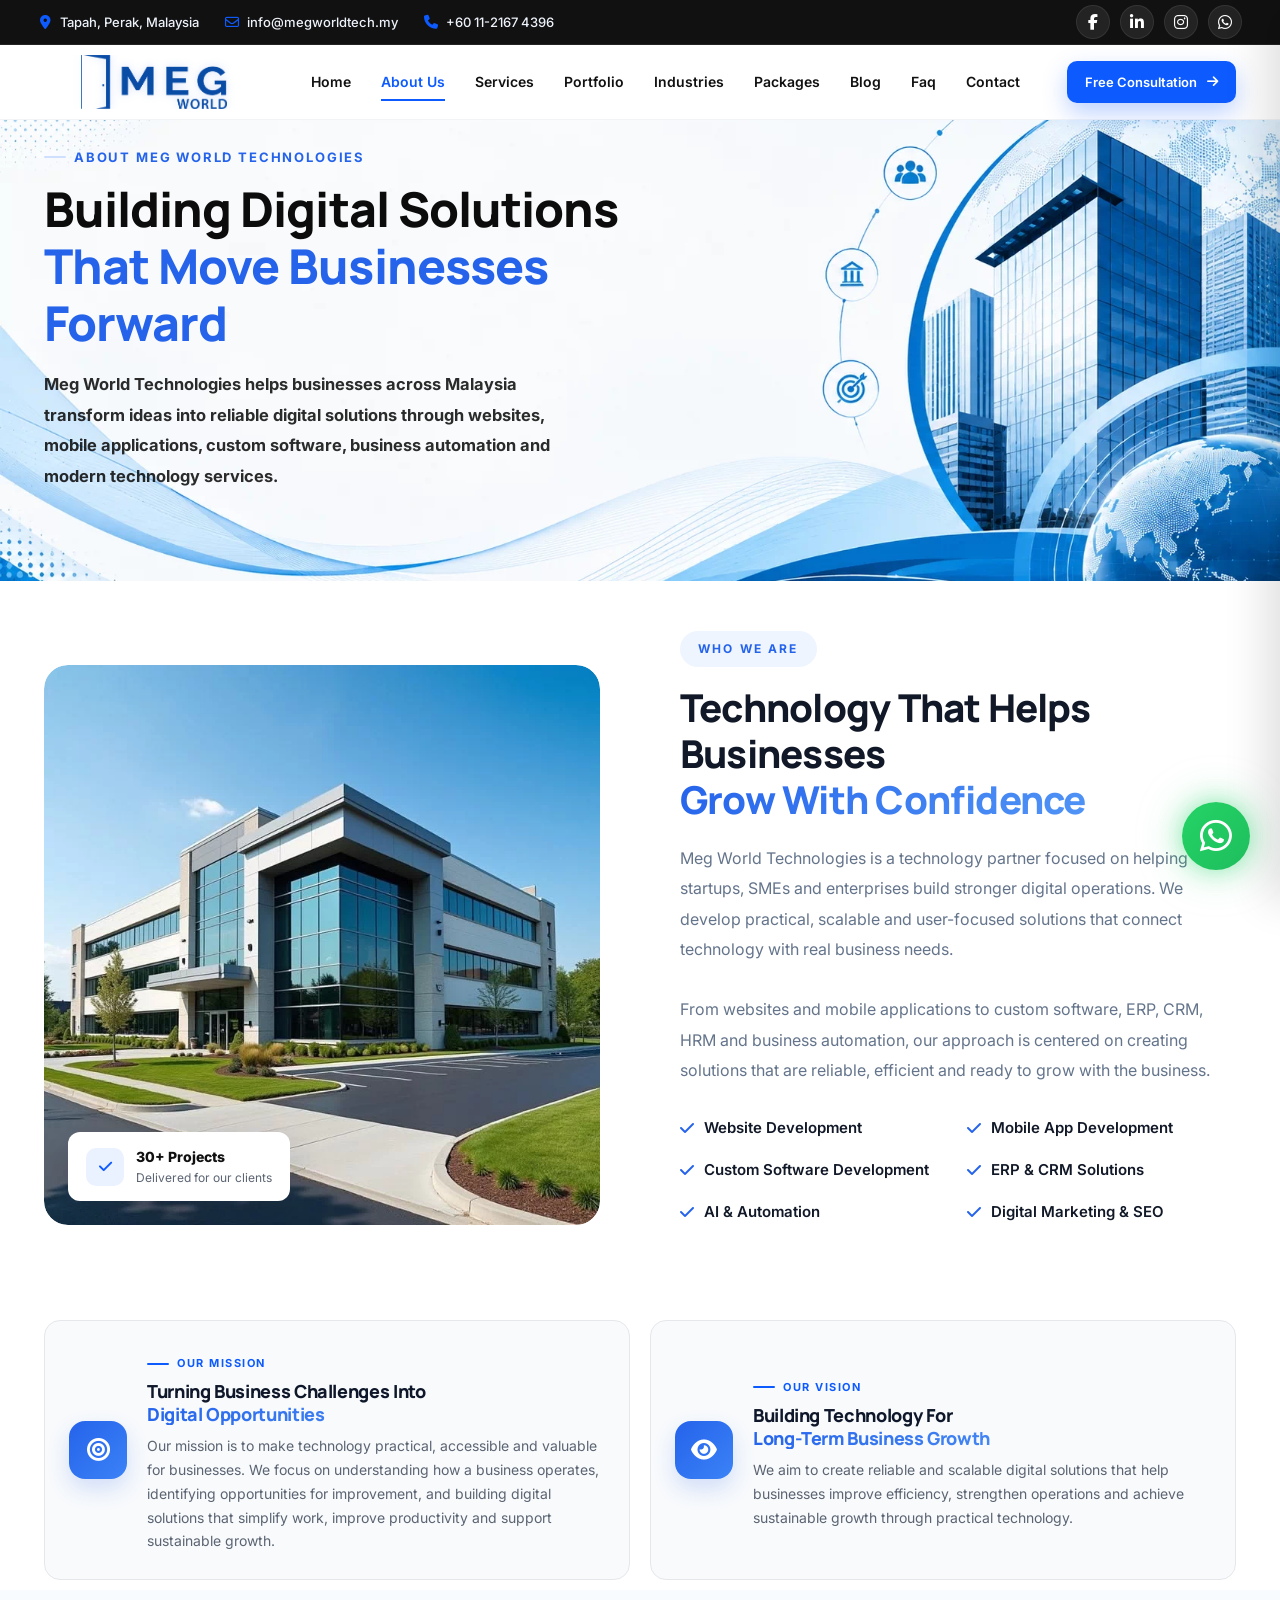
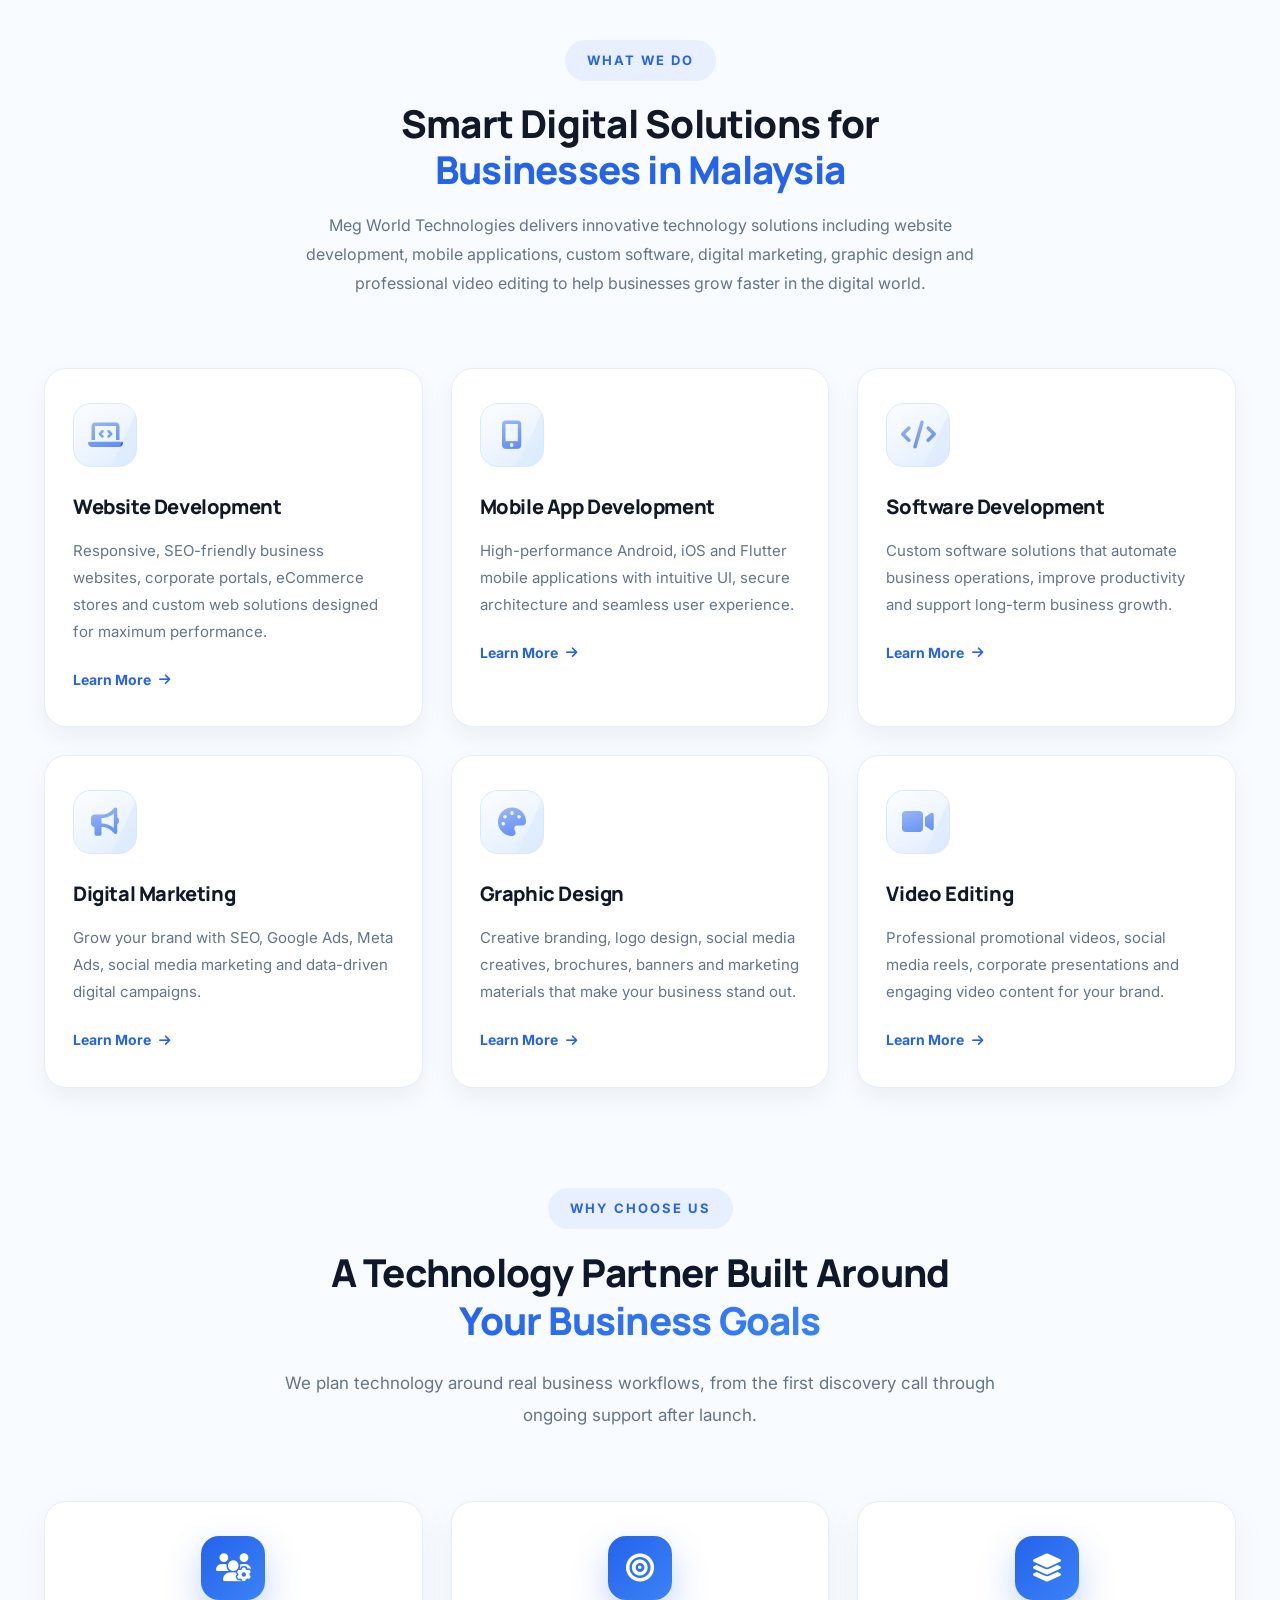
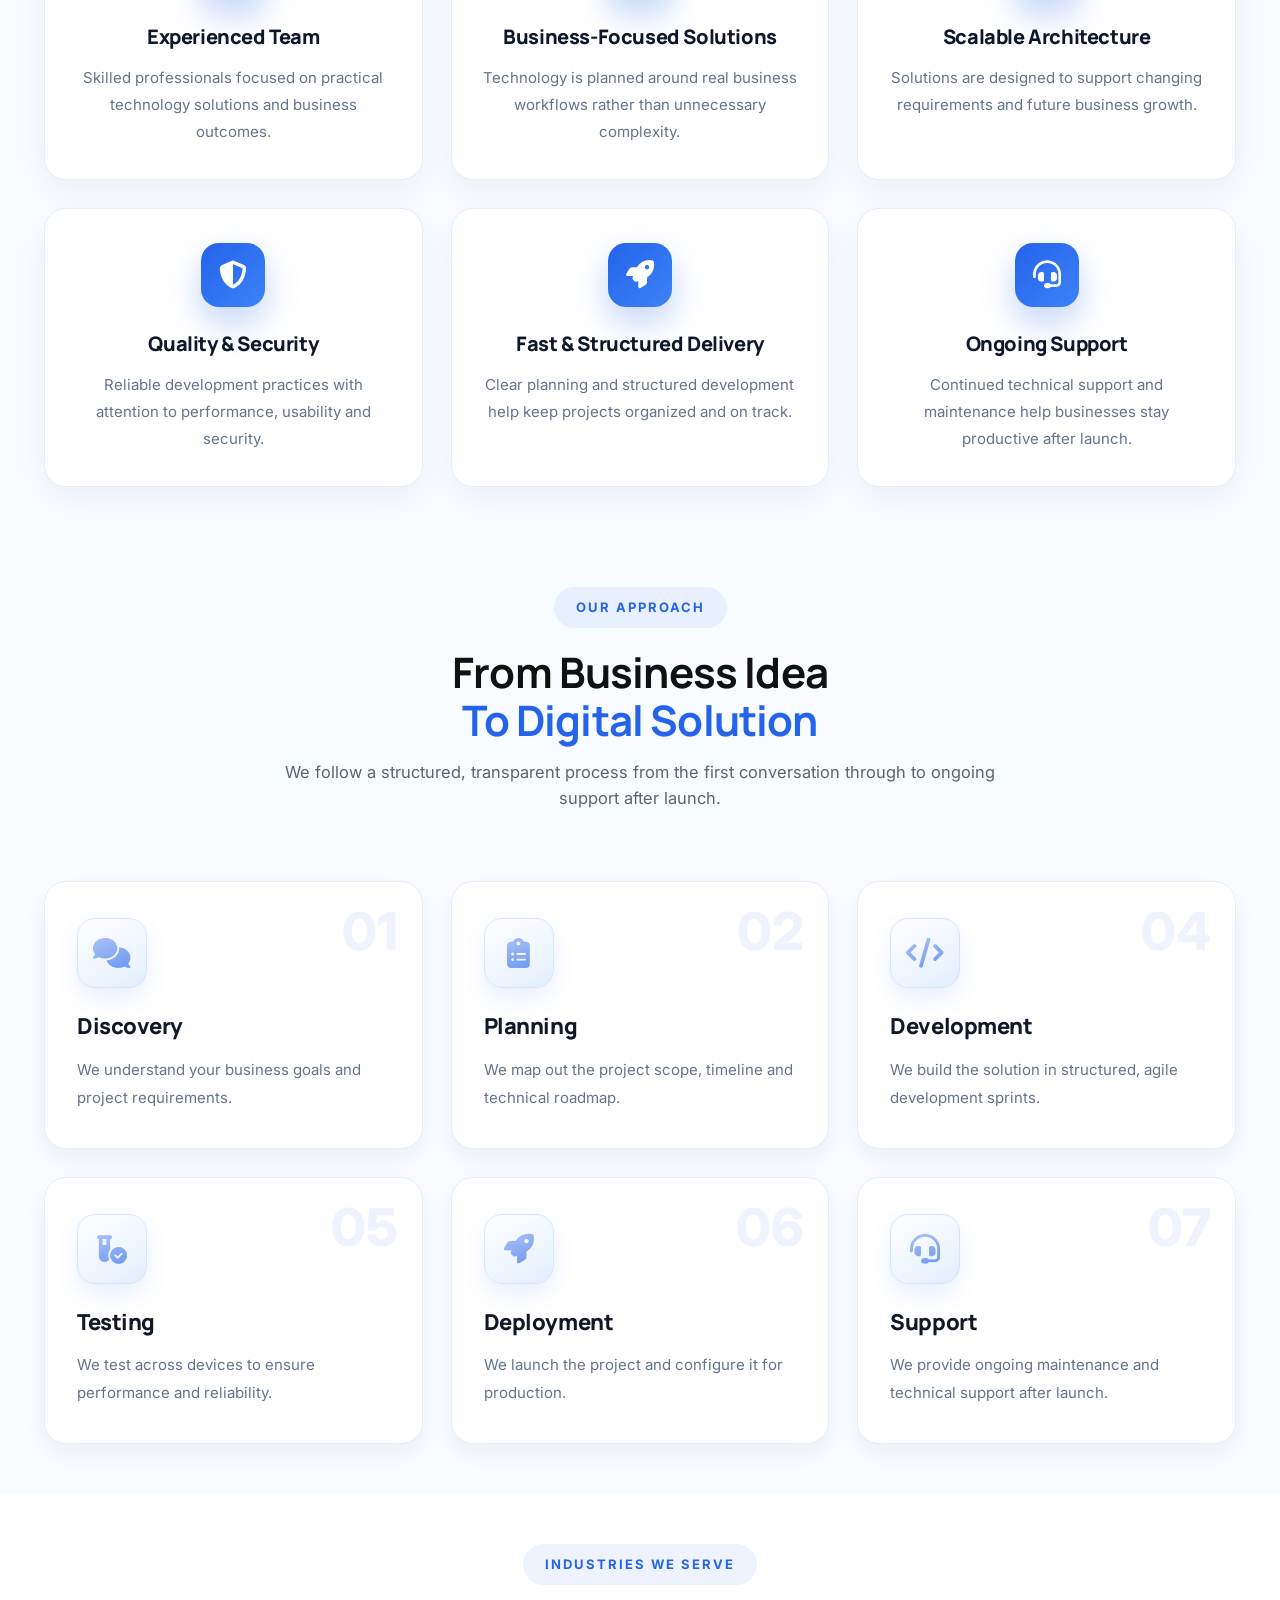
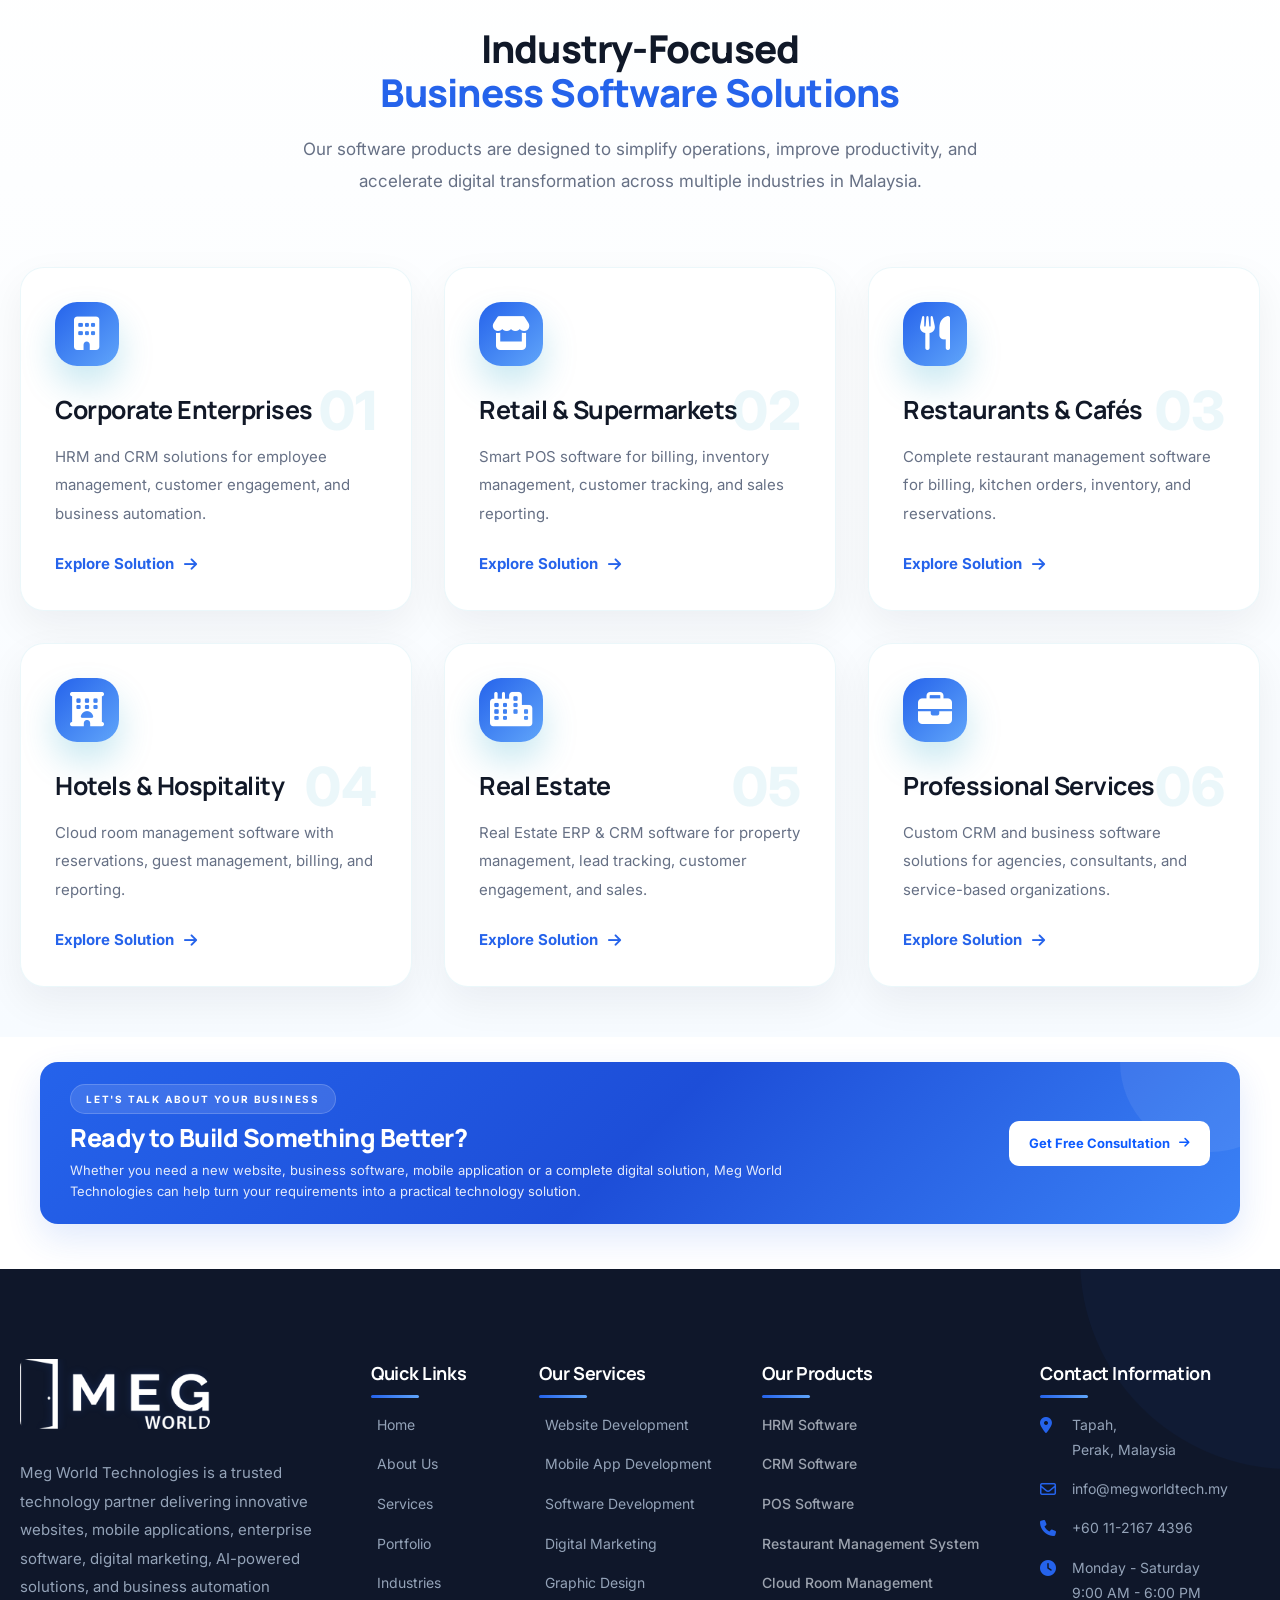
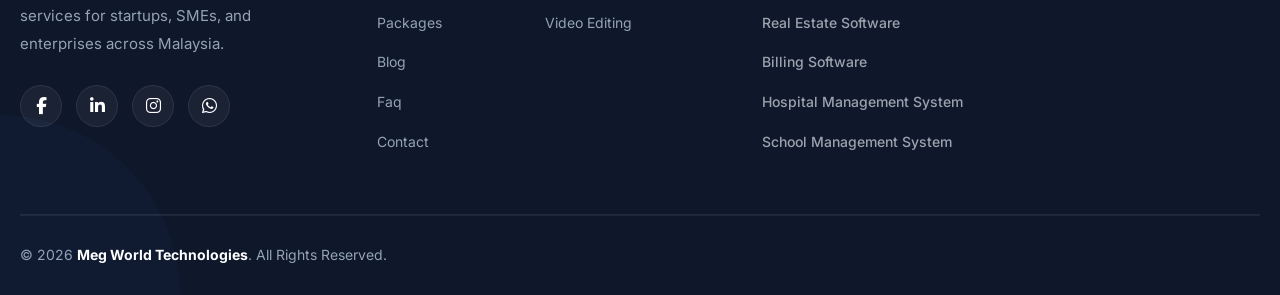
<file: about.html>
<!DOCTYPE html>
<html lang="en">
<head>
<meta charset="UTF-8">
<meta name="viewport" content="width=device-width, initial-scale=1.0">
<title>About Us | Meg World Technologies Malaysia</title>
<meta name="description" content="Meg World Technologies is a software development company serving Malaysia. Learn how our team builds websites, mobile apps, custom software, ERP and CRM solutions for startups, SMEs and enterprises.">
<link rel="preconnect" href="https://fonts.googleapis.com">
<link rel="preconnect" href="https://fonts.gstatic.com" crossorigin>
<link href="https://fonts.googleapis.com/css2?family=Manrope:wght@500;600;700;800&family=Inter:wght@400;500;600;700&display=swap" rel="stylesheet">
<link rel="stylesheet" href="https://cdnjs.cloudflare.com/ajax/libs/font-awesome/6.7.2/css/all.min.css">
<link rel="stylesheet" href="home.css">
<link rel="stylesheet" href="about.css">
<link rel="icon" type="image/png" sizes="50x50" href="assets/sitelogo.webp">
</head>
<body>

<!-- TOP BAR -->
<div class="topbar">
  <div class="container">

    <div class="topbar-left">
      <span>
        <i class="fa-solid fa-location-dot"></i>
        Tapah, Perak, Malaysia
      </span>

      <span>
        <i class="fa-regular fa-envelope"></i>
        info@megworldtech.my
      </span>

      <span>
        <i class="fa-solid fa-phone"></i>
        +60 11-2167 4396
      </span>
    </div>

   <div class="topbar-social">

    <a href="https://www.facebook.com/megworldtechnologies"
       aria-label="Facebook"
       target="_blank"
       rel="noopener noreferrer">
        <i class="fa-brands fa-facebook-f"></i>
    </a>

    <a href="https://in.linkedin.com/company/megworldtechnologies"
       aria-label="LinkedIn"
       target="_blank"
       rel="noopener noreferrer">
        <i class="fa-brands fa-linkedin-in"></i>
    </a>

    <a href="https://www.instagram.com/meg_world_technologies"
       aria-label="Instagram"
       target="_blank"
       rel="noopener noreferrer">
        <i class="fa-brands fa-instagram"></i>
    </a>

    <a href="https://wa.me/601121674396"
       aria-label="WhatsApp"
       target="_blank"
       rel="noopener noreferrer">
        <i class="fa-brands fa-whatsapp"></i>
    </a>

</div>

  </div>
</div>


<!-- HEADER -->
<header>
    <div class="navbar" id="navbar">

        <div class="container nav-inner">

            <!-- LOGO -->
            <a href="index.html" class="logo">
                <div class="logo-mark">
                    <img src="assets/Meg-logo.webp" alt="Meg World Technologies">
                </div>
            </a>

            <!-- NAVIGATION -->
            <ul class="nav-links">

                <li>
                    <a href="index.html" class="nav-link">Home</a>
                </li>

                <li  class="active">
                    <a href="about.html" class="nav-link">About Us</a>
                </li>

                 <li>
                    <a href="services.html" class="nav-link">Services</a>
                </li>

                <li>
                    <a href="portfolio.html" class="nav-link">Portfolio</a>
                </li>

                <li>
                    <a href="industries.html" class="nav-link">Industries</a>
                </li>

                <li>
                    <a href="packages.html" class="nav-link">Packages</a>
                </li>

                <li>
                    <a href="blog.html" class="nav-link">Blog</a>
                </li>
                
                <li>
                    <a href="faq.html" class="nav-link">Faq</a>
                </li>

                <li>
                    <a href="contact.html" class="nav-link">Contact</a>
                </li>

            </ul>

            <!-- RIGHT SIDE -->
            <div class="nav-cta">

                <a href="contact.html" class="btn btn-primary">
                    <span>Free Consultation</span>
                    <i class="fa-solid fa-arrow-right"></i>
                </a>

                <button class="burger" id="burgerBtn" aria-label="Open Menu">
                    <i class="fa-solid fa-bars"></i>
                </button>

            </div>

        </div>

    </div>
</header>

<div class="overlay" id="overlay"></div>

<nav class="mobile-menu" id="mobileMenu">

    <div class="mobile-menu-head">

        <a href="index.html" class="mobile-logo">
            <img src="assets/Meg-logo.webp" alt="Meg World Technologies">
        </a>

        <button class="mobile-menu-close" id="mobileClose" aria-label="Close Menu">
            <i class="fa-solid fa-xmark"></i>
        </button>

    </div>

    <ul class="mobile-nav">

        <li><a href="index.html">Home</a></li>

        <li><a href="about.html">About Us</a></li>

        <li><a href="services.html">Services</a></li>

        <li><a href="portfolio.html">Portfolio</a></li>

        <li><a href="industries.html">Industries</a></li>

        <li><a href="packages.html">Packages</a></li>

        <li><a href="blog.html">Blog</a></li>

        <li><a href="faq.html">Faq</a></li>

        <li><a href="contact.html">Contact</a></li>

    </ul>

    <a href="contact.html" class="btn btn-primary mobile-btn">
        Get Free Consultation
    </a>

</nav>

<!-- ABOUT HERO (static image background — no video) -->
<section class="about-hero">

    <div class="about-hero-overlay"></div>

    <div class="container">

        <div class="about-hero-content">

            <span class="eyebrow eyebrow-light reveal">
                ABOUT MEG WORLD TECHNOLOGIES
            </span>

            <h1 class="reveal">
                Building Digital Solutions
                <span class="accent">That Move Businesses Forward</span>
            </h1>

            <p class="reveal">
                Meg World Technologies helps businesses across Malaysia transform ideas into reliable digital solutions through websites, mobile applications, custom software, business automation and modern technology services.
            </p>

        </div>

    </div>

</section>

<!-- WHO WE ARE -->
<section class="about-v3" id="who-we-are">

    <div class="container">

        <div class="about-v3-grid">

            <!-- LEFT -->

            <div class="about-v3-image reveal">

                <img src="assets/building.webp" alt="Meg World Technologies team working on a client software project">

                <div class="about-v3-badge">
    <span class="about-v3-badge-ic">
        <i class="fa-solid fa-check"></i>
    </span>
    <div>
        <strong>30+ Projects</strong>
        <span>Delivered for our clients</span>
    </div>
</div>

            </div>

            <!-- RIGHT -->

            <div class="about-v3-content reveal">

                <span class="about-v3-tag">
                    WHO WE ARE
                </span>

                <h2>
                    Technology That Helps Businesses
                    <span>Grow With Confidence</span>
                </h2>

                <p>
                    Meg World Technologies is a technology partner focused on helping startups, SMEs and enterprises build stronger digital operations. We develop practical, scalable and user-focused solutions that connect technology with real business needs.
                </p>

                <p>
                    From websites and mobile applications to custom software, ERP, CRM, HRM and business automation, our approach is centered on creating solutions that are reliable, efficient and ready to grow with the business.
                </p>

                <div class="about-v3-list">

                    <div><i class="fa-solid fa-check"></i> Website Development</div>

                    <div><i class="fa-solid fa-check"></i> Mobile App Development</div>

                    <div><i class="fa-solid fa-check"></i> Custom Software Development</div>

                    <div><i class="fa-solid fa-check"></i> ERP &amp; CRM Solutions</div>

                    <div><i class="fa-solid fa-check"></i> AI &amp; Automation</div>

                    <div><i class="fa-solid fa-check"></i> Digital Marketing &amp; SEO</div>

                </div>

            </div>

        </div>

    </div>

</section>

<!-- OUR MISSION -->
<!-- OUR MISSION -->
<section class="mission-section" id="mission">

    <div class="container">

        <div class="mission-grid">

            <!-- MISSION 01 -->
            <div class="mission-card reveal">

                <div class="mission-icon-card">
                    <i class="fa-solid fa-bullseye"></i>
                </div>

                <div class="mission-content">

                    <span class="eyebrow">
                        OUR MISSION
                    </span>

                    <h2>
                        Turning Business Challenges Into
                        <span>Digital Opportunities</span>
                    </h2>

                    <p>
                        Our mission is to make technology practical, accessible and valuable for businesses. We focus on understanding how a business operates, identifying opportunities for improvement, and building digital solutions that simplify work, improve productivity and support sustainable growth.
                    </p>

                </div>

            </div>


            <!-- MISSION 02 -->
            <div class="mission-card reveal">

                <div class="mission-icon-card">
                   <i class="fa-solid fa-eye"></i>
                </div>

                <div class="mission-content">

                    <span class="eyebrow">
                        OUR VISION
                    </span>

                    <h2>
                        Building Technology For
                        <span>Long-Term Business Growth</span>
                    </h2>

                    <p>
                        We aim to create reliable and scalable digital solutions that help businesses improve efficiency, strengthen operations and achieve sustainable growth through practical technology.
                    </p>

                </div>

            </div>

        </div>

    </div>

</section>
<!-- WHAT WE DO -->
<!-- WHAT WE DO -->
<section class="mw-services" id="what-we-do">

    <div class="container">

        <!-- SECTION HEADING -->
        <div class="mw-services-head">

            <span class="section-tag">
                WHAT WE DO
            </span>

            <h2>
                Smart Digital Solutions for <br>
                <span style="color: #2563eb;">
                    Businesses in Malaysia
                </span>
            </h2>

            <p>
                Meg World Technologies delivers innovative technology solutions including website development, mobile applications, custom software, digital marketing, graphic design and professional video editing to help businesses grow faster in the digital world.
            </p>

        </div>


        <!-- SERVICES GRID -->
        <div class="mw-services-grid">


            <!-- 1. WEBSITE DEVELOPMENT -->
            <article class="mw-service-card">

                <div class="mw-service-icon">
                    <i class="fa-solid fa-laptop-code"></i>
                </div>

                <h3>
                    Website Development
                </h3>

                <p>
                    Responsive, SEO-friendly business websites, corporate portals, eCommerce stores and custom web solutions designed for maximum performance.
                </p>

                <a href="services.html" class="mw-service-btn">
                    Learn More
                    <i class="fa-solid fa-arrow-right"></i>
                </a>

            </article>


            <!-- 2. MOBILE APP DEVELOPMENT -->
            <article class="mw-service-card">

                <div class="mw-service-icon">
                    <i class="fa-solid fa-mobile-screen-button"></i>
                </div>

                <h3>
                    Mobile App Development
                </h3>

                <p>
                    High-performance Android, iOS and Flutter mobile applications with intuitive UI, secure architecture and seamless user experience.
                </p>

                <a href="services.html" class="mw-service-btn">
                    Learn More
                    <i class="fa-solid fa-arrow-right"></i>
                </a>

            </article>


            <!-- 3. SOFTWARE DEVELOPMENT -->
            <article class="mw-service-card">

                <div class="mw-service-icon">
                    <i class="fa-solid fa-code"></i>
                </div>

                <h3>
                    Software Development
                </h3>

                <p>
                    Custom software solutions that automate business operations, improve productivity and support long-term business growth.
                </p>

                <a href="services.html" class="mw-service-btn">
                    Learn More
                    <i class="fa-solid fa-arrow-right"></i>
                </a>

            </article>


            <!-- 4. DIGITAL MARKETING -->
            <article class="mw-service-card">

                <div class="mw-service-icon">
                    <i class="fa-solid fa-bullhorn"></i>
                </div>

                <h3>
                    Digital Marketing
                </h3>

                <p>
                    Grow your brand with SEO, Google Ads, Meta Ads, social media marketing and data-driven digital campaigns.
                </p>

                <a href="services.html" class="mw-service-btn">
                    Learn More
                    <i class="fa-solid fa-arrow-right"></i>
                </a>

            </article>


            <!-- 5. GRAPHIC DESIGN -->
            <article class="mw-service-card">

                <div class="mw-service-icon">
                    <i class="fa-solid fa-palette"></i>
                </div>

                <h3>
                    Graphic Design
                </h3>

                <p>
                    Creative branding, logo design, social media creatives, brochures, banners and marketing materials that make your business stand out.
                </p>

                <a href="services.html" class="mw-service-btn">
                    Learn More
                    <i class="fa-solid fa-arrow-right"></i>
                </a>

            </article>


            <!-- 6. VIDEO EDITING -->
            <article class="mw-service-card">

                <div class="mw-service-icon">
                    <i class="fa-solid fa-video"></i>
                </div>

                <h3>
                    Video Editing
                </h3>

                <p>
                    Professional promotional videos, social media reels, corporate presentations and engaging video content for your brand.
                </p>

                <a href="services.html" class="mw-service-btn">
                    Learn More
                    <i class="fa-solid fa-arrow-right"></i>
                </a>

            </article>


        </div>

    </div>

</section>

<!-- WHY CHOOSE US -->
<section class="why-choose" id="why-us">

    <div class="container">

        <div class="why-heading">

            <span class="section-tag">
                WHY CHOOSE US
            </span>

            <h2>
                A Technology Partner Built Around <br>
                <span>Your Business Goals</span>
            </h2>

            <p>
                We plan technology around real business workflows, from the first discovery call through ongoing support after launch.
            </p>

        </div>

        <div class="why-grid">

            <!-- Card 1 -->
            <div class="why-card reveal">
                <div class="why-icon">
                    <i class="fa-solid fa-users-gear"></i>
                </div>
                <div class="why-content">
                    <h3>Experienced Team</h3>
                    <p>
                        Skilled professionals focused on practical technology solutions and business outcomes.
                    </p>
                </div>
            </div>

            <!-- Card 2 -->
            <div class="why-card reveal">
                <div class="why-icon">
                    <i class="fa-solid fa-bullseye"></i>
                </div>
                <div class="why-content">
                    <h3>Business-Focused Solutions</h3>
                    <p>
                        Technology is planned around real business workflows rather than unnecessary complexity.
                    </p>
                </div>
            </div>

            <!-- Card 3 -->
            <div class="why-card reveal">
                <div class="why-icon">
                    <i class="fa-solid fa-layer-group"></i>
                </div>
                <div class="why-content">
                    <h3>Scalable Architecture</h3>
                    <p>
                        Solutions are designed to support changing requirements and future business growth.
                    </p>
                </div>
            </div>

            <!-- Card 4 -->
            <div class="why-card reveal">
                <div class="why-icon">
                    <i class="fa-solid fa-shield-halved"></i>
                </div>
                <div class="why-content">
                    <h3>Quality &amp; Security</h3>
                    <p>
                        Reliable development practices with attention to performance, usability and security.
                    </p>
                </div>
            </div>

            <!-- Card 5 -->
            <div class="why-card reveal">
                <div class="why-icon">
                    <i class="fa-solid fa-rocket"></i>
                </div>
                <div class="why-content">
                    <h3>Fast &amp; Structured Delivery</h3>
                    <p>
                        Clear planning and structured development help keep projects organized and on track.
                    </p>
                </div>
            </div>

            <!-- Card 6 -->
            <div class="why-card reveal">
                <div class="why-icon">
                    <i class="fa-solid fa-headset"></i>
                </div>
                <div class="why-content">
                    <h3>Ongoing Support</h3>
                    <p>
                        Continued technical support and maintenance help businesses stay productive after launch.
                    </p>
                </div>
            </div>

        </div>

    </div>

</section>

<!-- OUR APPROACH -->
<section class="process" id="approach">

    <div class="container">

        <div class="section-head center">

            <span class="section-tag">
                OUR APPROACH
            </span>

            <h2>
                From Business Idea <br>
                <span style="color:#2563eb;">To Digital Solution</span>
            </h2>

            <p>
                We follow a structured, transparent process from the first conversation through to ongoing support after launch.
            </p>

        </div>

        <div class="process-track">

            <!-- Step 01 -->
            <div class="process-card reveal">
                <div class="process-number">01</div>
                <div class="process-icon"><i class="fa-solid fa-comments"></i></div>
                <h3>Discovery</h3>
                <p>We understand your business goals and project requirements.</p>
            </div>

            <!-- Step 02 -->
            <div class="process-card reveal">
                <div class="process-number">02</div>
                <div class="process-icon"><i class="fa-solid fa-clipboard-list"></i></div>
                <h3>Planning</h3>
                <p>We map out the project scope, timeline and technical roadmap.</p>
            </div>

            <!-- Step 04 -->
            <div class="process-card reveal">
                <div class="process-number">04</div>
                <div class="process-icon"><i class="fa-solid fa-code"></i></div>
                <h3>Development</h3>
                <p>We build the solution in structured, agile development sprints.</p>
            </div>

            <!-- Step 05 -->
            <div class="process-card reveal">
                <div class="process-number">05</div>
                <div class="process-icon"><i class="fa-solid fa-vial-circle-check"></i></div>
                <h3>Testing</h3>
                <p>We test across devices to ensure performance and reliability.</p>
            </div>

            <!-- Step 06 -->
            <div class="process-card reveal">
                <div class="process-number">06</div>
                <div class="process-icon"><i class="fa-solid fa-rocket"></i></div>
                <h3>Deployment</h3>
                <p>We launch the project and configure it for production.</p>
            </div>

            <!-- Step 07 -->
            <div class="process-card reveal">
                <div class="process-number">07</div>
                <div class="process-icon"><i class="fa-solid fa-headset"></i></div>
                <h3>Support</h3>
                <p>We provide ongoing maintenance and technical support after launch.</p>
            </div>

        </div>

    </div>

</section>

<!-- INDUSTRIES WE SUPPORT -->
<section id="industries">

    <div class="container">

    <div class="section-head center">

        <span class="section-tag">
            Industries We Serve
        </span>

        <h2>
            Industry-Focused <br>
            <span>Business Software Solutions</span>
        </h2>

        <p>
            Our software products are designed to simplify operations, improve productivity, and accelerate digital transformation across multiple industries in Malaysia.
        </p>

    </div>


    <div class="industries-grid">

        <!-- 01 -->
        <article class="industry-card reveal">

            <div class="industry-icon">
                <i class="fa-solid fa-building"></i>
            </div>

            <div class="industry-content">

                <span class="industry-number">
                    01
                </span>

                <h3>
                    Corporate Enterprises
                </h3>

                <p>
                    HRM and CRM solutions for employee management, customer engagement, and business automation.
                </p>

                <a href="industries.html" class="industry-link">
                    Explore Solution
                    <i class="fa-solid fa-arrow-right"></i>
                </a>

            </div>

        </article>


        <!-- 02 -->
        <article class="industry-card reveal">

            <div class="industry-icon">
                <i class="fa-solid fa-store"></i>
            </div>

            <div class="industry-content">

                <span class="industry-number">
                    02
                </span>

                <h3>
                    Retail &amp; Supermarkets
                </h3>

                <p>
                    Smart POS software for billing, inventory management, customer tracking, and sales reporting.
                </p>

                 <a href="industries.html" class="industry-link">
                    Explore Solution
                    <i class="fa-solid fa-arrow-right"></i>
                </a>

            </div>

        </article>


        <!-- 03 -->
        <article class="industry-card reveal">

            <div class="industry-icon">
                <i class="fa-solid fa-utensils"></i>
            </div>

            <div class="industry-content">

                <span class="industry-number">
                    03
                </span>

                <h3>
                    Restaurants &amp; Cafés
                </h3>

                <p>
                    Complete restaurant management software for billing, kitchen orders, inventory, and reservations.
                </p>

                 <a href="industries.html" class="industry-link">
                    Explore Solution
                    <i class="fa-solid fa-arrow-right"></i>
                </a>

            </div>

        </article>


        <!-- 04 -->
        <article class="industry-card reveal">

            <div class="industry-icon">
                <i class="fa-solid fa-hotel"></i>
            </div>

            <div class="industry-content">

                <span class="industry-number">
                    04
                </span>

                <h3>
                    Hotels &amp; Hospitality
                </h3>

                <p>
                    Cloud room management software with reservations, guest management, billing, and reporting.
                </p>

                 <a href="industries.html" class="industry-link">
                    Explore Solution
                    <i class="fa-solid fa-arrow-right"></i>
                </a>

            </div>

        </article>


        <!-- 05 -->
        <article class="industry-card reveal">

            <div class="industry-icon">
                <i class="fa-solid fa-city"></i>
            </div>

            <div class="industry-content">

                <span class="industry-number">
                    05
                </span>

                <h3>
                    Real Estate
                </h3>

                <p>
                    Real Estate ERP &amp; CRM software for property management, lead tracking, customer engagement, and sales.
                </p>

                 <a href="industries.html" class="industry-link">
                    Explore Solution
                    <i class="fa-solid fa-arrow-right"></i>
                </a>

            </div>

        </article>


        <!-- 06 -->
        <article class="industry-card reveal">

            <div class="industry-icon">
                <i class="fa-solid fa-briefcase"></i>
            </div>

            <div class="industry-content">

                <span class="industry-number">
                    06
                </span>

                <h3>
                    Professional Services
                </h3>

                <p>
                    Custom CRM and business software solutions for agencies, consultants, and service-based organizations.
                </p>

                 <a href="industries.html" class="industry-link">
                    Explore Solution
                    <i class="fa-solid fa-arrow-right"></i>
                </a>

            </div>

        </article>

    </div>

</div>

</section>

<!-- CTA -->
<section class="cta-section">

    <div class="container">

        <div class="cta-banner">

            <div class="cta-content">

                <span class="section-tag">
                    LET'S TALK ABOUT YOUR BUSINESS
                </span>

                <h2>
                    Ready to Build Something Better?
                </h2>

                <p>
                    Whether you need a new website, business software, mobile application or a complete digital solution, Meg World Technologies can help turn your requirements into a practical technology solution.
                </p>

            </div>

            <div class="cta-right">

                <a href="contact.html" class="btn btn-white">

                    <span>Get Free Consultation</span>

                    <i class="fa-solid fa-arrow-right"></i>

                </a>

            </div>

        </div>

    </div>

</section>

<!-- FLOATING WHATSAPP -->
<a href="https://wa.me/601121674396?text=Hello%20Meg%20World%20Technologies,%20I%20need%20more%20information."
   class="wa-float"
   target="_blank"
   aria-label="WhatsApp">
    <i class="fa-brands fa-whatsapp"></i>
</a>

<!-- FOOTER -->

<footer id="contact">

    <div class="container">

        <div class="footer-top">

            <!--==================================================
            ABOUT
            ==================================================-->

            <div class="footer-about">

                <a href="index.html" class="footer-logo">

                    <img src="assets/logo.webp" alt="Meg World Technologies">

                </a>

                <p>
                    Meg World Technologies is a trusted technology partner delivering
                    innovative websites, mobile applications, enterprise software,
                    digital marketing, AI-powered solutions, and business automation
                    services for startups, SMEs, and enterprises across Malaysia.
                </p>

               <div class="footer-social">

                    <a href="https://www.facebook.com/megworldtechnologies" aria-label="Facebook">
                        <i class="fa-brands fa-facebook-f"></i>
                    </a>

                    <a href="https://in.linkedin.com/company/megworldtechnologies" aria-label="LinkedIn">
                        <i class="fa-brands fa-linkedin-in"></i>
                    </a>

                    <a href="https://www.instagram.com/meg_world_technologies" aria-label="Instagram">
                        <i class="fa-brands fa-instagram"></i>
                    </a>

                    <a href="https://wa.me/601121674396" aria-label="WhatsApp">
                        <i class="fa-brands fa-whatsapp"></i>
                    </a>

                </div>

            </div>


            <!--==================================================
            QUICK LINKS — SAME AS HEADER
            ==================================================-->

            <div class="footer-links">

                <h4>Quick Links</h4>

                <ul>

                    <li>
                        <a href="index.html">Home</a>
                    </li>

                    <li>
                        <a href="about.html">About Us</a>
                    </li>

                    <li>
                        <a href="services.html">Services</a>
                    </li>

                    <li>
                        <a href="portfolio.html">Portfolio</a>
                    </li>

                    <li>
                        <a href="industries.html">Industries</a>
                    </li>

                    <li>
                        <a href="packages.html">Packages</a>
                    </li>

                    <li>
                        <a href="blog.html">Blog</a>
                    </li>

                    <li>
                        <a href="faq.html">Faq</a>
                    </li>

                    <li>
                        <a href="contact.html">Contact</a>
                    </li>

                </ul>

            </div>


            <!--==================================================
            SERVICES
            ==================================================-->

            <div class="footer-links">

                <h4>Our Services</h4>

                <ul>

                    <li>
                        <a href="services.html">Website Development</a>
                    </li>

                    <li>
                        <a href="services.html">Mobile App Development</a>
                    </li>

                    <li>
                        <a href="services.html">Software Development</a>
                    </li>

                    <li>
                        <a href="services.html">Digital Marketing</a>
                    </li>

                    <li>
                        <a href="services.html">Graphic Design</a>
                    </li>

                    <li>
                        <a href="services.html">Video Editing</a>
                    </li>

                </ul>

            </div>


            <!--==================================================
            PRODUCTS
            ==================================================-->

<!-- ==================================================
     PRODUCTS
     ================================================== -->

<div class="footer-links">

    <h4>Our Products</h4>

    <ul class="footer-products">

        <li>
            <span>HRM Software</span>
        </li>

        <li>
            <span>CRM Software</span>
        </li>

        <li>
            <span>POS Software</span>
        </li>

        <li>
            <span>Restaurant Management System</span>
        </li>

        <li>
            <span>Cloud Room Management</span>
        </li>

        <li>
            <span>Real Estate Software</span>
        </li>

        <li>
            <span>Billing Software</span>
        </li>

        <li>
            <span>Hospital Management System</span>
        </li>

        <li>
            <span>School Management System</span>
        </li>

    </ul>

</div>


            <!--==================================================
            CONTACT INFORMATION
            ==================================================-->

            <div class="footer-links">

                <h4>Contact Information</h4>

                <ul class="footer-contact">

                    <li>

                        <i class="fa-solid fa-location-dot"></i>

                        <span>
                            Tapah,<br>
                            Perak, Malaysia
                        </span>

                    </li>

                    <li>

                        <i class="fa-regular fa-envelope"></i>

                        <span>
                            info@megworldtech.my
                        </span>

                    </li>

                    <li>

                        <i class="fa-solid fa-phone"></i>

                        <span>
                            +60 11-2167 4396
                        </span>

                    </li>

                    <li>

                        <i class="fa-solid fa-clock"></i>

                        <span>
                            Monday - Saturday<br>
                            9:00 AM - 6:00 PM
                        </span>

                    </li>

                </ul>

            </div>

        </div>


        <!--==================================================
        FOOTER BOTTOM
        ==================================================-->

        <div class="footer-bottom">

            <div class="footer-copy">

                © 2026
                <strong>Meg World Technologies</strong>.
                All Rights Reserved.

            </div>

            <div class="footer-bottom-links">

                <a href="privacy-policy.html">
                    Privacy Policy
                </a>

                <a href="terms-conditions.html">
                    Terms &amp; Conditions
                </a>

                <a href="sitemap.html">
                    Sitemap
                </a>

            </div>

        </div>

    </div>

</footer>

<script src="about.js"></script>
</body>
</html>
</file>
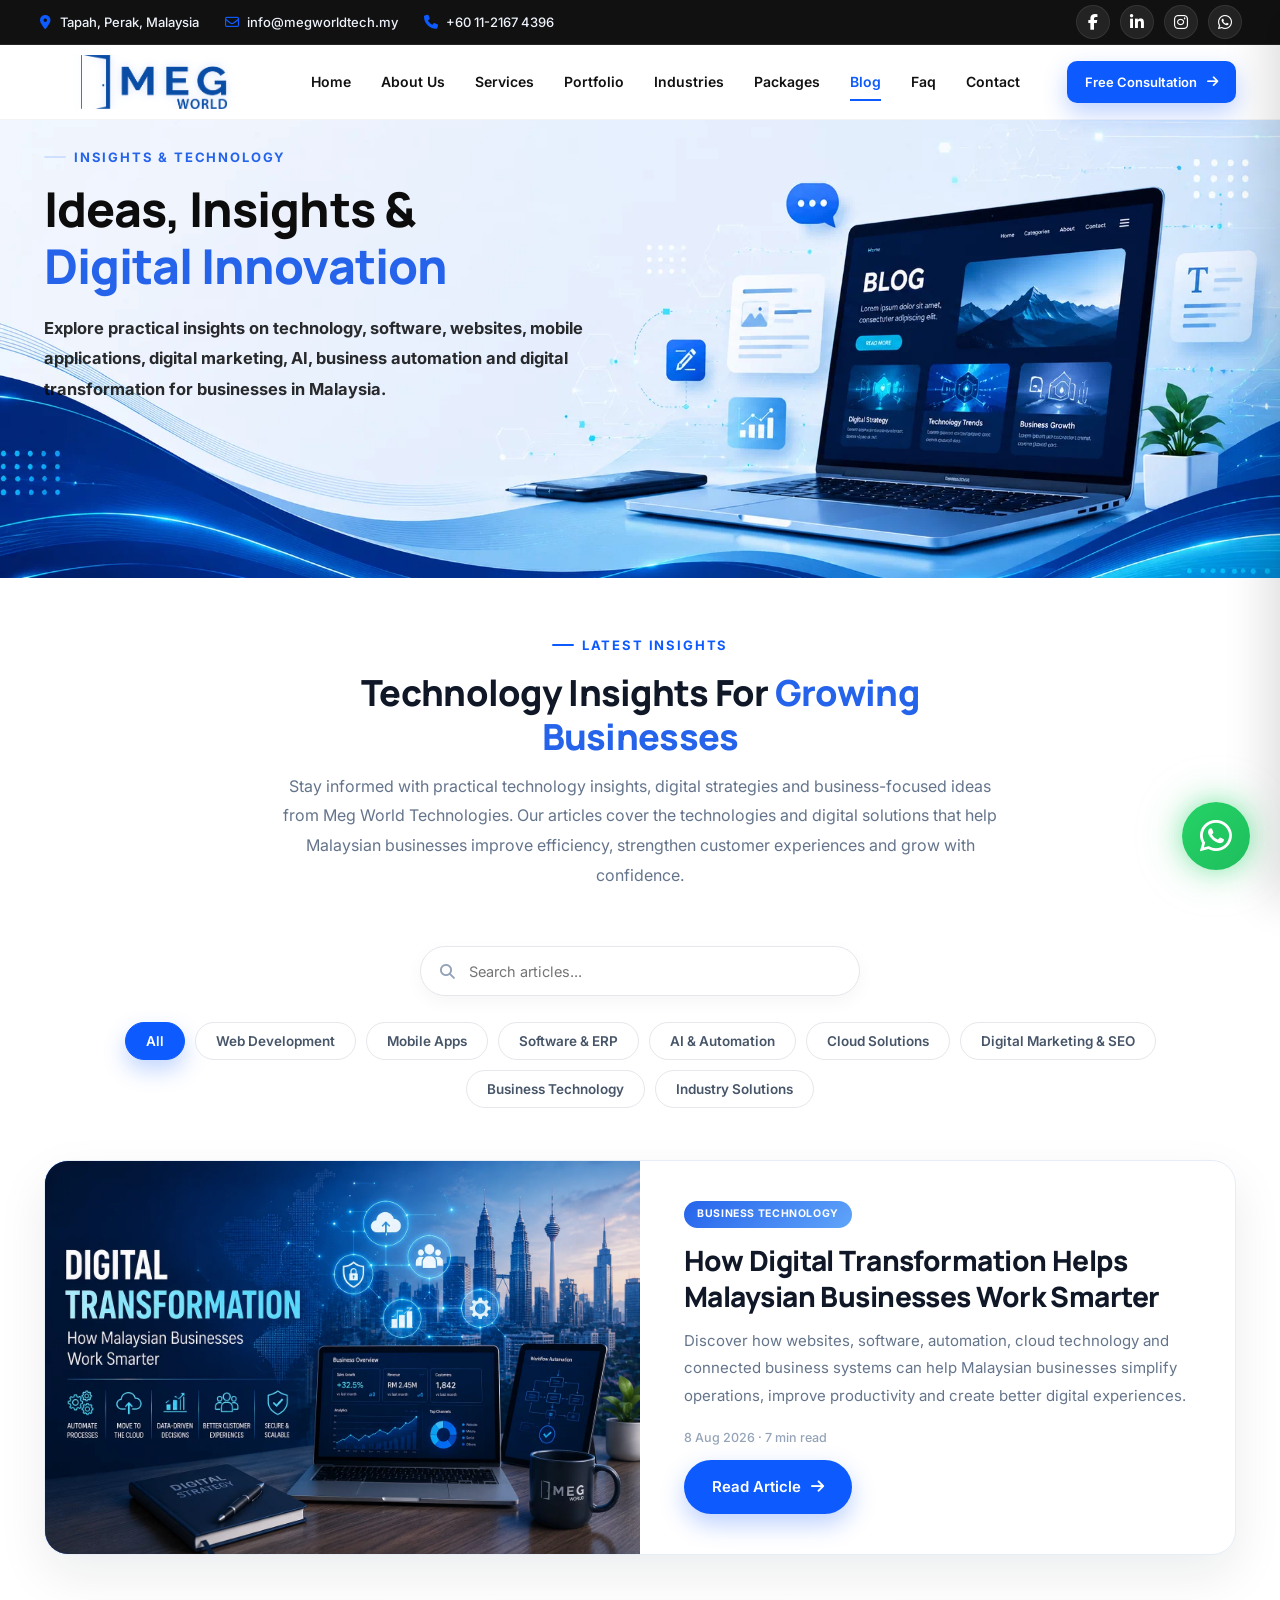
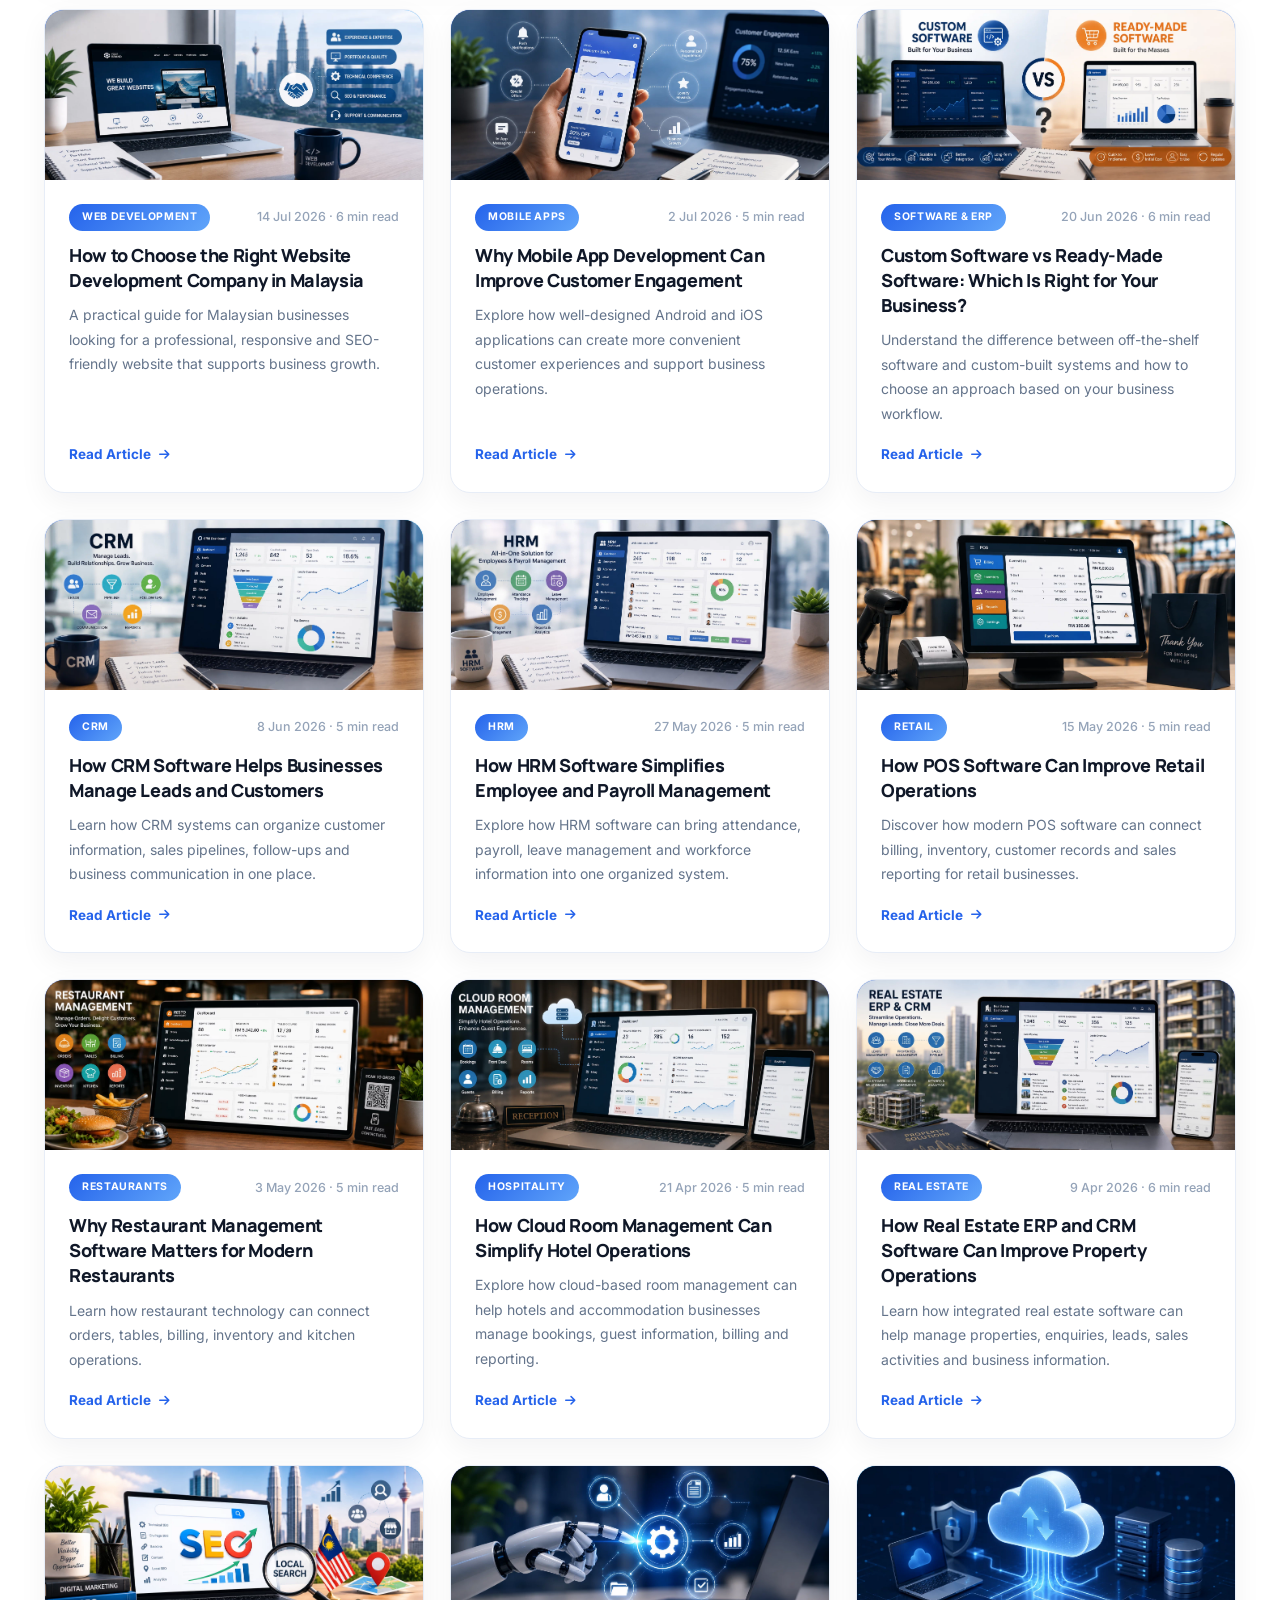
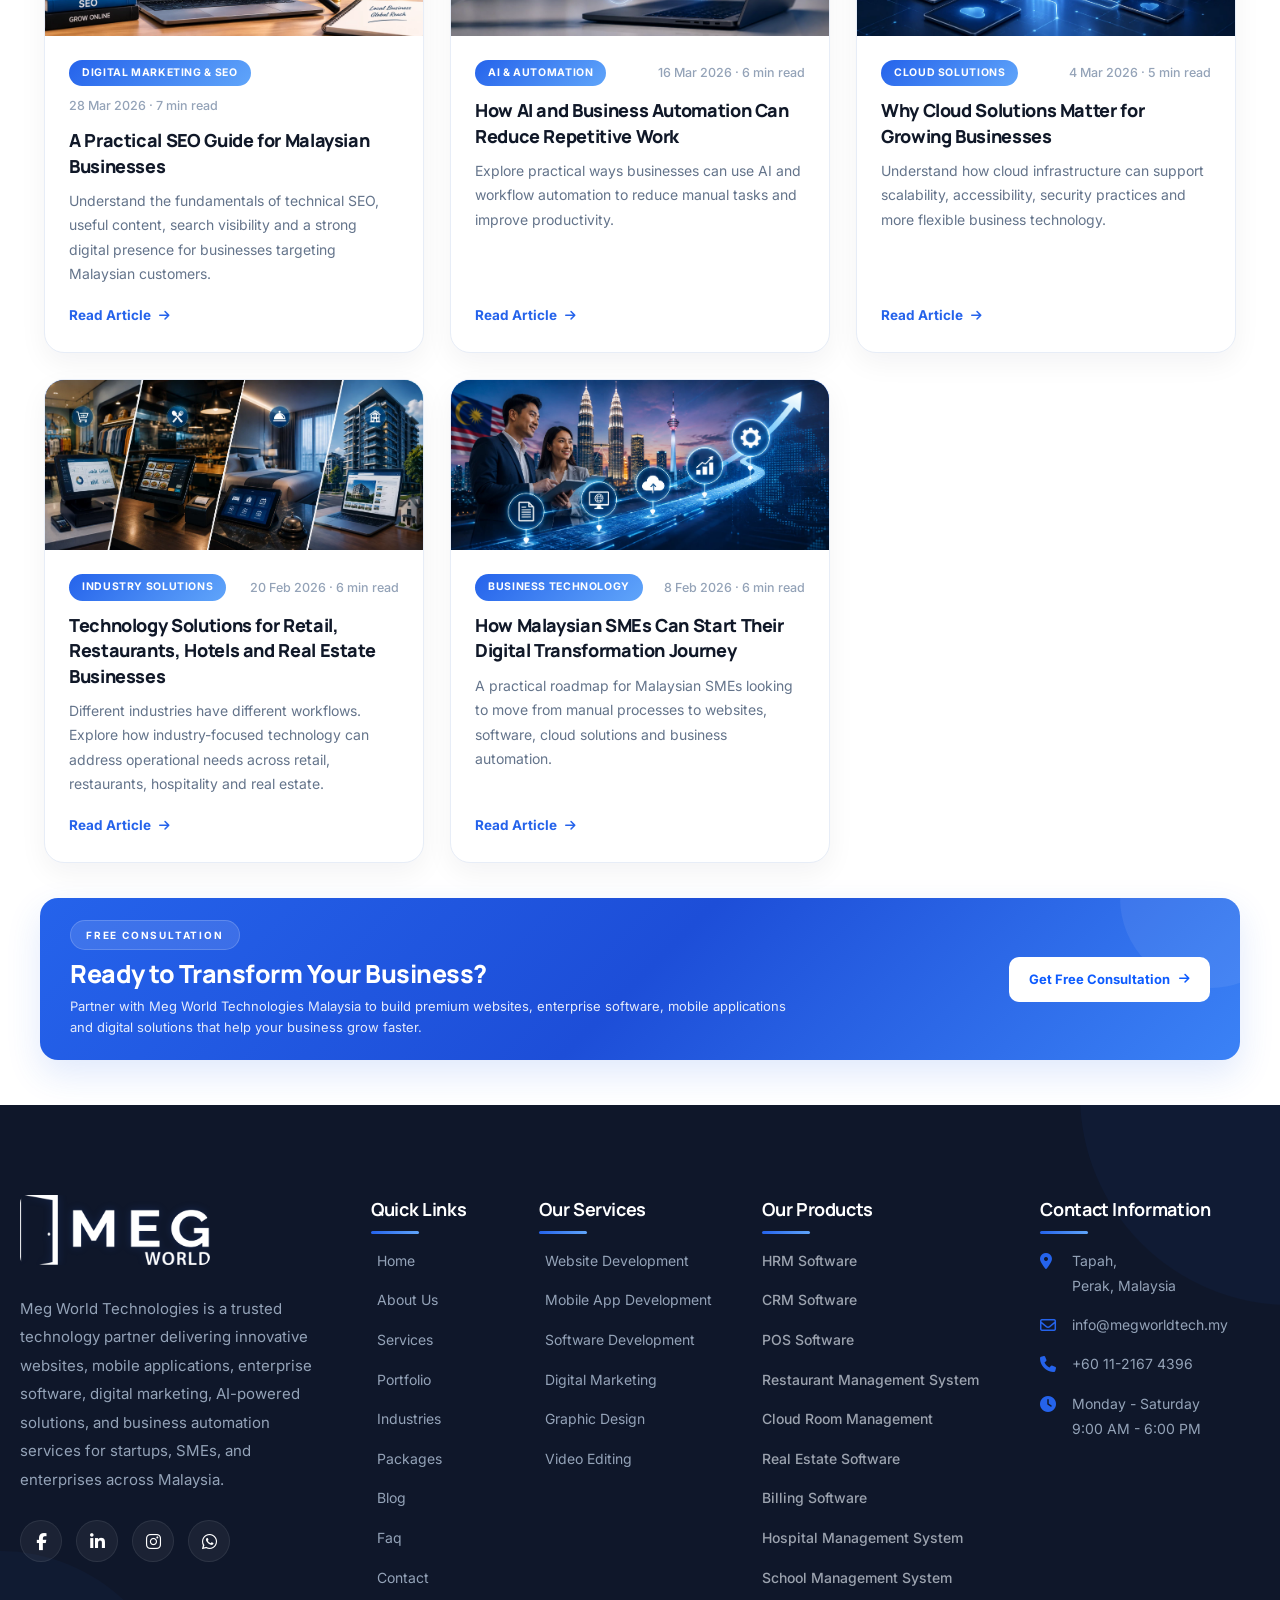
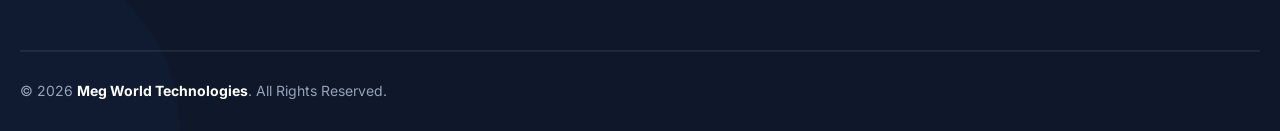
<file: blog.html>
<!DOCTYPE html>
<html lang="en">
<head>
<meta charset="UTF-8">
<meta name="viewport" content="width=device-width, initial-scale=1.0">
<title>Technology Blog | Software, Web, AI & Digital Insights Malaysia | Meg World Technologies</title>
<meta name="description" content="Read practical insights on website development, mobile apps, custom software, ERP, CRM, AI, cloud solutions, digital marketing and business technology for Malaysian businesses.">
<link rel="preconnect" href="https://fonts.googleapis.com">
<link rel="preconnect" href="https://fonts.gstatic.com" crossorigin>
<link href="https://fonts.googleapis.com/css2?family=Manrope:wght@500;600;700;800&family=Inter:wght@400;500;600;700&display=swap" rel="stylesheet">
<link rel="stylesheet" href="https://cdnjs.cloudflare.com/ajax/libs/font-awesome/6.7.2/css/all.min.css">
<link rel="stylesheet" href="home.css">
<link rel="stylesheet" href="blog.css">
<link rel="icon" type="image/png" sizes="50x50" href="assets/sitelogo.webp">
<script type="application/ld+json">
{
  "@context": "https://schema.org",
  "@type": "Blog",
  "name": "Meg World Technologies Blog",
  "description": "Insights on website development, mobile apps, custom software, ERP, CRM, AI, cloud solutions and digital marketing for Malaysian businesses.",
  "publisher": {
    "@type": "Organization",
    "name": "Meg World Technologies"
  }
}
</script>
</head>
<body>



<!-- TOP BAR -->
<div class="topbar">
  <div class="container">

    <div class="topbar-left">
      <span>
        <i class="fa-solid fa-location-dot"></i>
        Tapah, Perak, Malaysia
      </span>

      <span>
        <i class="fa-regular fa-envelope"></i>
        info@megworldtech.my
      </span>

      <span>
        <i class="fa-solid fa-phone"></i>
        +60 11-2167 4396
      </span>
    </div>

   <div class="topbar-social">

    <a href="https://www.facebook.com/megworldtechnologies"
       aria-label="Facebook"
       target="_blank"
       rel="noopener noreferrer">
        <i class="fa-brands fa-facebook-f"></i>
    </a>

    <a href="https://in.linkedin.com/company/megworldtechnologies"
       aria-label="LinkedIn"
       target="_blank"
       rel="noopener noreferrer">
        <i class="fa-brands fa-linkedin-in"></i>
    </a>

    <a href="https://www.instagram.com/meg_world_technologies"
       aria-label="Instagram"
       target="_blank"
       rel="noopener noreferrer">
        <i class="fa-brands fa-instagram"></i>
    </a>

    <a href="https://wa.me/601121674396"
       aria-label="WhatsApp"
       target="_blank"
       rel="noopener noreferrer">
        <i class="fa-brands fa-whatsapp"></i>
    </a>

</div>

  </div>
</div>

<!-- HEADER -->
<header>
    <div class="navbar" id="navbar">

        <div class="container nav-inner">

            <!-- LOGO -->
            <a href="index.html" class="logo">
                <div class="logo-mark">
                    <img src="assets/Meg-logo.webp" alt="Meg World Technologies">
                </div>
            </a>

            <!-- NAVIGATION -->
            <ul class="nav-links">

                <li >
                    <a href="index.html" class="nav-link">Home</a>
                </li>

                <li>
                    <a href="about.html" class="nav-link">About Us</a>
                </li>

                 <li>
                    <a href="services.html" class="nav-link">Services</a>
                </li>

                <li>
                    <a href="portfolio.html" class="nav-link">Portfolio</a>
                </li>

                <li>
                    <a href="industries.html" class="nav-link">Industries</a>
                </li>

                <li>
                    <a href="packages.html" class="nav-link">Packages</a>
                </li>

                <li  class="active">
                    <a href="blog.html" class="nav-link">Blog</a>
                </li>
                
                <li>
                    <a href="faq.html" class="nav-link">Faq</a>
                </li>

                <li>
                    <a href="contact.html" class="nav-link">Contact</a>
                </li>

            </ul>

            <!-- RIGHT SIDE -->
            <div class="nav-cta">

                <a href="contact.html" class="btn btn-primary">
                    <span>Free Consultation</span>
                    <i class="fa-solid fa-arrow-right"></i>
                </a>

                <button class="burger" id="burgerBtn" aria-label="Open Menu">
                    <i class="fa-solid fa-bars"></i>
                </button>

            </div>

        </div>

    </div>
</header>

<div class="overlay" id="overlay"></div>

<nav class="mobile-menu" id="mobileMenu">

    <div class="mobile-menu-head">

        <a href="index.html" class="mobile-logo">
            <img src="assets/Meg-logo.webp" alt="Meg World Technologies">
        </a>

        <button class="mobile-menu-close" id="mobileClose" aria-label="Close Menu">
            <i class="fa-solid fa-xmark"></i>
        </button>

    </div>

    <ul class="mobile-nav">

        <li><a href="index.html">Home</a></li>

        <li><a href="about.html">About Us</a></li>

        <li><a href="services.html">Services</a></li>

        <li><a href="portfolio.html">Portfolio</a></li>

        <li><a href="industries.html">Industries</a></li>

        <li><a href="packages.html">Packages</a></li>

        <li><a href="blog.html">Blog</a></li>

        <li><a href="faq.html">Faq</a></li>

        <li><a href="contact.html">Contact</a></li>

    </ul>

    <a href="contact.html" class="btn btn-primary mobile-btn">
        Get Free Consultation
    </a>

</nav>

<!-- ===== BLOG HERO ===== -->
<section class="blog-hero">
  <div class="container">

    <div class="blog-hero-content">
      <span class="eyebrow">INSIGHTS &amp; TECHNOLOGY</span>
      <h1>Ideas, Insights &amp; <span class="accent">Digital Innovation</span></h1>
      <p>Explore practical insights on technology, software, websites, mobile applications, digital marketing, AI, business automation and digital transformation for businesses in Malaysia.</p>
    </div>

  </div>
</section>

<!-- ===== LISTING VIEW ===== -->
<div id="listingView">

  <!-- ===== BLOG INTRO ===== -->
  <section class="blog-intro">
    <div class="container">
      <div class="blog-intro-head">
        <span class="eyebrow blog-eyebrow">LATEST INSIGHTS</span>
        <h2>Technology Insights For <span>Growing Businesses</span></h2>
        <p>Stay informed with practical technology insights, digital strategies and business-focused ideas from Meg World Technologies. Our articles cover the technologies and digital solutions that help Malaysian businesses improve efficiency, strengthen customer experiences and grow with confidence.</p>
      </div>
    </div>
  </section>

  <!-- ===== BLOG SEARCH + CATEGORIES ===== -->
  <section class="blog-toolbar">
    <div class="container">

      <div class="blog-search">
        <i class="fa-solid fa-magnifying-glass"></i>
        <input type="text" id="blogSearch" placeholder="Search articles..." aria-label="Search articles">
      </div>

      <div class="blog-cat-filters" id="catFilters" role="tablist" aria-label="Filter articles by category">
        <!-- populated by blog.js -->
      </div>

    </div>
  </section>

  <!-- ===== FEATURED ARTICLE ===== -->
  <section class="featured-section">
    <div class="container">
      <div id="featuredArticle">
        <!-- populated by blog.js -->
      </div>
    </div>
  </section>

  <!-- ===== BLOG GRID ===== -->
  <section class="blog-grid-section">
    <div class="container">

      <div class="blog-grid" id="blogGrid">
        <!-- populated by blog.js -->
      </div>

      <p class="no-results" id="noResults" hidden>No articles found matching your search.</p>

    </div>
  </section>

  <!-- ===== BLOG CTA ===== -->
<section class="cta-section">

    <div class="container">

        <div class="cta-banner">

            <!-- Content -->

            <div class="cta-content">

                <span class="section-tag">
                    FREE CONSULTATION
                </span>

                <h2>
                    Ready to Transform Your Business?
                </h2>

                <p>
                    Partner with Meg World Technologies Malaysia to build premium websites, enterprise software, mobile applications and digital solutions that help your business grow faster.
                </p>

            </div>

            <!-- Button -->

            <div class="cta-right">

                <a href="contact.html" class="btn btn-white">

                    <span>Get Free Consultation</span>

                    <i class="fa-solid fa-arrow-right"></i>

                </a>

            </div>

        </div>

    </div>

</section>

</div>
<!-- /#listingView -->

<!-- ===== ARTICLE VIEW ===== -->
<section class="article-view" id="articleView" hidden>
  <div class="container">

    <nav class="blog-breadcrumb" style="color:#94a3b8;margin-bottom:18px;" aria-label="Breadcrumb">
      <a href="index.html" style="color:#94a3b8;">Home</a>
      <span class="sep">/</span>
      <a href="blog.html" onclick="location.hash='';" style="color:#94a3b8;">Blog</a>
      <span class="sep">/</span>
      <span class="current" id="breadcrumbCurrent" style="color:#101828;">Article</span>
    </nav>

    <a href="blog.html" class="article-back" onclick="location.hash='';">
      <i class="fa-solid fa-arrow-left"></i>
      Back to Blog
    </a>

    <div class="article-header">
      <span class="article-category" id="articleCategory">Category</span>
      <h1 id="articleTitle">Article Title</h1>
      <div class="article-meta-row">
        <span id="articleMetaDate">Date</span>
        <span class="dot">&middot;</span>
        <span id="articleMetaRead">Read time</span>
      </div>
    </div>

    <div class="article-hero-media" id="articleHeroMedia" aria-hidden="true"></div>

    <div class="article-content-wrap">
      <p class="article-intro" id="articleIntro">Intro</p>
      <div class="article-body" id="articleBody"></div>
      <div class="article-internal-link" id="articleInternalLink"></div>
    </div>

  </div>

  <!-- ===== RELATED ARTICLES ===== -->
  <div class="related-section container">
    <div class="section-head">
      <p class="eyebrow" style="justify-content:center;display:flex;">RELATED ARTICLES</p>
      <h2>You Might Also Like</h2>
    </div>
    <div class="related-grid" id="relatedGrid">
      <!-- populated by blog.js -->
    </div>
  </div>

  <!-- CTA repeated in article view -->
  <section class="blog-cta-section">
    <div class="container">
      <div class="blog-cta-banner">
        <span class="section-tag">HAVE A PROJECT IN MIND?</span>
        <h2>Let&rsquo;s Turn Your <span>Ideas Into Reality</span></h2>
        <p>Have a technology project or business challenge you want to discuss? Tell us what you are looking to build, improve or automate.</p>
        <div class="blog-cta-actions">
          <a href="contact.html" class="btn btn-white">
            Get Free Consultation
            <i class="fa-solid fa-arrow-right"></i>
          </a>
          <a href="contact.html" class="btn btn-outline">
            Contact Us
            <i class="fa-solid fa-arrow-right"></i>
          </a>
        </div>
      </div>
    </div>
  </section>

</section>
<!-- /#articleView -->

<!--==================================================
FLOATING WHATSAPP
==================================================-->

<a href="https://wa.me/601121674396?text=Hello%20Meg%20World%20Technologies,%20I%20need%20more%20information."
   class="wa-float"
   target="_blank"
   aria-label="WhatsApp">

    <i class="fa-brands fa-whatsapp"></i>

</a>

<!-- FOOTER -->


<footer id="contact">

    <div class="container">

        <div class="footer-top">

            <!--==================================================
            ABOUT
            ==================================================-->

            <div class="footer-about">

                <a href="index.html" class="footer-logo">

                    <img src="assets/logo.webp" alt="Meg World Technologies">

                </a>

                <p>
                    Meg World Technologies is a trusted technology partner delivering
                    innovative websites, mobile applications, enterprise software,
                    digital marketing, AI-powered solutions, and business automation
                    services for startups, SMEs, and enterprises across Malaysia.
                </p>

               <div class="footer-social">

                    <a href="https://www.facebook.com/megworldtechnologies" aria-label="Facebook">
                        <i class="fa-brands fa-facebook-f"></i>
                    </a>

                    <a href="https://in.linkedin.com/company/megworldtechnologies" aria-label="LinkedIn">
                        <i class="fa-brands fa-linkedin-in"></i>
                    </a>

                    <a href="https://www.instagram.com/meg_world_technologies" aria-label="Instagram">
                        <i class="fa-brands fa-instagram"></i>
                    </a>

                    <a href="https://wa.me/601121674396" aria-label="WhatsApp">
                        <i class="fa-brands fa-whatsapp"></i>
                    </a>

                </div>

            </div>


            <!--==================================================
            QUICK LINKS — SAME AS HEADER
            ==================================================-->

            <div class="footer-links">

                <h4>Quick Links</h4>

                <ul>

                    <li>
                        <a href="index.html">Home</a>
                    </li>

                    <li>
                        <a href="about.html">About Us</a>
                    </li>

                    <li>
                        <a href="services.html">Services</a>
                    </li>

                    <li>
                        <a href="portfolio.html">Portfolio</a>
                    </li>

                    <li>
                        <a href="industries.html">Industries</a>
                    </li>

                    <li>
                        <a href="packages.html">Packages</a>
                    </li>

                    <li>
                        <a href="blog.html">Blog</a>
                    </li>

                    <li>
                        <a href="faq.html">Faq</a>
                    </li>

                    <li>
                        <a href="contact.html">Contact</a>
                    </li>

                </ul>

            </div>


            <!--==================================================
            SERVICES
            ==================================================-->

            <div class="footer-links">

                <h4>Our Services</h4>

                <ul>

                    <li>
                        <a href="services.html">Website Development</a>
                    </li>

                    <li>
                        <a href="services.html">Mobile App Development</a>
                    </li>

                    <li>
                        <a href="services.html">Software Development</a>
                    </li>

                    <li>
                        <a href="services.html">Digital Marketing</a>
                    </li>

                    <li>
                        <a href="services.html">Graphic Design</a>
                    </li>

                    <li>
                        <a href="services.html">Video Editing</a>
                    </li>

                </ul>

            </div>


            <!--==================================================
            PRODUCTS
            ==================================================-->

<!-- ==================================================
     PRODUCTS
     ================================================== -->

<div class="footer-links">

    <h4>Our Products</h4>

    <ul class="footer-products">

        <li>
            <span>HRM Software</span>
        </li>

        <li>
            <span>CRM Software</span>
        </li>

        <li>
            <span>POS Software</span>
        </li>

        <li>
            <span>Restaurant Management System</span>
        </li>

        <li>
            <span>Cloud Room Management</span>
        </li>

        <li>
            <span>Real Estate Software</span>
        </li>

        <li>
            <span>Billing Software</span>
        </li>

        <li>
            <span>Hospital Management System</span>
        </li>

        <li>
            <span>School Management System</span>
        </li>

    </ul>

</div>


            <!--==================================================
            CONTACT INFORMATION
            ==================================================-->

            <div class="footer-links">

                <h4>Contact Information</h4>

                <ul class="footer-contact">

                    <li>

                        <i class="fa-solid fa-location-dot"></i>

                        <span>
                            Tapah,<br>
                            Perak, Malaysia
                        </span>

                    </li>

                    <li>

                        <i class="fa-regular fa-envelope"></i>

                        <span>
                            info@megworldtech.my
                        </span>

                    </li>

                    <li>

                        <i class="fa-solid fa-phone"></i>

                        <span>
                            +60 11-2167 4396
                        </span>

                    </li>

                    <li>

                        <i class="fa-solid fa-clock"></i>

                        <span>
                            Monday - Saturday<br>
                            9:00 AM - 6:00 PM
                        </span>

                    </li>

                </ul>

            </div>

        </div>


        <!--==================================================
        FOOTER BOTTOM
        ==================================================-->

        <div class="footer-bottom">

            <div class="footer-copy">

                © 2026
                <strong>Meg World Technologies</strong>.
                All Rights Reserved.

            </div>

            <div class="footer-bottom-links">

                <a href="privacy-policy.html">
                    Privacy Policy
                </a>

                <a href="terms-conditions.html">
                    Terms &amp; Conditions
                </a>

                <a href="sitemap.html">
                    Sitemap
                </a>

            </div>

        </div>

    </div>

</footer>

<script src="script.js"></script>
<script src="blog.js"></script>
</body>
</html>
</file>
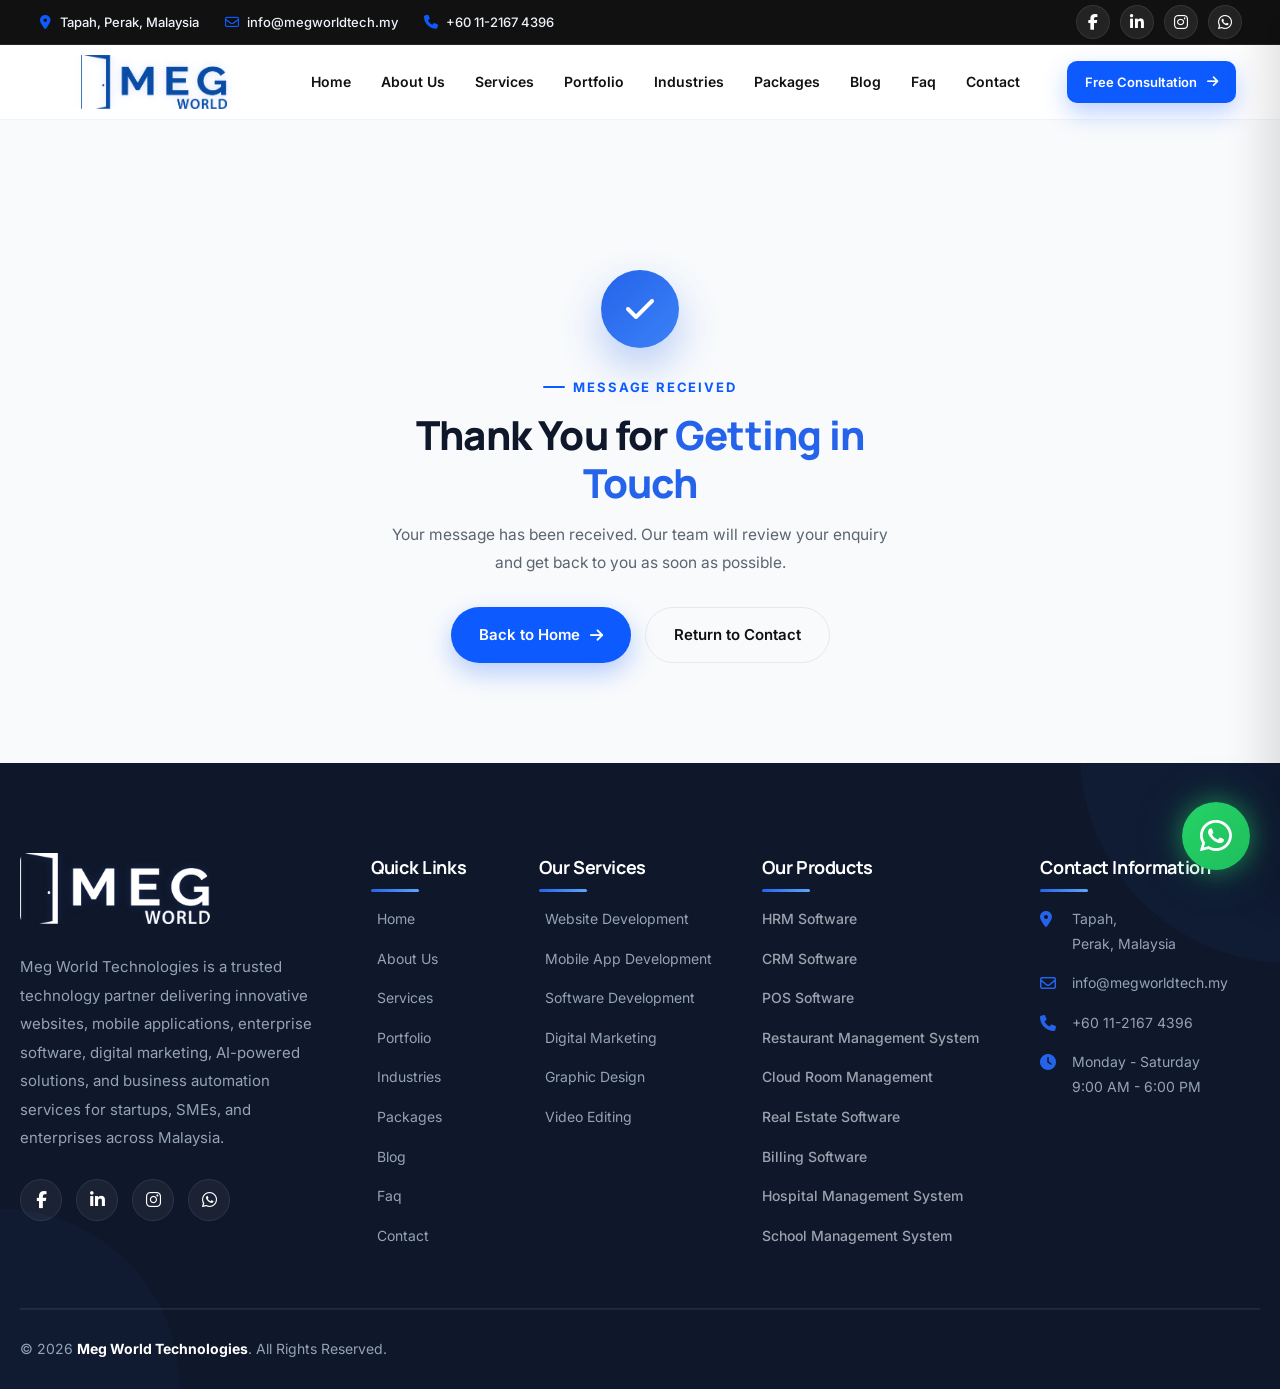
<file: contact-success.html>
<!DOCTYPE html>
<html lang="en">
<head>
<meta charset="UTF-8">
<meta name="viewport" content="width=device-width, initial-scale=1.0">
<title>Message Received | Meg World Technologies Malaysia</title>
<meta name="description" content="Thank you for contacting Meg World Technologies. Your message has been received and our team will get back to you shortly.">
<meta name="robots" content="noindex">
<link rel="preconnect" href="https://fonts.googleapis.com">
<link rel="preconnect" href="https://fonts.gstatic.com" crossorigin>
<link href="https://fonts.googleapis.com/css2?family=Manrope:wght@500;600;700;800&family=Inter:wght@400;500;600;700&display=swap" rel="stylesheet">
<link rel="stylesheet" href="https://cdnjs.cloudflare.com/ajax/libs/font-awesome/6.7.2/css/all.min.css">
<link rel="stylesheet" href="home.css">
<link rel="stylesheet" href="contact.css">
<link rel="icon" type="image/png" sizes="50x50" href="assets/sitelogo.webp">
</head>
<body>

<!-- TOP BAR -->
<div class="topbar">
  <div class="container">

    <div class="topbar-left">
      <span>
        <i class="fa-solid fa-location-dot"></i>
        Tapah, Perak, Malaysia
      </span>

      <span>
        <i class="fa-regular fa-envelope"></i>
        info@megworldtech.my
      </span>

      <span>
        <i class="fa-solid fa-phone"></i>
        +60 11-2167 4396
      </span>
    </div>

   <div class="topbar-social">

    <a href="https://www.facebook.com/megworldtechnologies"
       aria-label="Facebook"
       target="_blank"
       rel="noopener noreferrer">
        <i class="fa-brands fa-facebook-f"></i>
    </a>

    <a href="https://in.linkedin.com/company/megworldtechnologies"
       aria-label="LinkedIn"
       target="_blank"
       rel="noopener noreferrer">
        <i class="fa-brands fa-linkedin-in"></i>
    </a>

    <a href="https://www.instagram.com/meg_world_technologies"
       aria-label="Instagram"
       target="_blank"
       rel="noopener noreferrer">
        <i class="fa-brands fa-instagram"></i>
    </a>

    <a href="https://wa.me/601121674396"
       aria-label="WhatsApp"
       target="_blank"
       rel="noopener noreferrer">
        <i class="fa-brands fa-whatsapp"></i>
    </a>

</div>

  </div>
</div>

<!-- HEADER -->
<header>
    <div class="navbar" id="navbar">

        <div class="container nav-inner">

            <!-- LOGO -->
            <a href="index.html" class="logo">
                <div class="logo-mark">
                    <img src="assets/Meg-logo.webp" alt="Meg World Technologies">
                </div>
            </a>

            <!-- NAVIGATION -->
            <ul class="nav-links">

                <li>
                    <a href="index.html" class="nav-link">Home</a>
                </li>

                <li>
                    <a href="about.html" class="nav-link">About Us</a>
                </li>

                 <li>
                    <a href="services.html" class="nav-link">Services</a>
                </li>

                <li>
                    <a href="portfolio.html" class="nav-link">Portfolio</a>
                </li>

                <li>
                    <a href="industries.html" class="nav-link">Industries</a>
                </li>

                <li>
                    <a href="packages.html" class="nav-link">Packages</a>
                </li>

                <li>
                    <a href="blog.html" class="nav-link">Blog</a>
                </li>
                
                <li>
                    <a href="faq.html" class="nav-link">Faq</a>
                </li>

                <li>
                    <a href="contact.html" class="nav-link">Contact</a>
                </li>

            </ul>

            <!-- RIGHT SIDE -->
            <div class="nav-cta">

                <a href="contact.html" class="btn btn-primary">
                    <span>Free Consultation</span>
                    <i class="fa-solid fa-arrow-right"></i>
                </a>

                <button class="burger" id="burgerBtn" aria-label="Open Menu">
                    <i class="fa-solid fa-bars"></i>
                </button>

            </div>

        </div>

    </div>
</header>

<div class="overlay" id="overlay"></div>

<nav class="mobile-menu" id="mobileMenu">

    <div class="mobile-menu-head">

        <a href="index.html" class="mobile-logo">
            <img src="assets/Meg-logo.webp" alt="Meg World Technologies">
        </a>

        <button class="mobile-menu-close" id="mobileClose" aria-label="Close Menu">
            <i class="fa-solid fa-xmark"></i>
        </button>

    </div>

    <ul class="mobile-nav">

        <li><a href="index.html">Home</a></li>

        <li><a href="about.html">About Us</a></li>

        <li><a href="services.html">Services</a></li>

        <li><a href="portfolio.html">Portfolio</a></li>

        <li><a href="industries.html">Industries</a></li>

        <li><a href="packages.html">Packages</a></li>

        <li><a href="blog.html">Blog</a></li>

        <li><a href="faq.html">Faq</a></li>

        <li><a href="contact.html">Contact</a></li>

    </ul>

    <a href="contact.html" class="btn btn-primary mobile-btn">
        Get Free Consultation
    </a>

</nav>

<!-- SUCCESS SECTION -->
<section class="success-section">

    <div class="container success-inner">

        <div class="success-icon">
            <i class="fa-solid fa-check"></i>
        </div>

        <span class="eyebrow">MESSAGE RECEIVED</span>

        <h1>
            Thank You for
            <span style="color:#2563eb;">Getting in Touch</span>
        </h1>

        <p>
            Your message has been received. Our team will review your enquiry and get back to you as soon as possible.
        </p>

        <div class="success-actions">
            <a href="index.html" class="btn btn-primary">
                Back to Home
                <i class="fa-solid fa-arrow-right"></i>
            </a>
            <a href="contact.html" class="btn btn-outline">
                Return to Contact
            </a>
        </div>

    </div>

</section>

<!-- FLOATING WHATSAPP -->
<a href="https://wa.me/601121674396?text=Hello%20Meg%20World%20Technologies,%20I%20need%20more%20information."
   class="wa-float"
   target="_blank"
   aria-label="WhatsApp">
    <i class="fa-brands fa-whatsapp"></i>
</a>

<!-- FOOTER -->

<footer id="contact">

    <div class="container">

        <div class="footer-top">

            <!--==================================================
            ABOUT
            ==================================================-->

            <div class="footer-about">

                <a href="index.html" class="footer-logo">

                    <img src="assets/logo.webp" alt="Meg World Technologies">

                </a>

                <p>
                    Meg World Technologies is a trusted technology partner delivering
                    innovative websites, mobile applications, enterprise software,
                    digital marketing, AI-powered solutions, and business automation
                    services for startups, SMEs, and enterprises across Malaysia.
                </p>

               <div class="footer-social">

                    <a href="https://www.facebook.com/megworldtechnologies" aria-label="Facebook">
                        <i class="fa-brands fa-facebook-f"></i>
                    </a>

                    <a href="https://in.linkedin.com/company/megworldtechnologies" aria-label="LinkedIn">
                        <i class="fa-brands fa-linkedin-in"></i>
                    </a>

                    <a href="https://www.instagram.com/meg_world_technologies" aria-label="Instagram">
                        <i class="fa-brands fa-instagram"></i>
                    </a>

                    <a href="https://wa.me/601121674396" aria-label="WhatsApp">
                        <i class="fa-brands fa-whatsapp"></i>
                    </a>

                </div>

            </div>


            <!--==================================================
            QUICK LINKS — SAME AS HEADER
            ==================================================-->

            <div class="footer-links">

                <h4>Quick Links</h4>

                <ul>

                    <li>
                        <a href="index.html">Home</a>
                    </li>

                    <li>
                        <a href="about.html">About Us</a>
                    </li>

                    <li>
                        <a href="services.html">Services</a>
                    </li>

                    <li>
                        <a href="portfolio.html">Portfolio</a>
                    </li>

                    <li>
                        <a href="industries.html">Industries</a>
                    </li>

                    <li>
                        <a href="packages.html">Packages</a>
                    </li>

                    <li>
                        <a href="blog.html">Blog</a>
                    </li>

                    <li>
                        <a href="faq.html">Faq</a>
                    </li>

                    <li>
                        <a href="contact.html">Contact</a>
                    </li>

                </ul>

            </div>


            <!--==================================================
            SERVICES
            ==================================================-->

            <div class="footer-links">

                <h4>Our Services</h4>

                <ul>

                    <li>
                        <a href="services.html">Website Development</a>
                    </li>

                    <li>
                        <a href="services.html">Mobile App Development</a>
                    </li>

                    <li>
                        <a href="services.html">Software Development</a>
                    </li>

                    <li>
                        <a href="services.html">Digital Marketing</a>
                    </li>

                    <li>
                        <a href="services.html">Graphic Design</a>
                    </li>

                    <li>
                        <a href="services.html">Video Editing</a>
                    </li>

                </ul>

            </div>


            <!--==================================================
            PRODUCTS
            ==================================================-->

<!-- ==================================================
     PRODUCTS
     ================================================== -->

<div class="footer-links">

    <h4>Our Products</h4>

    <ul class="footer-products">

        <li>
            <span>HRM Software</span>
        </li>

        <li>
            <span>CRM Software</span>
        </li>

        <li>
            <span>POS Software</span>
        </li>

        <li>
            <span>Restaurant Management System</span>
        </li>

        <li>
            <span>Cloud Room Management</span>
        </li>

        <li>
            <span>Real Estate Software</span>
        </li>

        <li>
            <span>Billing Software</span>
        </li>

        <li>
            <span>Hospital Management System</span>
        </li>

        <li>
            <span>School Management System</span>
        </li>

    </ul>

</div>


            <!--==================================================
            CONTACT INFORMATION
            ==================================================-->

            <div class="footer-links">

                <h4>Contact Information</h4>

                <ul class="footer-contact">

                    <li>

                        <i class="fa-solid fa-location-dot"></i>

                        <span>
                            Tapah,<br>
                            Perak, Malaysia
                        </span>

                    </li>

                    <li>

                        <i class="fa-regular fa-envelope"></i>

                        <span>
                            info@megworldtech.my
                        </span>

                    </li>

                    <li>

                        <i class="fa-solid fa-phone"></i>

                        <span>
                            +60 11-2167 4396
                        </span>

                    </li>

                    <li>

                        <i class="fa-solid fa-clock"></i>

                        <span>
                            Monday - Saturday<br>
                            9:00 AM - 6:00 PM
                        </span>

                    </li>

                </ul>

            </div>

        </div>


        <!--==================================================
        FOOTER BOTTOM
        ==================================================-->

        <div class="footer-bottom">

            <div class="footer-copy">

                © 2026
                <strong>Meg World Technologies</strong>.
                All Rights Reserved.

            </div>

            <div class="footer-bottom-links">

                <a href="privacy-policy.html">
                    Privacy Policy
                </a>

                <a href="terms-conditions.html">
                    Terms &amp; Conditions
                </a>

                <a href="sitemap.html">
                    Sitemap
                </a>

            </div>

        </div>

    </div>

</footer>

<script src="script.js"></script>
</body>
</html>
</file>
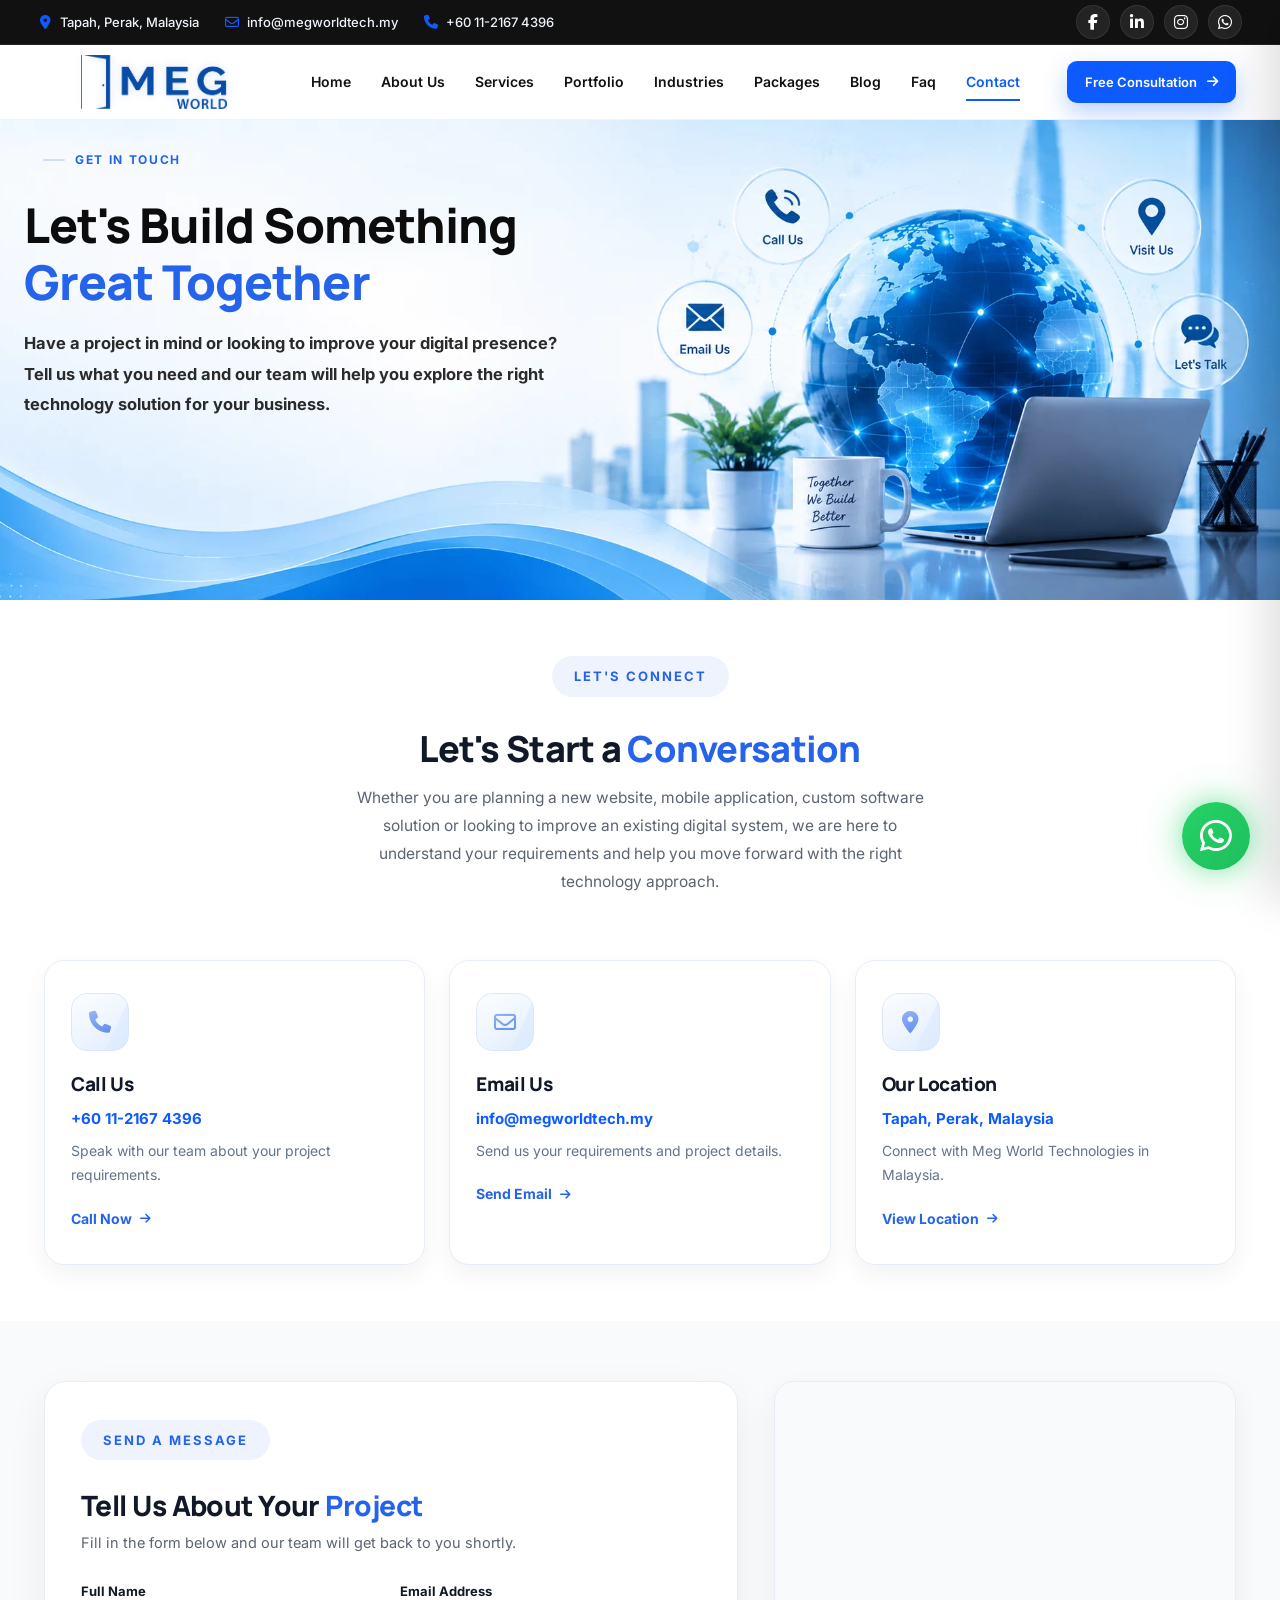
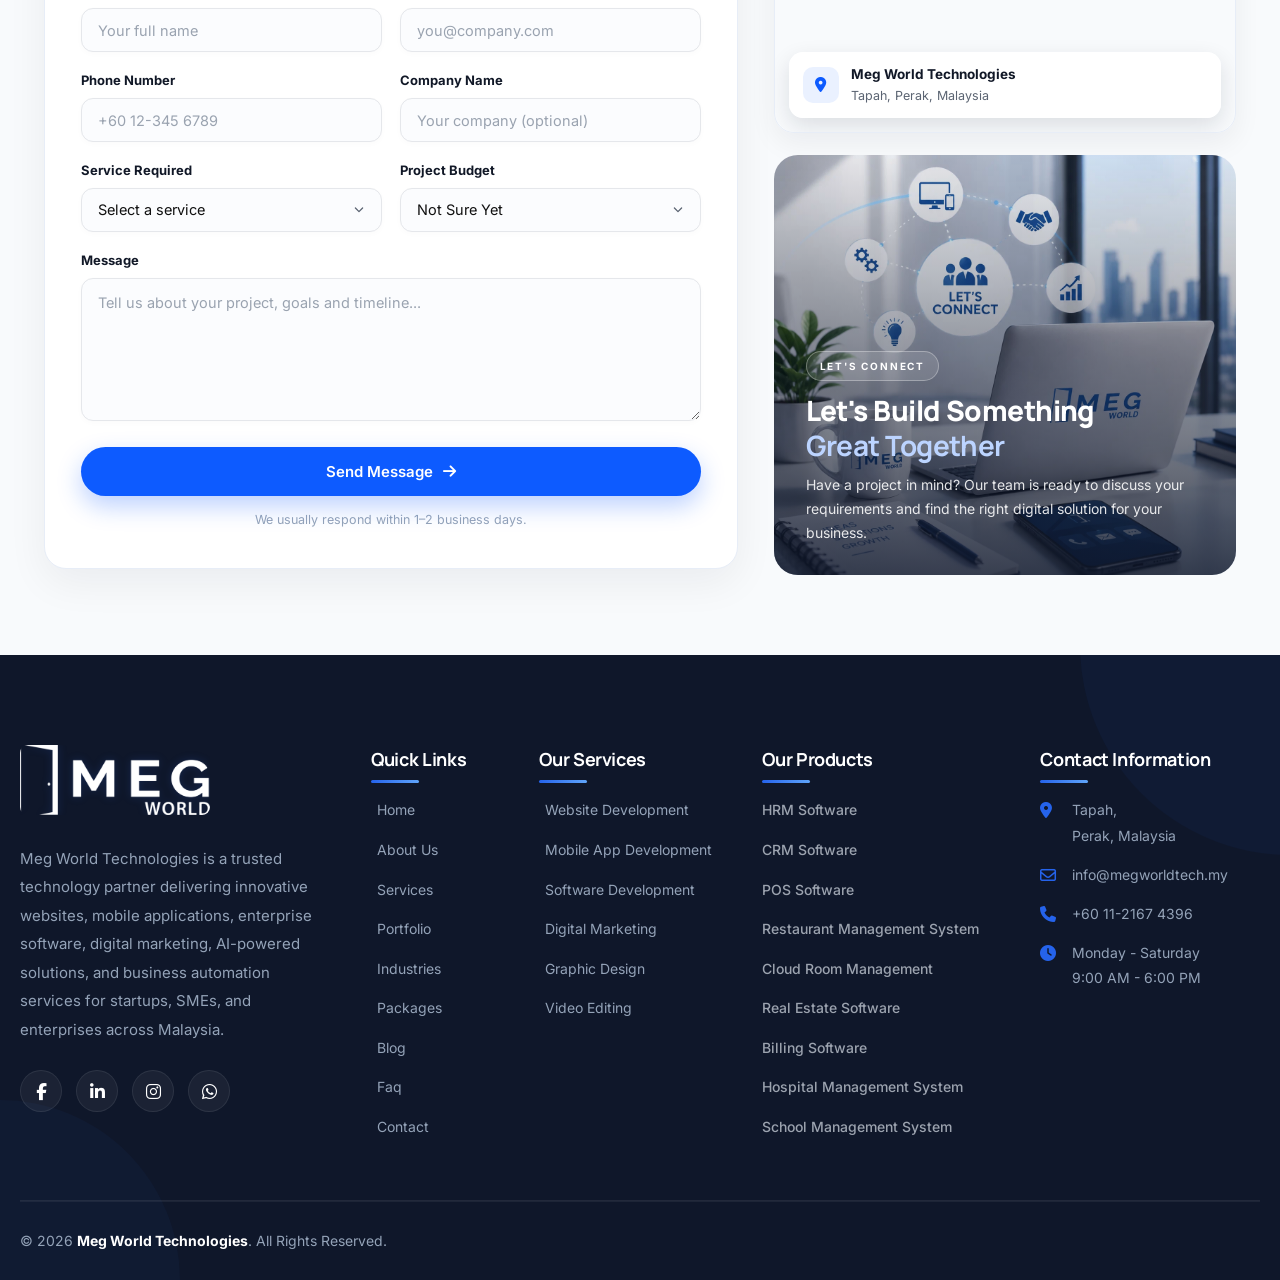
<file: contact.html>
<!DOCTYPE html>
<html lang="en">
<head>
<meta charset="UTF-8">
<meta name="viewport" content="width=device-width, initial-scale=1.0">
<title>Contact Meg World Technologies | Software & Technology Solutions Malaysia</title>
<meta name="description" content="Contact Meg World Technologies in Malaysia for website development, mobile apps, custom software, ERP, CRM, HRM, POS, cloud and digital technology solutions.">
<link rel="preconnect" href="https://fonts.googleapis.com">
<link rel="preconnect" href="https://fonts.gstatic.com" crossorigin>
<link href="https://fonts.googleapis.com/css2?family=Manrope:wght@500;600;700;800&family=Inter:wght@400;500;600;700&display=swap" rel="stylesheet">
<link rel="stylesheet" href="https://cdnjs.cloudflare.com/ajax/libs/font-awesome/6.7.2/css/all.min.css">
<link rel="stylesheet" href="home.css">
<link rel="stylesheet" href="contact.css">
<link rel="icon" type="image/png" sizes="50x50" href="assets/sitelogo.webp">

<!-- LocalBusiness structured data (region-level location only, no invented street address) -->
<script type="application/ld+json">
{
  "@context": "https://schema.org",
  "@type": "ProfessionalService",
  "name": "Meg World Technologies",
  "url": "https://www.megworldtech.my/contact.html",
  "email": "info@megworldtech.my",
  "telephone": "+601121674396",
  "address": {
    "@type": "PostalAddress",
    "addressLocality": "Tapah",
    "addressRegion": "Perak",
    "addressCountry": "MY"
  },
  "areaServed": "Malaysia",
  "description": "Software development company providing website development, mobile apps, custom software, ERP, CRM, HRM, POS, cloud and digital marketing solutions in Malaysia."
}
</script>
</head>
<body>

<!-- TOP BAR -->
<div class="topbar">
  <div class="container">

    <div class="topbar-left">
      <span>
        <i class="fa-solid fa-location-dot"></i>
        Tapah, Perak, Malaysia
      </span>

      <span>
        <i class="fa-regular fa-envelope"></i>
        info@megworldtech.my
      </span>

      <span>
        <i class="fa-solid fa-phone"></i>
        +60 11-2167 4396
      </span>
    </div>

   <div class="topbar-social">

    <a href="https://www.facebook.com/megworldtechnologies"
       aria-label="Facebook"
       target="_blank"
       rel="noopener noreferrer">
        <i class="fa-brands fa-facebook-f"></i>
    </a>

    <a href="https://in.linkedin.com/company/megworldtechnologies"
       aria-label="LinkedIn"
       target="_blank"
       rel="noopener noreferrer">
        <i class="fa-brands fa-linkedin-in"></i>
    </a>

    <a href="https://www.instagram.com/meg_world_technologies"
       aria-label="Instagram"
       target="_blank"
       rel="noopener noreferrer">
        <i class="fa-brands fa-instagram"></i>
    </a>

    <a href="https://wa.me/601121674396"
       aria-label="WhatsApp"
       target="_blank"
       rel="noopener noreferrer">
        <i class="fa-brands fa-whatsapp"></i>
    </a>

</div>

  </div>
</div>

<!-- HEADER -->
<header>
    <div class="navbar" id="navbar">

        <div class="container nav-inner">

            <!-- LOGO -->
            <a href="index.html" class="logo">
                <div class="logo-mark">
                    <img src="assets/Meg-logo.webp" alt="Meg World Technologies">
                </div>
            </a>

            <!-- NAVIGATION -->
            <ul class="nav-links">

                <li>
                    <a href="index.html" class="nav-link">Home</a>
                </li>

                <li>
                    <a href="about.html" class="nav-link">About Us</a>
                </li>

                 <li>
                    <a href="services.html" class="nav-link">Services</a>
                </li>

                <li>
                    <a href="portfolio.html" class="nav-link">Portfolio</a>
                </li>

                <li>
                    <a href="industries.html" class="nav-link">Industries</a>
                </li>

                <li>
                    <a href="packages.html" class="nav-link">Packages</a>
                </li>

                <li>
                    <a href="blog.html" class="nav-link">Blog</a>
                </li>
                
                <li>
                    <a href="faq.html" class="nav-link">Faq</a>
                </li>

                <li  class="active">
                    <a href="contact.html" class="nav-link">Contact</a>
                </li>

            </ul>

            <!-- RIGHT SIDE -->
            <div class="nav-cta">

                <a href="contact.html" class="btn btn-primary">
                    <span>Free Consultation</span>
                    <i class="fa-solid fa-arrow-right"></i>
                </a>

                <button class="burger" id="burgerBtn" aria-label="Open Menu">
                    <i class="fa-solid fa-bars"></i>
                </button>

            </div>

        </div>

    </div>
</header>

<div class="overlay" id="overlay"></div>

<nav class="mobile-menu" id="mobileMenu">

    <div class="mobile-menu-head">

        <a href="index.html" class="mobile-logo">
            <img src="assets/Meg-logo.webp" alt="Meg World Technologies">
        </a>

        <button class="mobile-menu-close" id="mobileClose" aria-label="Close Menu">
            <i class="fa-solid fa-xmark"></i>
        </button>

    </div>

    <ul class="mobile-nav">

        <li><a href="index.html">Home</a></li>

        <li><a href="about.html">About Us</a></li>

        <li><a href="services.html">Services</a></li>

        <li><a href="portfolio.html">Portfolio</a></li>

        <li><a href="industries.html">Industries</a></li>

        <li><a href="packages.html">Packages</a></li>

        <li><a href="blog.html">Blog</a></li>

        <li><a href="faq.html">Faq</a></li>

        <li><a href="contact.html">Contact</a></li>

    </ul>

    <a href="contact.html" class="btn btn-primary mobile-btn">
        Get Free Consultation
    </a>

</nav>

<!-- CONTACT HERO -->
<section class="contact-hero">

    <div class="container contact-hero-inner">

        <span class="eyebrow">GET IN TOUCH</span>

        <h1>
            Let's Build Something
            <span style="color:#2563eb;">Great Together</span>
        </h1>

        <p>
            Have a project in mind or looking to improve your digital presence? Tell us what you need and our team will help you explore the right technology solution for your business.
        </p>

    </div>

</section>

<!-- CONTACT INTRO -->
<section class="contact-intro">

    <div class="container contact-intro-inner">

        <span class="section-tag">LET'S CONNECT</span>

        <h2>
            Let's Start a
            <span style="color:#2563eb;">Conversation</span>
        </h2>

        <p>
            Whether you are planning a new website, mobile application, custom software solution or looking to improve an existing digital system, we are here to understand your requirements and help you move forward with the right technology approach.
        </p>

    </div>

</section>

<!-- CONTACT CARDS -->
<section class="contact-cards">

    <div class="container">

        <div class="contact-cards-grid">

            <!-- Card 1 -->
            <article class="contact-card reveal">
                <div class="contact-card-icon">
                    <i class="fa-solid fa-phone"></i>
                </div>
                <h3>Call Us</h3>
                <p class="contact-card-value">+60 11-2167 4396</p>
                <p class="contact-card-desc">Speak with our team about your project requirements.</p>
                <a href="tel:+601121674396" class="contact-card-link">
                    Call Now
                    <i class="fa-solid fa-arrow-right"></i>
                </a>
            </article>

            <!-- Card 2 -->
            <article class="contact-card reveal">
                <div class="contact-card-icon">
                    <i class="fa-regular fa-envelope"></i>
                </div>
                <h3>Email Us</h3>
                <p class="contact-card-value">info@megworldtech.my</p>
                <p class="contact-card-desc">Send us your requirements and project details.</p>
                <a href="mailto:info@megworldtech.my" class="contact-card-link">
                    Send Email
                    <i class="fa-solid fa-arrow-right"></i>
                </a>
            </article>

            <!-- Card 3 -->
            <article class="contact-card reveal">
                <div class="contact-card-icon">
                    <i class="fa-solid fa-location-dot"></i>
                </div>
                <h3>Our Location</h3>
                <p class="contact-card-value">Tapah, Perak, Malaysia</p>
                <p class="contact-card-desc">Connect with Meg World Technologies in Malaysia.</p>
                <a href="contact.html-map" class="contact-card-link">
                    View Location
                    <i class="fa-solid fa-arrow-right"></i>
                </a>
            </article>

        </div>

    </div>

</section>

<!-- MAIN CONTACT SECTION -->
<section class="contact-main" id="contact-form">

    <div class="container">

        <div class="contact-main-grid">

            <!-- FORM -->
            <div class="contact-form-wrap reveal">

                <span class="section-tag">SEND A MESSAGE</span>
                <h2>Tell Us About Your <span style="color:#2563eb;">Project</span></h2>
                <p class="contact-form-sub">Fill in the form below and our team will get back to you shortly.</p>

                <!--
                  PRODUCTION NOTE:
                  This form posts to FormSubmit (https://formsubmit.co), a
                  production-friendly, no-backend email delivery service.
                  Replace YOUR_FORMSUBMIT_CODE below with the activation
                  code FormSubmit emails to info@megworldtech.my the
                  first time this form is submitted (or use
                  action="https://formsubmit.co/info@megworldtech.my"
                  directly, which works immediately but is slightly less
                  spam-protected than an activation code).
                  Until this is configured, submissions will NOT be
                  delivered anywhere — the form will not fake a "sent"
                  state for an unconfigured endpoint.
                -->
                <form
                  id="contactForm"
                  action="https://formsubmit.co/info@megworldtech.my"
                  method="POST"
                  novalidate>

                    <!-- FormSubmit configuration -->
                    <input type="hidden" name="_subject" value="New enquiry from megworldtech.my contact page">
                    <input type="hidden" name="_captcha" value="false">
                    <input type="hidden" name="_next" value="contact-success.html">
                    <!-- honeypot -->
                    <input type="text" name="_honey" style="display:none" tabindex="-1" autocomplete="off">

                    <div class="form-row">
                        <div class="form-group">
                            <label for="fullName">Full Name</label>
                            <input type="text" id="fullName" name="Full Name" placeholder="Your full name">
                            <span class="form-error" id="err-fullName"></span>
                        </div>

                        <div class="form-group">
                            <label for="email">Email Address</label>
                            <input type="email" id="email" name="Email Address" placeholder="you@company.com">
                            <span class="form-error" id="err-email"></span>
                        </div>
                    </div>

                    <div class="form-row">
                        <div class="form-group">
                            <label for="phone">Phone Number</label>
                            <input type="tel" id="phone" name="Phone Number" placeholder="+60 12-345 6789">
                            <span class="form-error" id="err-phone"></span>
                        </div>

                        <div class="form-group">
                            <label for="company">Company Name</label>
                            <input type="text" id="company" name="Company Name" placeholder="Your company (optional)">
                        </div>
                    </div>

                    <div class="form-row">
                        <div class="form-group">
                            <label for="service">Service Required</label>
                            <select id="service" name="Service Required">
                                <option value="">Select a service</option>
                                <option value="Website Development">Website Development</option>
                                <option value="Mobile App Development">Mobile App Development</option>
                                <option value="Custom Software Development">Custom Software Development</option>
                                <option value="AI & Automation">AI &amp; Automation</option>
                                <option value="Cloud Solutions">Cloud Solutions</option>
                                <option value="Digital Marketing">Digital Marketing</option>
                                <option value="SEO Services">SEO Services</option>
                                <option value="ERP Solutions">ERP Solutions</option>
                                <option value="CRM Software">CRM Software</option>
                                <option value="HRM Software">HRM Software</option>
                                <option value="POS Software">POS Software</option>
                                <option value="Restaurant Management">Restaurant Management</option>
                                <option value="Cloud Room Management">Cloud Room Management</option>
                                <option value="Real Estate ERP">Real Estate ERP</option>
                                <option value="Inventory Management">Inventory Management</option>
                                <option value="Graphic Design">Graphic Design</option>
                                <option value="Video Editing">Video Editing</option>
                                <option value="Annual Maintenance">Annual Maintenance</option>
                                <option value="Other">Other</option>
                            </select>
                            <span class="form-error" id="err-service"></span>
                        </div>

                        <div class="form-group">
                            <label for="budget">Project Budget</label>
                            <select id="budget" name="Project Budget">
                                <option value="Not Sure Yet">Not Sure Yet</option>
                                <option value="Under RM 5,000">Under RM 5,000</option>
                                <option value="RM 5,000 - RM 10,000">RM 5,000 – RM 10,000</option>
                                <option value="RM 10,000 - RM 25,000">RM 10,000 – RM 25,000</option>
                                <option value="RM 25,000+">RM 25,000+</option>
                                <option value="Discuss With Us">Discuss With Us</option>
                            </select>
                        </div>
                    </div>

                    <div class="form-group form-group-full">
                        <label for="message">Message</label>
                        <textarea id="message" name="Message" rows="5" placeholder="Tell us about your project, goals and timeline..."></textarea>
                        <span class="form-error" id="err-message"></span>
                    </div>

                    <button type="submit" class="btn btn-primary contact-submit-btn">
                        <span>Send Message</span>
                        <i class="fa-solid fa-arrow-right"></i>
                    </button>

                    <p class="form-note">We usually respond within 1–2 business days.</p>

                </form>

            </div>

            <!-- MAP + INFO -->
            <div class="contact-side reveal">

                <div class="contact-map-card" id="contact-map">
                    <iframe
                        title="Meg World Technologies — Tapah, Perak, Malaysia"
                        src="https://www.google.com/maps?q=Tapah,+Perak,+Malaysia&output=embed"
                        loading="lazy"
                        referrerpolicy="no-referrer-when-downgrade">
                    </iframe>
                    <div class="contact-map-overlay">
                        <i class="fa-solid fa-location-dot"></i>
                        <div>
                            <strong>Meg World Technologies</strong>
                            <span>Tapah, Perak, Malaysia</span>
                        </div>
                    </div>
                </div>

              <div class="contact-image-section">

    <img src="assets/contact/connect.webp" alt="Contact Meg World Technologies">

    <div class="contact-image-overlay">

        <span>LET'S CONNECT</span>

        <h3>
            Let's Build Something
            <strong>Great Together</strong>
        </h3>

        <p>
            Have a project in mind? Our team is ready to discuss your requirements and find the right digital solution for your business.
        </p>

    </div>

</div>

            </div>

        </div>

    </div>

</section>


<!-- FLOATING WHATSAPP -->
<a href="https://wa.me/601121674396?text=Hello%20Meg%20World%20Technologies,%20I%20need%20more%20information."
   class="wa-float"
   target="_blank"
   aria-label="WhatsApp">

    <i class="fa-brands fa-whatsapp"></i>

</a>

<!-- FOOTER -->

<footer id="contact">

    <div class="container">

        <div class="footer-top">

            <!--==================================================
            ABOUT
            ==================================================-->

            <div class="footer-about">

                <a href="index.html" class="footer-logo">

                    <img src="assets/logo.webp" alt="Meg World Technologies">

                </a>

                <p>
                    Meg World Technologies is a trusted technology partner delivering
                    innovative websites, mobile applications, enterprise software,
                    digital marketing, AI-powered solutions, and business automation
                    services for startups, SMEs, and enterprises across Malaysia.
                </p>

                <div class="footer-social">

                    <a href="https://www.facebook.com/megworldtechnologies" aria-label="Facebook">
                        <i class="fa-brands fa-facebook-f"></i>
                    </a>

                    <a href="https://in.linkedin.com/company/megworldtechnologies" aria-label="LinkedIn">
                        <i class="fa-brands fa-linkedin-in"></i>
                    </a>

                    <a href="https://www.instagram.com/meg_world_technologies" aria-label="Instagram">
                        <i class="fa-brands fa-instagram"></i>
                    </a>

                    <a href="https://wa.me/601121674396" aria-label="WhatsApp">
                        <i class="fa-brands fa-whatsapp"></i>
                    </a>

                </div>

            </div>


            <!--==================================================
            QUICK LINKS — SAME AS HEADER
            ==================================================-->

            <div class="footer-links">

                <h4>Quick Links</h4>

                <ul>

                    <li>
                        <a href="index.html">Home</a>
                    </li>

                    <li>
                        <a href="about.html">About Us</a>
                    </li>

                    <li>
                        <a href="services.html">Services</a>
                    </li>

                    <li>
                        <a href="portfolio.html">Portfolio</a>
                    </li>

                    <li>
                        <a href="industries.html">Industries</a>
                    </li>

                    <li>
                        <a href="packages.html">Packages</a>
                    </li>

                    <li>
                        <a href="blog.html">Blog</a>
                    </li>

                    <li>
                        <a href="faq.html">Faq</a>
                    </li>

                    <li>
                        <a href="contact.html">Contact</a>
                    </li>

                </ul>

            </div>


            <!--==================================================
            SERVICES
            ==================================================-->

            <div class="footer-links">

                <h4>Our Services</h4>

                <ul>

                    <li>
                        <a href="services.html">Website Development</a>
                    </li>

                    <li>
                        <a href="services.html">Mobile App Development</a>
                    </li>

                    <li>
                        <a href="services.html">Software Development</a>
                    </li>

                    <li>
                        <a href="services.html">Digital Marketing</a>
                    </li>

                    <li>
                        <a href="services.html">Graphic Design</a>
                    </li>

                    <li>
                        <a href="services.html">Video Editing</a>
                    </li>

                </ul>

            </div>


            <!--==================================================
            PRODUCTS
            ==================================================-->

<!-- ==================================================
     PRODUCTS
     ================================================== -->

<div class="footer-links">

    <h4>Our Products</h4>

    <ul class="footer-products">

        <li>
            <span>HRM Software</span>
        </li>

        <li>
            <span>CRM Software</span>
        </li>

        <li>
            <span>POS Software</span>
        </li>

        <li>
            <span>Restaurant Management System</span>
        </li>

        <li>
            <span>Cloud Room Management</span>
        </li>

        <li>
            <span>Real Estate Software</span>
        </li>

        <li>
            <span>Billing Software</span>
        </li>

        <li>
            <span>Hospital Management System</span>
        </li>

        <li>
            <span>School Management System</span>
        </li>

    </ul>

</div>


            <!--==================================================
            CONTACT INFORMATION
            ==================================================-->

            <div class="footer-links">

                <h4>Contact Information</h4>

                <ul class="footer-contact">

                    <li>

                        <i class="fa-solid fa-location-dot"></i>

                        <span>
                            Tapah,<br>
                            Perak, Malaysia
                        </span>

                    </li>

                    <li>

                        <i class="fa-regular fa-envelope"></i>

                        <span>
                            info@megworldtech.my
                        </span>

                    </li>

                    <li>

                        <i class="fa-solid fa-phone"></i>

                        <span>
                            +60 11-2167 4396
                        </span>

                    </li>

                    <li>

                        <i class="fa-solid fa-clock"></i>

                        <span>
                            Monday - Saturday<br>
                            9:00 AM - 6:00 PM
                        </span>

                    </li>

                </ul>

            </div>

        </div>


        <!--==================================================
        FOOTER BOTTOM
        ==================================================-->

        <div class="footer-bottom">

            <div class="footer-copy">

                © 2026
                <strong>Meg World Technologies</strong>.
                All Rights Reserved.

            </div>

            <div class="footer-bottom-links">

                <a href="privacy-policy.html">
                    Privacy Policy
                </a>

                <a href="terms-conditions.html">
                    Terms &amp; Conditions
                </a>

                <a href="sitemap.html">
                    Sitemap
                </a>

            </div>

        </div>

    </div>

</footer>

<script src="script.js"></script>
<script src="contact.js"></script>
</body>
</html>
</file>
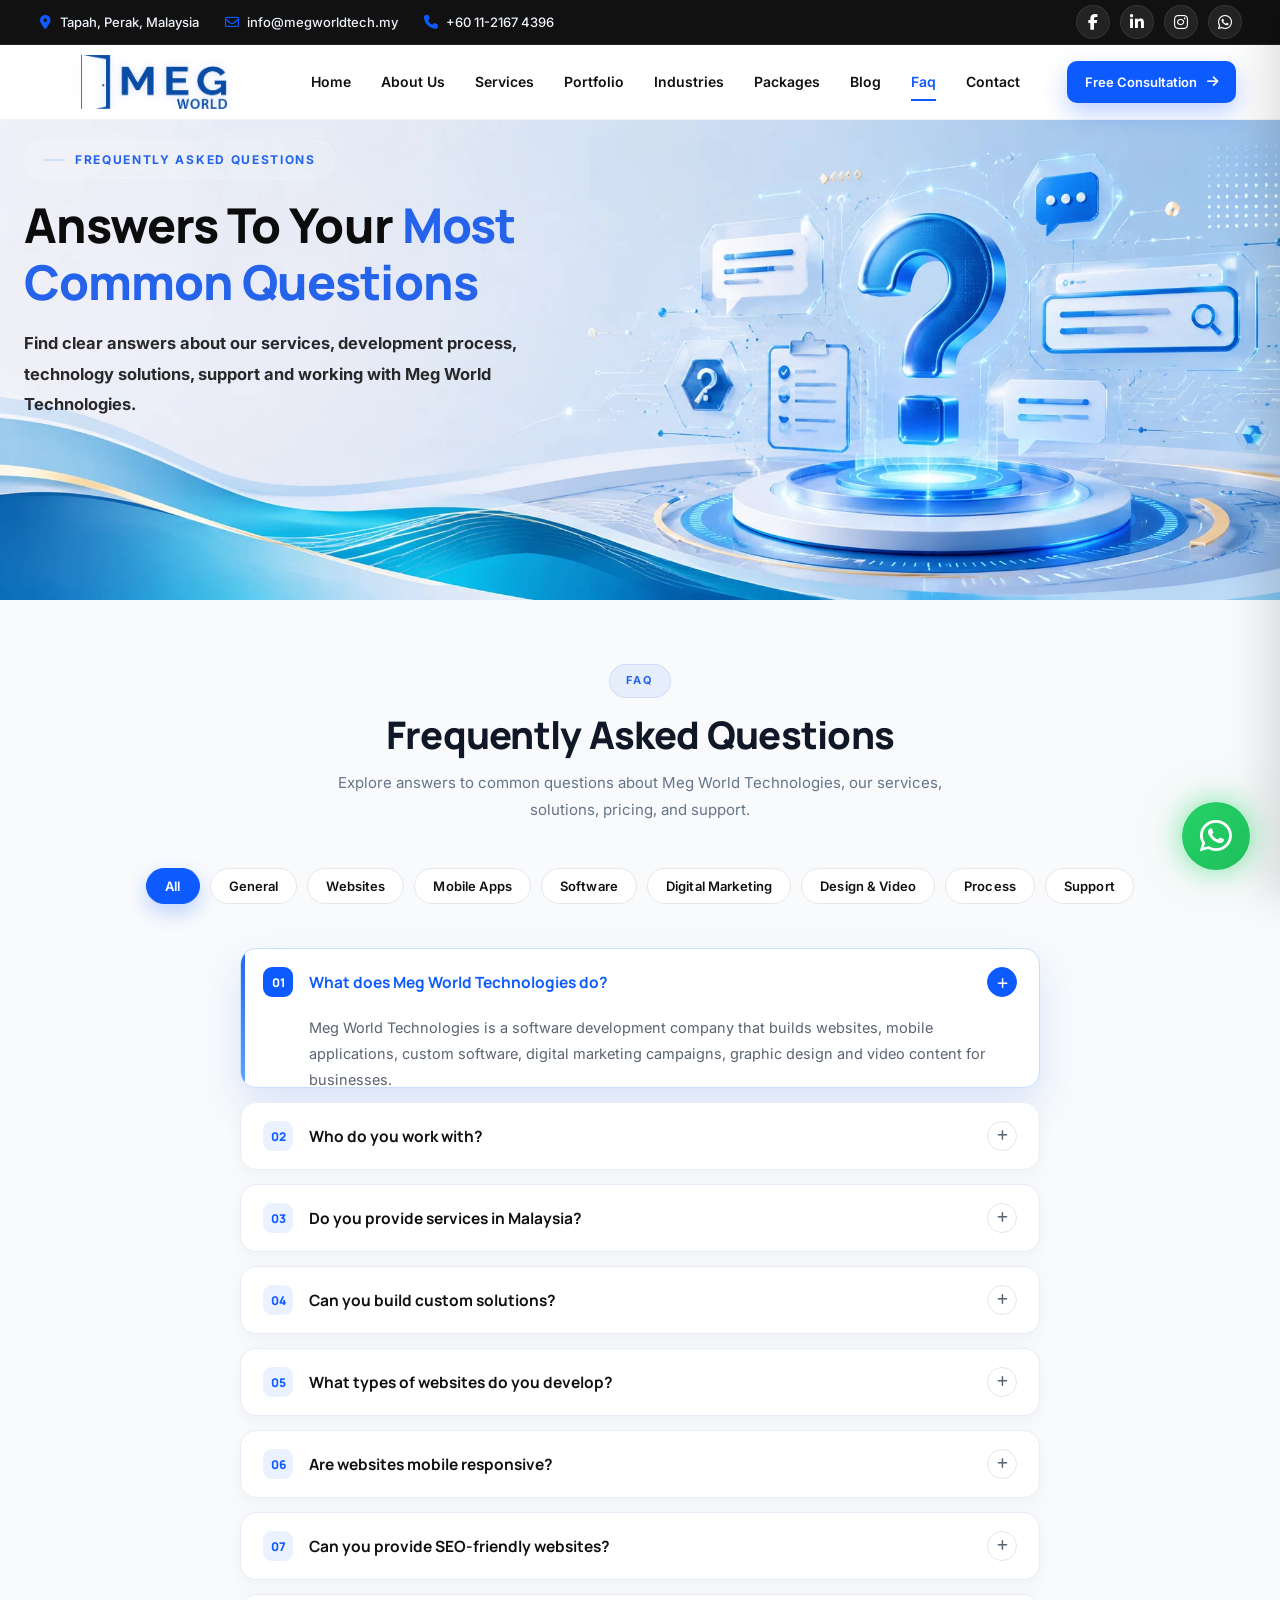
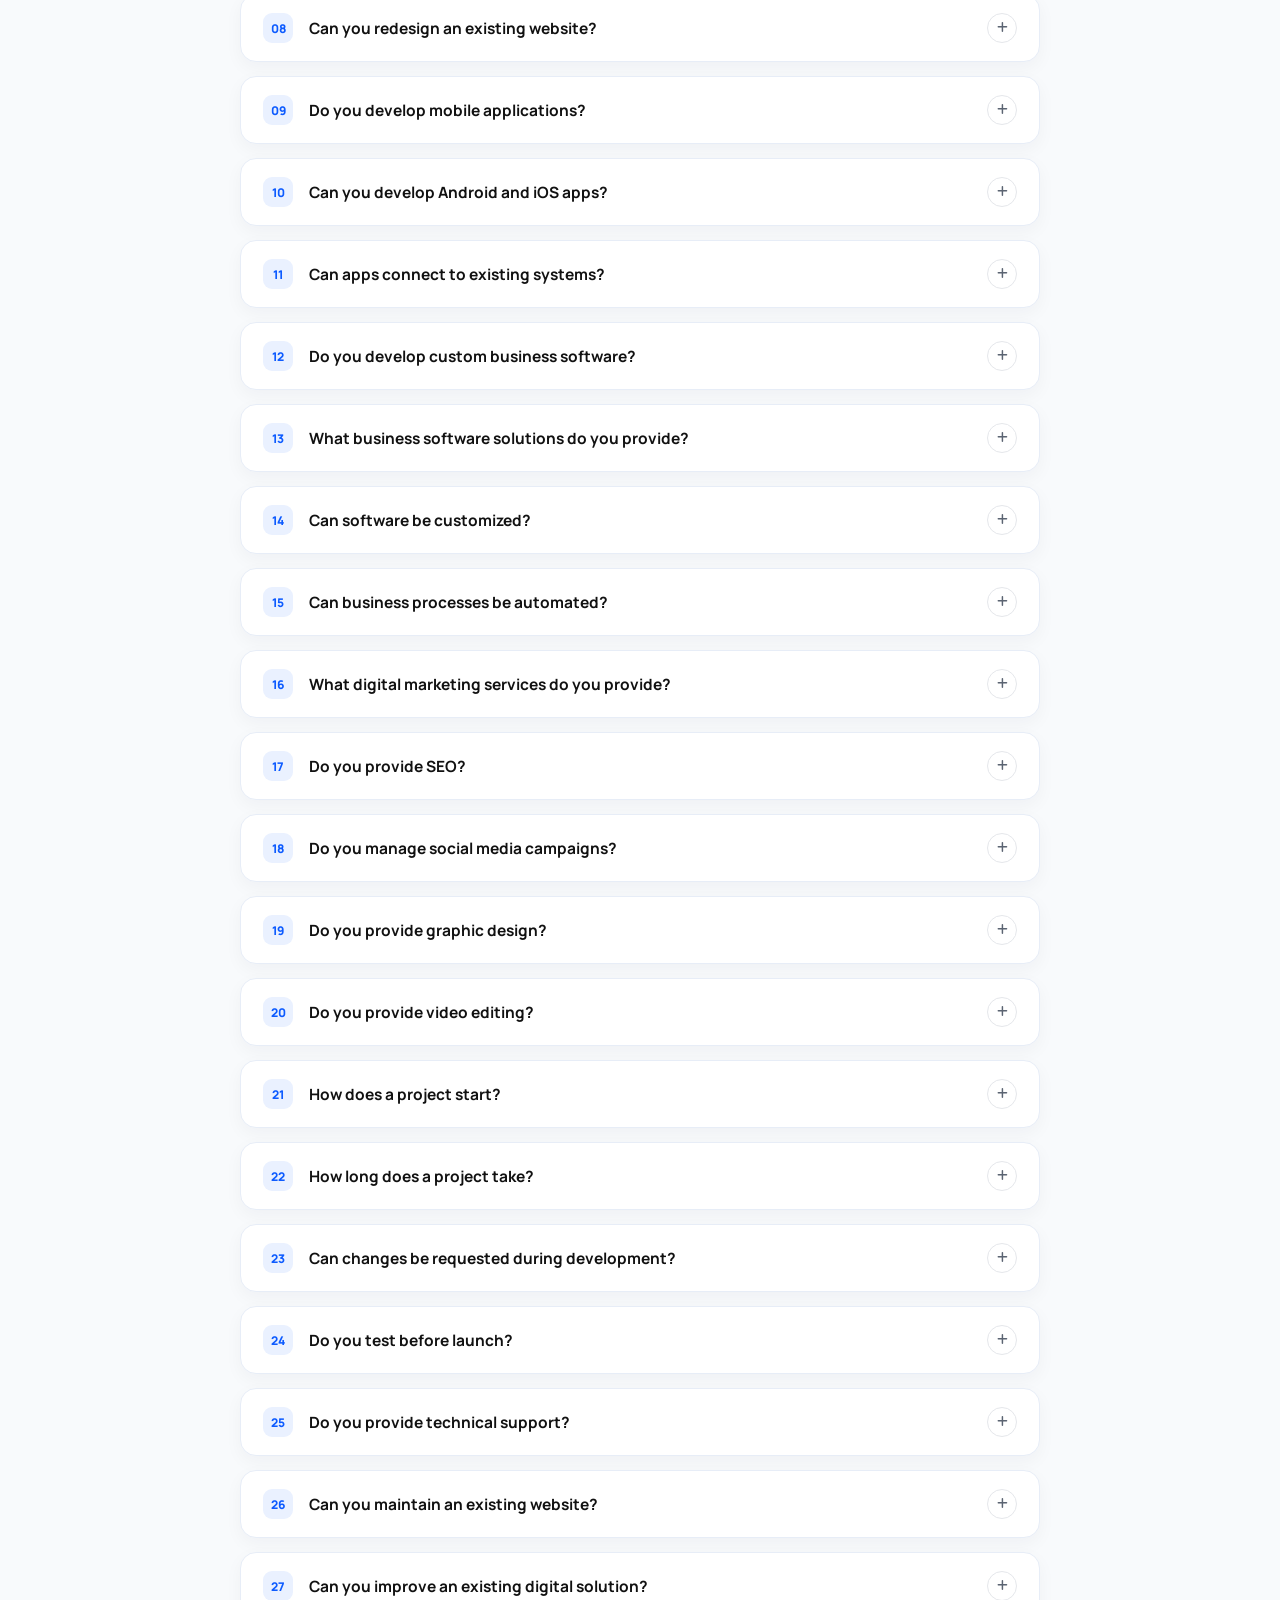
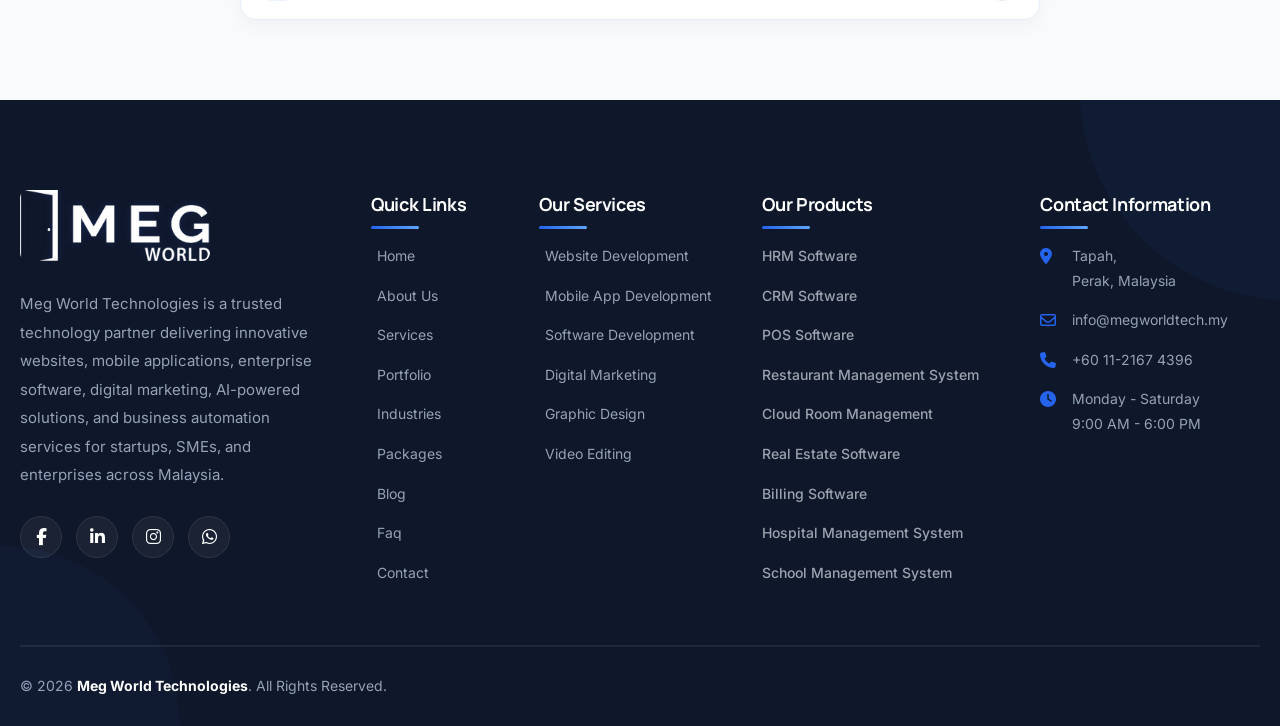
<file: faq.html>
<!DOCTYPE html>
<html lang="en">
<head>
<meta charset="UTF-8">
<meta name="viewport" content="width=device-width, initial-scale=1.0">
<title>FAQ | Frequently Asked Questions | Meg World Technologies Malaysia</title>
<meta name="description" content="Find answers to common questions about website development, mobile apps, custom software, digital marketing, SEO, graphic design, video editing and business technology solutions from Meg World Technologies Malaysia.">
<link rel="preconnect" href="https://fonts.googleapis.com">
<link rel="preconnect" href="https://fonts.gstatic.com" crossorigin>
<link href="https://fonts.googleapis.com/css2?family=Manrope:wght@500;600;700;800&family=Inter:wght@400;500;600;700&display=swap" rel="stylesheet">
<link rel="stylesheet" href="https://cdnjs.cloudflare.com/ajax/libs/font-awesome/6.7.2/css/all.min.css">
<link rel="stylesheet" href="home.css">
<link rel="stylesheet" href="faq.css">
<link rel="icon" type="image/png" sizes="50x50" href="assets/sitelogo.webp">

<!-- FAQPage structured data -->
<script type="application/ld+json">
{
  "@context": "https://schema.org",
  "@type": "FAQPage",
  "mainEntity": [
    {"@type":"Question","name":"What does Meg World Technologies do?","acceptedAnswer":{"@type":"Answer","text":"Meg World Technologies is a software development company that builds websites, mobile applications, custom software, digital marketing campaigns, graphic design and video content for businesses."}},
    {"@type":"Question","name":"Who do you work with?","acceptedAnswer":{"@type":"Answer","text":"We work with startups, SMEs and enterprises across various industries, helping them grow through practical, well-built digital solutions."}},
    {"@type":"Question","name":"Do you provide services in Malaysia?","acceptedAnswer":{"@type":"Answer","text":"Yes. We serve businesses across Malaysia with website development, mobile apps, custom software, digital marketing and ongoing technical support."}},
    {"@type":"Question","name":"Can you build custom solutions?","acceptedAnswer":{"@type":"Answer","text":"Yes. Alongside our ready software products, we build custom software solutions tailored to your specific business operations and workflows."}},
    {"@type":"Question","name":"What types of websites do you develop?","acceptedAnswer":{"@type":"Answer","text":"We develop business websites, corporate portals, eCommerce stores and custom web solutions designed for performance and conversions."}},
    {"@type":"Question","name":"Are websites mobile responsive?","acceptedAnswer":{"@type":"Answer","text":"Yes. Every website we build is fully responsive and optimized to work smoothly across desktop, tablet and mobile devices."}},
    {"@type":"Question","name":"Can you provide SEO-friendly websites?","acceptedAnswer":{"@type":"Answer","text":"Yes. Our websites are built to be SEO-friendly from the ground up, with clean structure and performance in mind, and we also offer dedicated SEO services."}},
    {"@type":"Question","name":"Can you redesign an existing website?","acceptedAnswer":{"@type":"Answer","text":"Yes. We can redesign and rebuild an existing website to improve its design, performance and user experience."}},
    {"@type":"Question","name":"Do you develop mobile applications?","acceptedAnswer":{"@type":"Answer","text":"Yes. We develop native and cross-platform mobile applications built for Malaysian users and businesses."}},
    {"@type":"Question","name":"Can you develop Android and iOS apps?","acceptedAnswer":{"@type":"Answer","text":"Yes. We build applications for both Android and iOS, using native or cross-platform approaches depending on your requirements."}},
    {"@type":"Question","name":"Can apps connect to existing systems?","acceptedAnswer":{"@type":"Answer","text":"Yes. Our mobile applications can be built to integrate with your existing business systems and data."}},
    {"@type":"Question","name":"Do you develop custom business software?","acceptedAnswer":{"@type":"Answer","text":"Yes. We develop tailored software that automates operations and scales as your business grows."}},
    {"@type":"Question","name":"What business software solutions do you provide?","acceptedAnswer":{"@type":"Answer","text":"We provide ERP, CRM, HRM, POS, restaurant management, cloud room management, real estate ERP and inventory management solutions."}},
    {"@type":"Question","name":"Can software be customized?","acceptedAnswer":{"@type":"Answer","text":"Yes. Our software products and custom builds can be tailored to match your business processes and requirements."}},
    {"@type":"Question","name":"Can business processes be automated?","acceptedAnswer":{"@type":"Answer","text":"Yes. We provide practical AI and workflow automation solutions to cut manual work and boost output."}},
    {"@type":"Question","name":"What digital marketing services do you provide?","acceptedAnswer":{"@type":"Answer","text":"We provide data-driven digital marketing campaigns across social and search platforms, built for Malaysian markets."}},
    {"@type":"Question","name":"Do you provide SEO?","acceptedAnswer":{"@type":"Answer","text":"Yes. We offer technical and content SEO services that help Malaysian businesses rank where it counts."}},
    {"@type":"Question","name":"Do you manage social media campaigns?","acceptedAnswer":{"@type":"Answer","text":"Yes, social media marketing is part of our digital marketing services aimed at growing your brand's visibility."}},
    {"@type":"Question","name":"Do you provide graphic design?","acceptedAnswer":{"@type":"Answer","text":"Yes. We offer creative branding, logo design, social media creatives, brochures and marketing materials."}},
    {"@type":"Question","name":"Do you provide video editing?","acceptedAnswer":{"@type":"Answer","text":"Yes. We produce promotional videos, social media reels and corporate presentation videos for your brand."}},
    {"@type":"Question","name":"How does a project start?","acceptedAnswer":{"@type":"Answer","text":"Every project starts with a discovery conversation to understand your goals, followed by planning, design, development, testing, deployment and ongoing support."}},
    {"@type":"Question","name":"How long does a project take?","acceptedAnswer":{"@type":"Answer","text":"Timelines depend on scope and complexity. A structured, sprint-based process keeps every project on schedule."}},
    {"@type":"Question","name":"Can changes be requested during development?","acceptedAnswer":{"@type":"Answer","text":"Yes. Our agile build sprints allow feedback and adjustments to be incorporated as the project progresses."}},
    {"@type":"Question","name":"Do you test before launch?","acceptedAnswer":{"@type":"Answer","text":"Yes. Every project goes through a dedicated QA and testing phase across devices before deployment to production."}},
    {"@type":"Question","name":"Do you provide technical support?","acceptedAnswer":{"@type":"Answer","text":"Yes. We provide 24/7 technical support and ongoing maintenance, updates and monitoring after your project goes live."}},
    {"@type":"Question","name":"Can you maintain an existing website?","acceptedAnswer":{"@type":"Answer","text":"Yes. Our annual maintenance plans cover ongoing support, updates and monitoring for existing websites and software."}},
    {"@type":"Question","name":"Can you improve an existing digital solution?","acceptedAnswer":{"@type":"Answer","text":"Yes. We can review, redesign or extend an existing website, app or software solution to improve performance and results."}}
  ]
}
</script>
</head>
<body>

<!-- TOP BAR -->
<div class="topbar">
  <div class="container">

    <div class="topbar-left">
      <span>
        <i class="fa-solid fa-location-dot"></i>
        Tapah, Perak, Malaysia
      </span>

      <span>
        <i class="fa-regular fa-envelope"></i>
        info@megworldtech.my
      </span>

      <span>
        <i class="fa-solid fa-phone"></i>
        +60 11-2167 4396
      </span>
    </div>

   <div class="topbar-social">

    <a href="https://www.facebook.com/megworldtechnologies"
       aria-label="Facebook"
       target="_blank"
       rel="noopener noreferrer">
        <i class="fa-brands fa-facebook-f"></i>
    </a>

    <a href="https://in.linkedin.com/company/megworldtechnologies"
       aria-label="LinkedIn"
       target="_blank"
       rel="noopener noreferrer">
        <i class="fa-brands fa-linkedin-in"></i>
    </a>

    <a href="https://www.instagram.com/meg_world_technologies"
       aria-label="Instagram"
       target="_blank"
       rel="noopener noreferrer">
        <i class="fa-brands fa-instagram"></i>
    </a>

    <a href="https://wa.me/601121674396"
       aria-label="WhatsApp"
       target="_blank"
       rel="noopener noreferrer">
        <i class="fa-brands fa-whatsapp"></i>
    </a>

</div>

  </div>
</div>


<!-- HEADER -->
<header>
    <div class="navbar" id="navbar">

        <div class="container nav-inner">

            <!-- LOGO -->
            <a href="index.html" class="logo">
                <div class="logo-mark">
                    <img src="assets/Meg-logo.webp" alt="Meg World Technologies">
                </div>
            </a>

            <!-- NAVIGATION -->
            <ul class="nav-links">

                <li>
                    <a href="index.html" class="nav-link">Home</a>
                </li>

                <li>
                    <a href="about.html" class="nav-link">About Us</a>
                </li>

                 <li>
                    <a href="services.html" class="nav-link">Services</a>
                </li>

                <li>
                    <a href="portfolio.html" class="nav-link">Portfolio</a>
                </li>

                <li>
                    <a href="industries.html" class="nav-link">Industries</a>
                </li>

                <li>
                    <a href="packages.html" class="nav-link">Packages</a>
                </li>

                <li>
                    <a href="blog.html" class="nav-link">Blog</a>
                </li>
                
                <li  class="active">
                    <a href="faq.html" class="nav-link">Faq</a>
                </li>

                <li>
                    <a href="contact.html" class="nav-link">Contact</a>
                </li>

            </ul>

            <!-- RIGHT SIDE -->
            <div class="nav-cta">

                <a href="contact.html" class="btn btn-primary">
                    <span>Free Consultation</span>
                    <i class="fa-solid fa-arrow-right"></i>
                </a>

                <button class="burger" id="burgerBtn" aria-label="Open Menu">
                    <i class="fa-solid fa-bars"></i>
                </button>

            </div>

        </div>

    </div>
</header>

<div class="overlay" id="overlay"></div>

<nav class="mobile-menu" id="mobileMenu">

    <div class="mobile-menu-head">

        <a href="index.html" class="mobile-logo">
            <img src="assets/Meg-logo.webp" alt="Meg World Technologies">
        </a>

        <button class="mobile-menu-close" id="mobileClose" aria-label="Close Menu">
            <i class="fa-solid fa-xmark"></i>
        </button>

    </div>

    <ul class="mobile-nav">

        <li><a href="index.html">Home</a></li>

        <li><a href="about.html">About Us</a></li>

        <li><a href="services.html">Services</a></li>

        <li><a href="portfolio.html">Portfolio</a></li>

        <li><a href="industries.html">Industries</a></li>

        <li><a href="packages.html">Packages</a></li>

        <li><a href="blog.html">Blog</a></li>

        <li><a href="faq.html">Faq</a></li>

        <li><a href="contact.html">Contact</a></li>

    </ul>

    <a href="contact.html" class="btn btn-primary mobile-btn">
        Get Free Consultation
    </a>

</nav>

<!-- FAQ HERO -->
<section class="faq-hero">

    <div class="container faq-hero-inner">

        <span class="eyebrow">FREQUENTLY ASKED QUESTIONS</span>

        <h1>
            Answers To Your
            <span style="color:#2563eb;">Most Common Questions</span>
        </h1>

        <p>
            Find clear answers about our services, development process, technology solutions, support and working with Meg World Technologies.
        </p>


    </div>

</section>

<!-- FAQ MAIN -->
<section class="faq-main">

    <div class="container">

        <!-- SEARCH -->
        <div class="faq-heading">

    <span class="section-tag">
        FAQ
    </span>

    <h2>
        Frequently Asked Questions
    </h2>

    <p>
        Explore answers to common questions about Meg World Technologies, our services, solutions, pricing, and support.
    </p>

</div>

        <!-- CATEGORY FILTERS -->
        <div class="faq-filters" id="faqFilters">
            <button class="active" data-cat="all">All</button>
            <button data-cat="general">General</button>
            <button data-cat="websites">Websites</button>
            <button data-cat="apps">Mobile Apps</button>
            <button data-cat="software">Software</button>
            <button data-cat="marketing">Digital Marketing</button>
            <button data-cat="design">Design &amp; Video</button>
            <button data-cat="process">Process</button>
            <button data-cat="support">Support</button>
        </div>

        <!-- ACCORDION -->
        <div class="faq-accordion" id="faqAccordion"></div>

        <p class="faq-empty" id="faqEmpty">No matching questions found.</p>

    </div>

</section>


<!-- FLOATING WHATSAPP -->
<a href="https://wa.me/601121674396?text=Hello%20Meg%20World%20Technologies,%20I%20need%20more%20information."
   class="wa-float"
   target="_blank"
   aria-label="WhatsApp">

    <i class="fa-brands fa-whatsapp"></i>

</a>

<!-- FOOTER -->

<footer id="contact">

    <div class="container">

        <div class="footer-top">

            <!--==================================================
            ABOUT
            ==================================================-->

            <div class="footer-about">

                <a href="index.html" class="footer-logo">

                    <img src="assets/logo.webp" alt="Meg World Technologies">

                </a>

                <p>
                    Meg World Technologies is a trusted technology partner delivering
                    innovative websites, mobile applications, enterprise software,
                    digital marketing, AI-powered solutions, and business automation
                    services for startups, SMEs, and enterprises across Malaysia.
                </p>

               <div class="footer-social">

                    <a href="https://www.facebook.com/megworldtechnologies" aria-label="Facebook">
                        <i class="fa-brands fa-facebook-f"></i>
                    </a>

                    <a href="https://in.linkedin.com/company/megworldtechnologies" aria-label="LinkedIn">
                        <i class="fa-brands fa-linkedin-in"></i>
                    </a>

                    <a href="https://www.instagram.com/meg_world_technologies" aria-label="Instagram">
                        <i class="fa-brands fa-instagram"></i>
                    </a>

                    <a href="https://wa.me/601121674396" aria-label="WhatsApp">
                        <i class="fa-brands fa-whatsapp"></i>
                    </a>

                </div>

            </div>


            <!--==================================================
            QUICK LINKS — SAME AS HEADER
            ==================================================-->

            <div class="footer-links">

                <h4>Quick Links</h4>

                <ul>

                    <li>
                        <a href="index.html">Home</a>
                    </li>

                    <li>
                        <a href="about.html">About Us</a>
                    </li>

                    <li>
                        <a href="services.html">Services</a>
                    </li>

                    <li>
                        <a href="portfolio.html">Portfolio</a>
                    </li>

                    <li>
                        <a href="industries.html">Industries</a>
                    </li>

                    <li>
                        <a href="packages.html">Packages</a>
                    </li>

                    <li>
                        <a href="blog.html">Blog</a>
                    </li>

                    <li>
                        <a href="faq.html">Faq</a>
                    </li>

                    <li>
                        <a href="contact.html">Contact</a>
                    </li>

                </ul>

            </div>


            <!--==================================================
            SERVICES
            ==================================================-->

            <div class="footer-links">

                <h4>Our Services</h4>

                <ul>

                    <li>
                        <a href="services.html">Website Development</a>
                    </li>

                    <li>
                        <a href="services.html">Mobile App Development</a>
                    </li>

                    <li>
                        <a href="services.html">Software Development</a>
                    </li>

                    <li>
                        <a href="services.html">Digital Marketing</a>
                    </li>

                    <li>
                        <a href="services.html">Graphic Design</a>
                    </li>

                    <li>
                        <a href="services.html">Video Editing</a>
                    </li>

                </ul>

            </div>


            <!--==================================================
            PRODUCTS
            ==================================================-->

<!-- ==================================================
     PRODUCTS
     ================================================== -->

<div class="footer-links">

    <h4>Our Products</h4>

    <ul class="footer-products">

        <li>
            <span>HRM Software</span>
        </li>

        <li>
            <span>CRM Software</span>
        </li>

        <li>
            <span>POS Software</span>
        </li>

        <li>
            <span>Restaurant Management System</span>
        </li>

        <li>
            <span>Cloud Room Management</span>
        </li>

        <li>
            <span>Real Estate Software</span>
        </li>

        <li>
            <span>Billing Software</span>
        </li>

        <li>
            <span>Hospital Management System</span>
        </li>

        <li>
            <span>School Management System</span>
        </li>

    </ul>

</div>


            <!--==================================================
            CONTACT INFORMATION
            ==================================================-->

            <div class="footer-links">

                <h4>Contact Information</h4>

                <ul class="footer-contact">

                    <li>

                        <i class="fa-solid fa-location-dot"></i>

                        <span>
                            Tapah,<br>
                            Perak, Malaysia
                        </span>

                    </li>

                    <li>

                        <i class="fa-regular fa-envelope"></i>

                        <span>
                            info@megworldtech.my
                        </span>

                    </li>

                    <li>

                        <i class="fa-solid fa-phone"></i>

                        <span>
                            +60 11-2167 4396
                        </span>

                    </li>

                    <li>

                        <i class="fa-solid fa-clock"></i>

                        <span>
                            Monday - Saturday<br>
                            9:00 AM - 6:00 PM
                        </span>

                    </li>

                </ul>

            </div>

        </div>


        <!--==================================================
        FOOTER BOTTOM
        ==================================================-->

        <div class="footer-bottom">

            <div class="footer-copy">

                © 2026
                <strong>Meg World Technologies</strong>.
                All Rights Reserved.

            </div>

            <div class="footer-bottom-links">

                <a href="privacy-policy.html">
                    Privacy Policy
                </a>

                <a href="terms-conditions.html">
                    Terms &amp; Conditions
                </a>

                <a href="sitemap.html">
                    Sitemap
                </a>

            </div>

        </div>

    </div>

</footer>

<script src="script.js"></script>
<script src="faq.js"></script>
</body>
</html>
</file>
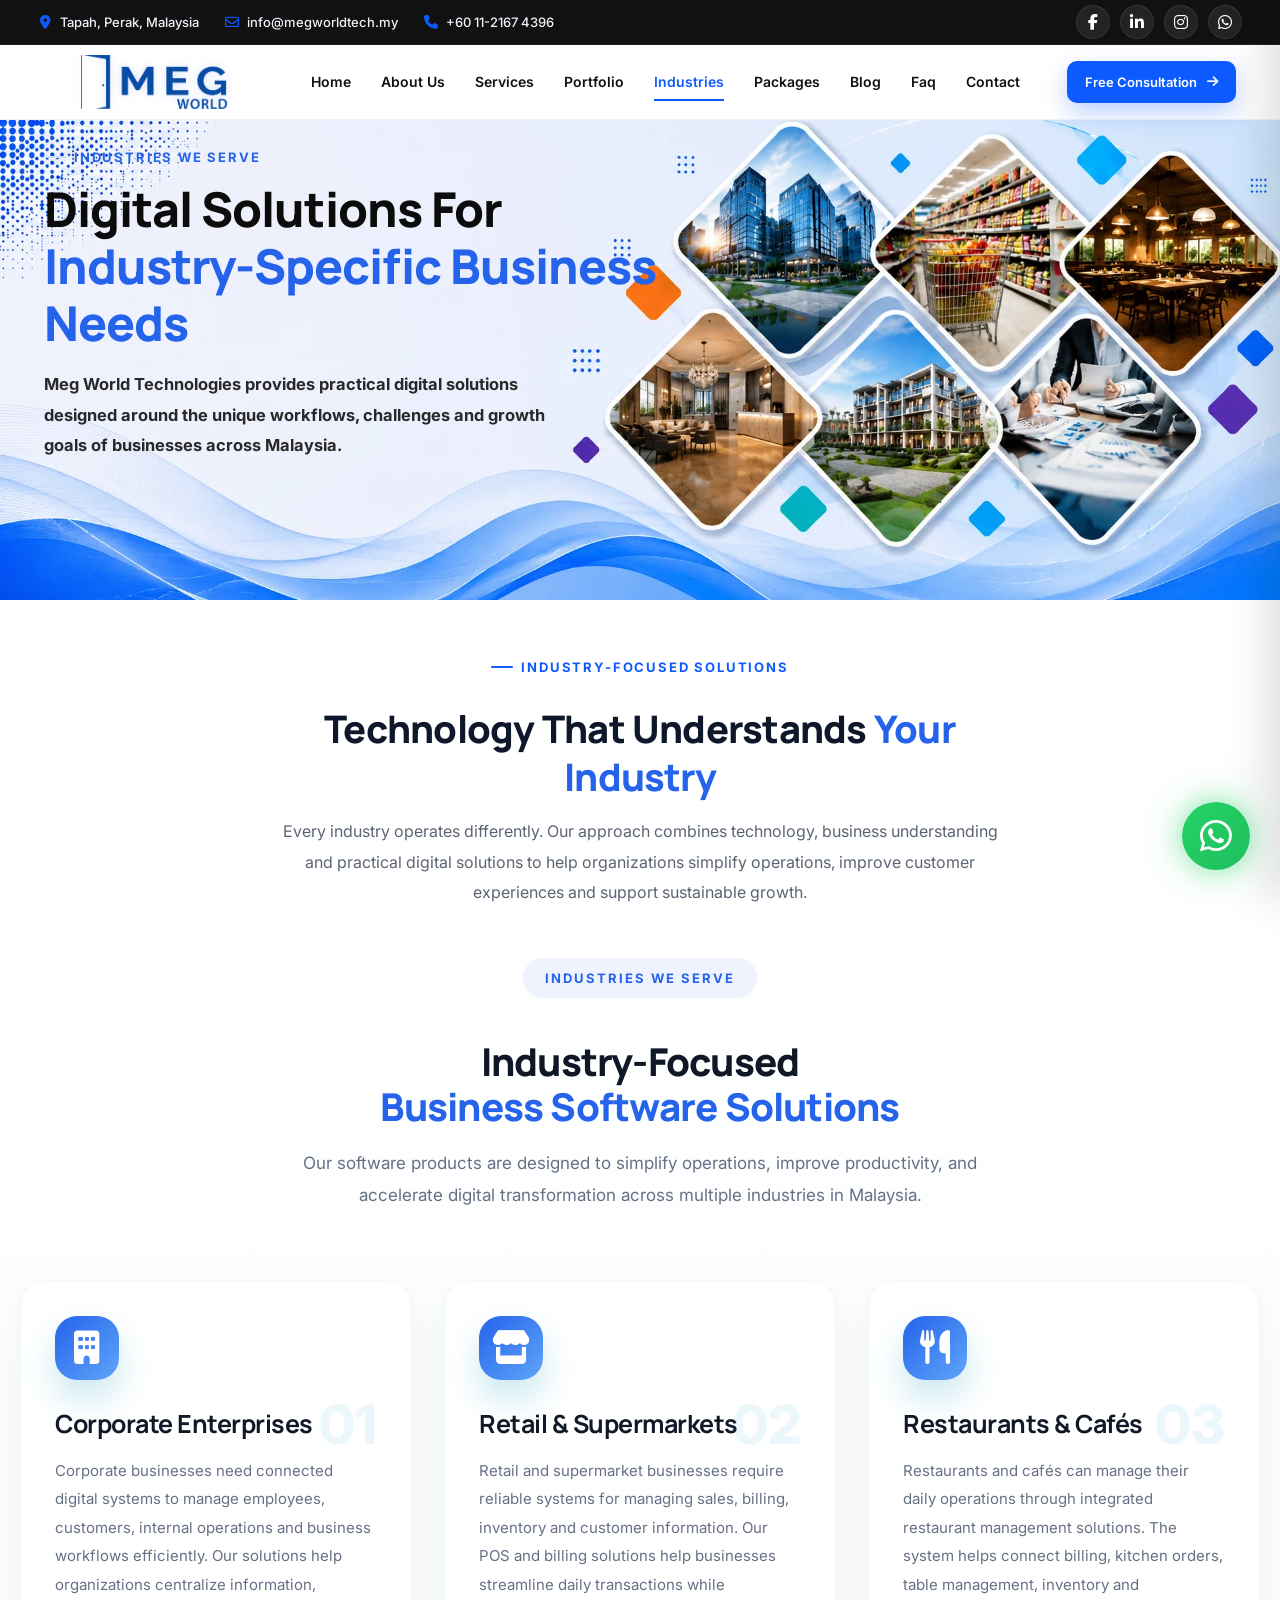
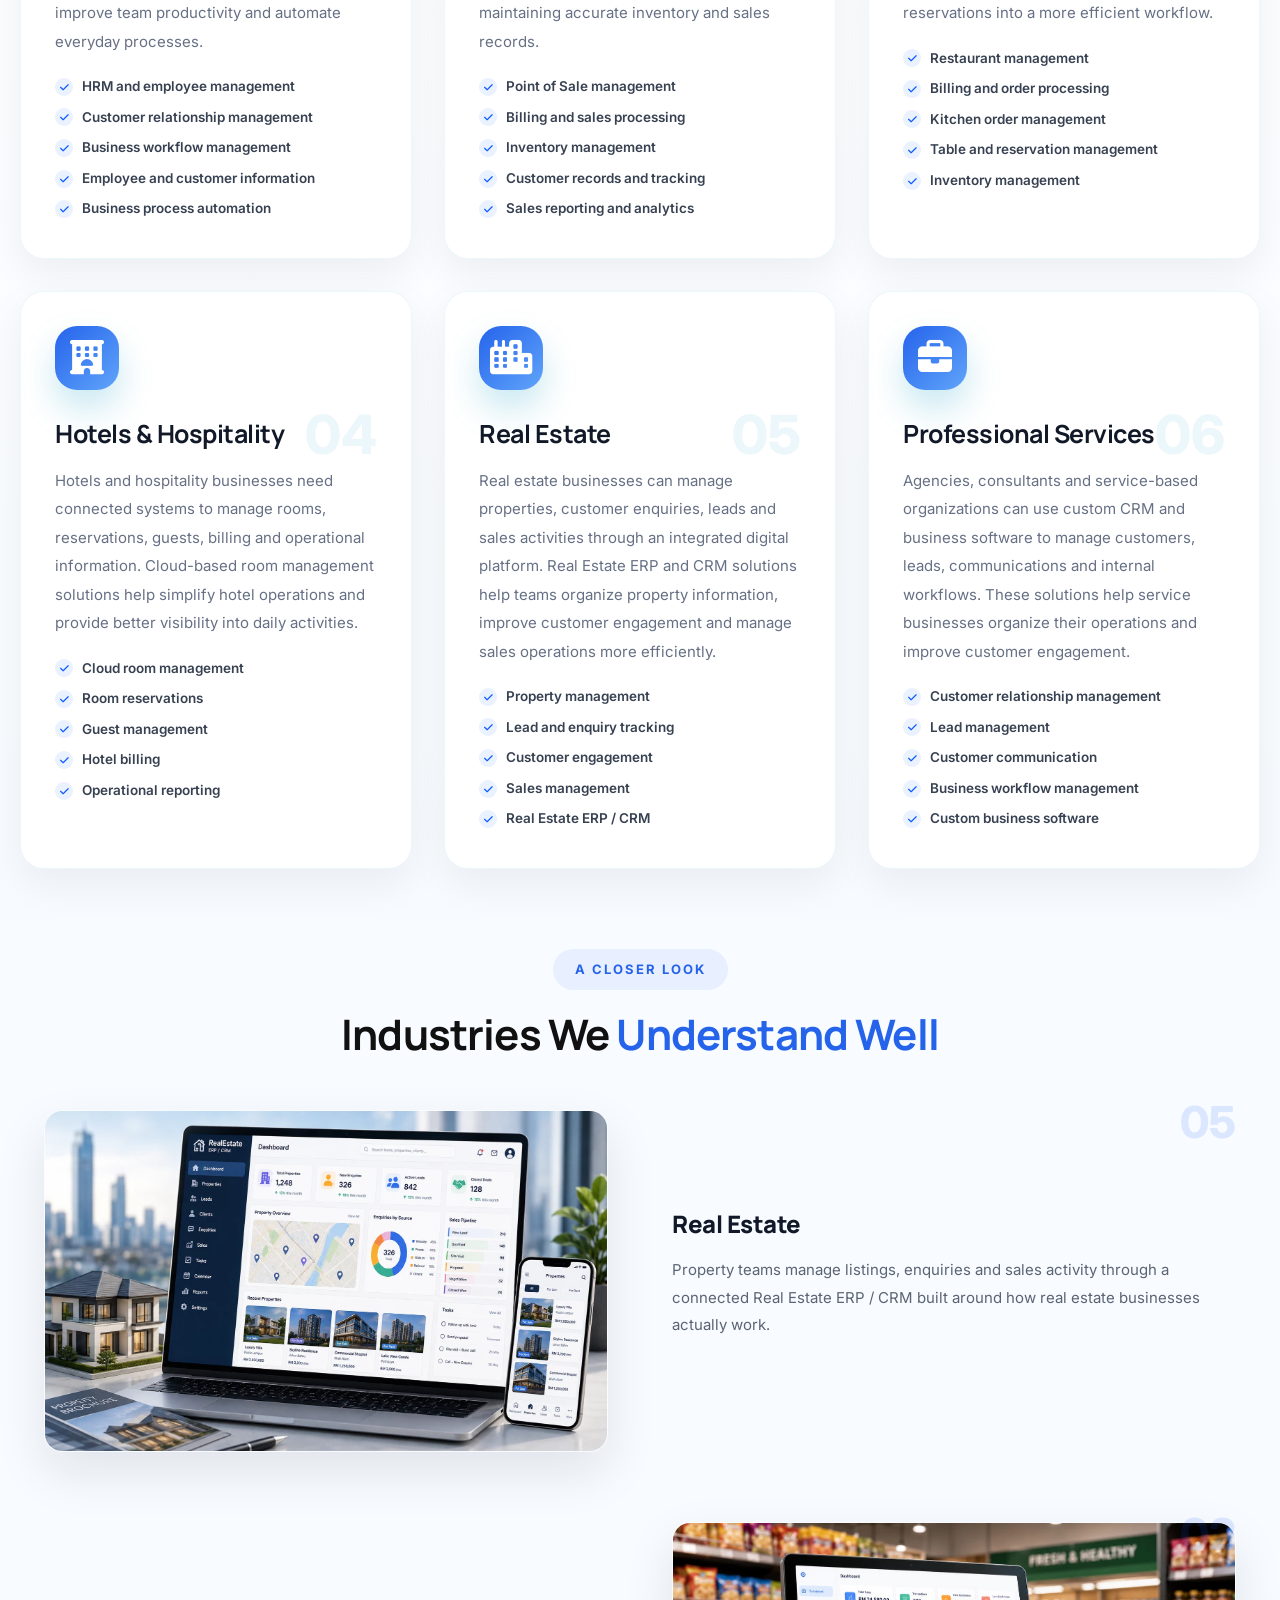
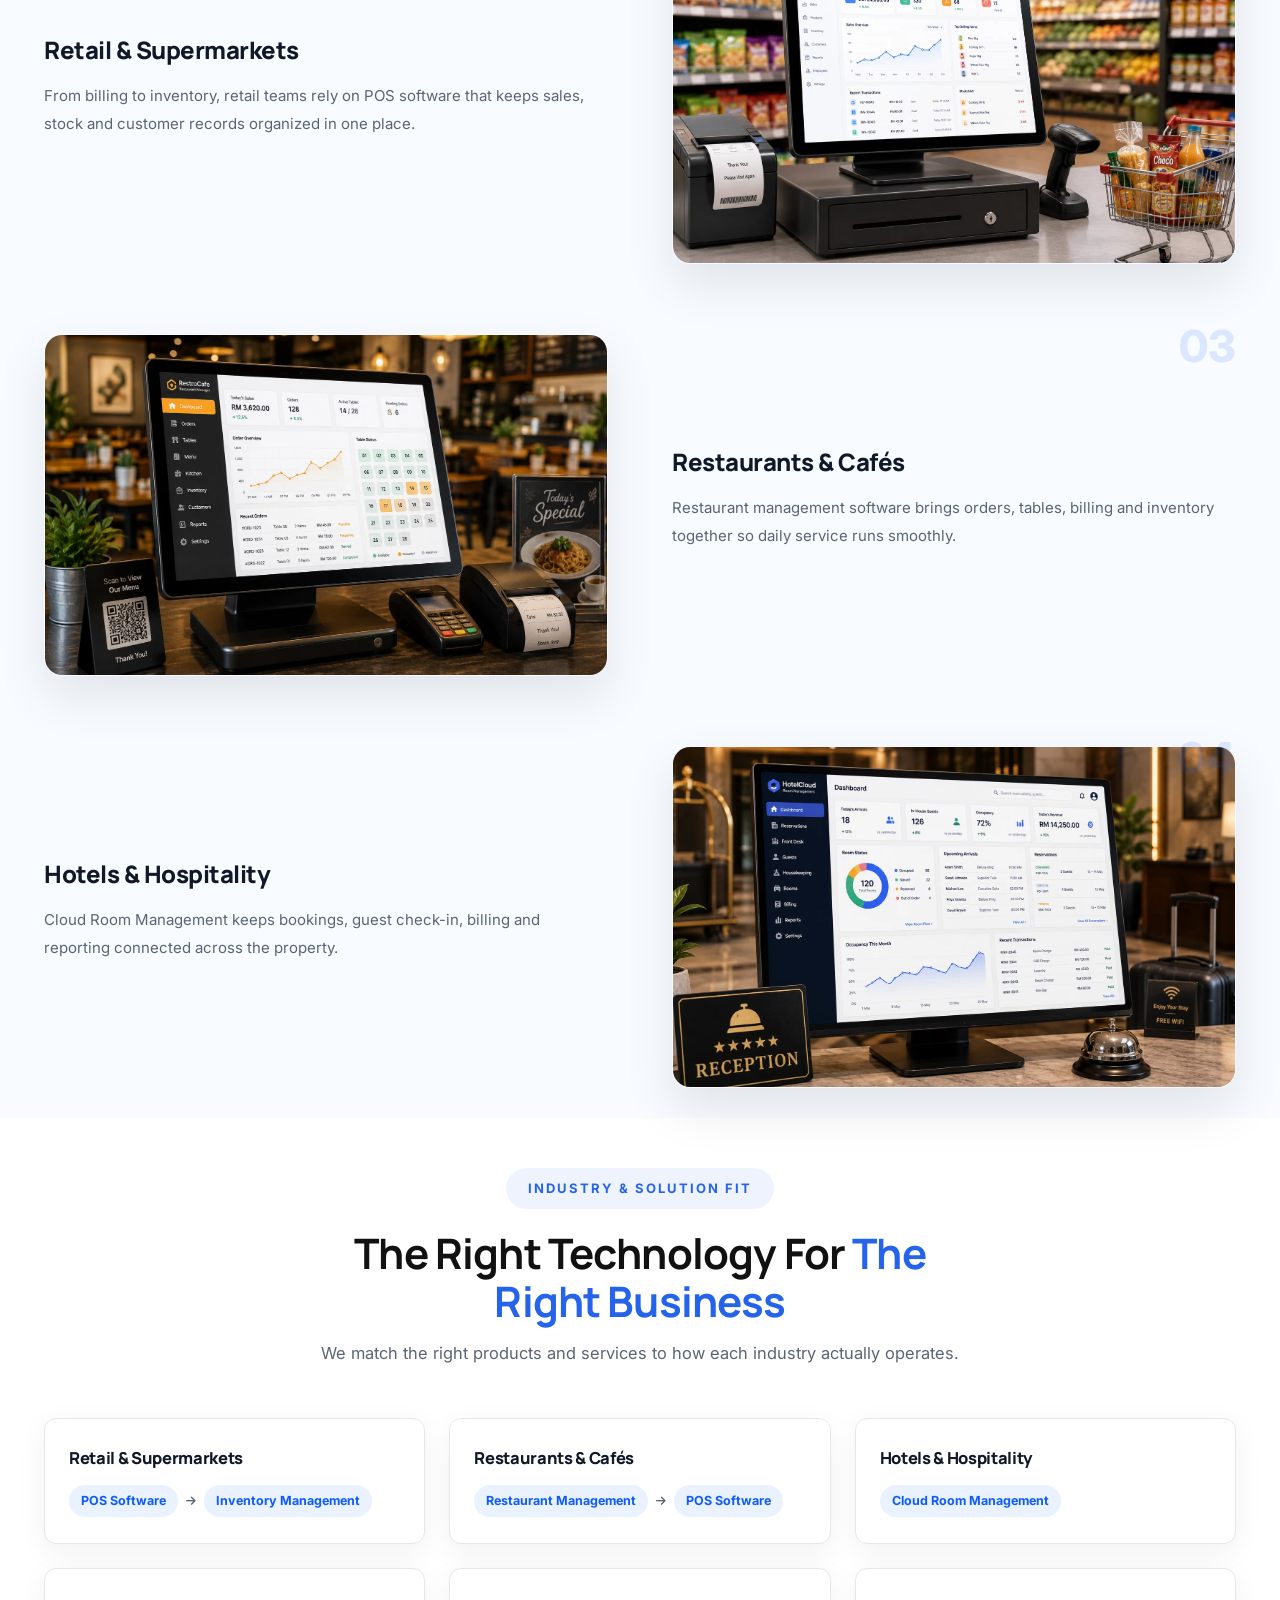
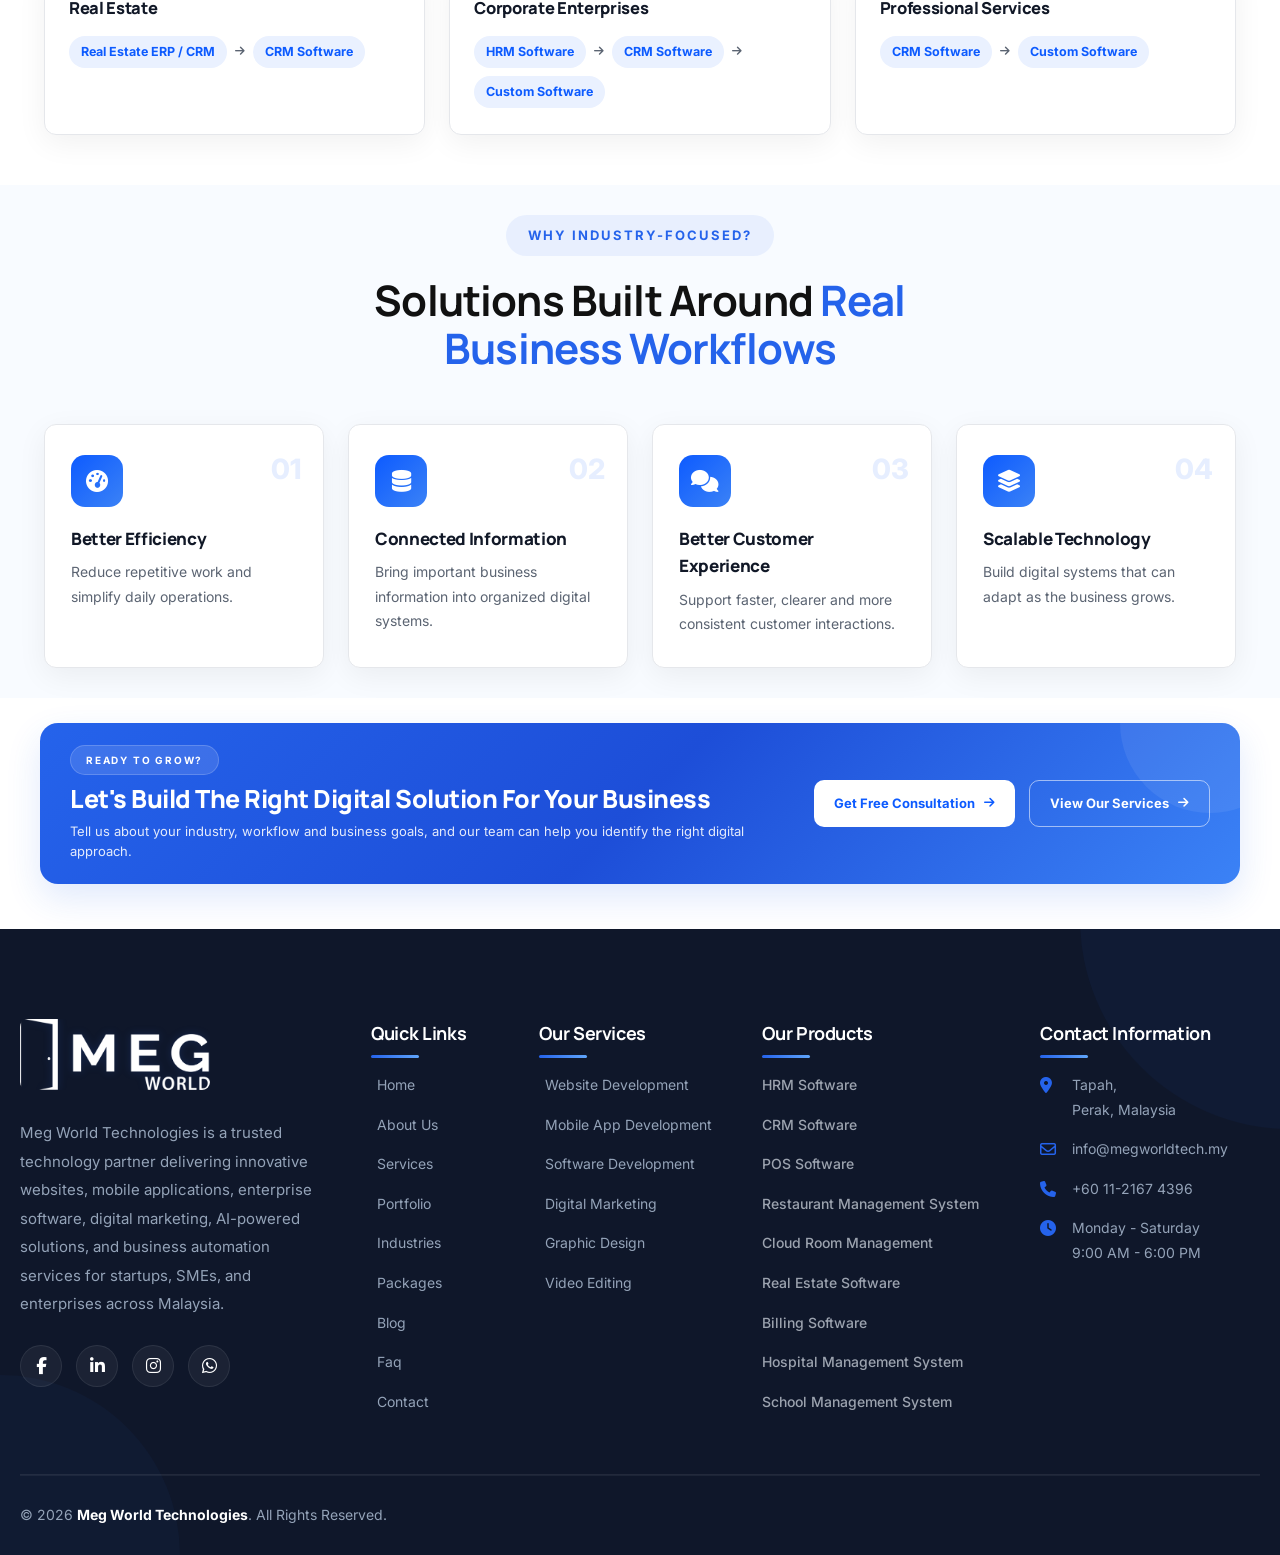
<file: industries.html>
<!DOCTYPE html>
<html lang="en">
<head>
<meta charset="UTF-8">
<meta name="viewport" content="width=device-width, initial-scale=1.0">
<title>Industries We Serve | Digital Solutions for Businesses in Malaysia | Meg World Technologies</title>
<meta name="description" content="Meg World Technologies provides industry-focused software, web and digital solutions for corporate enterprises, retail, restaurants, hospitality, real estate and professional services across Malaysia.">
<link rel="preconnect" href="https://fonts.googleapis.com">
<link rel="preconnect" href="https://fonts.gstatic.com" crossorigin>
<link href="https://fonts.googleapis.com/css2?family=Manrope:wght@500;600;700;800&family=Inter:wght@400;500;600;700&display=swap" rel="stylesheet">
<link rel="stylesheet" href="https://cdnjs.cloudflare.com/ajax/libs/font-awesome/6.7.2/css/all.min.css">
<link rel="stylesheet" href="home.css">
<link rel="stylesheet" href="industries.css">
<link rel="icon" type="image/png" sizes="50x50" href="assets/sitelogo.webp">
</head>
<body>

<!-- TOP BAR -->
<div class="topbar">
  <div class="container">

    <div class="topbar-left">
      <span><i class="fa-solid fa-location-dot"></i> Tapah, Perak, Malaysia</span>
      <span><i class="fa-regular fa-envelope"></i> info@megworldtech.my</span>
      <span><i class="fa-solid fa-phone"></i> +60 11-2167 4396</span>
    </div>

   <div class="topbar-social">

    <a href="https://www.facebook.com/megworldtechnologies"
       aria-label="Facebook"
       target="_blank"
       rel="noopener noreferrer">
        <i class="fa-brands fa-facebook-f"></i>
    </a>

    <a href="https://in.linkedin.com/company/megworldtechnologies"
       aria-label="LinkedIn"
       target="_blank"
       rel="noopener noreferrer">
        <i class="fa-brands fa-linkedin-in"></i>
    </a>

    <a href="https://www.instagram.com/meg_world_technologies"
       aria-label="Instagram"
       target="_blank"
       rel="noopener noreferrer">
        <i class="fa-brands fa-instagram"></i>
    </a>

    <a href="https://wa.me/601121674396"
       aria-label="WhatsApp"
       target="_blank"
       rel="noopener noreferrer">
        <i class="fa-brands fa-whatsapp"></i>
    </a>

</div>

  </div>
</div>

<!-- HEADER -->
<header>
    <div class="navbar" id="navbar">

        <div class="container nav-inner">

            <!-- LOGO -->
            <a href="index.html" class="logo">
                <div class="logo-mark">
                    <img src="assets/Meg-logo.webp" alt="Meg World Technologies">
                </div>
            </a>

            <!-- NAVIGATION -->
            <ul class="nav-links">

                <li>
                    <a href="index.html" class="nav-link">Home</a>
                </li>

                <li>
                    <a href="about.html" class="nav-link">About Us</a>
                </li>

                 <li>
                    <a href="services.html" class="nav-link">Services</a>
                </li>

                <li>
                    <a href="portfolio.html" class="nav-link">Portfolio</a>
                </li>

                <li  class="active">
                    <a href="industries.html" class="nav-link">Industries</a>
                </li>

                <li>
                    <a href="packages.html" class="nav-link">Packages</a>
                </li>

                <li>
                    <a href="blog.html" class="nav-link">Blog</a>
                </li>
                
                <li>
                    <a href="faq.html" class="nav-link">Faq</a>
                </li>

                <li>
                    <a href="contact.html" class="nav-link">Contact</a>
                </li>

            </ul>

            <!-- RIGHT SIDE -->
            <div class="nav-cta">

                <a href="contact.html" class="btn btn-primary">
                    <span>Free Consultation</span>
                    <i class="fa-solid fa-arrow-right"></i>
                </a>

                <button class="burger" id="burgerBtn" aria-label="Open Menu">
                    <i class="fa-solid fa-bars"></i>
                </button>

            </div>

        </div>

    </div>
</header>

<div class="overlay" id="overlay"></div>

<nav class="mobile-menu" id="mobileMenu">

    <div class="mobile-menu-head">

        <a href="index.html" class="mobile-logo">
            <img src="assets/Meg-logo.webp" alt="Meg World Technologies">
        </a>

        <button class="mobile-menu-close" id="mobileClose" aria-label="Close Menu">
            <i class="fa-solid fa-xmark"></i>
        </button>

    </div>

    <ul class="mobile-nav">

        <li><a href="index.html">Home</a></li>

        <li><a href="about.html">About Us</a></li>

        <li><a href="services.html">Services</a></li>

        <li><a href="portfolio.html">Portfolio</a></li>

        <li><a href="industries.html">Industries</a></li>

        <li><a href="packages.html">Packages</a></li>

        <li><a href="blog.html">Blog</a></li>

        <li><a href="faq.html">Faq</a></li>

        <li><a href="contact.html">Contact</a></li>

    </ul>

    <a href="contact.html" class="btn btn-primary mobile-btn">
        Get Free Consultation
    </a>

</nav>

<!-- INDUSTRIES HERO (static image — no video) -->
<section class="industries-hero">

    <div class="industries-hero-overlay"></div>

    <div class="container">

        <div class="industries-hero-content">


            <span class="eyebrow eyebrow-light reveal">INDUSTRIES WE SERVE</span>

            <h1 class="reveal">
                Digital Solutions For
                <span class="accent">Industry-Specific Business Needs</span>
            </h1>

            <p class="reveal">
                Meg World Technologies provides practical digital solutions designed around the unique workflows, challenges and growth goals of businesses across Malaysia.
            </p>

        </div>

    </div>

</section>

<!-- INTRODUCTION -->
<section class="industries-intro">

    <div class="container">

        <div class="industries-intro-inner reveal">

            <span class="eyebrow">INDUSTRY-FOCUSED SOLUTIONS</span>

            <h2>Technology That Understands <span>Your Industry</span></h2>

            <p>
                Every industry operates differently. Our approach combines technology, business understanding and practical digital solutions to help organizations simplify operations, improve customer experiences and support sustainable growth.
            </p>

        </div>

    </div>

</section>

<!-- MAIN INDUSTRIES -->
<section id="industries">

    <div class="container">

    <div class="section-head center">

        <span class="section-tag">
            Industries We Serve
        </span>

        <h2>
            Industry-Focused <br>
            <span>Business Software Solutions</span>
        </h2>

        <p>
            Our software products are designed to simplify operations, improve productivity, and accelerate digital transformation across multiple industries in Malaysia.
        </p>

    </div>


    <div class="industries-grid">


        <!-- 01 Corporate Enterprises -->

        <article class="industry-card reveal">

            <div class="industry-icon">
                <i class="fa-solid fa-building"></i>
            </div>

            <div class="industry-content">

                <span class="industry-number">
                    01
                </span>

                <h3>
                    Corporate Enterprises
                </h3>

                <p>
                    Corporate businesses need connected digital systems to manage employees, customers, internal operations and business workflows efficiently. Our solutions help organizations centralize information, improve team productivity and automate everyday processes.
                </p>

                <ul class="industry-points">

                    <li>
                        <i class="fa-solid fa-check"></i>
                        HRM and employee management
                    </li>

                    <li>
                        <i class="fa-solid fa-check"></i>
                        Customer relationship management
                    </li>

                    <li>
                        <i class="fa-solid fa-check"></i>
                        Business workflow management
                    </li>

                    <li>
                        <i class="fa-solid fa-check"></i>
                        Employee and customer information
                    </li>

                    <li>
                        <i class="fa-solid fa-check"></i>
                        Business process automation
                    </li>

                </ul>

                

            </div>

        </article>


        <!-- 02 Retail & Supermarkets -->

        <article class="industry-card reveal">

            <div class="industry-icon">
                <i class="fa-solid fa-store"></i>
            </div>

            <div class="industry-content">

                <span class="industry-number">
                    02
                </span>

                <h3>
                    Retail &amp; Supermarkets
                </h3>

                <p>
                    Retail and supermarket businesses require reliable systems for managing sales, billing, inventory and customer information. Our POS and billing solutions help businesses streamline daily transactions while maintaining accurate inventory and sales records.
                </p>

                <ul class="industry-points">

                    <li>
                        <i class="fa-solid fa-check"></i>
                        Point of Sale management
                    </li>

                    <li>
                        <i class="fa-solid fa-check"></i>
                        Billing and sales processing
                    </li>

                    <li>
                        <i class="fa-solid fa-check"></i>
                        Inventory management
                    </li>

                    <li>
                        <i class="fa-solid fa-check"></i>
                        Customer records and tracking
                    </li>

                    <li>
                        <i class="fa-solid fa-check"></i>
                        Sales reporting and analytics
                    </li>

                </ul>

               

            </div>

        </article>


        <!-- 03 Restaurants & Cafés -->

        <article class="industry-card reveal">

            <div class="industry-icon">
                <i class="fa-solid fa-utensils"></i>
            </div>

            <div class="industry-content">

                <span class="industry-number">
                    03
                </span>

                <h3>
                    Restaurants &amp; Cafés
                </h3>

                <p>
                    Restaurants and cafés can manage their daily operations through integrated restaurant management solutions. The system helps connect billing, kitchen orders, table management, inventory and reservations into a more efficient workflow.
                </p>

                <ul class="industry-points">

                    <li>
                        <i class="fa-solid fa-check"></i>
                        Restaurant management
                    </li>

                    <li>
                        <i class="fa-solid fa-check"></i>
                        Billing and order processing
                    </li>

                    <li>
                        <i class="fa-solid fa-check"></i>
                        Kitchen order management
                    </li>

                    <li>
                        <i class="fa-solid fa-check"></i>
                        Table and reservation management
                    </li>

                    <li>
                        <i class="fa-solid fa-check"></i>
                        Inventory management
                    </li>

                </ul>

               



            </div>

        </article>


        <!-- 04 Hotels & Hospitality -->

        <article class="industry-card reveal">

            <div class="industry-icon">
                <i class="fa-solid fa-hotel"></i>
            </div>

            <div class="industry-content">

                <span class="industry-number">
                    04
                </span>

                <h3>
                    Hotels &amp; Hospitality
                </h3>

                <p>
                    Hotels and hospitality businesses need connected systems to manage rooms, reservations, guests, billing and operational information. Cloud-based room management solutions help simplify hotel operations and provide better visibility into daily activities.
                </p>

                <ul class="industry-points">

                    <li>
                        <i class="fa-solid fa-check"></i>
                        Cloud room management
                    </li>

                    <li>
                        <i class="fa-solid fa-check"></i>
                        Room reservations
                    </li>

                    <li>
                        <i class="fa-solid fa-check"></i>
                        Guest management
                    </li>

                    <li>
                        <i class="fa-solid fa-check"></i>
                        Hotel billing
                    </li>

                    <li>
                        <i class="fa-solid fa-check"></i>
                        Operational reporting
                    </li>

                </ul>


            </div>

        </article>


        <!-- 05 Real Estate -->

        <article class="industry-card reveal">

            <div class="industry-icon">
                <i class="fa-solid fa-city"></i>
            </div>

            <div class="industry-content">

                <span class="industry-number">
                    05
                </span>

                <h3>
                    Real Estate
                </h3>

                <p>
                    Real estate businesses can manage properties, customer enquiries, leads and sales activities through an integrated digital platform. Real Estate ERP and CRM solutions help teams organize property information, improve customer engagement and manage sales operations more efficiently.
                </p>

                <ul class="industry-points">

                    <li>
                        <i class="fa-solid fa-check"></i>
                        Property management
                    </li>

                    <li>
                        <i class="fa-solid fa-check"></i>
                        Lead and enquiry tracking
                    </li>

                    <li>
                        <i class="fa-solid fa-check"></i>
                        Customer engagement
                    </li>

                    <li>
                        <i class="fa-solid fa-check"></i>
                        Sales management
                    </li>

                    <li>
                        <i class="fa-solid fa-check"></i>
                        Real Estate ERP / CRM
                    </li>

                </ul>

              

            </div>

        </article>


        <!-- 06 Professional Services -->

        <article class="industry-card reveal">

            <div class="industry-icon">
                <i class="fa-solid fa-briefcase"></i>
            </div>

            <div class="industry-content">

                <span class="industry-number">
                    06
                </span>

                <h3>
                    Professional Services
                </h3>

                <p>
                    Agencies, consultants and service-based organizations can use custom CRM and business software to manage customers, leads, communications and internal workflows. These solutions help service businesses organize their operations and improve customer engagement.
                </p>

                <ul class="industry-points">

                    <li>
                        <i class="fa-solid fa-check"></i>
                        Customer relationship management
                    </li>

                    <li>
                        <i class="fa-solid fa-check"></i>
                        Lead management
                    </li>

                    <li>
                        <i class="fa-solid fa-check"></i>
                        Customer communication
                    </li>

                    <li>
                        <i class="fa-solid fa-check"></i>
                        Business workflow management
                    </li>

                    <li>
                        <i class="fa-solid fa-check"></i>
                        Custom business software
                    </li>

                </ul>

               

            </div>

        </article>


    </div>

</div>

</section>

<!-- INDUSTRY IMAGE SPOTLIGHT -->
<section class="industry-spotlight-section">

    <div class="container">

        <div class="section-head center">
            <span class="section-tag">A Closer Look</span>
            <h2>Industries We <span style="color:#2563eb;">Understand Well</span></h2>
        </div>

        <!-- Real Estate -->
        <div class="spotlight-row reveal">
            <div class="spotlight-image">
                <img src="assets/industries/Real Estate.webp" alt="Real estate business using Meg World Technologies digital solutions">
            </div>
            <div class="spotlight-content">
                <span class="industry-number">05</span>
                <h3>Real Estate</h3>
                <p>Property teams manage listings, enquiries and sales activity through a connected Real Estate ERP / CRM built around how real estate businesses actually work.</p>
               
            </div>
        </div>

        <!-- Retail -->
        <div class="spotlight-row reverse reveal">
            <div class="spotlight-image">
                <img src="assets/industries/Retail & Supermarkets.webp" alt="Retail store using Meg World Technologies POS software">
            </div>
            <div class="spotlight-content">
                <span class="industry-number">02</span>
                <h3>Retail &amp; Supermarkets</h3>
                <p>From billing to inventory, retail teams rely on POS software that keeps sales, stock and customer records organized in one place.</p>
                
            </div>
        </div>

        <!-- Restaurants -->
        <div class="spotlight-row reveal">
            <div class="spotlight-image">
                <img src="assets/industries/Restaurants & Cafés.webp" alt="Restaurant using Meg World Technologies restaurant management software">
            </div>
            <div class="spotlight-content">
                <span class="industry-number">03</span>
                <h3>Restaurants &amp; Caf&eacute;s</h3>
                <p>Restaurant management software brings orders, tables, billing and inventory together so daily service runs smoothly.</p>
                
            </div>
        </div>

        <!-- Hotels -->
        <div class="spotlight-row reverse reveal">
            <div class="spotlight-image">
                <img src="assets/industries/Hotels & Hospitality.webp" alt="Hotel using Meg World Technologies cloud room management software">
            </div>
            <div class="spotlight-content">
                <span class="industry-number">04</span>
                <h3>Hotels &amp; Hospitality</h3>
                <p>Cloud Room Management keeps bookings, guest check-in, billing and reporting connected across the property.</p>
                
            </div>
        </div>

    </div>

</section>

<!-- SOLUTION MAPPING -->
<section class="mapping-section">

    <div class="container">

        <div class="section-head center">
            <span class="section-tag">Industry &amp; Solution Fit</span>
            <h2>The Right Technology For <span style="color:#2563eb;">The Right Business</span></h2>
            <p>We match the right products and services to how each industry actually operates.</p>
        </div>

        <div class="mapping-grid">

            <div class="mapping-card reveal">
                <h3>Retail &amp; Supermarkets</h3>
                <div class="mapping-chain">
                    <span>POS Software</span>
                    <i class="fa-solid fa-arrow-right"></i>
                    <span>Inventory Management</span>
                </div>
            </div>

            <div class="mapping-card reveal">
                <h3>Restaurants &amp; Caf&eacute;s</h3>
                <div class="mapping-chain">
                    <span>Restaurant Management</span>
                    <i class="fa-solid fa-arrow-right"></i>
                    <span>POS Software</span>
                </div>
            </div>

            <div class="mapping-card reveal">
                <h3>Hotels &amp; Hospitality</h3>
                <div class="mapping-chain">
                    <span>Cloud Room Management</span>
                </div>
            </div>

            <div class="mapping-card reveal">
                <h3>Real Estate</h3>
                <div class="mapping-chain">
                    <span>Real Estate ERP / CRM</span>
                    <i class="fa-solid fa-arrow-right"></i>
                    <span>CRM Software</span>
                </div>
            </div>

            <div class="mapping-card reveal">
                <h3>Corporate Enterprises</h3>
                <div class="mapping-chain">
                    <span>HRM Software</span>
                    <i class="fa-solid fa-arrow-right"></i>
                    <span>CRM Software</span>
                    <i class="fa-solid fa-arrow-right"></i>
                    <span>Custom Software</span>
                </div>
            </div>

            <div class="mapping-card reveal">
                <h3>Professional Services</h3>
                <div class="mapping-chain">
                    <span>CRM Software</span>
                    <i class="fa-solid fa-arrow-right"></i>
                    <span>Custom Software</span>
                </div>
            </div>

        </div>

    </div>

</section>

<!-- INDUSTRY BENEFITS -->
<section class="benefits-section">

    <div class="container">

        <div class="section-head center">
            <span class="section-tag">Why Industry-Focused?</span>
            <h2>Solutions Built Around <span style="color:#2563eb;">Real Business Workflows</span></h2>
        </div>

        <div class="benefits-grid">

            <div class="benefit-card reveal">
                <div class="benefit-icon"><i class="fa-solid fa-gauge-high"></i></div>
                <span class="benefit-number">01</span>
                <h3>Better Efficiency</h3>
                <p>Reduce repetitive work and simplify daily operations.</p>
            </div>

            <div class="benefit-card reveal">
                <div class="benefit-icon"><i class="fa-solid fa-database"></i></div>
                <span class="benefit-number">02</span>
                <h3>Connected Information</h3>
                <p>Bring important business information into organized digital systems.</p>
            </div>

            <div class="benefit-card reveal">
                <div class="benefit-icon"><i class="fa-solid fa-comments"></i></div>
                <span class="benefit-number">03</span>
                <h3>Better Customer Experience</h3>
                <p>Support faster, clearer and more consistent customer interactions.</p>
            </div>

            <div class="benefit-card reveal">
                <div class="benefit-icon"><i class="fa-solid fa-layer-group"></i></div>
                <span class="benefit-number">04</span>
                <h3>Scalable Technology</h3>
                <p>Build digital systems that can adapt as the business grows.</p>
            </div>

        </div>

    </div>

</section>



<!-- CTA -->
<section class="cta-section">

    <div class="container">

        <div class="cta-banner industries-cta">

            <div class="cta-content">
                <span class="section-tag">Ready to Grow?</span>
                <h2>Let's Build The Right <span>Digital Solution For Your Business</span></h2>
                <p>Tell us about your industry, workflow and business goals, and our team can help you identify the right digital approach.</p>
            </div>

            <div class="cta-right industries-cta-actions">
                <a href="contact.html" class="btn btn-white">
                    Get Free Consultation
                    <i class="fa-solid fa-arrow-right"></i>
                </a>
                <a href="services.html" class="btn btn-outline-white">
                    View Our Services
                    <i class="fa-solid fa-arrow-right"></i>
                </a>
            </div>

        </div>

    </div>

</section>

<!-- FLOATING WHATSAPP -->
<a href="https://wa.me/601121674396?text=Hello%20Meg%20World%20Technologies,%20I%20need%20more%20information."
   class="wa-float" target="_blank" aria-label="WhatsApp">
    <i class="fa-brands fa-whatsapp"></i>
</a>

<!-- FOOTER -->

<footer id="contact">

    <div class="container">

        <div class="footer-top">

            <!--==================================================
            ABOUT
            ==================================================-->

            <div class="footer-about">

                <a href="index.html" class="footer-logo">

                    <img src="assets/logo.webp" alt="Meg World Technologies">

                </a>

                <p>
                    Meg World Technologies is a trusted technology partner delivering
                    innovative websites, mobile applications, enterprise software,
                    digital marketing, AI-powered solutions, and business automation
                    services for startups, SMEs, and enterprises across Malaysia.
                </p>

               <div class="footer-social">

                    <a href="https://www.facebook.com/megworldtechnologies" aria-label="Facebook">
                        <i class="fa-brands fa-facebook-f"></i>
                    </a>

                    <a href="https://in.linkedin.com/company/megworldtechnologies" aria-label="LinkedIn">
                        <i class="fa-brands fa-linkedin-in"></i>
                    </a>

                    <a href="https://www.instagram.com/meg_world_technologies" aria-label="Instagram">
                        <i class="fa-brands fa-instagram"></i>
                    </a>

                    <a href="https://wa.me/601121674396" aria-label="WhatsApp">
                        <i class="fa-brands fa-whatsapp"></i>
                    </a>

                </div>

            </div>


            <!--==================================================
            QUICK LINKS — SAME AS HEADER
            ==================================================-->

            <div class="footer-links">

                <h4>Quick Links</h4>

                <ul>

                    <li>
                        <a href="index.html">Home</a>
                    </li>

                    <li>
                        <a href="about.html">About Us</a>
                    </li>

                    <li>
                        <a href="services.html">Services</a>
                    </li>

                    <li>
                        <a href="portfolio.html">Portfolio</a>
                    </li>

                    <li>
                        <a href="industries.html">Industries</a>
                    </li>

                    <li>
                        <a href="packages.html">Packages</a>
                    </li>

                    <li>
                        <a href="blog.html">Blog</a>
                    </li>

                    <li>
                        <a href="faq.html">Faq</a>
                    </li>

                    <li>
                        <a href="contact.html">Contact</a>
                    </li>

                </ul>

            </div>


            <!--==================================================
            SERVICES
            ==================================================-->

            <div class="footer-links">

                <h4>Our Services</h4>

                <ul>

                    <li>
                        <a href="services.html">Website Development</a>
                    </li>

                    <li>
                        <a href="services.html">Mobile App Development</a>
                    </li>

                    <li>
                        <a href="services.html">Software Development</a>
                    </li>

                    <li>
                        <a href="services.html">Digital Marketing</a>
                    </li>

                    <li>
                        <a href="services.html">Graphic Design</a>
                    </li>

                    <li>
                        <a href="services.html">Video Editing</a>
                    </li>

                </ul>

            </div>


            <!--==================================================
            PRODUCTS
            ==================================================-->

<!-- ==================================================
     PRODUCTS
     ================================================== -->

<div class="footer-links">

    <h4>Our Products</h4>

    <ul class="footer-products">

        <li>
            <span>HRM Software</span>
        </li>

        <li>
            <span>CRM Software</span>
        </li>

        <li>
            <span>POS Software</span>
        </li>

        <li>
            <span>Restaurant Management System</span>
        </li>

        <li>
            <span>Cloud Room Management</span>
        </li>

        <li>
            <span>Real Estate Software</span>
        </li>

        <li>
            <span>Billing Software</span>
        </li>

        <li>
            <span>Hospital Management System</span>
        </li>

        <li>
            <span>School Management System</span>
        </li>

    </ul>

</div>


            <!--==================================================
            CONTACT INFORMATION
            ==================================================-->

            <div class="footer-links">

                <h4>Contact Information</h4>

                <ul class="footer-contact">

                    <li>

                        <i class="fa-solid fa-location-dot"></i>

                        <span>
                            Tapah,<br>
                            Perak, Malaysia
                        </span>

                    </li>

                    <li>

                        <i class="fa-regular fa-envelope"></i>

                        <span>
                            info@megworldtech.my
                        </span>

                    </li>

                    <li>

                        <i class="fa-solid fa-phone"></i>

                        <span>
                            +60 11-2167 4396
                        </span>

                    </li>

                    <li>

                        <i class="fa-solid fa-clock"></i>

                        <span>
                            Monday - Saturday<br>
                            9:00 AM - 6:00 PM
                        </span>

                    </li>

                </ul>

            </div>

        </div>


        <!--==================================================
        FOOTER BOTTOM
        ==================================================-->

        <div class="footer-bottom">

            <div class="footer-copy">

                © 2026
                <strong>Meg World Technologies</strong>.
                All Rights Reserved.

            </div>

            <div class="footer-bottom-links">

                <a href="privacy-policy.html">
                    Privacy Policy
                </a>

                <a href="terms-conditions.html">
                    Terms &amp; Conditions
                </a>

                <a href="sitemap.html">
                    Sitemap
                </a>

            </div>

        </div>

    </div>

</footer>

<script src="industries.js"></script>
</body>
</html>
</file>
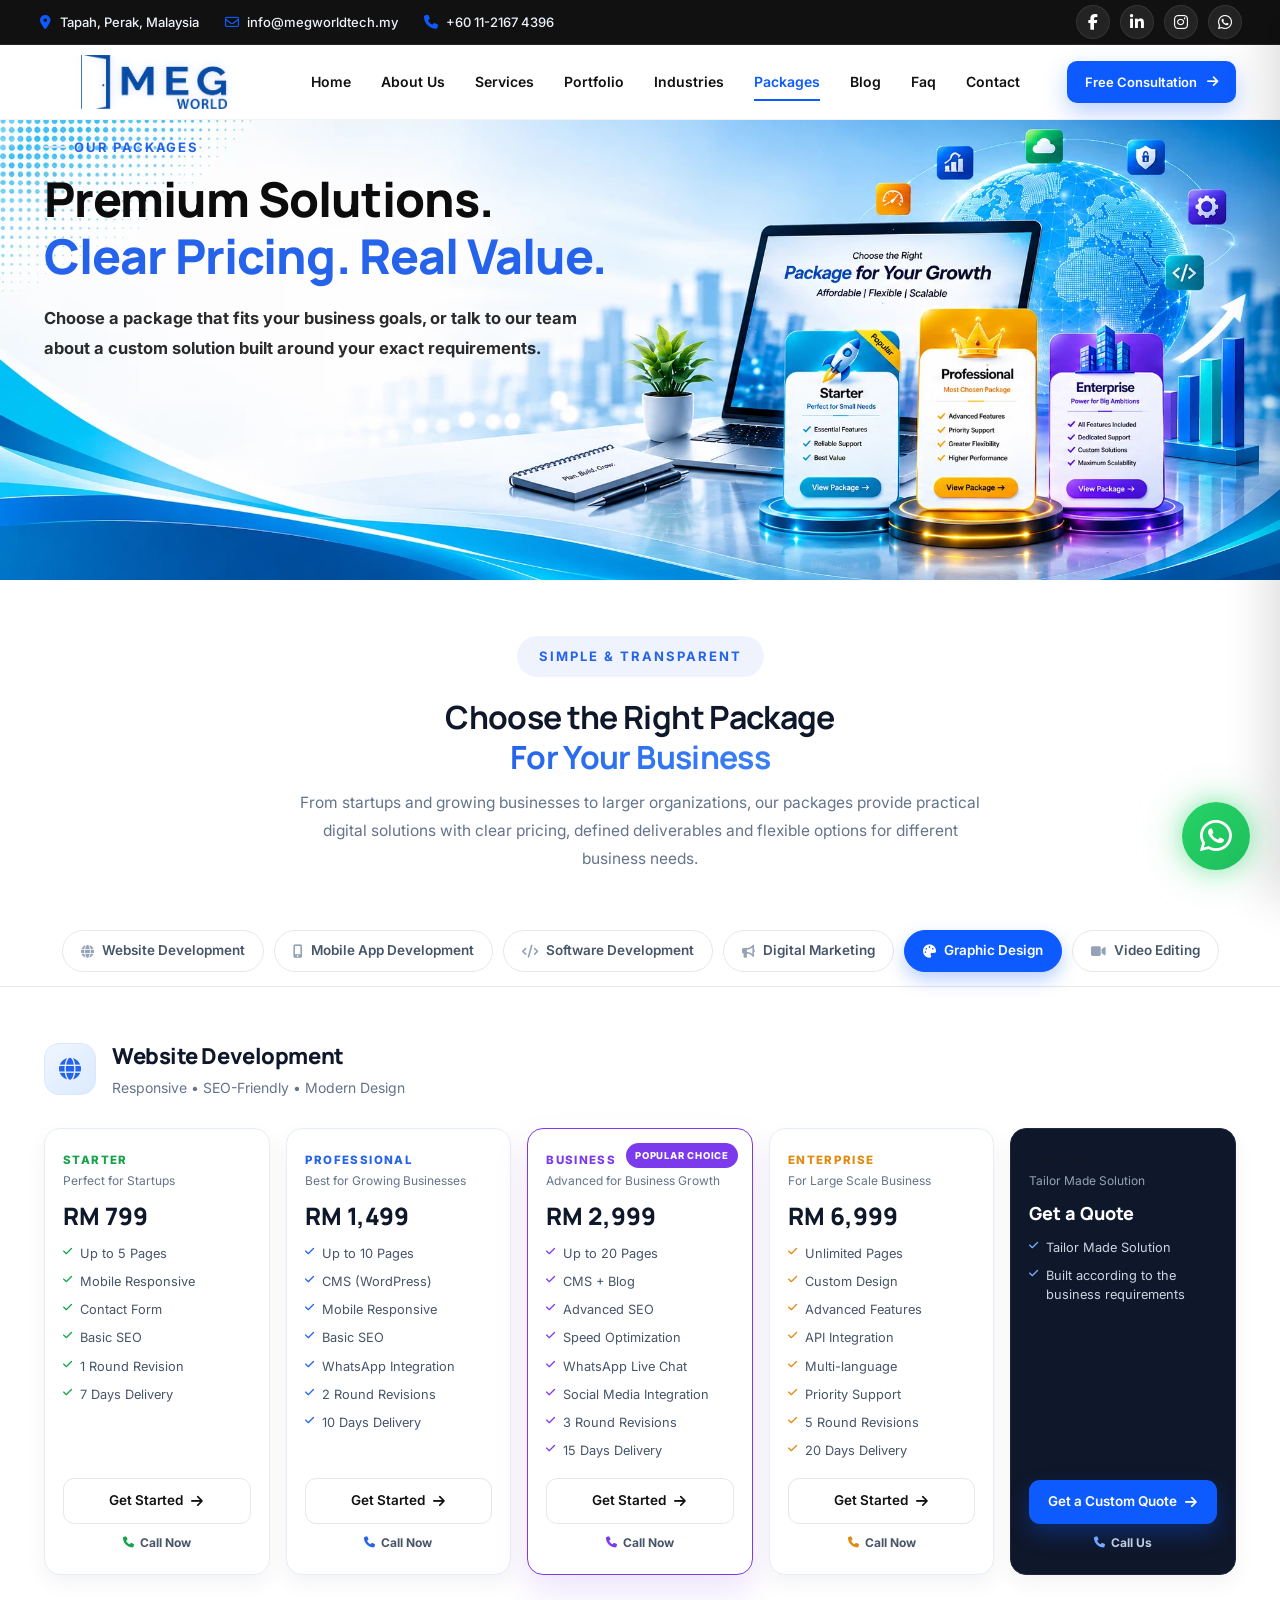
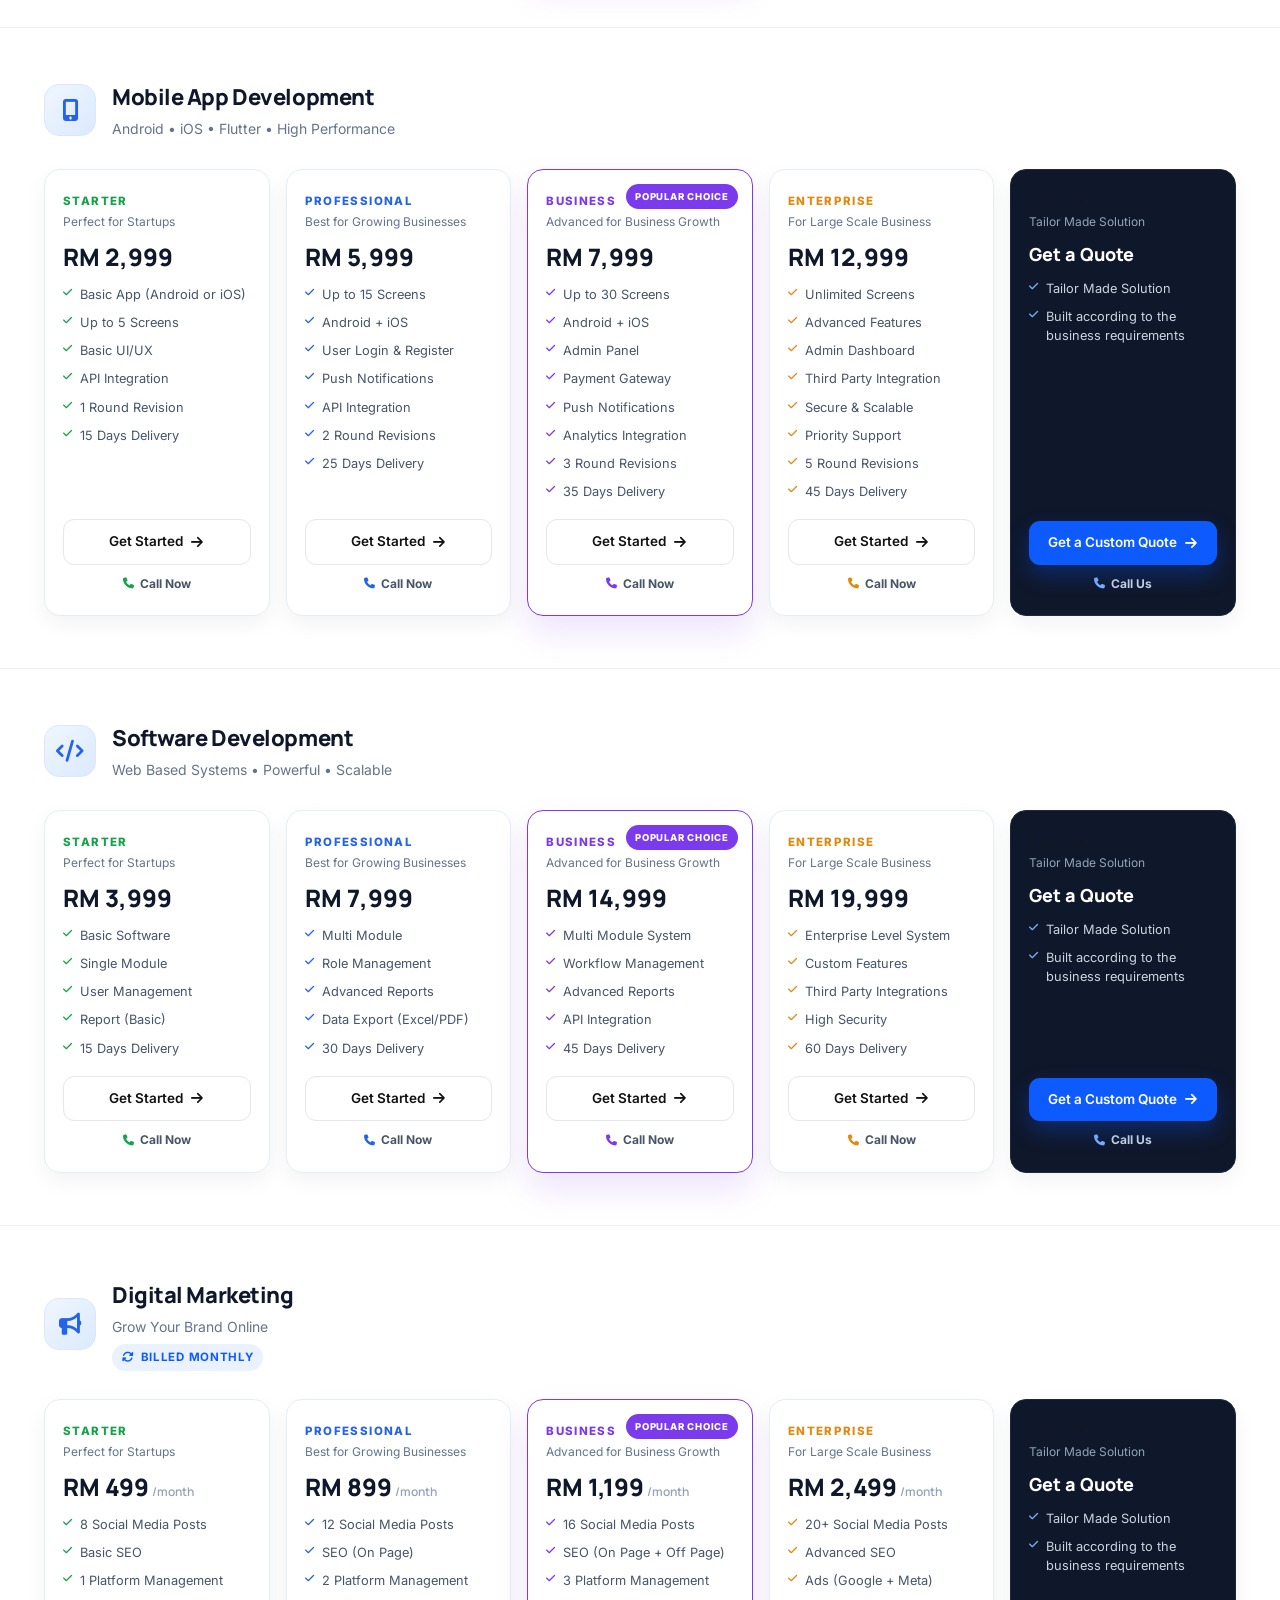
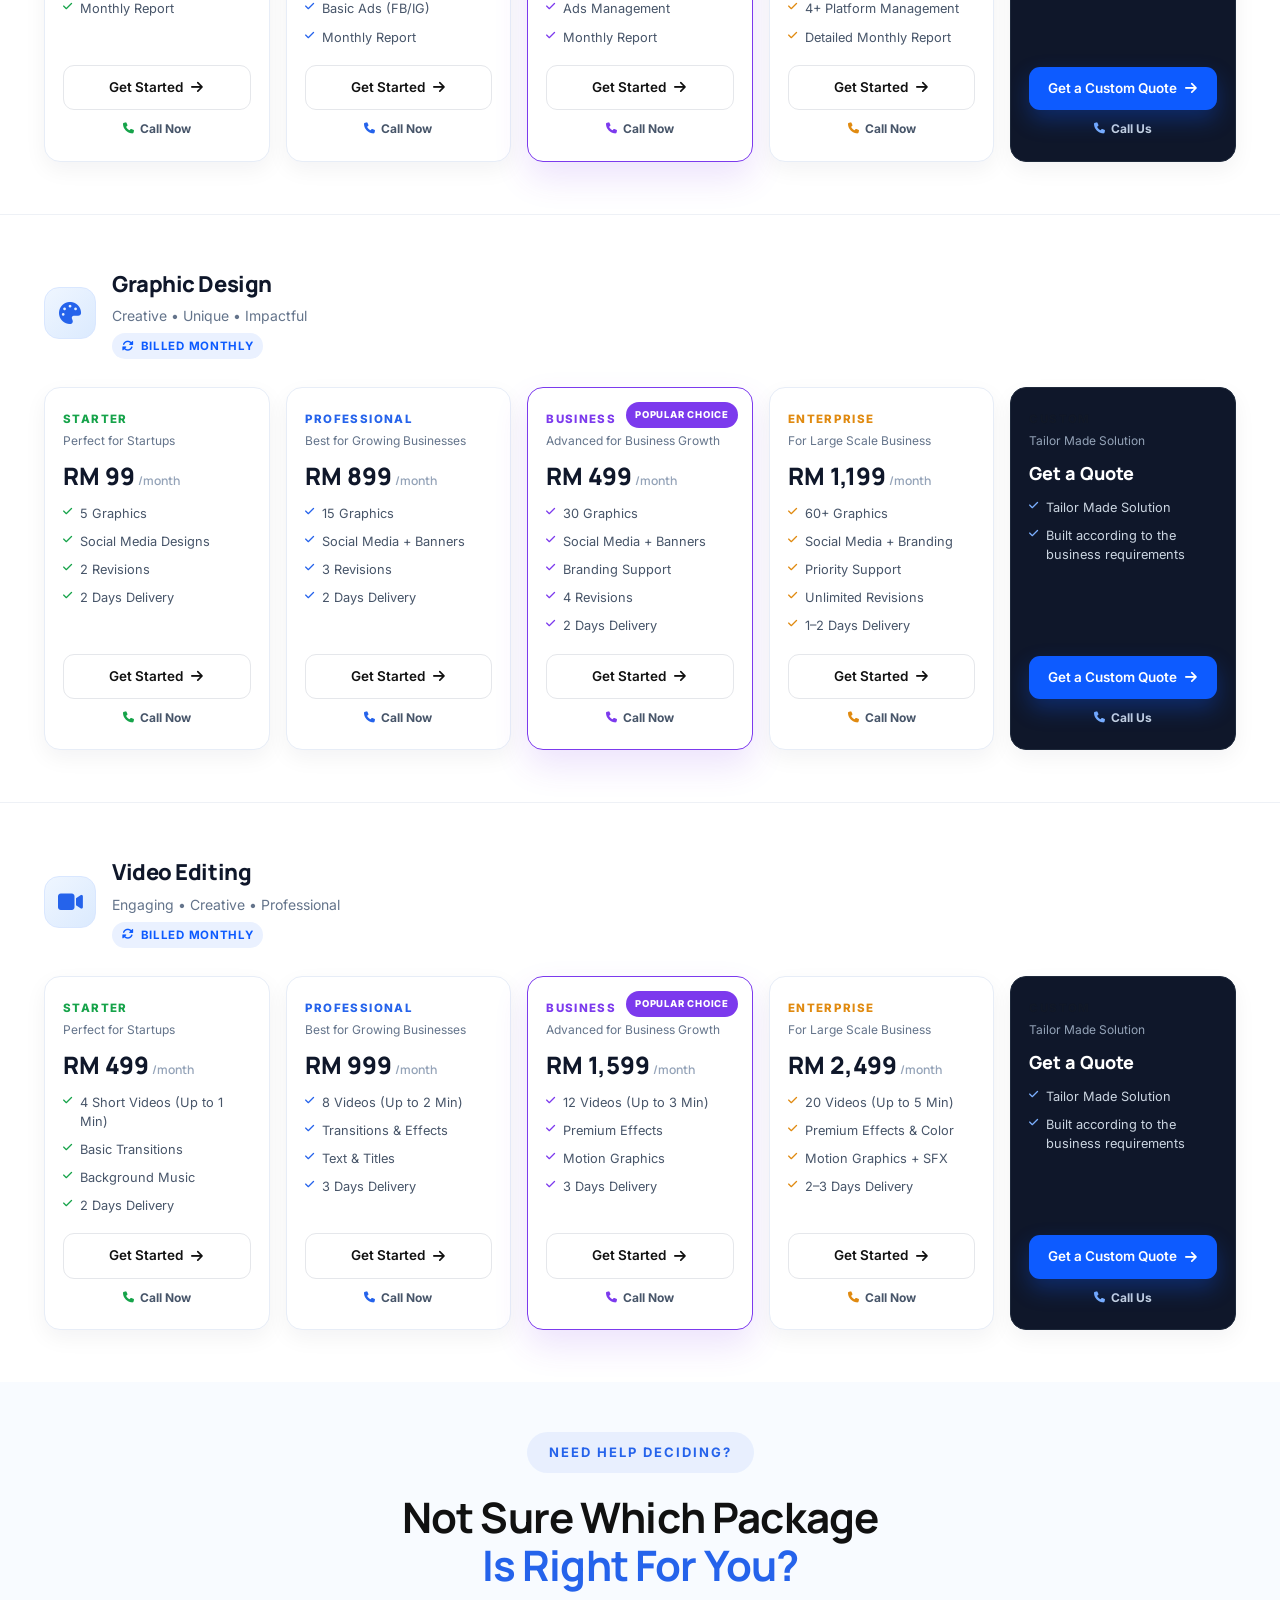
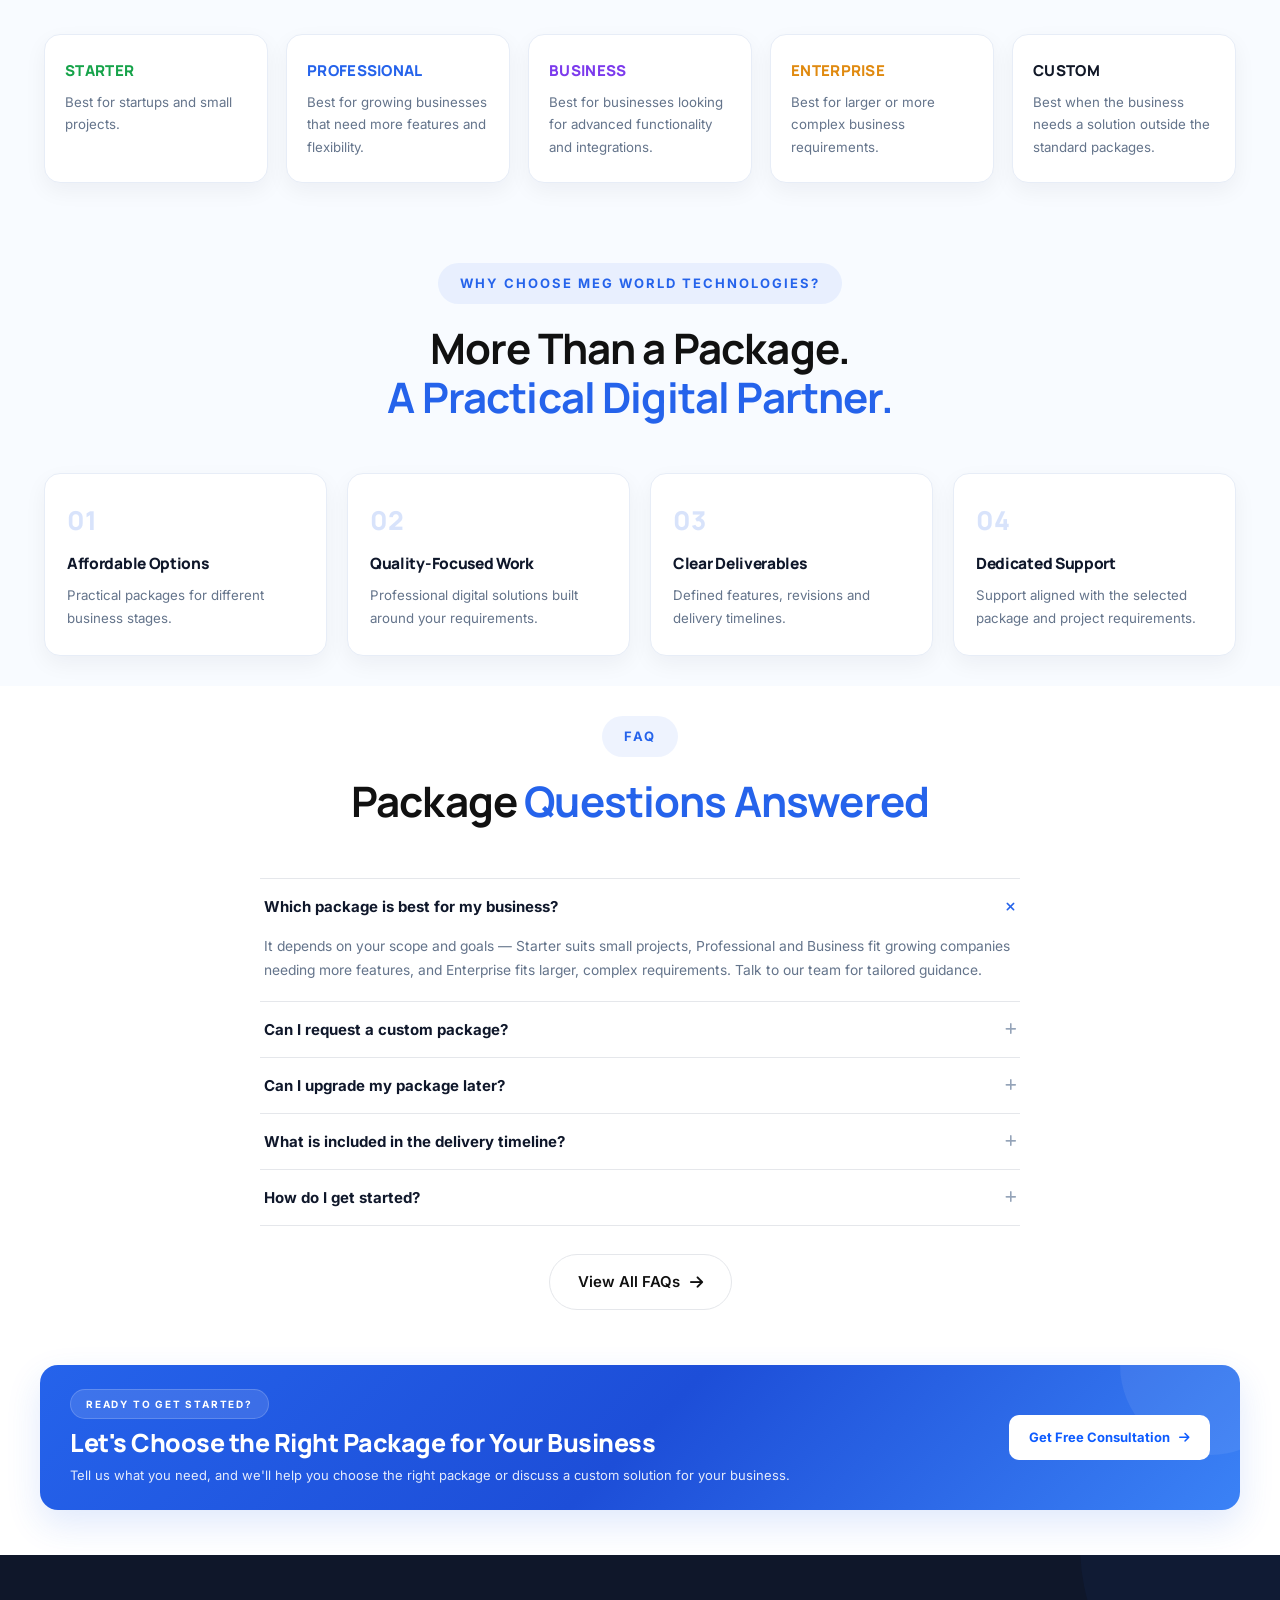
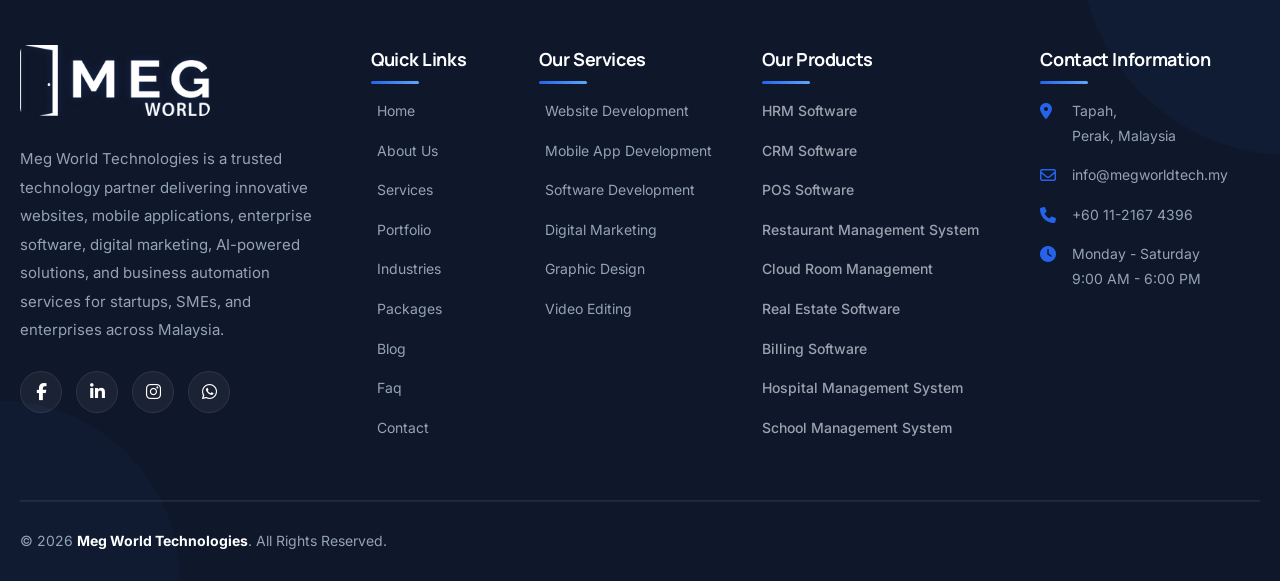
<file: packages.html>
<!DOCTYPE html>
<html lang="en">
<head>
<meta charset="UTF-8">
<meta name="viewport" content="width=device-width, initial-scale=1.0">
<title>Website, Software &amp; Digital Marketing Packages Malaysia | Meg World Technologies</title>
<meta name="description" content="Explore Meg World Technologies Malaysia packages for website development, mobile app development, software development, digital marketing, graphic design and video editing with clear RM pricing and flexible options.">
<link rel="canonical" href="https://www.megworldtech.my/packages.html">
<link rel="preconnect" href="https://fonts.googleapis.com">
<link rel="preconnect" href="https://fonts.gstatic.com" crossorigin>
<link href="https://fonts.googleapis.com/css2?family=Manrope:wght@500;600;700;800&family=Inter:wght@400;500;600;700&display=swap" rel="stylesheet">
<link rel="stylesheet" href="https://cdnjs.cloudflare.com/ajax/libs/font-awesome/6.7.2/css/all.min.css">
<link rel="stylesheet" href="home.css">
<link rel="stylesheet" href="packages.css">
<link rel="icon" type="image/png" sizes="50x50" href="assets/sitelogo.webp">

<script type="application/ld+json">
{
  "@context": "https://schema.org",
  "@type": "Organization",
  "name": "Meg World Technologies",
  "url": "https://www.megworldtech.my/",
  "logo": "https://www.megworldtech.my/assets/logo.webp",
  "email": "info@megworldtech.my",
  "telephone": "+601121674396",
  "address": {
    "@type": "PostalAddress",
    "addressLocality": "Tapah, Perak",
    "addressCountry": "MY"
  },
  "areaServed": "Malaysia"
}
</script>
<script type="application/ld+json">
{
  "@context": "https://schema.org",
  "@type": "WebSite",
  "name": "Meg World Technologies",
  "url": "https://www.megworldtech.my/"
}
</script>
<script type="application/ld+json">
{
  "@context": "https://schema.org",
  "@type": "Service",
  "name": "Website, Software &amp; Digital Marketing Packages",
  "provider": {"@type": "Organization", "name": "Meg World Technologies"},
  "areaServed": "Malaysia",
  "serviceType": ["Website Development","Mobile App Development","Software Development","Digital Marketing","Graphic Design","Video Editing"]
}
</script>
</head>
<body>

<!-- TOP BAR -->
<div class="topbar">
  <div class="container">

    <div class="topbar-left">
      <span>
        <i class="fa-solid fa-location-dot"></i>
        Tapah, Perak, Malaysia
      </span>

      <span>
        <i class="fa-regular fa-envelope"></i>
        info@megworldtech.my
      </span>

      <span>
        <i class="fa-solid fa-phone"></i>
        +60 11-2167 4396
      </span>
    </div>

   <div class="topbar-social">

    <a href="https://www.facebook.com/megworldtechnologies"
       aria-label="Facebook"
       target="_blank"
       rel="noopener noreferrer">
        <i class="fa-brands fa-facebook-f"></i>
    </a>

    <a href="https://in.linkedin.com/company/megworldtechnologies"
       aria-label="LinkedIn"
       target="_blank"
       rel="noopener noreferrer">
        <i class="fa-brands fa-linkedin-in"></i>
    </a>

    <a href="https://www.instagram.com/meg_world_technologies"
       aria-label="Instagram"
       target="_blank"
       rel="noopener noreferrer">
        <i class="fa-brands fa-instagram"></i>
    </a>

    <a href="https://wa.me/601121674396"
       aria-label="WhatsApp"
       target="_blank"
       rel="noopener noreferrer">
        <i class="fa-brands fa-whatsapp"></i>
    </a>

</div>

  </div>
</div>

<!-- HEADER -->
<header>
    <div class="navbar" id="navbar">

        <div class="container nav-inner">

            <!-- LOGO -->
            <a href="index.html" class="logo">
                <div class="logo-mark">
                    <img src="assets/Meg-logo.webp" alt="Meg World Technologies">
                </div>
            </a>

            <!-- NAVIGATION -->
            <ul class="nav-links">

                <li>
                    <a href="index.html" class="nav-link">Home</a>
                </li>

                <li>
                    <a href="about.html" class="nav-link">About Us</a>
                </li>

                 <li>
                    <a href="services.html" class="nav-link">Services</a>
                </li>

                <li>
                    <a href="portfolio.html" class="nav-link">Portfolio</a>
                </li>

                <li>
                    <a href="industries.html" class="nav-link">Industries</a>
                </li>

                <li class="active">
                    <a href="packages.html" class="nav-link">Packages</a>
                </li>

                <li>
                    <a href="blog.html" class="nav-link">Blog</a>
                </li>
                
                <li>
                    <a href="faq.html" class="nav-link">Faq</a>
                </li>

                <li>
                    <a href="contact.html" class="nav-link">Contact</a>
                </li>

            </ul>

            <!-- RIGHT SIDE -->
            <div class="nav-cta">

                <a href="contact.html" class="btn btn-primary">
                    <span>Free Consultation</span>
                    <i class="fa-solid fa-arrow-right"></i>
                </a>

                <button class="burger" id="burgerBtn" aria-label="Open Menu">
                    <i class="fa-solid fa-bars"></i>
                </button>

            </div>

        </div>

    </div>
</header>

<div class="overlay" id="overlay"></div>

<nav class="mobile-menu" id="mobileMenu">

    <div class="mobile-menu-head">

        <a href="index.html" class="mobile-logo">
            <img src="assets/Meg-logo.webp" alt="Meg World Technologies">
        </a>

        <button class="mobile-menu-close" id="mobileClose" aria-label="Close Menu">
            <i class="fa-solid fa-xmark"></i>
        </button>

    </div>

    <ul class="mobile-nav">

        <li><a href="index.html">Home</a></li>

        <li><a href="about.html">About Us</a></li>

        <li><a href="services.html">Services</a></li>

        <li><a href="portfolio.html">Portfolio</a></li>

        <li><a href="industries.html">Industries</a></li>

        <li><a href="packages.html">Packages</a></li>

        <li><a href="blog.html">Blog</a></li>

        <li><a href="faq.html">Faq</a></li>

        <li><a href="contact.html">Contact</a></li>

    </ul>

    <a href="contact.html" class="btn btn-primary mobile-btn">
        Get Free Consultation
    </a>

</nav>
<!-- ================= PACKAGES HERO ================= -->
<section class="pkg-hero">
    <div class="pkg-hero-bg"></div>
    <div class="container">
        <div class="pkg-hero-content">


            <span class="eyebrow">OUR PACKAGES</span>

            <h1>
                Premium Solutions.
                <span class="accent">Clear Pricing. Real Value.</span>
            </h1>

            <p>
                Choose a package that fits your business goals, or talk to our team about a custom solution built around your exact requirements.
            </p>

        </div>
    </div>
</section>

<!-- ================= INTRODUCTION ================= -->
<section class="pkg-intro">
    <div class="container">
        <div class="pkg-intro-inner reveal">
            <span class="section-tag">SIMPLE &amp; TRANSPARENT</span>
            <h2>Choose the Right Package <br> <span class="accent">For Your Business</span></h2>
            <p>
                From startups and growing businesses to larger organizations, our packages provide practical digital solutions with clear pricing, defined deliverables and flexible options for different business needs.
            </p>
        </div>
    </div>
</section>

<!-- ================= SERVICE NAVIGATION ================= -->
<div class="pkg-nav-wrap">
    <div class="container">
        <div class="pkg-tabs" id="pkgTabs">
            <a href="#svc-website" class="pkg-tab active" data-target="svc-website"><i class="fa-solid fa-globe"></i>Website Development</a>
            <a href="#svc-mobileapp" class="pkg-tab" data-target="svc-mobileapp"><i class="fa-solid fa-mobile-screen-button"></i>Mobile App Development</a>
            <a href="#svc-software" class="pkg-tab" data-target="svc-software"><i class="fa-solid fa-code"></i>Software Development</a>
            <a href="#svc-marketing" class="pkg-tab" data-target="svc-marketing"><i class="fa-solid fa-bullhorn"></i>Digital Marketing</a>
            <a href="#svc-design" class="pkg-tab" data-target="svc-design"><i class="fa-solid fa-palette"></i>Graphic Design</a>
            <a href="#svc-video" class="pkg-tab" data-target="svc-video"><i class="fa-solid fa-video"></i>Video Editing</a>
        </div>
    </div>
</div>

<!-- ================= PRICING MATRIX ================= -->
<div id="pkgMatrix"><!-- rendered by packages.js from the PACKAGE_DATA source of truth --></div>

<!-- ================= PACKAGE COMPARISON / GUIDANCE ================= -->
<section class="pkg-compare">
    <div class="container">
        <div class="section-head center reveal">
            <span class="section-tag">NEED HELP DECIDING?</span>
            <h2>Not Sure Which Package <br> <span style="color:#2563eb;">Is Right For You?</span></h2>
        </div>

        <div class="pkg-compare-grid">

            <div class="pkg-compare-card reveal">
                <h4 style="color:#16a34a;">Starter</h4>
                <p>Best for startups and small projects.</p>
            </div>

            <div class="pkg-compare-card reveal">
                <h4 style="color:#2563eb;">Professional</h4>
                <p>Best for growing businesses that need more features and flexibility.</p>
            </div>

            <div class="pkg-compare-card reveal">
                <h4 style="color:#7c3aed;">Business</h4>
                <p>Best for businesses looking for advanced functionality and integrations.</p>
            </div>

            <div class="pkg-compare-card reveal">
                <h4 style="color:#e08a10;">Enterprise</h4>
                <p>Best for larger or more complex business requirements.</p>
            </div>

            <div class="pkg-compare-card reveal">
                <h4 style="color:#111827;">Custom</h4>
                <p>Best when the business needs a solution outside the standard packages.</p>
            </div>

        </div>
    </div>
</section>


<!-- ================= VALUE SECTION ================= -->
<section class="pkg-value">
    <div class="container">
        <div class="section-head center reveal">
            <span class="section-tag">WHY CHOOSE MEG WORLD TECHNOLOGIES?</span>
            <h2>More Than a Package. <br> <span style="color:#2563eb;">A Practical Digital Partner.</span></h2>
        </div>

        <div class="pkg-value-grid">

            <div class="pkg-value-card reveal">
                <div class="pkg-value-num">01</div>
                <h4>Affordable Options</h4>
                <p>Practical packages for different business stages.</p>
            </div>

            <div class="pkg-value-card reveal">
                <div class="pkg-value-num">02</div>
                <h4>Quality-Focused Work</h4>
                <p>Professional digital solutions built around your requirements.</p>
            </div>

            <div class="pkg-value-card reveal">
                <div class="pkg-value-num">03</div>
                <h4>Clear Deliverables</h4>
                <p>Defined features, revisions and delivery timelines.</p>
            </div>

            <div class="pkg-value-card reveal">
                <div class="pkg-value-num">04</div>
                <h4>Dedicated Support</h4>
                <p>Support aligned with the selected package and project requirements.</p>
            </div>

        </div>
    </div>
</section>

<!-- ================= FAQ PREVIEW ================= -->
<section class="pkg-faq">
    <div class="container">
        <div class="section-head center reveal">
            <span class="section-tag">FAQ</span>
            <h2>Package <span style="color:#2563eb;">Questions Answered</span></h2>
        </div>

        <div class="pkg-faq-inner" id="pkgFaqList"><!-- rendered by packages.js --></div>

        <div class="pkg-faq-more">
            <a href="faq.html" class="btn btn-outline">
                <span>View All FAQs</span>
                <i class="fa-solid fa-arrow-right"></i>
            </a>
        </div>
    </div>
</section>

<!-- ================= FINAL CTA ================= -->
<section class="cta-section">

    <div class="container">

        <div class="cta-banner">

            <!-- Content -->

            <div class="cta-content">

                <span class="section-tag">
                    READY TO GET STARTED?
                </span>

                <h2>
                    Let's Choose the Right
                    <span class="accent">Package for Your Business</span>
                </h2>

                <p>
                    Tell us what you need, and we'll help you choose the right package or discuss a custom solution for your business.
                </p>

            </div>

            <!-- Button -->

            <div class="cta-right">

                <a href="contact.html" class="btn btn-white">

                    <span>Get Free Consultation</span>

                    <i class="fa-solid fa-arrow-right"></i>

                </a>

            </div>

        </div>

    </div>

</section>

<!-- FOOTER -->

<footer id="contact">

    <div class="container">

        <div class="footer-top">

            <!--==================================================
            ABOUT
            ==================================================-->

            <div class="footer-about">

                <a href="index.html" class="footer-logo">

                    <img src="assets/logo.webp" alt="Meg World Technologies">

                </a>

                <p>
                    Meg World Technologies is a trusted technology partner delivering
                    innovative websites, mobile applications, enterprise software,
                    digital marketing, AI-powered solutions, and business automation
                    services for startups, SMEs, and enterprises across Malaysia.
                </p>

               <div class="footer-social">

                    <a href="https://www.facebook.com/megworldtechnologies" aria-label="Facebook">
                        <i class="fa-brands fa-facebook-f"></i>
                    </a>

                    <a href="https://in.linkedin.com/company/megworldtechnologies" aria-label="LinkedIn">
                        <i class="fa-brands fa-linkedin-in"></i>
                    </a>

                    <a href="https://www.instagram.com/meg_world_technologies" aria-label="Instagram">
                        <i class="fa-brands fa-instagram"></i>
                    </a>

                    <a href="https://wa.me/601121674396" aria-label="WhatsApp">
                        <i class="fa-brands fa-whatsapp"></i>
                    </a>

                </div>

            </div>


            <!--==================================================
            QUICK LINKS — SAME AS HEADER
            ==================================================-->

            <div class="footer-links">

                <h4>Quick Links</h4>

                <ul>

                    <li>
                        <a href="index.html">Home</a>
                    </li>

                    <li>
                        <a href="about.html">About Us</a>
                    </li>

                    <li>
                        <a href="services.html">Services</a>
                    </li>

                    <li>
                        <a href="portfolio.html">Portfolio</a>
                    </li>

                    <li>
                        <a href="industries.html">Industries</a>
                    </li>

                    <li>
                        <a href="packages.html">Packages</a>
                    </li>

                    <li>
                        <a href="blog.html">Blog</a>
                    </li>

                    <li>
                        <a href="faq.html">Faq</a>
                    </li>

                    <li>
                        <a href="contact.html">Contact</a>
                    </li>

                </ul>

            </div>


            <!--==================================================
            SERVICES
            ==================================================-->

            <div class="footer-links">

                <h4>Our Services</h4>

                <ul>

                    <li>
                        <a href="services.html">Website Development</a>
                    </li>

                    <li>
                        <a href="services.html">Mobile App Development</a>
                    </li>

                    <li>
                        <a href="services.html">Software Development</a>
                    </li>

                    <li>
                        <a href="services.html">Digital Marketing</a>
                    </li>

                    <li>
                        <a href="services.html">Graphic Design</a>
                    </li>

                    <li>
                        <a href="services.html">Video Editing</a>
                    </li>

                </ul>

            </div>


            <!--==================================================
            PRODUCTS
            ==================================================-->

 <!-- ==================================================
     PRODUCTS
     ================================================== -->

<div class="footer-links">

    <h4>Our Products</h4>

    <ul class="footer-products">

        <li>
            <span>HRM Software</span>
        </li>

        <li>
            <span>CRM Software</span>
        </li>

        <li>
            <span>POS Software</span>
        </li>

        <li>
            <span>Restaurant Management System</span>
        </li>

        <li>
            <span>Cloud Room Management</span>
        </li>

        <li>
            <span>Real Estate Software</span>
        </li>

        <li>
            <span>Billing Software</span>
        </li>

        <li>
            <span>Hospital Management System</span>
        </li>

        <li>
            <span>School Management System</span>
        </li>

    </ul>

</div>

            <!--==================================================
            CONTACT INFORMATION
            ==================================================-->

            <div class="footer-links">

                <h4>Contact Information</h4>

                <ul class="footer-contact">

                    <li>

                        <i class="fa-solid fa-location-dot"></i>

                        <span>
                            Tapah,<br>
                            Perak, Malaysia
                        </span>

                    </li>

                    <li>

                        <i class="fa-regular fa-envelope"></i>

                        <span>
                            info@megworldtech.my
                        </span>

                    </li>

                    <li>

                        <i class="fa-solid fa-phone"></i>

                        <span>
                            +60 11-2167 4396
                        </span>

                    </li>

                    <li>

                        <i class="fa-solid fa-clock"></i>

                        <span>
                            Monday - Saturday<br>
                            9:00 AM - 6:00 PM
                        </span>

                    </li>

                </ul>

            </div>

        </div>


        <!--==================================================
        FOOTER BOTTOM
        ==================================================-->

        <div class="footer-bottom">

            <div class="footer-copy">

                © 2026
                <strong>Meg World Technologies</strong>.
                All Rights Reserved.

            </div>

            <div class="footer-bottom-links">

                <a href="privacy-policy.html">
                    Privacy Policy
                </a>

                <a href="terms-conditions.html">
                    Terms &amp; Conditions
                </a>

                <a href="sitemap.html">
                    Sitemap
                </a>

            </div>

        </div>

    </div>

</footer>

<a href="https://wa.me/601121674396?text=Hello%20Meg%20World%20Technologies,%20I%20need%20more%20information%20about%20your%20packages."
   class="wa-float"
   target="_blank"
   aria-label="WhatsApp">
    <i class="fa-brands fa-whatsapp"></i>
</a>

<script src="packages.js"></script>
</body>
</html>
</file>
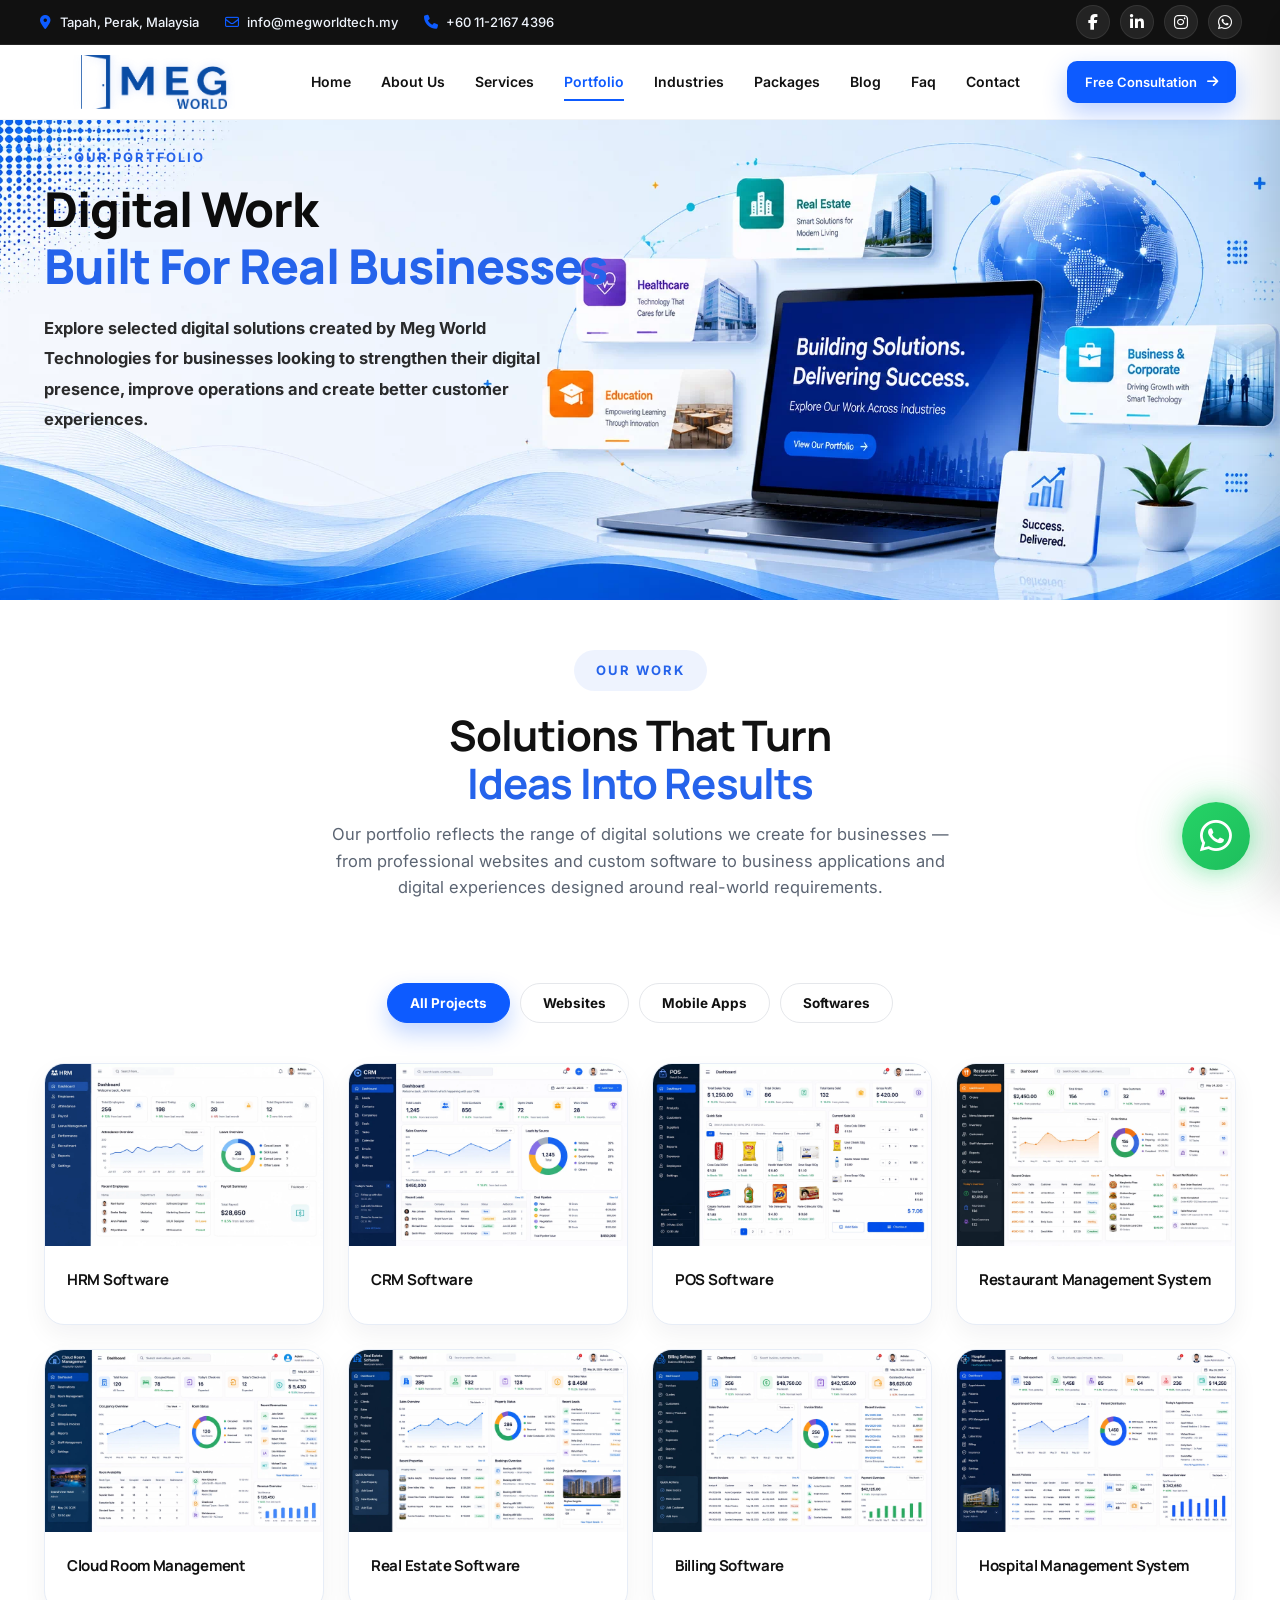
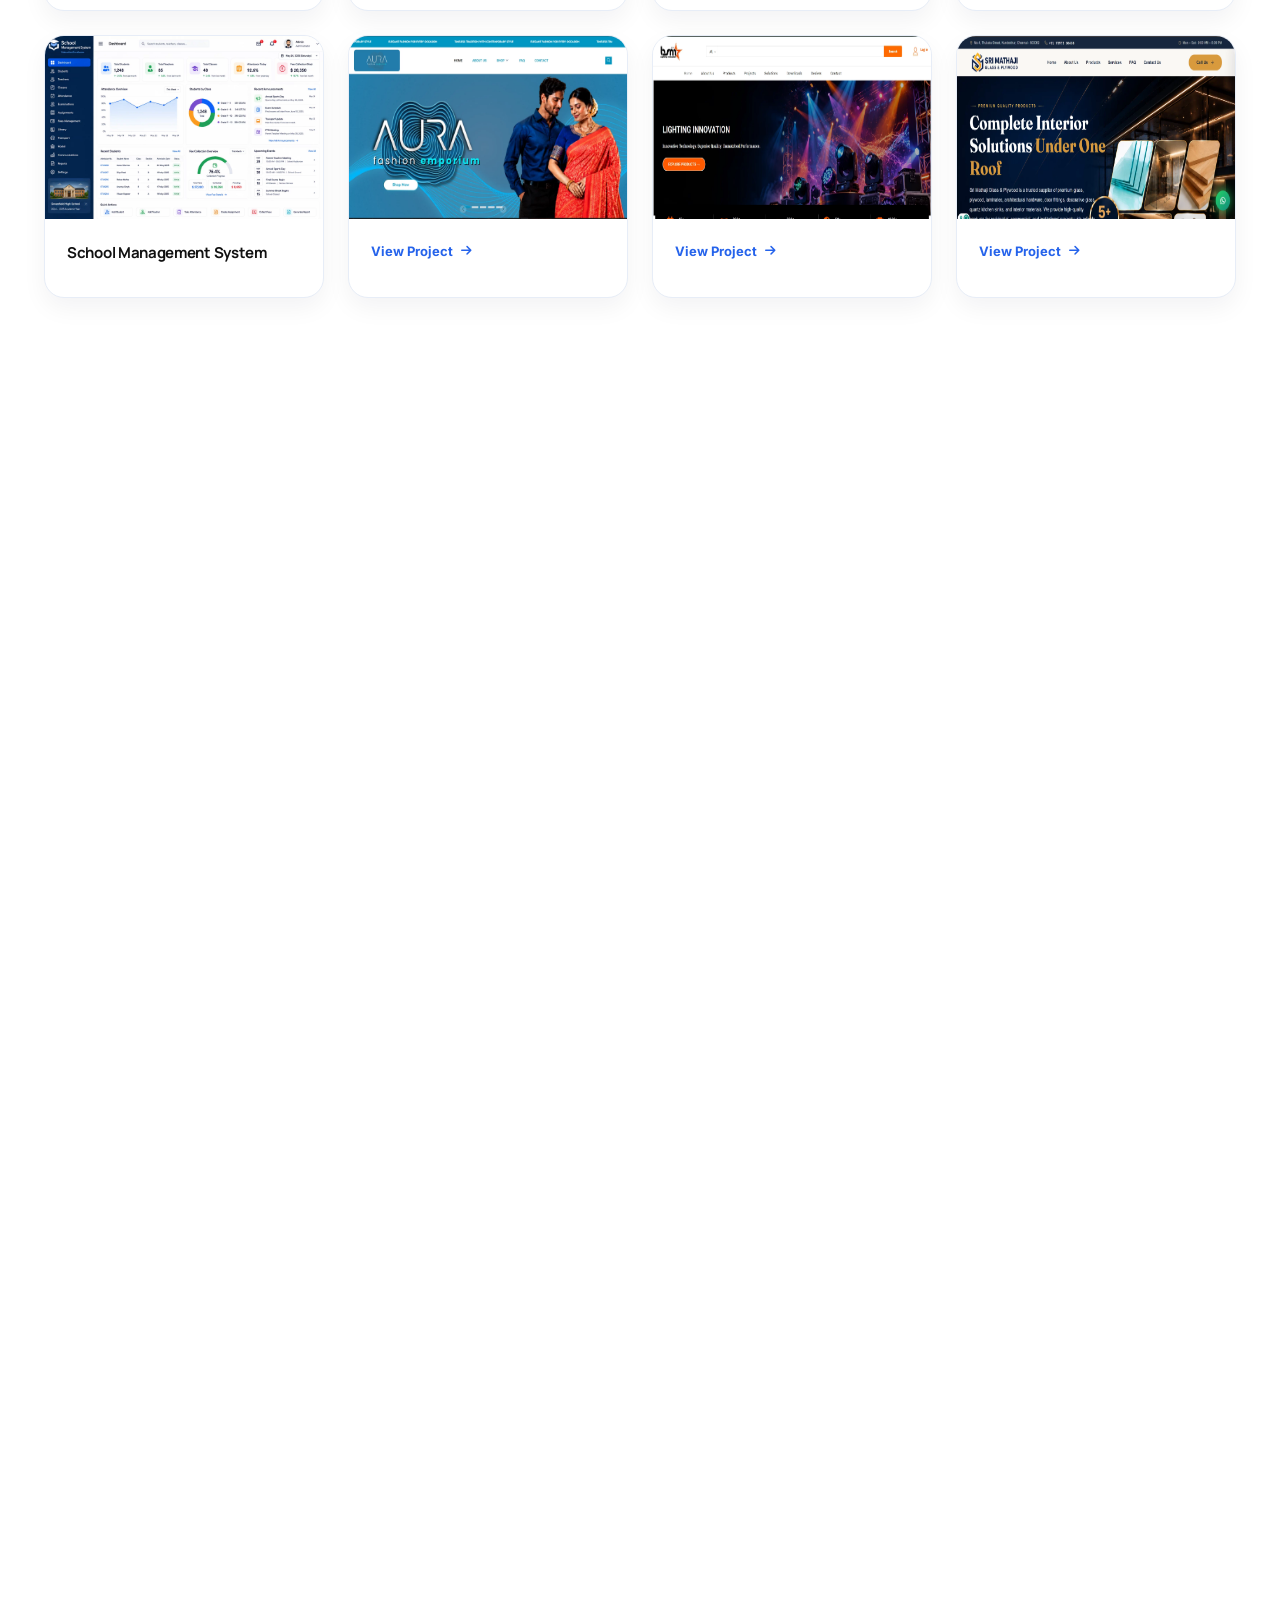
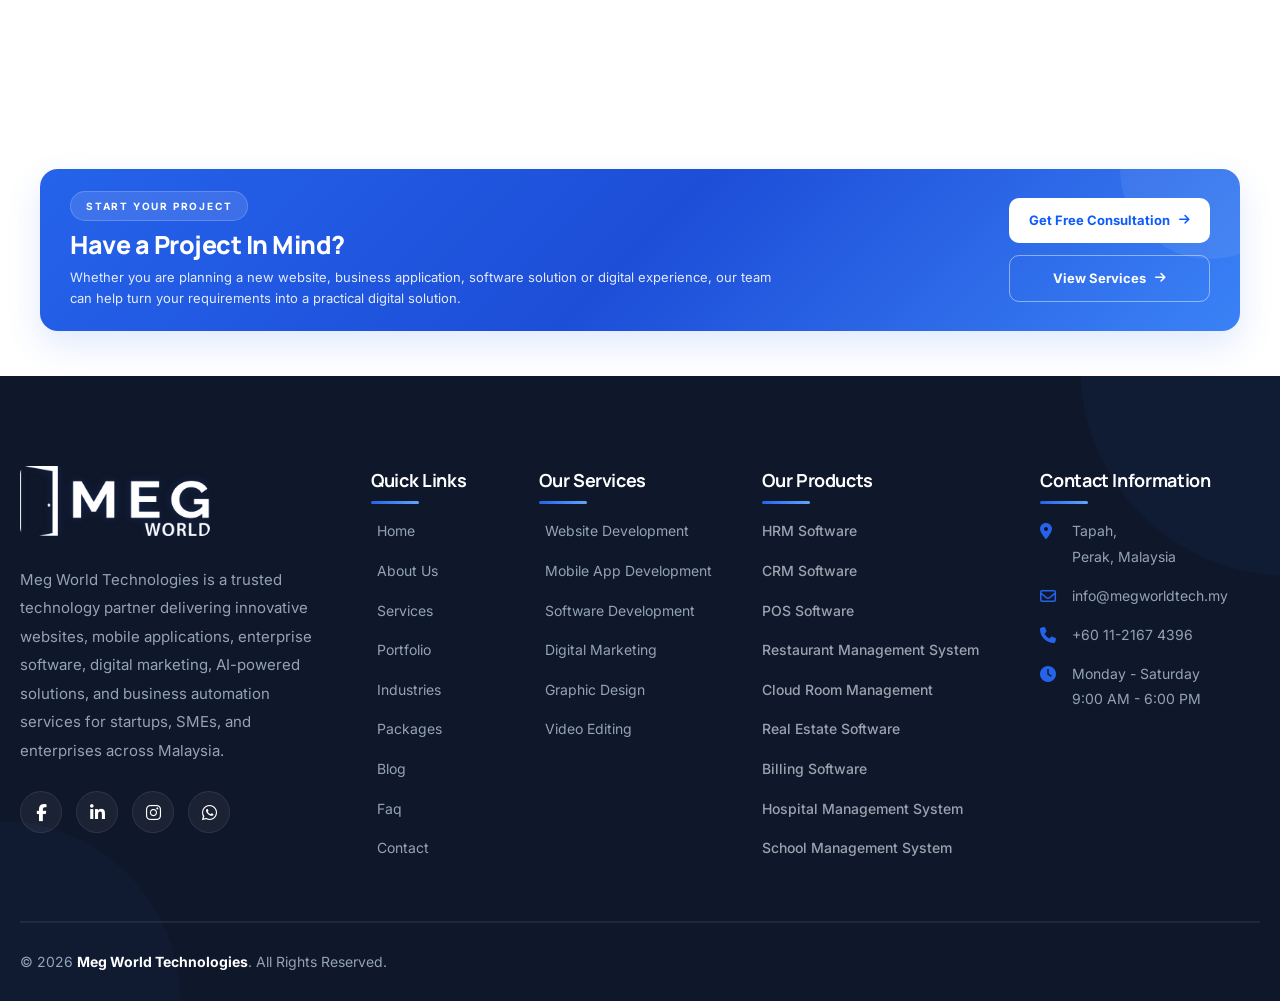
<file: portfolio.html>
<!DOCTYPE html>
<html lang="en">
<head>
<meta charset="UTF-8">
<meta name="viewport" content="width=device-width, initial-scale=1.0">
<title>Portfolio | Web &amp; Software Projects | Meg World Technologies Malaysia</title>
<meta name="description" content="Explore selected website, software, mobile application and digital projects created by Meg World Technologies for businesses across Malaysia.">
<link rel="preconnect" href="https://fonts.googleapis.com">
<link rel="preconnect" href="https://fonts.gstatic.com" crossorigin>
<link href="https://fonts.googleapis.com/css2?family=Manrope:wght@500;600;700;800&family=Inter:wght@400;500;600;700&display=swap" rel="stylesheet">
<link rel="stylesheet" href="https://cdnjs.cloudflare.com/ajax/libs/font-awesome/6.7.2/css/all.min.css">
<link rel="stylesheet" href="home.css">
<link rel="stylesheet" href="portfolio.css">
<link rel="icon" type="image/png" sizes="50x50" href="assets/sitelogo.webp">
</head>
<body>

<!-- TOP BAR -->
<div class="topbar">
  <div class="container">

    <div class="topbar-left">
      <span>
        <i class="fa-solid fa-location-dot"></i>
        Tapah, Perak, Malaysia
      </span>

      <span>
        <i class="fa-regular fa-envelope"></i>
        info@megworldtech.my
      </span>

      <span>
        <i class="fa-solid fa-phone"></i>
        +60 11-2167 4396
      </span>
    </div>

   <div class="topbar-social">

    <a href="https://www.facebook.com/megworldtechnologies"
       aria-label="Facebook"
       target="_blank"
       rel="noopener noreferrer">
        <i class="fa-brands fa-facebook-f"></i>
    </a>

    <a href="https://in.linkedin.com/company/megworldtechnologies"
       aria-label="LinkedIn"
       target="_blank"
       rel="noopener noreferrer">
        <i class="fa-brands fa-linkedin-in"></i>
    </a>

    <a href="https://www.instagram.com/meg_world_technologies"
       aria-label="Instagram"
       target="_blank"
       rel="noopener noreferrer">
        <i class="fa-brands fa-instagram"></i>
    </a>

    <a href="https://wa.me/601121674396"
       aria-label="WhatsApp"
       target="_blank"
       rel="noopener noreferrer">
        <i class="fa-brands fa-whatsapp"></i>
    </a>

</div>

  </div>
</div>

<!-- HEADER -->
<header>
    <div class="navbar" id="navbar">

        <div class="container nav-inner">

            <!-- LOGO -->
            <a href="index.html" class="logo">
                <div class="logo-mark">
                    <img src="assets/Meg-logo.webp" alt="Meg World Technologies">
                </div>
            </a>

            <!-- NAVIGATION -->
            <ul class="nav-links">

                <li>
                    <a href="index.html" class="nav-link">Home</a>
                </li>

                <li>
                    <a href="about.html" class="nav-link">About Us</a>
                </li>

                 <li>
                    <a href="services.html" class="nav-link">Services</a>
                </li>

                <li  class="active">
                    <a href="portfolio.html" class="nav-link">Portfolio</a>
                </li>

                <li>
                    <a href="industries.html" class="nav-link">Industries</a>
                </li>

                <li>
                    <a href="packages.html" class="nav-link">Packages</a>
                </li>

                <li>
                    <a href="blog.html" class="nav-link">Blog</a>
                </li>
                
                <li>
                    <a href="faq.html" class="nav-link">Faq</a>
                </li>

                <li>
                    <a href="contact.html" class="nav-link">Contact</a>
                </li>

            </ul>

            <!-- RIGHT SIDE -->
            <div class="nav-cta">

                <a href="contact.html" class="btn btn-primary">
                    <span>Free Consultation</span>
                    <i class="fa-solid fa-arrow-right"></i>
                </a>

                <button class="burger" id="burgerBtn" aria-label="Open Menu">
                    <i class="fa-solid fa-bars"></i>
                </button>

            </div>

        </div>

    </div>
</header>

<div class="overlay" id="overlay"></div>

<nav class="mobile-menu" id="mobileMenu">

    <div class="mobile-menu-head">

        <a href="index.html" class="mobile-logo">
            <img src="assets/Meg-logo.webp" alt="Meg World Technologies">
        </a>

        <button class="mobile-menu-close" id="mobileClose" aria-label="Close Menu">
            <i class="fa-solid fa-xmark"></i>
        </button>

    </div>

    <ul class="mobile-nav">

        <li><a href="index.html">Home</a></li>

        <li><a href="about.html">About Us</a></li>

        <li><a href="services.html">Services</a></li>

        <li><a href="portfolio.html">Portfolio</a></li>

        <li><a href="industries.html">Industries</a></li>

        <li><a href="packages.html">Packages</a></li>

        <li><a href="blog.html">Blog</a></li>

        <li><a href="faq.html">Faq</a></li>

        <li><a href="contact.html">Contact</a></li>

    </ul>

    <a href="contact.html" class="btn btn-primary mobile-btn">
        Get Free Consultation
    </a>

</nav>

<!-- PORTFOLIO HERO (static image background — no video) -->
<section class="portfolio-hero" id="top">

    <div class="portfolio-hero-overlay"></div>

    <div class="container">

        <div class="portfolio-hero-content">



            <span class="eyebrow eyebrow-light reveal">
                OUR PORTFOLIO
            </span>

            <h1 class="reveal">
                Digital Work
                <span class="accent">Built For Real Businesses</span>
            </h1>

            <p class="reveal">
                Explore selected digital solutions created by Meg World Technologies for businesses looking to strengthen their digital presence, improve operations and create better customer experiences.
            </p>

        </div>

    </div>

</section>

<!-- PORTFOLIO INTRO -->
<section class="portfolio-intro">

    <div class="container">

        <div class="section-head center reveal">

            <span class="section-tag">
                OUR WORK
            </span>

            <h2>
                Solutions That Turn <br>
                <span style="color:#2563eb;">Ideas Into Results</span>
            </h2>

            <p>
                Our portfolio reflects the range of digital solutions we create for businesses — from professional websites and custom software to business applications and digital experiences designed around real-world requirements.
            </p>

        </div>

    </div>

</section>

<!-- PROJECT SHOWCASE -->
<section class="project-showcase" id="work">

    <div class="container">

        <!-- FILTERS -->
        <div class="project-filters reveal" id="projectFilters">
             <button class="filter-btn active" data-filter="all">All Projects</button>
            <button class="filter-btn" data-filter="web">Websites</button>
            <button class="filter-btn" data-filter="app">Mobile Apps</button>
            <button class="filter-btn" data-filter=" software">Softwares</button>
           
        </div>

        <!-- PROJECT GRID -->
        <div class="project-grid" id="projectGrid">



         

            <!-- 4 -->
            <article class="project-card reveal" data-cat=" software">
                <div class="project-image">
                    <img src="assets/portfolio/HRM Software.webp" alt="Property Management System developed by Meg World Technologies">
                   
                </div>
                <div class="project-body">
                      
                    <h3>HRM Software</h3>
                       
                         
                </div>
            </article>

            <article class="project-card reveal" data-cat=" software">
                <div class="project-image">
                    <img src="assets/portfolio/CRM Software.webp" alt="Property Management System developed by Meg World Technologies">
               
                </div>
                <div class="project-body">
                      
                    <h3>CRM Software</h3>
                       
                         
                </div>
            </article>

                        <article class="project-card reveal" data-cat=" software">
                <div class="project-image">
                    <img src="assets/portfolio/POS Software.webp" alt="Property Management System developed by Meg World Technologies">
                   
                </div>
                <div class="project-body">
                      
                    <h3>POS Software</h3>
                       
                         
                </div>
            </article>

                        <article class="project-card reveal" data-cat=" software">
                <div class="project-image">
                    <img src="assets/portfolio/Restaurant Management System.webp" alt="Property Management System developed by Meg World Technologies">
                  
                </div>
                <div class="project-body">
                      
                    <h3>Restaurant Management System</h3>
                       
                         
                </div>
            </article>

                        <article class="project-card reveal" data-cat=" software">
                <div class="project-image">
                    <img src="assets/portfolio/Cloud Room Management.webp" alt="Property Management System developed by Meg World Technologies">
                  
                </div>
                <div class="project-body">
                      
                    <h3>Cloud Room Management</h3>
                       
                         
                </div>
            </article>

                        <article class="project-card reveal" data-cat=" software">
                <div class="project-image">
                    <img src="assets/portfolio/Real Estate Software.webp" alt="Property Management System developed by Meg World Technologies">
                  
                </div>
                <div class="project-body">
                   
                    <h3>Real Estate Software</h3>
             
                         
                </div>
            </article>

                        <article class="project-card reveal" data-cat=" software">
                <div class="project-image">
                    <img src="assets/portfolio/Billing Software.webp" alt="Property Management System developed by Meg World Technologies">
                   
                </div>
                <div class="project-body">
                    
                    <h3>Billing Software</h3>
                   
                         
                </div>
            </article>

                                    <article class="project-card reveal" data-cat=" software">
                <div class="project-image">
                    <img src="assets/portfolio/Hospital Management System.webp" alt="Property Management System developed by Meg World Technologies">
                   
                </div>
                <div class="project-body">
                    
                    <h3>Hospital Management System</h3>
                   
                         
                </div>
            </article>

                                    <article class="project-card reveal" data-cat=" software">
                <div class="project-image">
                    <img src="assets/portfolio//School Management System.webp" alt="Property Management System developed by Meg World Technologies">
                   
                </div>
                <div class="project-body">
                    
                    <h3>School Management System</h3>
                   
                         
                </div>
            </article>

               <!-- Website 17 (placeholder - replace image, name, description, link) -->
            <article class="project-card reveal" data-cat="web">
                <div class="project-image">
                    <img src="assets/portfolio/img17.webp" alt="Website 17 project developed by Meg World Technologies">
                    <span class="project-view"><i class="fa-solid fa-arrow-up-right-from-square"></i></span>
                </div>
                <div class="project-body">
              
                    <a href="https://aurafashion.megworld.in" class="project-link">View Project <i class="fa-solid fa-arrow-right"></i></a>
                </div>
            </article>

                 <!-- Website 11 (placeholder - replace image, name, description, link) -->
            <article class="project-card reveal" data-cat="web">
                <div class="project-image">
                    <img src="assets/portfolio/img11.webp" alt="Website 11 project developed by Meg World Technologies">
                    <span class="project-view"><i class="fa-solid fa-arrow-up-right-from-square"></i></span>
                </div>
                <div class="project-body">
                 
                 
                    <a href="https://bsmlightingsindia.com" class="project-link">View Project <i class="fa-solid fa-arrow-right"></i></a>
                </div>
            </article>

            <!-- Website 18 (placeholder - replace image, name, description, link) -->
            <article class="project-card reveal" data-cat="web">
                <div class="project-image">
                    <img src="assets/portfolio/img18.webp" alt="Website 18 project developed by Meg World Technologies">
                    <span class="project-view"><i class="fa-solid fa-arrow-up-right-from-square"></i></span>
                </div>
                <div class="project-body">
            
                    <a href="https://srimathajiglassandplywoods.com" class="project-link">View Project <i class="fa-solid fa-arrow-right"></i></a>
                </div>
            </article>

            <!-- Website 19 (placeholder - replace image, name, description, link) -->
            <article class="project-card reveal" data-cat="web">
                <div class="project-image">
                    <img src="assets/portfolio/img19.webp" alt="Website 19 project developed by Meg World Technologies">
                    <span class="project-view"><i class="fa-solid fa-arrow-up-right-from-square"></i></span>
                </div>
                <div class="project-body">
                     
                   
                    <a href="https://shacomputers.com" class="project-link">View Project <i class="fa-solid fa-arrow-right"></i></a>
                </div>
            </article>

                        <!-- Website 21 (placeholder - replace image, name, description, link) -->
            <article class="project-card reveal" data-cat="web">
                <div class="project-image">
                    <img src="assets/portfolio/img21.webp" alt="Website 19 project developed by Meg World Technologies">
                    <span class="project-view"><i class="fa-solid fa-arrow-up-right-from-square"></i></span>
                </div>
                <div class="project-body">
                     
                   
                    <a href="https://navisolve.megworld.in" class="project-link">View Project <i class="fa-solid fa-arrow-right"></i></a>
                </div>
            </article>

            <!-- Website 20 (placeholder - replace image, name, description, link) -->
            <article class="project-card reveal" data-cat="web">
                <div class="project-image">
                    <img src="assets/portfolio/img20.webp" alt="Website 20 project developed by Meg World Technologies">
                    <span class="project-view"><i class="fa-solid fa-arrow-up-right-from-square"></i></span>
                </div>
                <div class="project-body">
                     
               
                    <a href="https://maxwell.megworld.in" class="project-link">View Project <i class="fa-solid fa-arrow-right"></i></a>
                </div>
            </article>
                     <!-- Website 07 (placeholder - replace image, name, description, link) -->
            <article class="project-card reveal" data-cat="web">
                <div class="project-image">
                    <img src="assets/portfolio/img7.webp" alt="Website 07 project developed by Meg World Technologies">
                    <span class="project-view"><i class="fa-solid fa-arrow-up-right-from-square"></i></span>
                </div>
                <div class="project-body">
                    
                    <a href="https://vrcproperties.in" class="project-link">View Project <i class="fa-solid fa-arrow-right"></i></a>
                </div>
            </article>
            <!-- Website 01 (placeholder - replace image, name, description, link) -->
            <article class="project-card reveal" data-cat="web">
                <div class="project-image">
                    <img src="assets/portfolio/perfecttechnology.webp" alt="Website 01 project developed by Meg World Technologies">
                    <span class="project-view"><i class="fa-solid fa-arrow-up-right-from-square"></i></span>
                </div>
                <div class="project-body">
                 
                
                    <a href="https://perfecttechnology.com.sg" class="project-link">View Project <i class="fa-solid fa-arrow-right"></i></a>
                </div>
            </article>

            <!-- Website 02 (placeholder - replace image, name, description, link) -->
            <article class="project-card reveal" data-cat="web">
                <div class="project-image">
                    <img src="assets/portfolio/img2.webp" alt="Website 02 project developed by Meg World Technologies">
                    <span class="project-view"><i class="fa-solid fa-arrow-up-right-from-square"></i></span>
                </div>
                <div class="project-body">
                
                  
                    <a href="https://perfectmanpower.com" class="project-link">View Project <i class="fa-solid fa-arrow-right"></i></a>
                </div>
            </article>

            <!-- Website 03 (placeholder - replace image, name, description, link) -->
            <article class="project-card reveal" data-cat="web">
                <div class="project-image">
                    <img src="assets/portfolio/img3.webp" alt="Website 03 project developed by Meg World Technologies">
                    <span class="project-view"><i class="fa-solid fa-arrow-up-right-from-square"></i></span>
                </div>
                <div class="project-body">
                  
                  
                    <a href="https://perfecttechgroup.com" class="project-link">View Project <i class="fa-solid fa-arrow-right"></i></a>
                </div>
            </article>

            <!-- Website 04 (placeholder - replace image, name, description, link) -->
            <article class="project-card reveal" data-cat="web">
                <div class="project-image">
                    <img src="assets/portfolio/img4.webp" alt="Website 04 project developed by Meg World Technologies">
                    <span class="project-view"><i class="fa-solid fa-arrow-up-right-from-square"></i></span>
                </div>
                <div class="project-body">
                   
                    
                    <a href="https://skytechsingapore.com" class="project-link">View Project <i class="fa-solid fa-arrow-right"></i></a>
                </div>
            </article>

            <!-- Website 05 (placeholder - replace image, name, description, link) -->
            <article class="project-card reveal" data-cat="web">
                <div class="project-image">
                    <img src="assets/portfolio/img5.webp" alt="Website 05 project developed by Meg World Technologies">
                    <span class="project-view"><i class="fa-solid fa-arrow-up-right-from-square"></i></span>
                </div>
                <div class="project-body">
                     
                  
                    <a href="https://globaljobsintl.com" class="project-link">View Project <i class="fa-solid fa-arrow-right"></i></a>
                </div>
            </article>

            <!-- Website 06 (placeholder - replace image, name, description, link) -->
            <article class="project-card reveal" data-cat="web">
                <div class="project-image">
                    <img src="assets/portfolio/img6.webp" alt="Website 06 project developed by Meg World Technologies">
                    <span class="project-view"><i class="fa-solid fa-arrow-up-right-from-square"></i></span>
                </div>
                <div class="project-body">
                     
                   
                    <a href="https://perfectgroupreno.com" class="project-link">View Project <i class="fa-solid fa-arrow-right"></i></a>
                </div>
            </article>

   

            <!-- Website 08 (placeholder - replace image, name, description, link) -->
            <article class="project-card reveal" data-cat="web">
                <div class="project-image">
                    <img src="assets/portfolio/img8.webp" alt="Website 08 project developed by Meg World Technologies">
                    <span class="project-view"><i class="fa-solid fa-arrow-up-right-from-square"></i></span>
                </div>
                <div class="project-body">
                     
                   
                    <a href="https://shalomenterprises.in" class="project-link">View Project <i class="fa-solid fa-arrow-right"></i></a>
                </div>
            </article>

            <!-- Website 09 (placeholder - replace image, name, description, link) -->
            <article class="project-card reveal" data-cat="web">
                <div class="project-image">
                    <img src="assets/portfolio/img9.webp" alt="Website 09 project developed by Meg World Technologies">
                    <span class="project-view"><i class="fa-solid fa-arrow-up-right-from-square"></i></span>
                </div>
                <div class="project-body">
                     
                   
                    <a href="https://madhapithahospital.com" class="project-link">View Project <i class="fa-solid fa-arrow-right"></i></a>
                </div>
            </article>

            <!-- Website 10 (placeholder - replace image, name, description, link) -->
            <article class="project-card reveal" data-cat="web">
                <div class="project-image">
                    <img src="assets/portfolio/img10.webp" alt="Website 10 project developed by Meg World Technologies">
                    <span class="project-view"><i class="fa-solid fa-arrow-up-right-from-square"></i></span>
                </div>
                <div class="project-body">
                     
                 
                    <a href="https://getsus.com.au" class="project-link">View Project <i class="fa-solid fa-arrow-right"></i></a>
                </div>
            </article>

       

            <!-- Website 12 (placeholder - replace image, name, description, link) -->
            <article class="project-card reveal" data-cat="web">
                <div class="project-image">
                    <img src="assets/portfolio/img12.webp" alt="Website 12 project developed by Meg World Technologies">
                    <span class="project-view"><i class="fa-solid fa-arrow-up-right-from-square"></i></span>
                </div>
                <div class="project-body">
                 
                 
                    <a href="https://smhsschool.org" class="project-link">View Project <i class="fa-solid fa-arrow-right"></i></a>
                </div>
            </article>

            <!-- Website 13 (placeholder - replace image, name, description, link) -->
            <article class="project-card reveal" data-cat="web">
                <div class="project-image">
                    <img src="assets/portfolio/img13.webp" alt="Website 13 project developed by Meg World Technologies">
                    <span class="project-view"><i class="fa-solid fa-arrow-up-right-from-square"></i></span>
                </div>
                <div class="project-body">
             
                   
                    <a href="https://imprimissolar.com" class="project-link">View Project <i class="fa-solid fa-arrow-right"></i></a>
                </div>
            </article>

            <!-- Website 14 (placeholder - replace image, name, description, link) -->
            <article class="project-card reveal" data-cat="web">
                <div class="project-image">
                    <img src="assets/portfolio/img14.webp" alt="Website 14 project developed by Meg World Technologies">
                    <span class="project-view"><i class="fa-solid fa-arrow-up-right-from-square"></i></span>
                </div>
                <div class="project-body">
                     
                    
                    <a href="https://megworldhealthcare.com" class="project-link">View Project <i class="fa-solid fa-arrow-right"></i></a>
                </div>
            </article>

            <!-- Website 15 (placeholder - replace image, name, description, link) -->
            <article class="project-card reveal" data-cat="web">
                <div class="project-image">
                    <img src="assets/portfolio/img15.webp" alt="Website 15 project developed by Meg World Technologies">
                    <span class="project-view"><i class="fa-solid fa-arrow-up-right-from-square"></i></span>
                </div>
                <div class="project-body">
                
                    <a href="https://thefirstschool.org.in" class="project-link">View Project <i class="fa-solid fa-arrow-right"></i></a>
                </div>
            </article>

            <!-- Website 16 (placeholder - replace image, name, description, link) -->
            <article class="project-card reveal" data-cat="web">
                <div class="project-image">
                    <img src="assets/portfolio/img16.webp" alt="Website 16 project developed by Meg World Technologies">
                    <span class="project-view"><i class="fa-solid fa-arrow-up-right-from-square"></i></span>
                </div>
                <div class="project-body">
                 
                    <a href="https://qumskill.in" class="project-link">View Project <i class="fa-solid fa-arrow-right"></i></a>
                </div>
            </article>
   <!-- 3 -->
            <article class="project-card reveal" data-cat="app">
                <div class="project-image">
                    <img src="assets/portfolio/app1.webp" alt="Mobile Banking App developed by Meg World Technologies">
                    <span class="project-view"><i class="fa-solid fa-arrow-up-right-from-square"></i></span>
                </div>
                <div class="project-body">
                  
                    
                    <a href="https://play.google.com/store/apps/details?id=com.meglokesh23.jobportalv2" class="project-link">View Project <i class="fa-solid fa-arrow-right"></i></a>
                </div>
            </article>

                        <!-- 3 -->
            <article class="project-card reveal" data-cat="app">
                <div class="project-image">
                    <img src="assets/portfolio/app2.webp" alt="Mobile Banking App developed by Meg World Technologies">
                    <span class="project-view"><i class="fa-solid fa-arrow-up-right-from-square"></i></span>
                </div>
                <div class="project-body">
                  
                   
                    <a href="https://play.google.com/store/apps/details?id=com.meglokesh23.pnaquiz" class="project-link">View Project <i class="fa-solid fa-arrow-right"></i></a>
                </div>
            </article>
         

        </div>

    </div>

</section>





<!-- CTA -->
<section class="cta-section">

    <div class="container">

        <div class="cta-banner">

            <!-- CONTENT -->

            <div class="cta-content">

                <span class="section-tag">
                    START YOUR PROJECT
                </span>

                <h2>
                    Have a Project <span>In Mind?</span>
                </h2>

                <p>
                    Whether you are planning a new website, business application, software solution or digital experience, our team can help turn your requirements into a practical digital solution.
                </p>

            </div>

            <!-- BUTTONS -->

            <div class="cta-right cta-right-multi">

                <a href="contact.html" class="btn btn-white">

                    <span>Get Free Consultation</span>

                    <i class="fa-solid fa-arrow-right"></i>

                </a>

                <a href="services.html" class="btn btn-outline btn-outline-light">

                    <span>View Services</span>

                    <i class="fa-solid fa-arrow-right"></i>

                </a>

            </div>

        </div>

    </div>

</section>

<!-- FLOATING WHATSAPP -->
<a href="https://wa.me/601121674396?text=Hello%20Meg%20World%20Technologies,%20I%20need%20more%20information."
   class="wa-float"
   target="_blank"
   aria-label="WhatsApp">
    <i class="fa-brands fa-whatsapp"></i>
</a>

<!-- FOOTER -->

<footer id="contact">

    <div class="container">

        <div class="footer-top">

            <!--==================================================
            ABOUT
            ==================================================-->

            <div class="footer-about">

                <a href="index.html" class="footer-logo">

                    <img src="assets/logo.webp" alt="Meg World Technologies">

                </a>

                <p>
                    Meg World Technologies is a trusted technology partner delivering
                    innovative websites, mobile applications, enterprise software,
                    digital marketing, AI-powered solutions, and business automation
                    services for startups, SMEs, and enterprises across Malaysia.
                </p>

               <div class="footer-social">

                    <a href="https://www.facebook.com/megworldtechnologies" aria-label="Facebook">
                        <i class="fa-brands fa-facebook-f"></i>
                    </a>

                    <a href="https://in.linkedin.com/company/megworldtechnologies" aria-label="LinkedIn">
                        <i class="fa-brands fa-linkedin-in"></i>
                    </a>

                    <a href="https://www.instagram.com/meg_world_technologies" aria-label="Instagram">
                        <i class="fa-brands fa-instagram"></i>
                    </a>

                    <a href="https://wa.me/601121674396" aria-label="WhatsApp">
                        <i class="fa-brands fa-whatsapp"></i>
                    </a>

                </div>

            </div>


            <!--==================================================
            QUICK LINKS — SAME AS HEADER
            ==================================================-->

            <div class="footer-links">

                <h4>Quick Links</h4>

                <ul>

                    <li>
                        <a href="index.html">Home</a>
                    </li>

                    <li>
                        <a href="about.html">About Us</a>
                    </li>

                    <li>
                        <a href="services.html">Services</a>
                    </li>

                    <li>
                        <a href="portfolio.html">Portfolio</a>
                    </li>

                    <li>
                        <a href="industries.html">Industries</a>
                    </li>

                    <li>
                        <a href="packages.html">Packages</a>
                    </li>

                    <li>
                        <a href="blog.html">Blog</a>
                    </li>

                    <li>
                        <a href="faq.html">Faq</a>
                    </li>

                    <li>
                        <a href="contact.html">Contact</a>
                    </li>

                </ul>

            </div>


            <!--==================================================
            SERVICES
            ==================================================-->

            <div class="footer-links">

                <h4>Our Services</h4>

                <ul>

                    <li>
                        <a href="services.html">Website Development</a>
                    </li>

                    <li>
                        <a href="services.html">Mobile App Development</a>
                    </li>

                    <li>
                        <a href="services.html">Software Development</a>
                    </li>

                    <li>
                        <a href="services.html">Digital Marketing</a>
                    </li>

                    <li>
                        <a href="services.html">Graphic Design</a>
                    </li>

                    <li>
                        <a href="services.html">Video Editing</a>
                    </li>

                </ul>

            </div>


            <!--==================================================
            PRODUCTS
            ==================================================-->

<!-- ==================================================
     PRODUCTS
     ================================================== -->

<div class="footer-links">

    <h4>Our Products</h4>

    <ul class="footer-products">

        <li>
            <span>HRM Software</span>
        </li>

        <li>
            <span>CRM Software</span>
        </li>

        <li>
            <span>POS Software</span>
        </li>

        <li>
            <span>Restaurant Management System</span>
        </li>

        <li>
            <span>Cloud Room Management</span>
        </li>

        <li>
            <span>Real Estate Software</span>
        </li>

        <li>
            <span>Billing Software</span>
        </li>

        <li>
            <span>Hospital Management System</span>
        </li>

        <li>
            <span>School Management System</span>
        </li>

    </ul>

</div>


            <!--==================================================
            CONTACT INFORMATION
            ==================================================-->

            <div class="footer-links">

                <h4>Contact Information</h4>

                <ul class="footer-contact">

                    <li>

                        <i class="fa-solid fa-location-dot"></i>

                        <span>
                            Tapah,<br>
                            Perak, Malaysia
                        </span>

                    </li>

                    <li>

                        <i class="fa-regular fa-envelope"></i>

                        <span>
                            info@megworldtech.my
                        </span>

                    </li>

                    <li>

                        <i class="fa-solid fa-phone"></i>

                        <span>
                            +60 11-2167 4396
                        </span>

                    </li>

                    <li>

                        <i class="fa-solid fa-clock"></i>

                        <span>
                            Monday - Saturday<br>
                            9:00 AM - 6:00 PM
                        </span>

                    </li>

                </ul>

            </div>

        </div>


        <!--==================================================
        FOOTER BOTTOM
        ==================================================-->

        <div class="footer-bottom">

            <div class="footer-copy">

                © 2026
                <strong>Meg World Technologies</strong>.
                All Rights Reserved.

            </div>

            <div class="footer-bottom-links">

                <a href="privacy-policy.html">
                    Privacy Policy
                </a>

                <a href="terms-conditions.html">
                    Terms &amp; Conditions
                </a>

                <a href="sitemap.html">
                    Sitemap
                </a>

            </div>

        </div>

    </div>

</footer>

<script src="portfolio.js"></script>
</body>
</html>
</file>
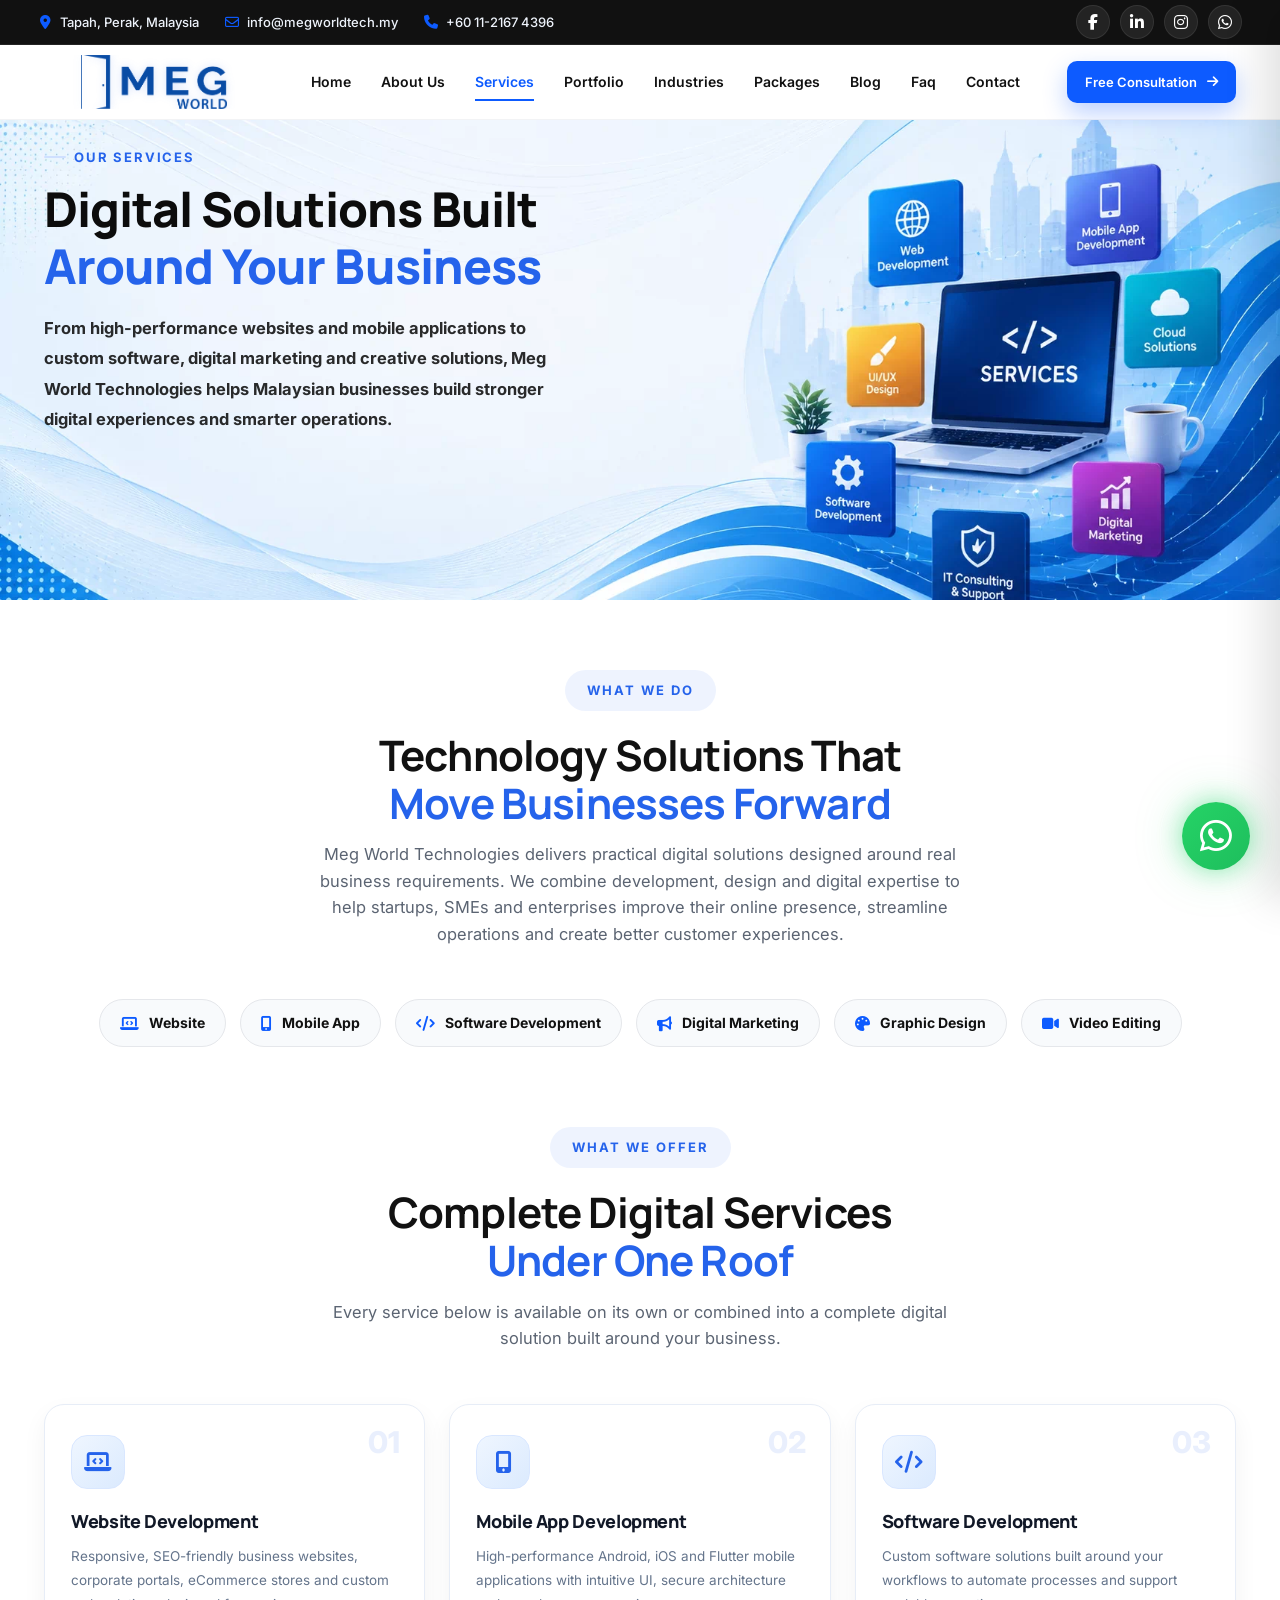
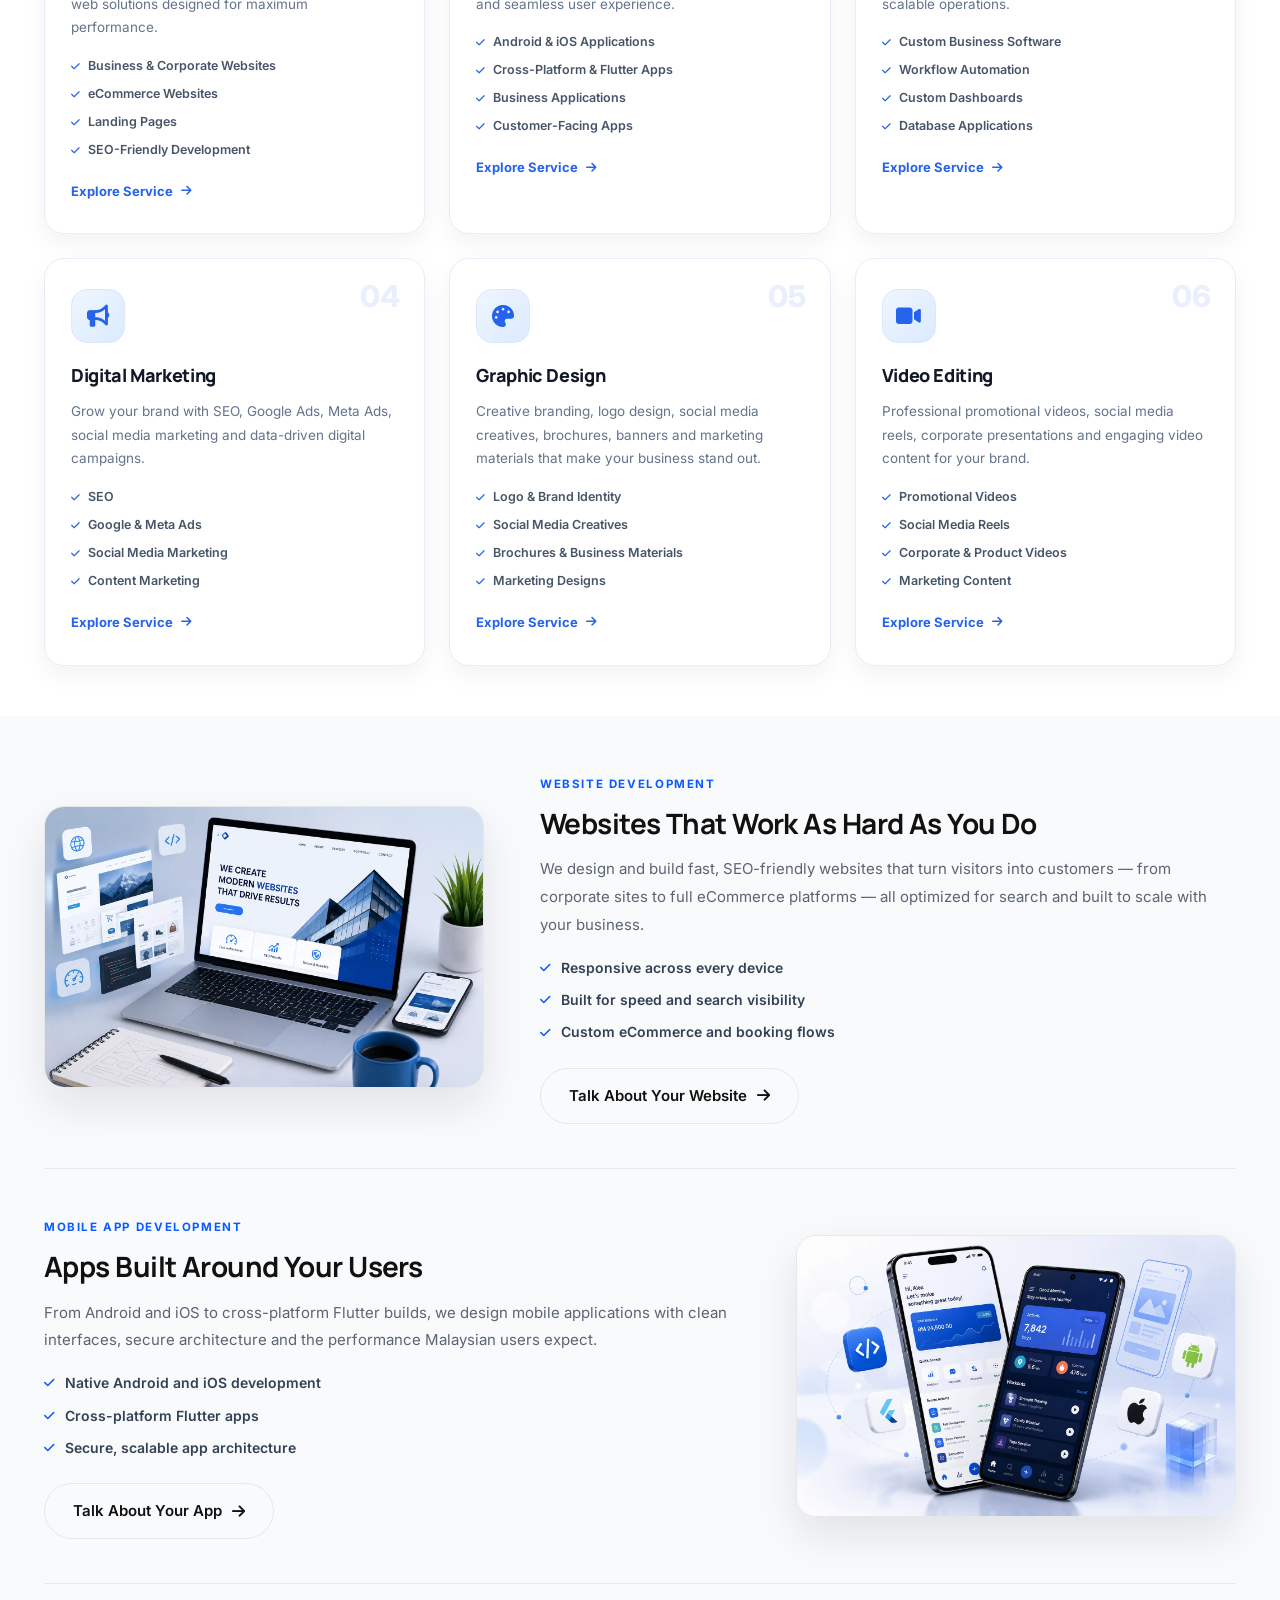
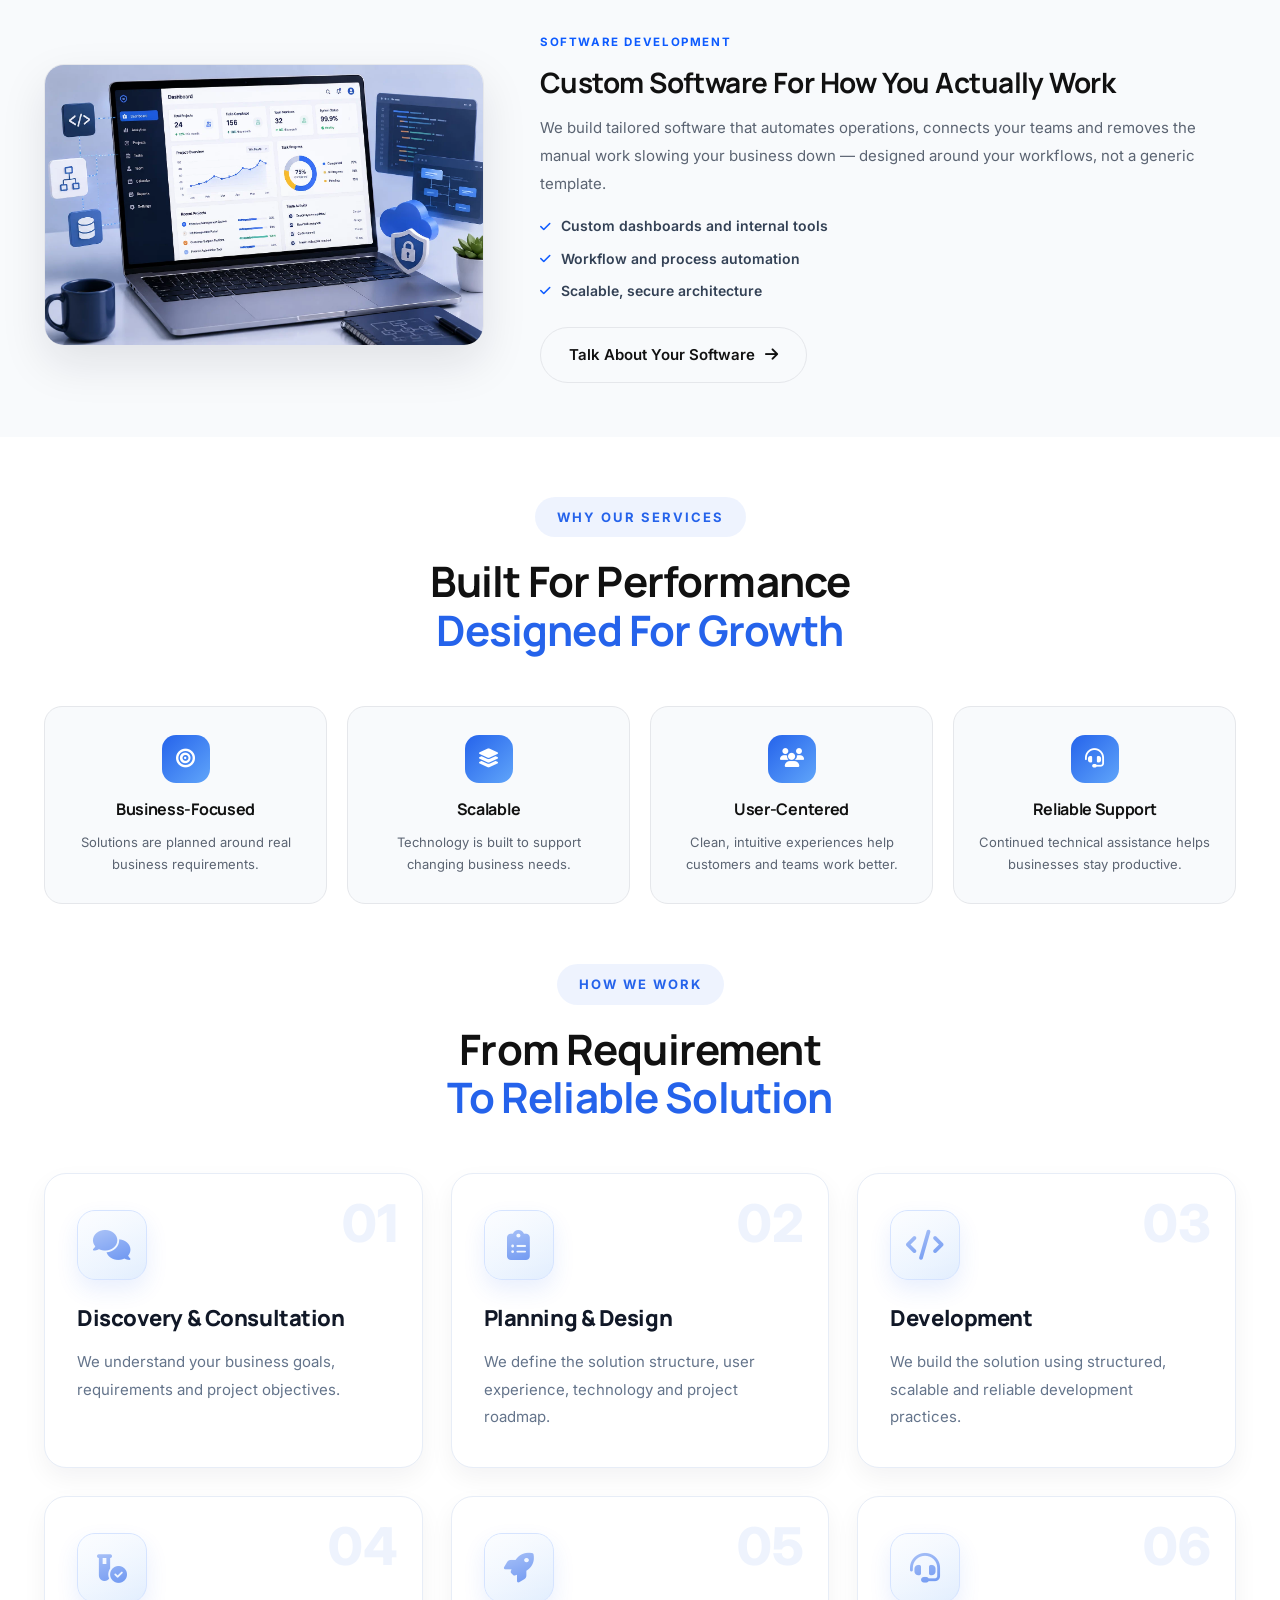
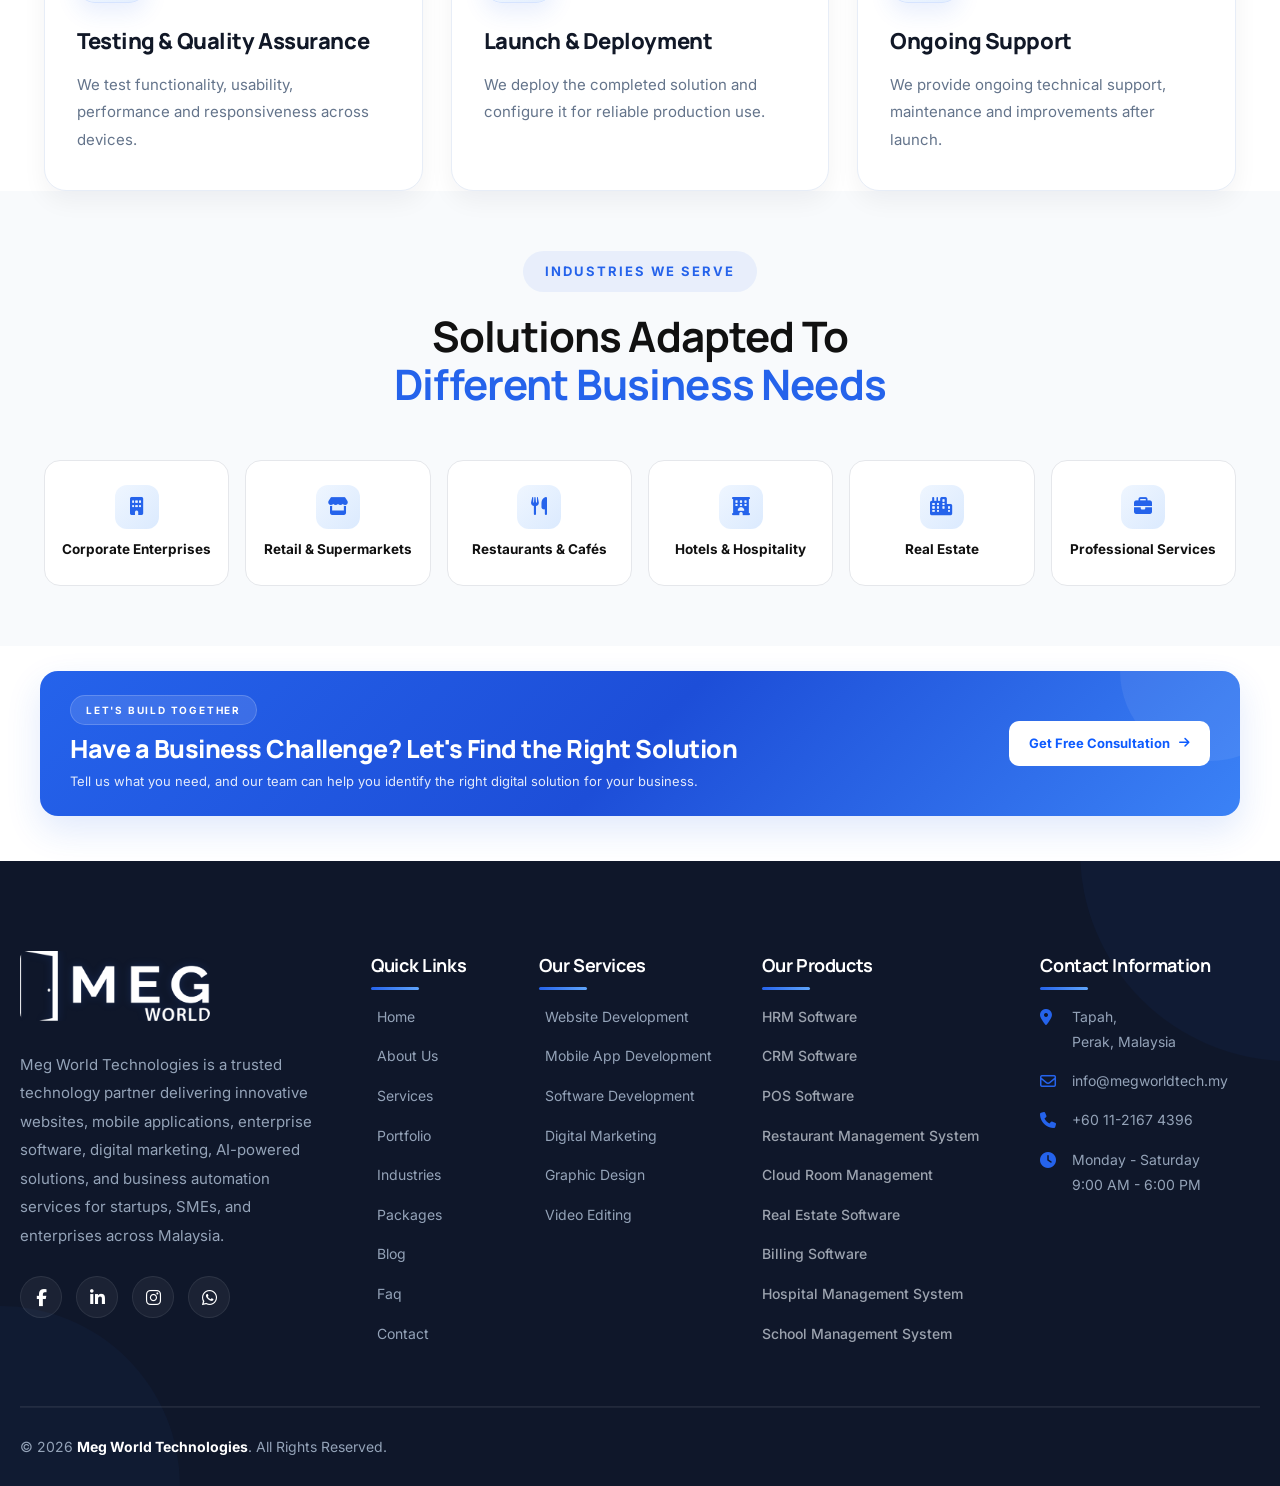
<file: services.html>
<!DOCTYPE html>
<html lang="en">
<head>
<meta charset="UTF-8">
<meta name="viewport" content="width=device-width, initial-scale=1.0">
<title>Services | Web, Software &amp; Digital Solutions | Meg World Technologies Malaysia</title>
<meta name="description" content="Meg World Technologies provides website development, mobile app development, custom software, digital marketing, graphic design and video editing services for businesses across Malaysia.">
<link rel="preconnect" href="https://fonts.googleapis.com">
<link rel="preconnect" href="https://fonts.gstatic.com" crossorigin>
<link href="https://fonts.googleapis.com/css2?family=Manrope:wght@500;600;700;800&family=Inter:wght@400;500;600;700&display=swap" rel="stylesheet">
<link rel="stylesheet" href="https://cdnjs.cloudflare.com/ajax/libs/font-awesome/6.7.2/css/all.min.css">
<link rel="stylesheet" href="home.css">
<link rel="stylesheet" href="services.css">
<link rel="icon" type="image/webp" href="assets/sitelogo.webp">
</head>
<body>

<!-- TOP BAR -->
<div class="topbar">
  <div class="container">

    <div class="topbar-left">
      <span>
        <i class="fa-solid fa-location-dot"></i>
        Tapah, Perak, Malaysia
      </span>

      <span>
        <i class="fa-regular fa-envelope"></i>
        info@megworldtech.my
      </span>

      <span>
        <i class="fa-solid fa-phone"></i>
        +60 11-2167 4396
      </span>
    </div>

   <div class="topbar-social">

    <a href="https://www.facebook.com/megworldtechnologies"
       aria-label="Facebook"
       target="_blank"
       rel="noopener noreferrer">
        <i class="fa-brands fa-facebook-f"></i>
    </a>

    <a href="https://in.linkedin.com/company/megworldtechnologies"
       aria-label="LinkedIn"
       target="_blank"
       rel="noopener noreferrer">
        <i class="fa-brands fa-linkedin-in"></i>
    </a>

    <a href="https://www.instagram.com/meg_world_technologies"
       aria-label="Instagram"
       target="_blank"
       rel="noopener noreferrer">
        <i class="fa-brands fa-instagram"></i>
    </a>

    <a href="https://wa.me/601121674396"
       aria-label="WhatsApp"
       target="_blank"
       rel="noopener noreferrer">
        <i class="fa-brands fa-whatsapp"></i>
    </a>

</div>

  </div>
</div>

<!-- HEADER -->
<header>
    <div class="navbar" id="navbar">

        <div class="container nav-inner">

            <!-- LOGO -->
            <a href="index.html" class="logo">
                <div class="logo-mark">
                    <img src="assets/Meg-logo.webp" alt="Meg World Technologies">
                </div>
            </a>

            <!-- NAVIGATION -->
            <ul class="nav-links">

                <li>
                    <a href="index.html" class="nav-link">Home</a>
                </li>

                <li>
                    <a href="about.html" class="nav-link">About Us</a>
                </li>

                  <li class="active">
                    <a href="services.html" class="nav-link">Services</a>
                </li>

                <li>
                    <a href="portfolio.html" class="nav-link">Portfolio</a>
                </li>

                <li>
                    <a href="industries.html" class="nav-link">Industries</a>
                </li>

                <li>
                    <a href="packages.html" class="nav-link">Packages</a>
                </li>

                <li>
                    <a href="blog.html" class="nav-link">Blog</a>
                </li>
                
                <li>
                    <a href="faq.html" class="nav-link">Faq</a>
                </li>

                <li>
                    <a href="contact.html" class="nav-link">Contact</a>
                </li>

            </ul>

            <!-- RIGHT SIDE -->
            <div class="nav-cta">

                <a href="contact.html" class="btn btn-primary">
                    <span>Free Consultation</span>
                    <i class="fa-solid fa-arrow-right"></i>
                </a>

                <button class="burger" id="burgerBtn" aria-label="Open Menu">
                    <i class="fa-solid fa-bars"></i>
                </button>

            </div>

        </div>

    </div>
</header>

<div class="overlay" id="overlay"></div>

<nav class="mobile-menu" id="mobileMenu">

    <div class="mobile-menu-head">

        <a href="index.html" class="mobile-logo">
            <img src="assets/Meg-logo.webp" alt="Meg World Technologies">
        </a>

        <button class="mobile-menu-close" id="mobileClose" aria-label="Close Menu">
            <i class="fa-solid fa-xmark"></i>
        </button>

    </div>

    <ul class="mobile-nav">

        <li><a href="index.html">Home</a></li>

        <li><a href="about.html">About Us</a></li>

        <li><a href="services.html">Services</a></li>

        <li><a href="portfolio.html">Portfolio</a></li>

        <li><a href="industries.html">Industries</a></li>

        <li><a href="packages.html">Packages</a></li>

        <li><a href="blog.html">Blog</a></li>

        <li><a href="faq.html">Faq</a></li>

        <li><a href="contact.html">Contact</a></li>

    </ul>

    <a href="contact.html" class="btn btn-primary mobile-btn">
        Get Free Consultation
    </a>

</nav>

<!-- SERVICES HERO (static image background — no video) -->
<section class="services-hero" id="top">

    <div class="services-hero-overlay"></div>

    <div class="container">

        <div class="services-hero-content">

            <span class="eyebrow eyebrow-light reveal">
                OUR SERVICES
            </span>

            <h1 class="reveal">
                Digital Solutions Built
                <span class="accent">Around Your Business</span>
            </h1>

            <p class="reveal">
                From high-performance websites and mobile applications to custom software, digital marketing and creative solutions, Meg World Technologies helps Malaysian businesses build stronger digital experiences and smarter operations.
            </p>

        </div>

    </div>

</section>

<!-- WHAT WE DO -->
<section class="services-intro">

    <div class="container">

        <div class="section-head center reveal">

            <span class="section-tag">
                WHAT WE DO
            </span>

            <h2>
                Technology Solutions That <br>
                <span style="color:#2563eb;">Move Businesses Forward</span>
            </h2>

            <p>
                Meg World Technologies delivers practical digital solutions designed around real business requirements. We combine development, design and digital expertise to help startups, SMEs and enterprises improve their online presence, streamline operations and create better customer experiences.
            </p>

        </div>


        <div class="services-intro-strip reveal">

            <div class="intro-chip">
                <i class="fa-solid fa-laptop-code"></i>
                <span>Website</span>
            </div>

            <div class="intro-chip">
                <i class="fa-solid fa-mobile-screen-button"></i>
                <span>Mobile App</span>
            </div>

            <div class="intro-chip">
                <i class="fa-solid fa-code"></i>
                <span>Software Development</span>
            </div>

            <div class="intro-chip">
                <i class="fa-solid fa-bullhorn"></i>
                <span>Digital Marketing</span>
            </div>

            <div class="intro-chip">
                <i class="fa-solid fa-palette"></i>
                <span>Graphic Design</span>
            </div>

            <div class="intro-chip">
                <i class="fa-solid fa-video"></i>
                <span>Video Editing</span>
            </div>

        </div>

    </div>

</section>

<!-- MAIN SERVICES -->
<section class="services-main" id="our-services">

    <div class="container">

    <div class="section-head center">

        <span class="section-tag">
            WHAT WE OFFER
        </span>

        <h2>
            Complete Digital Services <br>
            <span style="color:#2563eb;">Under One Roof</span>
        </h2>

        <p>
            Every service below is available on its own or combined into a complete digital solution built around your business.
        </p>

    </div>


    <div class="services-grid">

        <!-- 01 -->
        <article class="service-card reveal" id="web-development">

            <span class="service-num">01</span>

            <div class="service-icon">
                <i class="fa-solid fa-laptop-code"></i>
            </div>

            <h3>
                Website Development
            </h3>

            <p>
                Responsive, SEO-friendly business websites, corporate portals, eCommerce stores and custom web solutions designed for maximum performance.
            </p>

            <ul class="service-features">
                <li><i class="fa-solid fa-check"></i>Business &amp; Corporate Websites</li>
                <li><i class="fa-solid fa-check"></i>eCommerce Websites</li>
                <li><i class="fa-solid fa-check"></i>Landing Pages</li>
                <li><i class="fa-solid fa-check"></i>SEO-Friendly Development</li>
            </ul>

             <a href="services.html" class="service-link">
                Explore Service
                <i class="fa-solid fa-arrow-right"></i>
            </a>

        </article>


        <!-- 02 -->
        <article class="service-card reveal" id="mobile-app">

            <span class="service-num">02</span>

            <div class="service-icon">
                <i class="fa-solid fa-mobile-screen-button"></i>
            </div>

            <h3>
                Mobile App Development
            </h3>

            <p>
                High-performance Android, iOS and Flutter mobile applications with intuitive UI, secure architecture and seamless user experience.
            </p>

            <ul class="service-features">
                <li><i class="fa-solid fa-check"></i>Android &amp; iOS Applications</li>
                <li><i class="fa-solid fa-check"></i>Cross-Platform &amp; Flutter Apps</li>
                <li><i class="fa-solid fa-check"></i>Business Applications</li>
                <li><i class="fa-solid fa-check"></i>Customer-Facing Apps</li>
            </ul>

             <a href="services.html" class="service-link">
                Explore Service
                <i class="fa-solid fa-arrow-right"></i>
            </a>

        </article>


        <!-- 03 -->
        <article class="service-card reveal" id="software-development">

            <span class="service-num">03</span>

            <div class="service-icon">
                <i class="fa-solid fa-code"></i>
            </div>

            <h3>
                Software Development
            </h3>

            <p>
                Custom software solutions built around your workflows to automate processes and support scalable operations.
            </p>

            <ul class="service-features">
                <li><i class="fa-solid fa-check"></i>Custom Business Software</li>
                <li><i class="fa-solid fa-check"></i>Workflow Automation</li>
                <li><i class="fa-solid fa-check"></i>Custom Dashboards</li>
                <li><i class="fa-solid fa-check"></i>Database Applications</li>
            </ul>

             <a href="services.html" class="service-link">
                Explore Service
                <i class="fa-solid fa-arrow-right"></i>
            </a>

        </article>


        <!-- 04 -->
        <article class="service-card reveal" id="digital-marketing">

            <span class="service-num">04</span>

            <div class="service-icon">
                <i class="fa-solid fa-bullhorn"></i>
            </div>

            <h3>
                Digital Marketing
            </h3>

            <p>
                Grow your brand with SEO, Google Ads, Meta Ads, social media marketing and data-driven digital campaigns.
            </p>

            <ul class="service-features">
                <li><i class="fa-solid fa-check"></i>SEO</li>
                <li><i class="fa-solid fa-check"></i>Google &amp; Meta Ads</li>
                <li><i class="fa-solid fa-check"></i>Social Media Marketing</li>
                <li><i class="fa-solid fa-check"></i>Content Marketing</li>
            </ul>

            <a href="services.html" class="service-link">
                Explore Service
                <i class="fa-solid fa-arrow-right"></i>
            </a>

        </article>


        <!-- 05 -->
        <article class="service-card reveal" id="graphic-design">

            <span class="service-num">05</span>

            <div class="service-icon">
                <i class="fa-solid fa-palette"></i>
            </div>

            <h3>
                Graphic Design
            </h3>

            <p>
                Creative branding, logo design, social media creatives, brochures, banners and marketing materials that make your business stand out.
            </p>

            <ul class="service-features">
                <li><i class="fa-solid fa-check"></i>Logo &amp; Brand Identity</li>
                <li><i class="fa-solid fa-check"></i>Social Media Creatives</li>
                <li><i class="fa-solid fa-check"></i>Brochures &amp; Business Materials</li>
                <li><i class="fa-solid fa-check"></i>Marketing Designs</li>
            </ul>

             <a href="services.html" class="service-link">
                Explore Service
                <i class="fa-solid fa-arrow-right"></i>
            </a>

        </article>


        <!-- 06 -->
        <article class="service-card reveal" id="video-editing">

            <span class="service-num">06</span>

            <div class="service-icon">
                <i class="fa-solid fa-video"></i>
            </div>

            <h3>
                Video Editing
            </h3>

            <p>
                Professional promotional videos, social media reels, corporate presentations and engaging video content for your brand.
            </p>

            <ul class="service-features">
                <li><i class="fa-solid fa-check"></i>Promotional Videos</li>
                <li><i class="fa-solid fa-check"></i>Social Media Reels</li>
                <li><i class="fa-solid fa-check"></i>Corporate &amp; Product Videos</li>
                <li><i class="fa-solid fa-check"></i>Marketing Content</li>
            </ul>

             <a href="services.html" class="service-link">
                Explore Service
                <i class="fa-solid fa-arrow-right"></i>
            </a>

        </article>

    </div>

</div>

</section>

<!-- SERVICE DETAIL BLOCKS -->
<section class="service-detail-blocks">

    <div class="container">

        <!-- Block 01 — Website Development (image left) -->
        <div class="service-detail reveal">

            <div class="service-detail-image">
                <img src="assets/service/website.webp" alt="Modern website and dashboard interface built by Meg World Technologies">
            </div>

            <div class="service-detail-content">
                <span class="service-detail-tag">WEBSITE DEVELOPMENT</span>
                <h3>Websites That Work As Hard As You Do</h3>
                <p>
                    We design and build fast, SEO-friendly websites that turn visitors into customers — from corporate sites to full eCommerce platforms — all optimized for search and built to scale with your business.
                </p>
                <ul class="service-detail-list">
                    <li><i class="fa-solid fa-check"></i>Responsive across every device</li>
                    <li><i class="fa-solid fa-check"></i>Built for speed and search visibility</li>
                    <li><i class="fa-solid fa-check"></i>Custom eCommerce and booking flows</li>
                </ul>
                <a href="contact.html" class="btn btn-outline">
                    <span>Talk About Your Website</span>
                    <i class="fa-solid fa-arrow-right"></i>
                </a>
            </div>

        </div>

        <!-- Block 02 — Mobile App Development (image right) -->
        <div class="service-detail service-detail-rev reveal">

            <div class="service-detail-image">
                <img src="assets/service/mobile.webp" alt="Mobile application interface designed by Meg World Technologies">
            </div>

            <div class="service-detail-content">
                <span class="service-detail-tag">MOBILE APP DEVELOPMENT</span>
                <h3>Apps Built Around Your Users</h3>
                <p>
                    From Android and iOS to cross-platform Flutter builds, we design mobile applications with clean interfaces, secure architecture and the performance Malaysian users expect.
                </p>
                <ul class="service-detail-list">
                    <li><i class="fa-solid fa-check"></i>Native Android and iOS development</li>
                    <li><i class="fa-solid fa-check"></i>Cross-platform Flutter apps</li>
                    <li><i class="fa-solid fa-check"></i>Secure, scalable app architecture</li>
                </ul>
                <a href="contact.html" class="btn btn-outline">
                    <span>Talk About Your App</span>
                    <i class="fa-solid fa-arrow-right"></i>
                </a>
            </div>

        </div>

        <!-- Block 03 — Software Development (image left) -->
        <div class="service-detail reveal">

            <div class="service-detail-image">
                <img src="assets/service/software.webp" alt="Custom business software dashboard built by Meg World Technologies">
            </div>

            <div class="service-detail-content">
                <span class="service-detail-tag">SOFTWARE DEVELOPMENT</span>
                <h3>Custom Software For How You Actually Work</h3>
                <p>
                    We build tailored software that automates operations, connects your teams and removes the manual work slowing your business down — designed around your workflows, not a generic template.
                </p>
                <ul class="service-detail-list">
                    <li><i class="fa-solid fa-check"></i>Custom dashboards and internal tools</li>
                    <li><i class="fa-solid fa-check"></i>Workflow and process automation</li>
                    <li><i class="fa-solid fa-check"></i>Scalable, secure architecture</li>
                </ul>
                <a href="contact.html" class="btn btn-outline">
                    <span>Talk About Your Software</span>
                    <i class="fa-solid fa-arrow-right"></i>
                </a>
            </div>

        </div>

    </div>

</section>

<!-- WHY OUR SERVICES -->
<section class="services-benefits">

    <div class="container">

        <div class="section-head center reveal">

            <span class="section-tag">
                WHY OUR SERVICES
            </span>

            <h2>
                Built For Performance <br>
                <span style="color:#2563eb;">Designed For Growth</span>
            </h2>

        </div>

        <div class="benefits-grid">

            <div class="benefit-card reveal">
                <div class="benefit-icon"><i class="fa-solid fa-bullseye"></i></div>
                <h3>Business-Focused</h3>
                <p>Solutions are planned around real business requirements.</p>
            </div>

            <div class="benefit-card reveal">
                <div class="benefit-icon"><i class="fa-solid fa-layer-group"></i></div>
                <h3>Scalable</h3>
                <p>Technology is built to support changing business needs.</p>
            </div>

            <div class="benefit-card reveal">
                <div class="benefit-icon"><i class="fa-solid fa-users"></i></div>
                <h3>User-Centered</h3>
                <p>Clean, intuitive experiences help customers and teams work better.</p>
            </div>

            <div class="benefit-card reveal">
                <div class="benefit-icon"><i class="fa-solid fa-headset"></i></div>
                <h3>Reliable Support</h3>
                <p>Continued technical assistance helps businesses stay productive.</p>
            </div>

        </div>

    </div>

</section>

<!-- HOW WE WORK -->
<div class="container">

    <div class="section-head center reveal">

        <span class="section-tag">
            HOW WE WORK
        </span>

        <h2>
            From Requirement <br>
            <span style="color:#2563eb;">To Reliable Solution</span>
        </h2>

    </div>

    <div class="process-track">

        <!-- 01 -->
        <div class="process-card reveal">
            <div class="process-number">01</div>
            <div class="process-icon">
                <i class="fa-solid fa-comments"></i>
            </div>
            <h3>Discovery &amp; Consultation</h3>
            <p>We understand your business goals, requirements and project objectives.</p>
        </div>

        <!-- 02 -->
        <div class="process-card reveal">
            <div class="process-number">02</div>
            <div class="process-icon">
                <i class="fa-solid fa-clipboard-list"></i>
            </div>
            <h3>Planning &amp; Design</h3>
            <p>We define the solution structure, user experience, technology and project roadmap.</p>
        </div>

        <!-- 03 -->
        <div class="process-card reveal">
            <div class="process-number">03</div>
            <div class="process-icon">
                <i class="fa-solid fa-code"></i>
            </div>
            <h3>Development</h3>
            <p>We build the solution using structured, scalable and reliable development practices.</p>
        </div>

        <!-- 04 -->
        <div class="process-card reveal">
            <div class="process-number">04</div>
            <div class="process-icon">
                <i class="fa-solid fa-vial-circle-check"></i>
            </div>
            <h3>Testing &amp; Quality Assurance</h3>
            <p>We test functionality, usability, performance and responsiveness across devices.</p>
        </div>

        <!-- 05 -->
        <div class="process-card reveal">
            <div class="process-number">05</div>
            <div class="process-icon">
                <i class="fa-solid fa-rocket"></i>
            </div>
            <h3>Launch &amp; Deployment</h3>
            <p>We deploy the completed solution and configure it for reliable production use.</p>
        </div>

        <!-- 06 -->
        <div class="process-card reveal">
            <div class="process-number">06</div>
            <div class="process-icon">
                <i class="fa-solid fa-headset"></i>
            </div>
            <h3>Ongoing Support</h3>
            <p>We provide ongoing technical support, maintenance and improvements after launch.</p>
        </div>

    </div>

</div>

<!-- INDUSTRIES WE SERVE -->
<section id="services-industries">

  <div class="container">

    <div class="section-head center reveal">

        <span class="section-tag">
            INDUSTRIES WE SERVE
        </span>

        <h2>
            Solutions Adapted To <br>
            <span style="color:#2563eb;">Different Business Needs</span>
        </h2>

    </div>

    <div class="industry-chip-grid reveal">

        <div class="industry-chip">
            <i class="fa-solid fa-building"></i>
            <span>Corporate Enterprises</span>
        </div>

        <div class="industry-chip">
            <i class="fa-solid fa-store"></i>
            <span>Retail &amp; Supermarkets</span>
        </div>

        <div class="industry-chip">
            <i class="fa-solid fa-utensils"></i>
            <span>Restaurants &amp; Cafés</span>
        </div>

        <div class="industry-chip">
            <i class="fa-solid fa-hotel"></i>
            <span>Hotels &amp; Hospitality</span>
        </div>

        <div class="industry-chip">
            <i class="fa-solid fa-city"></i>
            <span>Real Estate</span>
        </div>

        <div class="industry-chip">
            <i class="fa-solid fa-briefcase"></i>
            <span>Professional Services</span>
        </div>

    </div>

</div>

</section>


<!-- CTA -->
<section class="cta-section">

    <div class="container">

        <div class="cta-banner">

            <!-- Content -->

            <div class="cta-content">

                <span class="section-tag">
                    LET'S BUILD TOGETHER
                </span>

                <h2>
                    Have a Business Challenge? Let's Find the Right Solution
                </h2>

                <p>
                    Tell us what you need, and our team can help you identify the right digital solution for your business.
                </p>

            </div>

            <!-- Button -->

            <div class="cta-right">

                <a href="contact.html" class="btn btn-white">

                    <span>Get Free Consultation</span>

                    <i class="fa-solid fa-arrow-right"></i>

                </a>

            </div>

        </div>

    </div>

</section>

<!-- FLOATING WHATSAPP -->
<a href="https://wa.me/601121674396?text=Hello%20Meg%20World%20Technologies,%20I%20need%20more%20information."
   class="wa-float"
   target="_blank"
   aria-label="WhatsApp">
    <i class="fa-brands fa-whatsapp"></i>
</a>

<!-- FOOTER -->

<footer id="contact">

    <div class="container">

        <div class="footer-top">

            <!--==================================================
            ABOUT
            ==================================================-->

            <div class="footer-about">

                <a href="index.html" class="footer-logo">

                    <img src="assets/logo.webp" alt="Meg World Technologies">

                </a>

                <p>
                    Meg World Technologies is a trusted technology partner delivering
                    innovative websites, mobile applications, enterprise software,
                    digital marketing, AI-powered solutions, and business automation
                    services for startups, SMEs, and enterprises across Malaysia.
                </p>

               <div class="footer-social">

                    <a href="https://www.facebook.com/megworldtechnologies" aria-label="Facebook">
                        <i class="fa-brands fa-facebook-f"></i>
                    </a>

                    <a href="https://in.linkedin.com/company/megworldtechnologies" aria-label="LinkedIn">
                        <i class="fa-brands fa-linkedin-in"></i>
                    </a>

                    <a href="https://www.instagram.com/meg_world_technologies" aria-label="Instagram">
                        <i class="fa-brands fa-instagram"></i>
                    </a>

                    <a href="https://wa.me/601121674396" aria-label="WhatsApp">
                        <i class="fa-brands fa-whatsapp"></i>
                    </a>

                </div>

            </div>


            <!--==================================================
            QUICK LINKS — SAME AS HEADER
            ==================================================-->

            <div class="footer-links">

                <h4>Quick Links</h4>

                <ul>

                    <li>
                        <a href="index.html">Home</a>
                    </li>

                    <li>
                        <a href="about.html">About Us</a>
                    </li>

                    <li>
                        <a href="services.html">Services</a>
                    </li>

                    <li>
                        <a href="portfolio.html">Portfolio</a>
                    </li>

                    <li>
                        <a href="industries.html">Industries</a>
                    </li>

                    <li>
                        <a href="packages.html">Packages</a>
                    </li>

                    <li>
                        <a href="blog.html">Blog</a>
                    </li>

                    <li>
                        <a href="faq.html">Faq</a>
                    </li>

                    <li>
                        <a href="contact.html">Contact</a>
                    </li>

                </ul>

            </div>


            <!--==================================================
            SERVICES
            ==================================================-->

            <div class="footer-links">

                <h4>Our Services</h4>

                <ul>

                    <li>
                        <a href="services.html">Website Development</a>
                    </li>

                    <li>
                        <a href="services.html">Mobile App Development</a>
                    </li>

                    <li>
                        <a href="services.html">Software Development</a>
                    </li>

                    <li>
                        <a href="services.html">Digital Marketing</a>
                    </li>

                    <li>
                        <a href="services.html">Graphic Design</a>
                    </li>

                    <li>
                        <a href="services.html">Video Editing</a>
                    </li>

                </ul>

            </div>


            <!--==================================================
            PRODUCTS
            ==================================================-->

<!-- ==================================================
     PRODUCTS
     ================================================== -->

<div class="footer-links">

    <h4>Our Products</h4>

    <ul class="footer-products">

        <li>
            <span>HRM Software</span>
        </li>

        <li>
            <span>CRM Software</span>
        </li>

        <li>
            <span>POS Software</span>
        </li>

        <li>
            <span>Restaurant Management System</span>
        </li>

        <li>
            <span>Cloud Room Management</span>
        </li>

        <li>
            <span>Real Estate Software</span>
        </li>

        <li>
            <span>Billing Software</span>
        </li>

        <li>
            <span>Hospital Management System</span>
        </li>

        <li>
            <span>School Management System</span>
        </li>

    </ul>

</div>


            <!--==================================================
            CONTACT INFORMATION
            ==================================================-->

            <div class="footer-links">

                <h4>Contact Information</h4>

                <ul class="footer-contact">

                    <li>

                        <i class="fa-solid fa-location-dot"></i>

                        <span>
                            Tapah,<br>
                            Perak, Malaysia
                        </span>

                    </li>

                    <li>

                        <i class="fa-regular fa-envelope"></i>

                        <span>
                            info@megworldtech.my
                        </span>

                    </li>

                    <li>

                        <i class="fa-solid fa-phone"></i>

                        <span>
                            +60 11-2167 4396
                        </span>

                    </li>

                    <li>

                        <i class="fa-solid fa-clock"></i>

                        <span>
                            Monday - Saturday<br>
                            9:00 AM - 6:00 PM
                        </span>

                    </li>

                </ul>

            </div>

        </div>


        <!--==================================================
        FOOTER BOTTOM
        ==================================================-->

        <div class="footer-bottom">

            <div class="footer-copy">

                © 2026
                <strong>Meg World Technologies</strong>.
                All Rights Reserved.

            </div>

            <div class="footer-bottom-links">

                <a href="privacy-policy.html">
                    Privacy Policy
                </a>

                <a href="terms-conditions.html">
                    Terms &amp; Conditions
                </a>

                <a href="sitemap.html">
                    Sitemap
                </a>

            </div>

        </div>

    </div>

</footer>

<script src="services.js"></script>
</body>
</html>
</file>
<file: home.css>
:root{
  --blue:#0D5BFF;
  --blue-dark:#0A46CC;
  --blue-tint:#EAF1FF;
  --white:#FFFFFF;
  --dark:#111111;
  --muted:#5B6472;
  --light-bg:#F8FAFC;
  --border:#E5E7EB;
  --radius:18px;
  --radius-sm:12px;
  --shadow-soft:0 8px 30px rgba(17,17,17,0.06);
  --shadow-lift:0 24px 48px rgba(13,91,255,0.14);
  --ease:cubic-bezier(.22,.9,.28,1);
}
*{box-sizing:border-box;margin:0;padding:0;}
html{scroll-behavior:smooth;}
body{
  font-family:'Inter',sans-serif;
  color:var(--dark);
  background:var(--white);
  line-height:1.6;
  -webkit-font-smoothing:antialiased;
  overflow-x:hidden;
}
h1,h2,h3,h4{font-family:'Manrope',sans-serif;font-weight:700;letter-spacing:-0.02em;color:var(--dark);}
a{text-decoration:none;color:inherit;}
img{max-width:100%;display:block;}
ul{list-style:none;}
button{font-family:inherit;cursor:pointer;border:none;background:none;}
.container{width:100%;max-width:1240px;margin:0 auto;padding:0 24px;}
.eyebrow{
  display:inline-flex;align-items:center;gap:8px;
  font-size:13px;font-weight:700;letter-spacing:0.14em;text-transform:uppercase;color:var(--blue);
  margin-bottom:14px;
}
.eyebrow::before{content:"";width:22px;height:2px;background:var(--blue);border-radius:2px;}
.section-head{max-width:640px;margin-bottom:52px;}
.section-head h2{font-size:clamp(28px,3.4vw,42px);line-height:1.15;margin-bottom:14px;}
.section-head p{color:var(--muted);font-size:16.5px;}
.section-head.center{margin-left:auto;margin-right:auto;text-align:center;}
section{padding:100px 0;}
@media(max-width:768px){section{padding:64px 0;}}

.btn{
  display:inline-flex;align-items:center;gap:10px;
  padding:15px 28px;border-radius:100px;font-weight:600;font-size:15px;
  transition:transform .35s var(--ease), box-shadow .35s var(--ease), background .35s var(--ease), color .3s, border-color .3s;
  position:relative;overflow:hidden;isolation:isolate;
}
.btn svg{width:16px;height:16px;transition:transform .3s var(--ease);}
.btn:hover svg{transform:translateX(3px);}
.btn-primary{background:var(--blue);background-size:200% 100%;background-position:0% 0;color:#fff;box-shadow:0 10px 24px rgba(13,91,255,0.28);}
.btn-primary:hover{transform:translateY(-3px);box-shadow:0 18px 36px rgba(13,91,255,0.4);background:linear-gradient(120deg,var(--blue-dark),var(--blue) 60%,#3b82f6);}
.btn-outline{background:transparent;color:var(--dark);border:1.5px solid var(--border);}
.btn-outline:hover{border-color:var(--blue);color:var(--blue);transform:translateY(-3px);box-shadow:0 12px 26px rgba(13,91,255,0.16);background:var(--blue-tint);}
.btn-white{background:#fff;color:var(--blue);}
.btn-white:hover{transform:translateY(-3px);box-shadow:0 14px 28px rgba(0,0,0,0.18);}
.btn::before{
  content:"";position:absolute;inset:0;z-index:-1;
  background:linear-gradient(115deg,transparent 20%,rgba(255,255,255,0.55) 48%,transparent 76%);
  transform:translateX(-120%);transition:transform .7s var(--ease);
}
.btn:hover::before{transform:translateX(120%);}
.btn::after{
  content:"";position:absolute;top:50%;left:50%;width:0;height:0;border-radius:100%;
  background:rgba(255,255,255,0.35);transform:translate(-50%,-50%);transition:width .5s var(--ease),height .5s var(--ease);
}
.btn:active::after{width:220%;height:220%;}

/* ===== TOP BAR ===== */
.topbar{background:#111;color:#eef3fb;font-size:13px;border-bottom:1px solid rgba(255,255,255,.08);}

.topbar .container{display:flex;align-items:center;justify-content:space-between;height:44px;padding:0 18px;}

.topbar-left{display:flex;align-items:center;gap:26px;}

.topbar-left span{display:flex;align-items:center;gap:8px;white-space:nowrap;font-weight:500;transition:.3s ease;}

.topbar-left i{width:14px;font-size:14px;color:var(--blue);text-align:center;flex-shrink:0;}

.topbar-left span:hover{color:#fff;}

.topbar-left span:hover i{transform:scale(1.1);}

.topbar-social{display:flex;align-items:center;gap:10px;}

.topbar-social a{width:34px;height:34px;display:flex;align-items:center;justify-content:center;border-radius:50%;background:rgba(255,255,255,.08);border:1px solid rgba(255,255,255,.08);padding:0;line-height:1;transition:all .35s ease;}

.topbar-social a i{display:block;font-size:16px;line-height:1;color:#fff;transform:none;}

.topbar-social a:hover{background:linear-gradient(135deg,var(--blue),#3b82f6);border-color:transparent;transform:translateY(-2px);box-shadow:0 8px 18px rgba(13,91,255,.3);}

.topbar *{box-sizing:border-box;}

@media(max-width:992px){.topbar .container{padding:0 16px;}.topbar-left{gap:18px;}.topbar-left span:nth-child(3){display:none;}}

@media(max-width:768px){.topbar{display:none;}}

/* ===== HEADER ===== */
header{position:sticky;top:0;z-index:200;}

.navbar{background:rgba(255,255,255,.82);backdrop-filter:blur(10px);-webkit-backdrop-filter:blur(10px);border-bottom:1px solid rgba(229,231,235,.5);transition:.35s ease;}

.navbar.scrolled{background:rgba(255,255,255,.96);box-shadow:0 8px 24px rgba(0,0,0,.06);border-bottom-color:transparent;}

.nav-inner{display:flex;align-items:center;justify-content:space-between;height:74px;}

.logo{display:flex;align-items:center;gap:12px;flex-shrink:0;}

.logo-mark{width:220px;height:54px;display:flex;align-items:center;justify-content:flex-start;background:none;box-shadow:none;border-radius:0;overflow:hidden;}

.logo-mark img{width:100%;height:100%;object-fit:contain;display:block;}

.logo-mark svg{display:none;}

.logo-text{display:none;}

.nav-links{display:flex;align-items:center;gap:30px;}

.nav-links>li{position:relative;}

.nav-links a.nav-link{display:flex;align-items:center;gap:5px;padding:6px 0;font-size:14px;font-weight:600;color:var(--dark);position:relative;transition:.3s;}

.nav-links a.nav-link::after{content:"";position:absolute;left:0;bottom:-2px;width:0;height:2px;background:var(--blue);transition:.3s;}

.nav-links a.nav-link:hover::after,.nav-links li.active a.nav-link::after{width:100%;}

.nav-links li.active a.nav-link{color:var(--blue);}

.chevron{width:11px;height:11px;transition:.3s;}

.has-mega:hover .chevron{transform:rotate(180deg);}

.mega-menu{position:absolute;top:calc(100% + 18px);left:50%;transform:translateX(-50%) translateY(10px);width:620px;background:#fff;border-radius:18px;border:1px solid var(--border);padding:22px;display:grid;grid-template-columns:1fr 1fr;gap:8px 20px;opacity:0;visibility:hidden;box-shadow:0 24px 50px rgba(0,0,0,.12);transition:.35s ease;}

.has-mega:hover .mega-menu{opacity:1;visibility:visible;transform:translateX(-50%) translateY(0);}

.mega-menu a{display:flex;align-items:center;gap:12px;padding:10px 12px;border-radius:12px;font-size:14px;font-weight:600;transition:.3s;}

.mega-menu a:hover{background:var(--blue-tint);color:var(--blue);}

.mega-menu .mm-ic{width:34px;height:34px;border-radius:10px;display:flex;align-items:center;justify-content:center;background:var(--blue-tint);color:var(--blue);flex-shrink:0;}

.mega-menu a:hover .mm-ic{background:var(--blue);color:#fff;}

.mega-menu .mm-ic svg{width:17px;height:17px;}

.nav-cta{display:flex;align-items:center;gap:16px;}

.nav-cta .btn{padding:11px 18px;font-size:13px;border-radius:10px;min-height:42px;}

.nav-cta .btn svg{width:14px;height:14px;}

.burger{display:none;width:42px;height:42px;border-radius:10px;border:1px solid var(--border);align-items:center;justify-content:center;background:#0D5BFF;color: white;}

.burger svg{width:19px;height:19px;}

@media(max-width:1080px){.nav-links{display:none;}.burger{display:flex;}.nav-inner{height:68px;}.logo-mark{width:170px;height:44px;}.nav-cta .btn{display:none;}}

.mobile-menu{position:fixed;top:0;right:0;width:min(340px,88vw);height:100%;background:#fff;z-index:300;transform:translateX(100%);transition:.4s ease;box-shadow:-15px 0 40px rgba(0,0,0,.12);padding:22px 18px;overflow-y:auto;}

.mobile-menu.open{transform:translateX(0);}

.mobile-menu-head{display:flex;align-items:center;justify-content:space-between;padding-bottom:18px;border-bottom:1px solid #ececec;margin-bottom:18px;}

.mobile-logo{display:flex;align-items:center;}

.mobile-logo img{width:180px;height:auto;display:block;object-fit:contain;}

.mobile-menu-close{width:38px;height:38px;border-radius:10px;border:1px solid #e5e7eb;background:#0D5BFF;color: white; display:flex;align-items:center;justify-content:center;cursor:pointer;transition:.3s;}

.mobile-menu-close:hover{background:var(--blue);border-color:var(--blue);color:#fff;}

.mobile-menu-close i{font-size:18px;}

.mobile-nav{list-style:none;margin:0;padding:0;}

.mobile-nav li{border-bottom:1px solid #edf0f5;}

.mobile-nav li:last-child{border-bottom:none;}

.mobile-nav a{display:block;padding:16px 2px;font-size:16px;font-weight:600;color:#1f2937;transition:.3s;}

.mobile-nav a:hover{color:var(--blue);padding-left:8px;}

.mobile-btn{width:100%;justify-content:center;margin-top:24px;padding:13px 18px;font-size:14px;border-radius:12px;}

.overlay{position:fixed;inset:0;background:rgba(0,0,0,.45);opacity:0;visibility:hidden;transition:.35s;z-index:290;}

.overlay.open{opacity:1;visibility:visible;}


/* ===== HERO ===== */
/* ===== HERO ===== */

.hero{position:relative;overflow:hidden;background:#f8fbff;padding:0;}

.hero-slider{position:relative;height:600px;}

.hero-slide{position:absolute;inset:0;display:flex;align-items:center;background-size:cover;background-position:center;background-repeat:no-repeat;opacity:0;visibility:hidden;transition:opacity .8s ease;}

.hero-slide.active{opacity:1;visibility:visible;z-index:2;}

.hero-overlay{position:absolute;inset:0;background:linear-gradient(90deg,rgba(255,255,255,.90) 0%,rgba(255,255,255,.78) 30%,rgba(255,255,255,.45) 55%,rgba(255,255,255,.12) 75%,rgba(255,255,255,0) 100%);}

.hero .container{position:relative;z-index:5;height:100%;display:flex;align-items:center;}

.hero-content{max-width:560px;}

.hero-content .eyebrow{display:inline-flex;align-items:center;gap:12px;padding:10px 18px;border-radius:40px;background:rgba(255,255,255,.85);border:1px solid rgba(13,91,255,.12);color:#0d5bff;font-size:12px;font-weight:700;letter-spacing:.14em;text-transform:uppercase;margin-bottom:22px;}

.hero-content .eyebrow::before{content:"";width:28px;height:2px;background:#0d5bff;border-radius:20px;}

.hero-content h1{font-size:clamp(38px,4vw,56px);line-height:1.1;font-weight:900;color:#0f172a;letter-spacing:-.03em;margin-bottom:20px;text-shadow:0 2px 10px rgba(255,255,255,.45);}

.hero-content .accent{color: #2563eb;}

.hero-content p{max-width:500px;font-size:17px;line-height:1.8;color:#374151;font-weight:500;margin-bottom:32px;}

.hero-actions{display:flex;align-items:center;gap:16px;flex-wrap:wrap;}

.hero-actions .btn{display:inline-flex;align-items:center;justify-content:center;gap:10px;height:52px;padding:0 26px;border-radius:12px;font-size:15px;font-weight:700;transition:.35s ease;}

.hero-actions .btn i{transition:.35s ease;}

.hero-actions .btn:hover i{transform:translateX(5px);}

.hero-actions .btn{position:relative;display:inline-flex;align-items:center;justify-content:center;gap:10px;height:52px;padding:0 28px;font-size:15px;font-weight:700;border-radius:12px;overflow:hidden;cursor:pointer;transition:all .35s ease;}

.hero-actions .btn i{transition:transform .35s ease;}

.hero-actions .btn:hover i{transform:translateX(5px);}

.hero-actions .btn-primary{position:relative;background:linear-gradient(135deg,#0d5bff,#2f7bff);color:#fff;border:none;box-shadow:0 12px 30px rgba(13,91,255,.25);}

.hero-actions .btn-primary::before{content:"";position:absolute;top:0;left:-120%;width:55%;height:100%;background:linear-gradient(120deg,transparent,rgba(255,255,255,.8),transparent);transform:skewX(-20deg);transition:left .8s ease;}

.hero-actions .btn-primary:hover::before{left:170%;}

.hero-actions .btn-primary:hover{transform:translateY(-3px);box-shadow:0 18px 40px rgba(13,91,255,.35);}

.hero-actions .btn-primary:active{transform:translateY(-1px);}

.hero-actions .btn-outline{position:relative;background:rgba(255,255,255,.96);color:#111827;border:2px solid #d8e2f2;box-shadow:0 8px 22px rgba(15,23,42,.08);}

.hero-actions .btn-outline::before{content:"";position:absolute;top:0;left:-120%;width:55%;height:100%;background:linear-gradient(120deg,transparent,rgba(255,255,255,.9),transparent);transform:skewX(-20deg);transition:left .8s ease;}

.hero-actions .btn-outline:hover::before{left:170%;}

.hero-actions .btn-outline:hover{background:#ffffff;color:#0d5bff;border-color:#0d5bff;transform:translateY(-3px);box-shadow:0 18px 35px rgba(13,91,255,.18);}

.hero-actions .btn-outline:active{transform:translateY(-1px);}

.hero-dots{position:absolute;left:50%;bottom:28px;transform:translateX(-50%);display:flex;align-items:center;gap:12px;z-index:20;}

.hero-dots button{width:10px;height:10px;border:none;border-radius:50%;background:#d7dfec;cursor:pointer;transition:all .35s ease;}

.hero-dots button.active{width:34px;border-radius:30px;background:#0d5bff;box-shadow:0 8px 20px rgba(13,91,255,.35);}

.hero-dots button:hover{background:#0d5bff;transform:scale(1.15);}

.hero-slide.active .hero-content{animation:heroFade .8s cubic-bezier(.22,1,.36,1);}

@keyframes heroFade{0%{opacity:0;transform:translateY(28px);}100%{opacity:1;transform:translateY(0);}}

.hero-slide.active{animation:heroZoom 8s linear forwards;}

@keyframes heroZoom{0%{background-size:100%;}100%{background-size:105%;}}

@media(max-width:991px){.hero-slider{height:560px;}}

@media(max-width:991px){.hero-overlay{background:linear-gradient(180deg,rgba(255,255,255,.92) 0%,rgba(255,255,255,.72) 45%,rgba(255,255,255,.18) 100%);}}

@media(max-width:991px){.hero .container{justify-content:center;padding:0 30px;}}

@media(max-width:991px){.hero-content{max-width:100%;text-align:center;}}

@media(max-width:991px){.hero-content .eyebrow{margin:0 auto 20px;}}

@media(max-width:991px){.hero-content p{margin-left:auto;margin-right:auto;}}

@media(max-width:991px){.hero-actions{justify-content:center;}}

@media(max-width:767px){.hero-slider{height:100vh;min-height:680px;}}

@media(max-width:767px){.hero-content h1{font-size:34px;line-height:1.15;}}

@media(max-width:767px){.hero-content p{font-size:15px;line-height:1.8;}}

@media(max-width:767px){.hero-actions{flex-direction:column;align-items:stretch;gap:14px;}}

@media(max-width:767px){.hero-actions .btn{width:100%;}}

@media(max-width:767px){.hero-dots{bottom:18px;}}

@media(max-width:575px){.hero-slider{min-height:620px;}}

@media(max-width:575px){.hero-content h1{font-size:30px;}}

@media(max-width:575px){.hero-content p{font-size:14px;}}

@media(max-width:575px){.hero-content .eyebrow{font-size:10px;padding:9px 16px;}}

@media(max-width:575px){.hero-actions .btn{height:50px;font-size:14px;}}

@media(max-width:575px){.hero-dots button{width:9px;height:9px;}}

@media(max-width:575px){.hero-dots button.active{width:28px;}}
.hero-actions,
.hero-actions .btn,
.hero-actions .btn-primary,
.hero-actions .btn-outline{
opacity:1 !important;
visibility:visible !important;
filter:none !important;
}


/* ================= RESPONSIVE ================= */

@media(max-width:1200px){
.hero-slider{height:560px;}
.hero-content{max-width:520px;}
.hero-content h1{font-size:46px;}
}

@media(max-width:992px){
.hero-slider{height:520px;}
.hero-overlay{background:rgba(255,255,255,.88);}
.hero .container{justify-content:center;text-align:center;}
.hero-content{max-width:100%;}
.hero-content p{margin:0 auto 28px;}
.hero-actions{justify-content:center;}
}

@media(max-width:768px){
.hero-slider{height:500px;}
.hero-content h1{font-size:34px;}
.hero-content p{font-size:15px;}
.hero-actions{flex-direction:column;}
.hero-actions .btn{width:100%;}
}

@media(max-width:576px){
.hero-slider{height:470px;}
.hero-content .eyebrow{font-size:11px;padding:7px 16px;}
.hero-content h1{font-size:30px;}
.hero-content p{font-size:14px;line-height:1.7;}
.hero-dots{bottom:18px;}
}
/* ===== STATS ===== */
.stats-bar{background:#0b1220;padding:30px 0;}

.stats-inner{display:grid;grid-template-columns:repeat(4,1fr);gap:18px;}

.stat{position:relative;display:flex;flex-direction:column;align-items:center;justify-content:center;height:125px;padding:20px;border-radius:16px;background:#121a2b;border:1px solid rgba(255,255,255,.06);transition:all .35s ease;overflow:hidden;}

.stat::before{content:"";position:absolute;left:0;top:0;width:100%;height:3px;background:linear-gradient(90deg,#2563eb,#60a5fa);transform:scaleX(0);transform-origin:left;transition:.35s ease;}

.stat:hover::before{transform:scaleX(1);}

.stat:hover{transform:translateY(-8px);background:#182338;border-color:rgba(37,99,235,.35);box-shadow:0 18px 35px rgba(0,0,0,.28);}

.stat .num{display:flex;align-items:center;justify-content:center;font-family:'Manrope',sans-serif;font-size:34px;font-weight:800;color:#fff;line-height:1;transition:.35s ease;}

.stat:hover .num{color:#60a5fa;}

.stat .plus{margin-left:2px;color:#2563eb;}

.stat p{margin-top:12px;font-size:11px;font-weight:700;letter-spacing:.15em;text-transform:uppercase;color:#9ca3af;line-height:1.4;text-align:center;}

.stat:hover p{color:#fff;}

@media(max-width:992px){

.stats-inner{grid-template-columns:repeat(2,1fr);}

}

@media(max-width:576px){

.stats-bar{padding:40px 0;}

.stats-inner{grid-template-columns:1fr;gap:14px;}

.stat{height:110px;}

.stat .num{font-size:30px;}

.stat p{font-size:10px;}

}


/* ===== SERVICES ===== */
.mw-services{padding:50px 0;background:#f8fbff;position:relative;overflow:hidden;}

.mw-services-head{max-width:760px;margin:0 auto 70px;text-align:center;}

.mw-eyebrow{display:inline-flex;align-items:center;justify-content:center;padding:8px 18px;border-radius:50px;background:#eaf2ff;color:#0d5bff;font-size:12px;font-weight:700;letter-spacing:.15em;text-transform:uppercase;margin-bottom:18px;}

.mw-services-head h2{margin:0 0 18px;font-size:clamp(34px,3vw,46px);font-weight:800;line-height:1.2;color:#111827;}

.mw-services-head p{max-width:680px;margin:auto;font-size:16px;line-height:1.8;color:#64748b;}

.mw-services-grid{display:grid;grid-template-columns:repeat(3,1fr);gap:28px;}

.mw-service-card{position:relative;padding:34px 28px;border-radius:22px;background:#ffffff;border:1px solid #e7edf7;overflow:hidden;transition:all .45s cubic-bezier(.22,1,.36,1);box-shadow:0 10px 25px rgba(15,23,42,.05);}

.mw-service-card::before{content:"";position:absolute;top:0;left:0;width:100%;height:4px;background:linear-gradient(90deg,#2563eb,#60a5fa);transform:scaleX(0);transform-origin:left;transition:.45s ease;}

.mw-service-card::after{content:"";position:absolute;inset:0;background:linear-gradient(135deg,rgba(37,99,235,.04),transparent 65%);opacity:0;transition:.45s ease;pointer-events:none;}

.mw-service-card:hover::before{transform:scaleX(1);}

.mw-service-card:hover::after{opacity:1;}

.mw-service-card:hover{transform:translateY(-12px);border-color:#d7e6ff;box-shadow:0 28px 55px rgba(37,99,235,.16);}

.mw-service-icon{position:relative;width:64px;height:64px;border-radius:18px;background:linear-gradient(135deg,#eff6ff,#dbeafe);border:1px solid #d9e7ff;display:flex;align-items:center;justify-content:center;margin-bottom:24px;transition:.45s ease;overflow:hidden;}

.mw-service-icon::before{content:"";position:absolute;top:-120%;left:-120%;width:220%;height:220%;background:linear-gradient(135deg,transparent,rgba(255,255,255,.8),transparent);transform:rotate(25deg);transition:.8s ease;}

.mw-service-card:hover .mw-service-icon::before{top:100%;left:100%;}

.mw-service-card:hover .mw-service-icon{background:linear-gradient(135deg,#2563eb,#3b82f6);border-color:#2563eb;transform:rotate(-6deg) scale(1.08);box-shadow:0 15px 35px rgba(37,99,235,.25);}

.mw-service-icon i{font-size:28px;color:#2563eb;transition:.35s ease;}

.mw-service-card:hover .mw-service-icon i{color:#fff;transform:scale(1.12);}

.mw-service-card h3{margin:0 0 14px;font-size:20px;font-weight:800;color:#111827;transition:.35s ease;}

.mw-service-card:hover h3{color:#2563eb;}

.mw-service-card p{margin:0;font-size:15px;line-height:1.8;color:#64748b;}

.mw-service-btn{display:inline-flex;align-items:center;gap:8px;margin-top:24px;font-size:14px;font-weight:700;color:#2563eb;text-decoration:none;transition:.35s ease;}

.mw-service-btn i{font-size:13px;transition:.35s ease;}

.mw-service-card:hover .mw-service-btn{gap:14px;}

.mw-service-card:hover .mw-service-btn i{transform:translateX(6px);}

@media(max-width:1200px){.mw-services-grid{grid-template-columns:repeat(2,1fr);}}

@media(max-width:768px){.mw-services{padding:70px 0;}.mw-services-head{margin-bottom:50px;}.mw-services-grid{grid-template-columns:1fr;gap:22px;}.mw-service-card{padding:28px 24px;}.mw-service-icon{width:56px;height:56px;}.mw-service-icon i{font-size:24px;}.mw-service-card h3{font-size:18px;}.mw-service-card p{font-size:14px;}}

/*==================================================
INDUSTRIES SECTION
==================================================*/

#industries{padding:50px 0;background:linear-gradient(180deg,#ffffff 0%,#f7fbff 100%);}

#industries .container{max-width:1320px;width:100%;margin:auto;padding:0 20px;}

#industries .section-head{max-width:760px;margin:0 auto 70px;text-align:center;}

#industries .eyebrow{display:inline-flex;align-items:center;justify-content:center;padding:10px 24px;border-radius:50px;background:rgba(1,149,192,.08);color:#2563eb;font-size:13px;font-weight:700;letter-spacing:2px;text-transform:uppercase;}

#industries h2{margin:22px 0 18px;    font-size: clamp(32px, 3vw, 44px);font-weight:800;line-height:1.15;color:#101828;}

#industries h2 span{color:#2563eb;}

#industries .section-head p{max-width:700px;margin:auto;font-size:17px;line-height:1.9;color:#667085;}

/*==================================================
INDUSTRIES GRID
==================================================*/

.industries-grid{display:grid;grid-template-columns:repeat(3,minmax(0,1fr));gap:32px;align-items:stretch;}

.industries-grid>*{height:100%;}

/*==================================================
INDUSTRY CARD
==================================================*/

.industry-card{position:relative;display:flex;flex-direction:column;justify-content:flex-start;min-height:340px;padding:34px;border-radius:24px;background:#ffffff;border:1px solid rgba(1,149,192,.08);overflow:hidden;box-shadow:0 15px 40px rgba(15,23,42,.06);transition:all .45s cubic-bezier(.4,0,.2,1);}

.industry-card::before{content:"";position:absolute;top:0;left:0;width:100%;height:5px;background:linear-gradient(90deg,#2563eb,#60a5fa);transform:scaleX(0);transform-origin:left;transition:.45s;}

.industry-card::after{content:"";position:absolute;top:-160%;left:-90%;width:45%;height:420%;background:linear-gradient(120deg,transparent,rgba(255,255,255,.75),transparent);transform:rotate(25deg);transition:1s;pointer-events:none;}

.industry-card:hover{transform:translateY(-12px);border-color:#2563eb;box-shadow:0 28px 60px rgba(1,149,192,.18);}

.industry-card:hover::before{transform:scaleX(1);}

.industry-card:hover::after{left:160%;}

/*==================================================
INDUSTRY ICON
==================================================*/

.industry-icon{width:64px;height:64px;display:flex;align-items:center;justify-content:center;margin-bottom:28px;border-radius:22px;background:linear-gradient(135deg,#2563eb,#60a5fa);box-shadow:0 18px 35px rgba(1,149,192,.22);transition:.45s;}

.industry-icon i{font-size:34px;color:#ffffff;}

.industry-card:hover .industry-icon{transform:translateY(-6px) rotate(8deg) scale(1.08);box-shadow:0 24px 45px rgba(1,149,192,.35);}

/*==================================================
INDUSTRY CONTENT
==================================================*/

.industry-content{display:flex;flex-direction:column;flex:1;position:relative;}

.industry-number{position:absolute;top:-10px;right:0;font-size:54px;font-weight:800;line-height:1;color:rgba(1,149,192,.08);user-select:none;transition:.35s;}

.industry-content h3{margin:0 0 16px;font-size:25px;font-weight:700;line-height:1.3;color:#111827;transition:.35s;}

.industry-content p{margin:0;font-size:15px;line-height:1.9;color:#667085;}

.industry-link{display:inline-flex;align-items:center;gap:10px;margin-top:auto;padding-top:24px;font-size:15px;font-weight:700;color:#2563eb;text-decoration:none;transition:.35s;}

.industry-link i{transition:.35s;}

.industry-card:hover .industry-number{color:rgba(1,149,192,.16);transform:scale(1.08);}

.industry-card:hover h3{color:#2563eb;}

.industry-card:hover .industry-link{gap:16px;}

.industry-card:hover .industry-link i{transform:translateX(6px);}

/*==================================================
INDUSTRY HOVER EFFECTS
==================================================*/

.industry-card:hover{background:#ffffff;}

.industry-card:hover{background-image:radial-gradient(circle at top right,rgba(1,149,192,.08),transparent 55%);}

.industry-card:hover{outline-offset:4px;}

.industry-card:hover{box-shadow:0 20px 40px rgba(0,0,0,.08),0 35px 70px rgba(1,149,192,.18);}

.industry-card:hover{transform:translateY(-12px) scale(1.02);}

/*==================================================
SHINE EFFECT
==================================================*/

.industry-card::after{content:"";position:absolute;top:-160%;left:-80%;width:45%;height:420%;background:linear-gradient(120deg,transparent,rgba(255,255,255,.85),transparent);transform:rotate(25deg);transition:1.1s;pointer-events:none;}

.industry-card:hover::after{left:170%;}

/*==================================================
GRADIENT TOP BAR
==================================================*/

.industry-card::before{content:"";position:absolute;top:0;left:0;width:100%;height:4px;background:linear-gradient(90deg,#2563eb,#60a5fa,#4FD1C5);transform:scaleX(0);transform-origin:left;transition:.45s;}

.industry-card:hover::before{transform:scaleX(1);}

/*==================================================
ICON EFFECT
==================================================*/

.industry-card:hover .industry-icon{transform:translateY(-8px) rotate(8deg) scale(1.08);}

.industry-card:hover .industry-icon{box-shadow:0 25px 50px rgba(1,149,192,.35);}

.industry-card:hover .industry-icon{background:linear-gradient(135deg,#2563eb,#60a5fa);}

.industry-icon{transition:.45s cubic-bezier(.4,0,.2,1);}

/*==================================================
NUMBER EFFECT
==================================================*/

.industry-card:hover .industry-number{transform:scale(1.12);}

.industry-card:hover .industry-number{color:rgba(1,149,192,.18);}

.industry-number{transition:.4s ease;}

/*==================================================
TITLE EFFECT
==================================================*/

.industry-content h3{transition:.35s ease;}

.industry-card:hover h3{color:#2563eb;}

.industry-card:hover h3{letter-spacing:.3px;}

/*==================================================
TEXT EFFECT
==================================================*/

.industry-content p{transition:.35s ease;}

.industry-card:hover p{color:#4B5563;}

.industry-card:hover p{transform:translateY(-2px);}

/*==================================================
BUTTON EFFECT
==================================================*/

.industry-link{transition:.35s ease;}

.industry-link i{transition:.35s ease;}

.industry-card:hover .industry-link{gap:16px;}

.industry-card:hover .industry-link{color:#2563eb;}

.industry-card:hover .industry-link i{transform:translateX(6px);}

/*==================================================
SMOOTH TRANSITIONS
==================================================*/

.industry-card *{transition:all .35s ease;}

/*==================================================
PREMIUM GLOW
==================================================*/

.industry-card:hover{border-color:rgba(1,149,192,.18);}

.industry-card:hover{background-color:#ffffff;}

.industry-card:hover{filter:saturate(105%);}

/*==================================================
HARDWARE ACCELERATION
==================================================*/

.industry-card{will-change:transform;}

.industry-card{transform-style:preserve-3d;}

.industry-card{backface-visibility:hidden;}

.industry-card{cursor:pointer;}

/*==================================================
RESPONSIVE
==================================================*/

@media(max-width:1200px){.industries-grid{grid-template-columns:repeat(3,1fr);gap:24px;}}

@media(max-width:1200px){.industry-card{padding:30px;min-height:320px;}}

@media(max-width:1200px){.industry-icon{width:74px;height:74px;border-radius:20px;}}

@media(max-width:1200px){.industry-icon i{font-size:30px;}}

@media(max-width:1200px){.industry-content h3{font-size:22px;}}

@media(max-width:1200px){.industry-content p{font-size:14px;line-height:1.8;}}

@media(max-width:992px){#industries{padding:90px 0;}}

@media(max-width:992px){.industries-grid{grid-template-columns:repeat(2,1fr);gap:24px;}}

@media(max-width:992px){.industry-card{min-height:300px;}}

@media(max-width:992px){.industry-number{font-size:42px;}}

@media(max-width:992px){#industries h2{font-size:2.3rem;}}

@media(max-width:768px){#industries{padding:75px 0;}}

@media(max-width:768px){.industries-grid{grid-template-columns:1fr;gap:20px;}}

@media(max-width:768px){.industry-card{padding:24px;min-height:auto;}}

@media(max-width:768px){.industry-icon{width:64px;height:64px;border-radius:18px;margin-bottom:22px;}}

@media(max-width:768px){.industry-icon i{font-size:26px;}}

@media(max-width:768px){.industry-content h3{font-size:20px;}}

@media(max-width:768px){.industry-content p{font-size:14px;}}

@media(max-width:768px){.industry-number{font-size:36px;}}

@media(max-width:768px){.industry-link{padding-top:18px;font-size:14px;}}

@media(max-width:576px){#industries .container{padding:0 16px;}}

@media(max-width:576px){#industries .section-head{margin-bottom:40px;}}

@media(max-width:576px){#industries h2{font-size:1.9rem;}}

@media(max-width:576px){#industries .section-head p{font-size:15px;}}

@media(max-width:576px){.industry-card{border-radius:18px;}}

@media(max-width:576px){.industry-icon{width:58px;height:58px;}}

@media(max-width:576px){.industry-icon i{font-size:22px;}}

@media(max-width:576px){.industry-content h3{font-size:18px;}}

@media(max-width:576px){.industry-content p{font-size:13px;line-height:1.7;}}

@media(max-width:576px){.industry-link{font-size:13px;}}

@media(prefers-reduced-motion:reduce){.industry-card,.industry-card::before,.industry-card::after,.industry-card *{transition:none!important;}}

@media(prefers-reduced-motion:reduce){.industry-card:hover{transform:none;box-shadow:0 15px 40px rgba(15,23,42,.06);}}

/*==================================================
OPTIONAL PREMIUM EFFECTS
==================================================*/

.industry-card:nth-child(1){animation:fadeUp .5s ease both;}

.industry-card:nth-child(2){animation:fadeUp .6s ease both;}

.industry-card:nth-child(3){animation:fadeUp .7s ease both;}

.industry-card:nth-child(4){animation:fadeUp .8s ease both;}

.industry-card:nth-child(5){animation:fadeUp .9s ease both;}

.industry-card:nth-child(6){animation:fadeUp 1s ease both;}

@keyframes fadeUp{from{opacity:0;transform:translateY(40px);}to{opacity:1;transform:translateY(0);}}

/* ================= ICON ================= */

.s-ic{position:relative;width:62px;height:62px;border-radius:18px;display:flex;align-items:center;justify-content:center;background:linear-gradient(135deg,#eff6ff,#dbeafe);border:1px solid #d6e4ff;box-shadow:0 10px 22px rgba(37,99,235,.10);margin-bottom:24px;transition:.45s ease;overflow:hidden;}

.s-ic::before{content:"";position:absolute;top:-100%;left:-100%;width:220%;height:220%;background:linear-gradient(135deg,transparent,rgba(255,255,255,.7),transparent);transform:rotate(25deg);transition:.8s ease;}

.s-card:hover .s-ic::before{top:100%;left:100%;}

.s-card:hover .s-ic{background:linear-gradient(135deg,#2563eb,#3b82f6);border-color:#2563eb;transform:rotate(-6deg) scale(1.08);box-shadow:0 16px 36px rgba(37,99,235,.28);}

.s-ic i,.s-ic svg{width:28px;height:28px;font-size:28px;color:#2563eb;transition:.4s ease;display:flex;align-items:center;justify-content:center;}

.s-card:hover .s-ic i,.s-card:hover .s-ic svg{color:#fff;transform:scale(1.12);}

/* ================= CONTENT ================= */

.s-card h3{margin:0 0 12px;font-size:20px;font-weight:800;color:#0f172a;transition:.35s ease;}

.s-card p{margin:0;font-size:15px;line-height:1.8;color:#64748b;transition:.35s ease;}

.s-card:hover h3{color:#2563eb;}

.s-card:hover p{color:#475569;}

/* ================= READ MORE ================= */

.s-card .more{display:inline-flex;align-items:center;gap:8px;margin-top:22px;font-size:14px;font-weight:700;color:#2563eb;transition:.35s ease;}

.s-card .more i{font-size:13px;transition:.35s ease;}

.s-card:hover .more i{transform:translateX(6px);}

/* ================= RESPONSIVE ================= */

@media(max-width:1200px){.services-grid{grid-template-columns:repeat(2,1fr);}}

@media(max-width:768px){.services-grid{grid-template-columns:1fr;gap:22px;}.s-card{padding:28px 24px;}.s-ic{width:56px;height:56px;}.s-ic i,.s-ic svg{width:24px;height:24px;font-size:24px;}.s-card h3{font-size:18px;}.s-card p{font-size:14px;}}


/* ================= ABOUT V3 ================= */

.about-v3{padding:50px 0;background:#ffffff;}

.about-v3-grid{display:grid;grid-template-columns:1fr 1fr;gap:80px;align-items:center;}

.about-v3-image{overflow:hidden;border-radius:24px;}

.about-v3-image img{width:100%;height:560px;display:block;object-fit:cover;border-radius:24px;transition:.6s ease;box-shadow:0 25px 60px rgba(15,23,42,.10);}

.about-v3-image:hover img{transform:scale(1.05);}

.about-v3-tag{display:inline-block;padding:8px 18px;border-radius:40px;background:#eef5ff;color:#2563eb;font-size:12px;font-weight:700;letter-spacing:.18em;text-transform:uppercase;margin-bottom:18px;}

.about-v3-content h2{margin:0 0 20px;font-size:clamp(36px,3vw,48px);font-weight:800;line-height:1.2;color:#111827;}

.about-v3-content h2 span{display:block;background:linear-gradient(135deg,#2563eb,#60a5fa);-webkit-background-clip:text;-webkit-text-fill-color:transparent;}

.about-v3-content p{margin:0 0 30px;font-size:16px;line-height:1.9;color:#64748b;}

.about-v3-list{display:grid;grid-template-columns:repeat(2,1fr);gap:18px;margin-bottom:36px;}

.about-v3-list div{display:flex;align-items:center;gap:10px;font-size:15px;font-weight:600;color:#111827;}

.about-v3-list i{color:#2563eb;font-size:16px;}

.about-v3 .btn{padding:15px 34px;border-radius:14px;}

@media(max-width:992px){

.about-v3-grid{grid-template-columns:1fr;gap:50px;}

.about-v3-image img{height:420px;}

}

@media(max-width:768px){

.about-v3{padding:70px 0;}

.about-v3-content h2{font-size:34px;}

.about-v3-list{grid-template-columns:1fr;}

}
/* ===== WHY CHOOSE ===== */
.why-section{padding:90px 0;background:#f8fbff;}

.why-heading{text-align:center;max-width:760px;margin:0 auto 55px;}

.section-tag{display:inline-flex;align-items:center;justify-content:center;padding:8px 22px;background:#eef5ff;border-radius:50px;color:#2563eb;font-size:11px;font-weight:700;letter-spacing:.18em;text-transform:uppercase;margin-bottom:16px;}

.why-heading h2{font-size:clamp(30px,3vw,42px);font-weight:800;line-height:1.2;color:#101828;margin-bottom:16px;}

.why-heading h2 span{color: #2563eb;}

.why-heading p{max-width:680px;margin:auto;font-size:15px;line-height:1.8;color:#64748b;}

.why-grid{display:grid;grid-template-columns:repeat(3,1fr);gap:22px;}

.why-card{display:flex;flex-direction:column;align-items:center;text-align:center;padding:22px;background:#fff;border:1px solid #e7edf7;border-radius:18px;box-shadow:0 8px 25px rgba(15,23,42,.05);transition:.35s ease;position:relative;overflow:hidden;min-height:30px;}

.why-card::before{content:"";position:absolute;left:0;top:0;width:100%;height:3px;background:linear-gradient(90deg,#2563eb,#60a5fa);transform:scaleX(0);transform-origin:left;transition:.35s;}

.why-card:hover::before{transform:scaleX(1);}

.why-card:hover{transform:translateY(-8px);border-color:#2563eb;box-shadow:0 20px 45px rgba(37,99,235,.12);}

.why-image{width:90px;height:90px;margin-bottom:18px;border-radius:16px;overflow:hidden;background:#f4f7fb;position:relative;}

.why-image img{width:100%;height:100%;object-fit:cover;display:block;transition:.45s ease;}

.why-image::after{content:"";position:absolute;top:0;left:-170%;width:60%;height:100%;background:linear-gradient(90deg,transparent,rgba(255,255,255,.75),transparent);transform:skewX(-25deg);}

.why-card:hover .why-image::after{animation:whyShine .8s linear;}

.why-card:hover .why-image img{transform:scale(1.08);}

@keyframes whyShine{
0%{left:-170%;}
100%{left:170%;}
}

.why-content{width:100%;}

.why-content h3{font-size:20px;font-weight:800;line-height:1.35;color:#111827;margin-bottom:12px;transition:.3s;}

.why-card:hover h3{color:#2563eb;}

.why-content p{font-size:14px;line-height:1.75;color:#64748b;margin-bottom:18px;}

.why-content a{display:inline-flex;align-items:center;gap:6px;color:#2563eb;font-size:14px;font-weight:700;text-decoration:none;transition:.3s;}

.why-content a:hover{gap:12px;}

.why-content a svg{width:17px;height:17px;transition:.3s;}

.why-content a:hover svg{transform:translateX(5px);}

/*==================================================
TABLET
==================================================*/

@media(max-width:1100px){

.why-grid{grid-template-columns:repeat(2,1fr);}

}

/*==================================================
MOBILE
==================================================*/

@media(max-width:768px){

.why-section{padding:70px 0;}

.why-heading{margin-bottom:40px;}

.why-heading h2{font-size:30px;}

.why-heading p{font-size:14px;}

.why-grid{grid-template-columns:1fr;gap:20px;}

.why-card{padding:20px;min-height:auto;}

.why-image{width:80px;height:80px;margin-bottom:16px;}

.why-content h3{font-size:18px;}

.why-content p{font-size:13.5px;}

}

@media(max-width:480px){

.why-section{padding:60px 0;}

.why-card{padding:18px;}

.why-image{width:75px;height:75px;}

.why-content h3{font-size:17px;}

.why-content a{font-size:13px;}

}


/* ===== PRODUCTS ===== */

.products-section{padding:50px 0;background:#ffffff;}

.products-heading{text-align:center;max-width:760px;margin:0 auto 60px;}

.products-heading .section-tag{display:inline-flex;align-items:center;padding:8px 22px;background:#eef5ff;color:#2563eb;border-radius:40px;font-size:11px;font-weight:700;letter-spacing:.18em;text-transform:uppercase;margin-bottom:18px;}

.products-heading h2{font-size:clamp(32px,3vw,44px);font-weight:800;line-height:1.2;color:#111827;margin-bottom:16px;}

.products-heading h2 span{color: #2563eb;}

.products-heading p{max-width:700px;margin:auto;font-size:15px;line-height:1.9;color:#64748b;}

.products-grid{display:grid;grid-template-columns:repeat(3,1fr);gap:24px;}

.product-card{background:#fff;border:1px solid #e7edf7;border-radius:20px;overflow:hidden;transition:.35s ease;position:relative;box-shadow:0 10px 30px rgba(15,23,42,.05);}

.product-card::before{content:"";position:absolute;left:0;top:0;width:100%;height:4px;background:linear-gradient(90deg,#2563eb,#60a5fa);transform:scaleX(0);transform-origin:left;transition:.35s;}

.product-card:hover::before{transform:scaleX(1);}

.product-card:hover{transform:translateY(-8px);border-color:#2563eb;box-shadow:0 20px 45px rgba(37,99,235,.12);}

.product-image{height:210px;overflow:hidden;position:relative;background:#f4f7fb;}

.product-image img{width:100%;height:100%;object-fit:cover;display:block;transition:.6s ease;}

.product-card:hover .product-image img{transform:scale(1.08);}

.product-image::after{content:"";position:absolute;top:0;left:-170%;width:60%;height:100%;background:linear-gradient(90deg,transparent,rgba(255,255,255,.65),transparent);transform:skewX(-25deg);}

.product-card:hover .product-image::after{animation:productShine .8s linear;}

@keyframes productShine{
0%{left:-170%;}
100%{left:170%;}
}

.product-content{padding:24px;}

.product-category{display:inline-block;padding:6px 14px;background:linear-gradient(135deg,#2563eb,#60a5fa);border-radius:30px;color:#fff;font-size:11px;font-weight:700;letter-spacing:.08em;text-transform:uppercase;margin-bottom:14px;}

.product-content h3{font-size:22px;font-weight:800;line-height:1.3;color:#111827;margin-bottom:12px;transition:.3s;}

.product-card:hover h3{color:#2563eb;}

.product-content p{font-size:14px;line-height:1.8;color:#64748b;margin-bottom:22px;}

.product-content a{display:inline-flex;align-items:center;gap:8px;color:#2563eb;font-size:14px;font-weight:700;text-decoration:none;transition:.3s;}

.product-content a::after{content:"→";transition:.3s;}

.product-content a:hover{gap:14px;}

.product-content a:hover::after{transform:translateX(5px);}

/*==================================
RESPONSIVE
==================================*/

@media(max-width:1100px){

.products-grid{grid-template-columns:repeat(2,1fr);}

}

@media(max-width:768px){

.products-section{padding:70px 0;}

.products-grid{grid-template-columns:1fr;gap:20px;}

.product-image{height:190px;}

.products-heading{margin-bottom:40px;}

.products-heading h2{font-size:30px;}

.products-heading p{font-size:14px;}

.product-content{padding:20px;}

.product-content h3{font-size:20px;}

.product-content p{font-size:13.5px;}

}

/* ===== PROCESS ===== */
/*==================================================
PROCESS SECTION
==================================================*/

.process{padding:50px 0;background:#f8fbff;}

.process .container{max-width:1240px;margin:auto;padding:0 24px;}

.process .section-head{max-width:760px;margin:0 auto 70px;text-align:center;}

.process-track{display:grid;grid-template-columns:repeat(3,1fr);gap:28px;align-items:stretch;}

/*==================================================
PROCESS CARD
==================================================*/

.process-card{position:relative;padding:36px 32px;background:#fff;border:1px solid #E7EDF7;border-radius:22px;overflow:hidden;box-shadow:0 10px 25px rgba(15,23,42,.05);transition:all .45s cubic-bezier(.22,1,.36,1);}

.process-card::before{content:"";position:absolute;top:0;left:0;width:100%;height:4px;background:linear-gradient(90deg,#2563eb,#60a5fa);transform:scaleX(0);transform-origin:left;transition:.45s ease;}

.process-card::after{content:"";position:absolute;top:-150%;left:-90%;width:45%;height:420%;background:linear-gradient(120deg,transparent,rgba(255,255,255,.75),transparent);transform:rotate(25deg);transition:1s;pointer-events:none;}

.process-card:hover::before{transform:scaleX(1);}

.process-card:hover::after{left:170%;}

.process-card:hover{transform:translateY(-10px);border-color:#2563eb;box-shadow:0 22px 48px rgba(37,99,235,.14);}

/*==================================================
PROCESS ICON
==================================================*/

.process-icon{position:relative;width:70px;height:70px;border-radius:18px;display:flex;align-items:center;justify-content:center;margin-bottom:24px;background:linear-gradient(135deg,#eff6ff,#dbeafe);border:1px solid #d6e4ff;box-shadow:0 10px 22px rgba(37,99,235,.10);overflow:hidden;transition:.45s ease;}

.process-icon::before{content:"";position:absolute;top:-100%;left:-100%;width:220%;height:220%;background:linear-gradient(135deg,transparent,rgba(255,255,255,.7),transparent);transform:rotate(25deg);transition:.8s ease;}

.process-card:hover .process-icon::before{top:100%;left:100%;}

.process-card:hover .process-icon{background:linear-gradient(135deg,#2563eb,#3b82f6);border-color:#2563eb;transform:rotate(-6deg) scale(1.08);box-shadow:0 16px 36px rgba(37,99,235,.28);}

.process-icon i{font-size:30px;color:#2563eb;transition:.4s ease;}

.process-card:hover .process-icon i{color:#fff;transform:scale(1.12);}

/*==================================================
PROCESS NUMBER
==================================================*/

.process-number{position:absolute;top:24px;right:24px;font-size:52px;font-weight:800;line-height:1;color:rgba(37,99,235,.08);transition:.35s ease;user-select:none;}

.process-card:hover .process-number{color:rgba(37,99,235,.16);transform:scale(1.08);}

/*==================================================
PROCESS CONTENT
==================================================*/

.process-card h3{margin:0 0 14px;font-size:22px;font-weight:800;line-height:1.35;color:#111827;transition:.35s ease;}

.process-card:hover h3{color:#2563eb;}

.process-card p{margin:0;font-size:15px;line-height:1.85;color:#64748b;}



/*==================================================
RESPONSIVE
==================================================*/

@media(max-width:1100px){.process-track{grid-template-columns:repeat(2,1fr);}}

@media(max-width:992px){.process{padding:90px 0;}}

@media(max-width:768px){.process{padding:70px 0;}}

@media(max-width:768px){.process-track{grid-template-columns:1fr;gap:22px;}}

@media(max-width:768px){.process-card{padding:28px 24px;}}

@media(max-width:768px){.process-icon{width:60px;height:60px;border-radius:16px;}}

@media(max-width:768px){.process-icon i{font-size:24px;}}

@media(max-width:768px){.process-card h3{font-size:20px;}}

@media(max-width:768px){.process-card p{font-size:14px;}}

@media(max-width:768px){.process-number{font-size:42px;}}

/*==================================================
TESTIMONIALS
==================================================*/

.testimonials{
padding:50px 0;
background:#f8fbff;
overflow:hidden;
position:relative;
}

.testimonials::before{
content:"";
position:absolute;
top:-180px;
left:-180px;
width:420px;
height:420px;
background:radial-gradient(circle,rgba(37,99,235,.08),transparent 70%);
pointer-events:none;
}

.testimonials::after{
content:"";
position:absolute;
right:-180px;
bottom:-180px;
width:420px;
height:420px;
background:radial-gradient(circle,rgba(37,99,235,.08),transparent 70%);
pointer-events:none;
}

.testimonials .container{
position:relative;
z-index:2;
}

/*==================================================
SECTION HEADING
==================================================*/

.testimonials .section-head{
max-width:760px;
margin:0 auto 60px;
text-align:center;
}

.testimonials .eyebrow{
display:inline-flex;
align-items:center;
justify-content:center;
padding:10px 22px;
border-radius:50px;
background:rgba(37,99,235,.08);
color:#2563eb;
font-size:13px;
font-weight:700;
letter-spacing:2px;
text-transform:uppercase;
margin-bottom:18px;
}

.testimonials h2{
font-size:44px;
font-weight:800;
line-height:1.2;
color:#0f172a;
margin-bottom:18px;
}

.testimonials .section-head p:last-child{
font-size:16px;
line-height:1.8;
color:#64748b;
}

/*==================================================
SLIDER
==================================================*/

.testimonial-slider{
overflow:hidden;
position:relative;
width:100%;
}

.testimonial-track{
display:flex;
align-items:stretch;
gap:28px;
width:max-content;
animation:testimonialMove 35s linear infinite;
}

.testimonial-slider:hover .testimonial-track{
animation-play-state:paused;
}

/*==================================================
CARD
==================================================*/

.testimonial-card{
width:360px;
min-width:360px;
background:#ffffff;
border:1px solid #e5edf8;
border-radius:24px;
padding:34px;
box-shadow:0 15px 40px rgba(15,23,42,.06);
transition:.35s ease;
position:relative;
overflow:hidden;
}

.testimonial-card::before{
content:"";
position:absolute;
top:0;
left:0;
width:100%;
height:4px;
background:linear-gradient(90deg,#2563eb,#60a5fa);
transform:scaleX(0);
transform-origin:left;
transition:.35s ease;
}

.testimonial-card:hover::before{
transform:scaleX(1);
}

.testimonial-card:hover{
transform:translateY(-10px);
box-shadow:0 25px 60px rgba(37,99,235,.14);
border-color:#2563eb;
}

/*==================================================
QUOTE
==================================================*/

.testimonial-text{
font-size:16px;
line-height:1.9;
color:#475569;
margin-bottom:28px;
min-height:150px;
}

.testimonial-text::before{
content:"“";
font-size:56px;
font-weight:700;
color:#2563eb;
display:block;
line-height:1;
margin-bottom:8px;
opacity:.18;
}

/*==================================================
USER
==================================================*/

.testimonial-user{
display:flex;
align-items:center;
gap:16px;
}

.testimonial-avatar{
width:64px;
height:64px;
border-radius:50%;
background:linear-gradient(135deg,#2563eb,#4f8cff);
display:flex;
align-items:center;
justify-content:center;
color:#fff;
font-size:22px;
font-weight:700;
flex-shrink:0;
box-shadow:0 10px 25px rgba(37,99,235,.25);
}

.testimonial-user h4{
font-size:18px;
font-weight:700;
color:#111827;
margin:0 0 4px;
}

.testimonial-user span{
font-size:14px;
color:#64748b;
}

/*==================================================
STARS
==================================================*/

.testimonial-stars{
display:flex;
gap:4px;
margin-bottom:20px;
color:#fbbf24;
font-size:15px;
}

/*==================================================
ANIMATION
==================================================*/

@keyframes testimonialMove{

0%{
transform:translateX(0);
}

100%{
transform:translateX(calc(-388px * 4));
}

}

/*==================================================
RESPONSIVE
==================================================*/

@media(max-width:1200px){

.testimonial-card{
width:340px;
min-width:340px;
}

}

@media(max-width:768px){

.testimonials{
padding:80px 0;
}

.testimonials h2{
font-size:34px;
}

.testimonial-track{
gap:20px;
}

.testimonial-card{
width:300px;
min-width:300px;
padding:28px;
}

.testimonial-avatar{
width:56px;
height:56px;
font-size:20px;
}

.testimonial-text{
font-size:15px;
min-height:auto;
}

}

@media(max-width:480px){

.testimonial-card{
width:280px;
min-width:280px;
padding:24px;
}

.testimonial-user{
gap:12px;
}

.testimonial-avatar{
width:50px;
height:50px;
font-size:18px;
}

.testimonial-user h4{
font-size:16px;
}

.testimonial-user span{
font-size:13px;
}

.testimonial-text{
font-size:14px;
line-height:1.8;
}

}
/*==================================================
STARS
==================================================*/

.testi-stars{
margin-bottom:18px;
}

.testi-stars i{
color:#fbbf24;
transition:.35s;
}

.testi-card:hover .testi-stars i{
transform:scale(1.15);
}

/*==================================================
TEXT
==================================================*/

.testi-text{
transition:.35s;
}

.testi-card:hover .testi-text{
color:#334155;
}

/*==================================================
AVATAR
==================================================*/

.testi-avatar{
transition:.45s;
}

.testi-card:hover .testi-avatar{
transform:rotate(-8deg) scale(1.08);
}

.testi-card:hover .testi-avatar{
box-shadow:0 16px 35px rgba(37,99,235,.28);
}

/*==================================================
NAME
==================================================*/

.testi-user h4{
transition:.35s;
}

.testi-card:hover h4{
color:#2563eb;
}

/*==================================================
ROLE
==================================================*/

.testi-user span{
transition:.35s;
}

.testi-card:hover span{
color:#475569;
}

/*==================================================
QUOTE
==================================================*/

.testi-card::before{
z-index:2;
}

.testi-card::after{
z-index:1;
}

.testi-card>*{
position:relative;
z-index:3;
}

/*==================================================
SMOOTH
==================================================*/

.testi-card *{
transition:all .35s ease;
}

/*==================================================
RESPONSIVE
==================================================*/

@media (max-width:1200px){

.testi-track{
gap:24px;
}

.testi-card{
flex:0 0 330px;
padding:28px;
}

}

@media (max-width:992px){

.testimonials{
padding:90px 0;
}

.testi-track{
gap:20px;
}

.testi-card{
flex:0 0 300px;
padding:26px;
}

.testi-avatar{
width:52px;
height:52px;
font-size:16px;
}

.testi-user h4{
font-size:16px;
}

.testi-user span{
font-size:13px;
}

.testi-text{
font-size:14px;
line-height:1.8;
}

}

@media (max-width:768px){

.testimonials{
padding:75px 0;
}

.testimonials .section-head{
margin-bottom:45px;
}

.testi-track{
gap:18px;
animation-duration:28s;
}

.testi-card{
flex:0 0 270px;
padding:22px;
border-radius:18px;
}

.testi-stars{
margin-bottom:14px;
}

.testi-stars i{
font-size:13px;
}

.testi-text{
font-size:13px;
margin-bottom:22px;
}

.testi-avatar{
width:48px;
height:48px;
font-size:15px;
}

.testi-user{
gap:12px;
}

.testi-user h4{
font-size:15px;
}

.testi-user span{
font-size:12px;
}

}

@media (max-width:576px){

.testimonials{
padding:65px 0;
}

.testimonials .container{
padding:0 16px;
}

.testi-track{
gap:16px;
animation-duration:24s;
}

.testi-card{
flex:0 0 240px;
padding:20px;
}

.testi-avatar{
width:44px;
height:44px;
font-size:14px;
}

.testi-text{
font-size:12.8px;
line-height:1.75;
}

.testi-user h4{
font-size:14px;
}

.testi-user span{
font-size:11px;
}

}

/*==================================================
REDUCE MOTION
==================================================*/

@media (prefers-reduced-motion:reduce){

.testi-track{
animation:none;
}

.testi-card{
transition:none;
}

.testi-card:hover{
transform:none;
}

.testi-card::before,
.testi-card::after{
transition:none;
}

}



/* ===== CTA BANNER ===== */
/*==================================================
CTA SECTION
==================================================*/
/*==================================================
CTA SECTION
==================================================*/

.cta-section{padding:25px 0 45px;background:#fff;}

.cta-section .container{max-width:1240px;margin:auto;padding:0 20px;}

/*==================================================
CTA BANNER
==================================================*/

.cta-banner{position:relative;display:grid;grid-template-columns:1fr auto;align-items:center;gap:35px;padding:22px 30px;border-radius:18px;background:linear-gradient(135deg,#2563eb,#1d4ed8,#3b82f6);overflow:hidden;box-shadow:0 14px 35px rgba(37,99,235,.14);min-height:145px;}

.cta-banner::before{content:"";position:absolute;right:-60px;top:-90px;width:180px;height:180px;border-radius:50%;background:rgba(255,255,255,.07);}

.cta-banner::after{content:"";position:absolute;top:-180%;left:-70%;width:28%;height:420%;background:linear-gradient(120deg,transparent,rgba(255,255,255,.18),transparent);transform:rotate(25deg);animation:ctaShine 7s linear infinite;pointer-events:none;}

@keyframes ctaShine{

0%{left:-80%;}

100%{left:180%;}

}

/*==================================================
CONTENT
==================================================*/

.cta-content{position:relative;z-index:2;max-width:720px;}

.cta-content .section-tag{display:inline-flex;padding:6px 15px;background:rgba(255,255,255,.12);border:1px solid rgba(255,255,255,.18);color:#fff;border-radius:50px;font-size:10px;font-weight:700;letter-spacing:1.8px;text-transform:uppercase;margin-bottom:9px;}

.cta-content h2{margin:0 0 7px;font-size:25px;font-weight:800;line-height:1.2;color:#fff;}

.cta-content p{margin:0;font-size:13px;line-height:1.6;color:rgba(255,255,255,.88);}

/*==================================================
BUTTON
==================================================*/

.cta-right{position:relative;z-index:2;}

.cta-right .btn{display:inline-flex;align-items:center;justify-content:center;gap:9px;padding:12px 20px;border-radius:10px;font-size:13px;font-weight:700;white-space:nowrap;transition:.3s ease;}

.cta-right .btn i{font-size:12px;transition:transform .3s ease;}

.cta-right .btn:hover{transform:translateY(-2px);}

.cta-right .btn:hover i{transform:translateX(4px);}

/*==================================================
RESPONSIVE
==================================================*/

@media(max-width:900px){

.cta-banner{grid-template-columns:1fr;text-align:center;gap:18px;padding:24px;}

.cta-content{max-width:100%;margin:auto;}

.cta-right{margin:auto;}

}

@media(max-width:600px){

.cta-section{padding:20px 0 40px;}

.cta-section .container{padding:0 14px;}

.cta-banner{padding:20px 18px;border-radius:16px;min-height:auto;}

.cta-content .section-tag{font-size:9px;padding:5px 12px;margin-bottom:8px;}

.cta-content h2{font-size:21px;}

.cta-content p{font-size:12.5px;line-height:1.55;}

.cta-right .btn{padding:10px 17px;font-size:12px;}

}
/*==================================================
FOOTER
==================================================*/

footer{position:relative;background:#0f172a;color:#94a3b8;padding:90px 0 0;overflow:hidden;}

footer::before{content:"";position:absolute;top:-220px;right:-220px;width:420px;height:420px;border-radius:50%;background:rgba(37,99,235,.05);}

footer::after{content:"";position:absolute;bottom:-180px;left:-180px;width:360px;height:360px;border-radius:50%;background:rgba(59,130,246,.04);}

footer .container{position:relative;z-index:2;max-width:1320px;margin:auto;padding:0 20px;}

/*==================================================
FOOTER TOP
==================================================*/

.footer-top{display:grid;grid-template-columns:1.7fr 0.7fr 1fr 1.3fr 1.2fr;gap:40px;padding-bottom:60px;border-bottom:1px solid rgba(255,255,255,.08);}

/*==================================================
FOOTER LOGO
==================================================*/

.footer-logo{display:inline-block;margin-bottom:22px;}

.footer-logo img{width:220px;height:auto;display:block;transition:.35s ease;}

.footer-logo:hover img{transform:scale(1.04);}

/*==================================================
ABOUT
==================================================*/

.footer-about p{margin:0 0 26px;font-size:15px;line-height:1.9;color:#94a3b8;max-width:360px;}

/*==================================================
HEADINGS
==================================================*/

.footer-links h4{position:relative;margin:0 0 24px;font-size:18px;font-weight:700;color:#ffffff;}

.footer-links h4::after{content:"";position:absolute;left:0;bottom:-10px;width:48px;height:3px;border-radius:30px;background:linear-gradient(90deg,#2563eb,#60a5fa);}

/*==================================================
LINKS
==================================================*/

.footer-links ul{margin:0;padding:0;list-style:none;display:flex;flex-direction:column;gap:14px;}

.footer-links ul li{margin:0;}

.footer-links ul li a{display:inline-flex;align-items:center;font-size:14px;color:#94a3b8;text-decoration:none;transition:.35s ease;}

.footer-links ul li a::before{content:"›";margin-right:1px;color:#2563eb;opacity:0;transform:translateX(-6px);transition:.35s ease;}

.footer-links ul li a:hover{color:#ffffff;padding-left:6px;}

.footer-links ul li a:hover::before{opacity:1;transform:translateX(0);}

/*==================================================
SOCIAL
==================================================*/

.footer-social{display:flex;align-items:center;gap:14px;}

.footer-social a{width:42px;height:42px;border-radius:50%;display:flex;align-items:center;justify-content:center;background:rgba(255,255,255,.05);border:1px solid rgba(255,255,255,.08);transition:.35s ease;}

.footer-social a:hover{background:linear-gradient(135deg,#2563eb,#3b82f6);transform:translateY(-5px);box-shadow:0 14px 30px rgba(37,99,235,.28);}

.footer-social i{font-size:17px;color:#ffffff;transition:.35s ease;}

.footer-social a:hover i{transform:scale(1.1);}

/*==================================================
CONTACT INFO
==================================================*/

.footer-contact{display:flex;flex-direction:column;gap:18px;margin:0;padding:0;list-style:none;}

.footer-contact li{display:flex;align-items:flex-start;gap:14px;font-size:14px;line-height:1.8;color:#94a3b8;transition:.35s ease;}

.footer-contact li:hover{color:#ffffff;}

.footer-contact i{width:18px;font-size:16px;color:#2563eb;flex-shrink:0;margin-top:5px;transition:.35s ease;}

.footer-contact li:hover i{color:#60a5fa;transform:scale(1.15);}

.footer-contact span{display:block;}

/*==================================================
FOOTER BOTTOM
==================================================*/

.footer-bottom{display:flex;justify-content:space-between;align-items:center;padding:28px 0;gap:20px;flex-wrap:wrap;}

.footer-copy{font-size:14px;color:#94a3b8;}

.footer-copy strong{color:#ffffff;font-weight:700;}

.footer-bottom-links{display:flex;align-items:center;gap:28px;}

.footer-bottom-links a{position:relative;font-size:14px;color:#94a3b8;text-decoration:none;transition:.35s ease;}

.footer-bottom-links a::after{content:"";position:absolute;left:0;bottom:-5px;width:0;height:2px;border-radius:10px;background:linear-gradient(90deg,#2563eb,#60a5fa);transition:.35s ease;}

.footer-bottom-links a:hover{color:#ffffff;}

.footer-bottom-links a:hover::after{width:100%;}

/*==================================================
HOVER EFFECTS
==================================================*/

.footer-about p:hover{color:#ffffff;}

.footer-links ul li{transition:.35s ease;}

.footer-links ul li:hover{transform:translateX(4px);}

.footer-logo img:hover{filter:drop-shadow(0 10px 24px rgba(37,99,235,.30));}

/*==================================================
DIVIDER
==================================================*/

.footer-bottom{border-top:1px solid rgba(255,255,255,.06);}

/*==================================================
SCROLLBAR FIX
==================================================*/

footer *{box-sizing:border-box;}

/*==================================================
TABLET
==================================================*/

@media(max-width:1200px){.footer-top{grid-template-columns:repeat(3,1fr);}}

@media(max-width:1200px){.footer-top{gap:35px;}}

@media(max-width:992px){footer{padding:70px 0 0;}}

@media(max-width:992px){.footer-top{grid-template-columns:repeat(2,1fr);}}

@media(max-width:992px){.footer-logo img{width:200px;}}

@media(max-width:992px){.footer-about p{max-width:100%;}}

@media(max-width:992px){.footer-bottom{justify-content:center;text-align:center;}}

@media(max-width:992px){.footer-bottom-links{justify-content:center;}}

/*==================================================
MOBILE
==================================================*/

@media(max-width:768px){.footer-top{grid-template-columns:1fr;}}

@media(max-width:768px){.footer-top{gap:38px;}}

@media(max-width:768px){.footer-links h4{margin-bottom:20px;}}

@media(max-width:768px){.footer-logo img{width:180px;}}

@media(max-width:768px){.footer-about p{font-size:14px;}}

@media(max-width:768px){.footer-contact li{font-size:13.5px;}}

@media(max-width:768px){.footer-bottom{flex-direction:column;padding:24px 0;}}

@media(max-width:768px){.footer-bottom-links{gap:18px;flex-wrap:wrap;}}

@media(max-width:768px){.footer-copy{font-size:13px;}}

@media(max-width:768px){.footer-bottom-links a{font-size:13px;}}

@media(max-width:768px){.footer-social a{width:38px;height:38px;}}

@media(max-width:768px){.footer-social i{font-size:15px;}}

@media(max-width:576px){footer{padding:60px 0 0;}}

@media(max-width:576px){footer .container{padding:0 18px;}}

@media(max-width:576px){.footer-links ul{gap:12px;}}

@media(max-width:576px){.footer-contact{gap:16px;}}

@media(max-width:576px){.footer-bottom-links{gap:14px;}}

@media(max-width:576px){.footer-links h4{font-size:17px;}}

@media(max-width:576px){.footer-links ul li a{font-size:13.5px;}}

@media(max-width:576px){.footer-contact i{font-size:15px;}}

/* reveal utility */
.reveal{opacity:0;transform:translateY(28px);transition:opacity .8s var(--ease),transform .8s var(--ease);}
.reveal.in{opacity:1;transform:translateY(0);}

/* icon sprite hidden */
.icon-def{position:absolute;width:0;height:0;overflow:hidden;}

/*==================================================
PREMIUM GLOWING WHATSAPP
==================================================*/

.wa-float{
position:fixed;
right:30px;
bottom:30px;
width:68px;
height:68px;
display:flex;
align-items:center;
justify-content:center;
background:linear-gradient(135deg,#25D366,#1ebe5d);
border-radius:50%;
text-decoration:none;
overflow:hidden;
z-index:9999;
box-shadow:
0 0 0 0 rgba(37,211,102,.55),
0 0 25px rgba(37,211,102,.45),
0 0 50px rgba(37,211,102,.25);
animation:waFloat 3s ease-in-out infinite;
transition:all .35s ease;
}

/*==================================================
ICON
==================================================*/

.wa-float i{
position:relative;
z-index:5;
font-size:36px;
color:#ffffff;
transition:.35s ease;
}

/*==================================================
GLOW RING
==================================================*/

.wa-float::before{
content:"";
position:absolute;
inset:-4px;
border-radius:50%;
border:2px solid rgba(255,255,255,.35);
animation:waPulse 2.2s infinite;
}

/*==================================================
PREMIUM SHINE
==================================================*/

.wa-float::after{
content:"";
position:absolute;
top:-50%;
left:-170%;
width:80%;
height:220%;
background:linear-gradient(
90deg,
transparent 0%,
rgba(255,255,255,.10) 25%,
rgba(255,255,255,.95) 50%,
rgba(255,255,255,.10) 75%,
transparent 100%
);
transform:skewX(-25deg);
pointer-events:none;
transition:left .85s cubic-bezier(.22,1,.36,1);
}

/*==================================================
HOVER
==================================================*/

.wa-float:hover{
transform:translateY(-8px) scale(1.08);
box-shadow:
0 0 25px rgba(37,211,102,.90),
0 0 55px rgba(37,211,102,.75),
0 0 90px rgba(37,211,102,.55);
}

.wa-float:hover::after{
left:190%;
}

.wa-float:hover i{
transform:scale(1.08);
}

/*==================================================
FLOAT
==================================================*/

@keyframes waFloat{

0%{
transform:translateY(0);
}

50%{
transform:translateY(-8px);
}

100%{
transform:translateY(0);
}

}

/*==================================================
PULSE
==================================================*/

@keyframes waPulse{

0%{
transform:scale(1);
opacity:1;
}

70%{
transform:scale(1.45);
opacity:.25;
}

100%{
transform:scale(1.75);
opacity:0;
}

}

/*==================================================
MOBILE
==================================================*/

@media(max-width:768px){

.wa-float{
right:18px;
bottom:18px;
width:60px;
height:60px;
}

.wa-float i{
font-size:30px;
}

}
/* =================================================================
   HERO CINEMATIC ENHANCEMENT (ADDITIVE ONLY)
   ------------------------------------------------------------------
   Nothing above this block is modified. This section only:
   1) Pins the hero for a scroll-scrubbed cinematic video background
   2) Adds mouse parallax depth layers
   3) Adds a staggered load-in for the existing hero content
   All original hero typography, spacing, colors and buttons are
   untouched — see script hero-cinematic.js for the behaviour.
================================================================= */

/* Tall scroll stage. Its height is the "runway" the video scrubs
   across before the hero unpins and the page continues normally. */
.hero-scroll-stage{ position:relative; height:300vh; }

/* Pin the hero itself inside that runway, just below the sticky
   header (offset supplied by JS via --header-offset). */
.hero.hero--cinematic{
  position:sticky;
  top:var(--header-offset,0px);
  z-index:1;
  overflow:hidden;
  /* This subtree's paint/layout never affects (and is never
     affected by) the rest of the page — keeps every scrub frame
     cheap and stops the browser from ever having to lay out
     content elsewhere while the video/particles update. */
  contain:layout paint;
  background:#eef3fb url("assets/hero-poster.jpg") center/cover no-repeat;
}

/* Background video fills the same frame the old slide images used.
   transform-origin is pinned to the exact center so the scroll
   push-in zoom and idle drift both scale from the same point —
   no drift-induced re-centering, which is what causes "shaking". */
.hero-video{
  position:absolute;
  inset:0;
  width:100%;
  height:100%;
  object-fit:cover;
  object-position:center center;
  z-index:0;
  transform-origin:50% 50%;
  transform:translate3d(0,0,0) scale(1.06);
  will-change:transform;
  backface-visibility:hidden;
  -webkit-backface-visibility:hidden;
  pointer-events:none;
  opacity:0;
  transition:opacity .5s ease;
}
.hero-video.is-ready{ opacity:1; }

/* If the video ever fails to decode, the poster background set on
   the hero above is enough of a fallback — just make sure the
   (invisible) video element doesn't sit on top of anything. */
.hero-video-error .hero-video{ display:none; }

/* Floating particle layer — independent parallax depth, purely
   decorative, sits above the video and below the readable content. */
.hero-particles{
  position:absolute;
  inset:0;
  z-index:1;
  overflow:hidden;
  pointer-events:none;
  will-change:transform;
  transform:translate3d(0,0,0);
}

.hero-particle{
  position:absolute;
  border-radius:50%;
  background:rgba(255,255,255,.65);
  opacity:0;
  will-change:transform,opacity;
  animation-name:heroParticleFloat;
  animation-timing-function:linear;
  animation-iteration-count:infinite;
}

@keyframes heroParticleFloat{
  0%{opacity:0; transform:translateY(0);}
  12%{opacity:.7;}
  88%{opacity:.3;}
  100%{opacity:0; transform:translateY(-120px);}
}

/* ---------- Staggered load-in for the existing hero content ---------- */
/* Scoped to .hero--cinematic so it can never affect the bare
   .eyebrow / .hero-content classes reused elsewhere on the page. */
.hero--cinematic .hero-content .eyebrow,
.hero--cinematic .hero-content h1,
.hero--cinematic .hero-content p,
.hero--cinematic .hero-actions{
  opacity:0;
  transform:translateY(24px);
  animation-name:heroCinematicIn;
  animation-duration:.9s;
  animation-timing-function:cubic-bezier(.22,1,.36,1);
  animation-fill-mode:forwards;
}
.hero--cinematic .hero-content .eyebrow{ animation-delay:.15s; }
.hero--cinematic .hero-content h1{ animation-delay:.32s; }
.hero--cinematic .hero-content p{ animation-delay:.5s; }
.hero--cinematic .hero-actions{ animation-delay:.68s; }

@keyframes heroCinematicIn{
  to{ opacity:1; transform:translateY(0); }
}

/* Once the load-in animation finishes, hero-cinematic.js hands the
   `transform` property on h1 / hero-actions to JS for parallax. This
   class releases the keyframe's hold on it so JS can take over. */
.hero--cinematic .anim-done{ animation:none; }

/* ---------- Responsive ---------- */
@media(max-width:992px){
  .hero-scroll-stage{ height:240vh; }
}
@media(max-width:576px){
  .hero-scroll-stage{ height:200vh; }
}

/* Respect reduced-motion preference: keep content visible, drop
   the scrub/parallax/entrance motion. */
@media(prefers-reduced-motion:reduce){
  .hero-scroll-stage{ height:auto; }
  .hero.hero--cinematic{ position:relative; top:0; }
  .hero-video{ transform:none; }
  .hero--cinematic .hero-content .eyebrow,
  .hero--cinematic .hero-content h1,
  .hero--cinematic .hero-content p,
  .hero--cinematic .hero-actions{
    opacity:1; transform:none; animation:none;
  }
  .hero-particle{ display:none; }
}
/*==================================================
WHY CHOOSE US
==================================================*/

.why-choose{
padding:50px 0;
background:#f8fbff;
position:relative;
overflow:hidden;
}

.why-heading{
max-width:760px;
margin:0 auto 70px;
text-align:center;
}

.section-tag{
display:inline-flex;
align-items:center;
justify-content:center;
padding:10px 22px;
border-radius:50px;
background:rgba(37,99,235,.08);
color:#2563eb;
font-size:13px;
font-weight:700;
letter-spacing:2px;
text-transform:uppercase;
margin-bottom:20px;
}

.why-heading h2{

font-weight:800;
line-height:1.25;
color:#0f172a;
margin-bottom:22px;
}

.why-heading h2 span{
background:linear-gradient(135deg,#2563eb,#3b82f6);
-webkit-background-clip:text;
-webkit-text-fill-color:transparent;
}

.why-heading p{
font-size:17px;
line-height:1.9;
color:#64748b;
max-width:720px;
margin:auto;
}

/*==================================================
GRID
==================================================*/

.why-grid{
display:grid;
grid-template-columns:repeat(3,1fr);
gap:28px;
}

/*==================================================
CARD
==================================================*/

.why-card{
background:#ffffff;
border:1px solid #e6edf7;
border-radius:24px;
padding:42px 34px;
text-align:center;
transition:.4s ease;
position:relative;
overflow:hidden;
box-shadow:0 12px 35px rgba(15,23,42,.05);
}

.why-card::before{
content:"";
position:absolute;
top:0;
left:0;
width:100%;
height:5px;
background:linear-gradient(90deg,#2563eb,#60a5fa);
transform:scaleX(0);
transform-origin:left;
transition:.4s ease;
}

.why-card:hover::before{
transform:scaleX(1);
}

.why-card:hover{
transform:translateY(-10px);
box-shadow:0 22px 50px rgba(37,99,235,.12);
border-color:#2563eb;
}

/*==================================================
ICON
==================================================*/

.why-icon{
width:64px;
height:64px;
margin:0 auto 28px;
border-radius:24px;
display:flex;
align-items:center;
justify-content:center;
background:linear-gradient(135deg,#2563eb,#3b82f6);
box-shadow:0 15px 35px rgba(37,99,235,.28);
transition:.4s ease;
}

.why-icon i{
font-size:38px;
color:#ffffff;
transition:.4s ease;
}

.why-card:hover .why-icon{
transform:rotate(-8deg) scale(1.08);
border-radius:28px;
}

.why-card:hover .why-icon i{
transform:scale(1.12);
}

/*==================================================
CONTENT
==================================================*/

.why-content h3{
font-size:28px;
font-weight:800;
line-height:1.35;
color:#0f172a;
margin-bottom:18px;
transition:.35s ease;
}

.why-card:hover .why-content h3{
color:#2563eb;
}

.why-content p{
font-size:16px;
line-height:1.9;
color:#64748b;
margin:0;
}

/*==================================================
RESPONSIVE
==================================================*/

@media(max-width:1200px){

.why-grid{
grid-template-columns:repeat(2,1fr);
}

}

@media(max-width:768px){

.why-choose{
padding:80px 0;
}

.why-heading h2{
font-size:34px;
}

.why-heading p{
font-size:15px;
}

.why-grid{
grid-template-columns:1fr;
gap:24px;
}

.why-card{
padding:36px 28px;
}

.why-icon{
width:78px;
height:78px;
margin-bottom:22px;
}

.why-icon i{
font-size:32px;
}

.why-content h3{
font-size:24px;
}

.why-content p{
font-size:15px;
}

}

/* ===== WHY CHOOSE US - MATCH SERVICES CARD SIZE ===== */

.why-card{padding:34px 28px;border-radius:22px;}
.why-icon{width:64px;height:64px;margin:0 auto 24px;border-radius:18px;}
.why-icon i{font-size:28px;}
.why-content h3{font-size:20px;line-height:1.3;margin-bottom:14px;}
.why-content p{font-size:15px;line-height:1.8;}

@media(max-width:768px){
.why-card{padding:28px 24px;border-radius:22px;}
.why-icon{width:56px;height:56px;margin-bottom:24px;border-radius:18px;}
.why-icon i{font-size:24px;}
.why-content h3{font-size:18px;line-height:1.3;margin-bottom:14px;}
.why-content p{font-size:14px;line-height:1.8;}
}

/* ===== TESTIMONIALS - SERVICES SIZE MATCH + SPACE FIX ===== */

.testimonials{padding:50px 0;background:#f8fbff;overflow:hidden;position:relative;}
.testimonials::before{display:none;}
.testimonials::after{display:none;}
.testimonials .section-head{margin:0 auto 45px;}
.testimonials h2{font-size:40px;line-height:1.2;margin-bottom:14px;}
.testimonial-track{gap:22px;}
.testimonial-card{width:320px;min-width:320px;padding:28px;border-radius:22px;box-shadow:0 10px 25px rgba(15,23,42,.05);}
.testimonial-text{font-size:15px;line-height:1.8;margin-bottom:20px;min-height:0;}
.testimonial-text::before{font-size:42px;margin-bottom:4px;}
.testimonial-user{gap:12px;}
.testimonial-avatar{width:56px;height:56px;font-size:18px;}
.testimonial-user h4{font-size:16px;margin:0 0 3px;}
.testimonial-user span{font-size:13px;}
.testimonial-stars{margin-bottom:14px;font-size:14px;}

@media(max-width:768px){
.testimonials{padding:60px 0;}
.testimonials .section-head{margin-bottom:35px;}
.testimonials h2{font-size:34px;}
.testimonial-track{gap:18px;}
.testimonial-card{width:280px;min-width:280px;padding:24px;border-radius:20px;}
.testimonial-text{font-size:14px;line-height:1.75;margin-bottom:18px;min-height:0;}
.testimonial-text::before{font-size:38px;margin-bottom:3px;}
.testimonial-avatar{width:50px;height:50px;font-size:16px;}
.testimonial-user h4{font-size:15px;}
.testimonial-user span{font-size:12px;}
}

@media(max-width:480px){
.testimonials{padding:50px 0;}
.testimonials .container{padding:0 16px;}
.testimonial-track{gap:16px;}
.testimonial-card{width:260px;min-width:260px;padding:20px;}
.testimonial-text{font-size:14px;line-height:1.7;}
.testimonial-avatar{width:46px;height:46px;font-size:15px;}
.testimonial-user h4{font-size:14px;}
.testimonial-user span{font-size:11px;}
}

/* ==================================================
   GLOBAL MOBILE HEADING STANDARD
   Keep all page headings consistent on mobile
   ================================================== */

@media (max-width:768px){

    h1{
        font-size:32px !important;
        line-height:1.2 !important;
    }

    h2{
        font-size:28px !important;
        line-height:1.25 !important;
    }

    h3{
        font-size:22px !important;
        line-height:1.3 !important;
    }

    h4{
        font-size:18px !important;
        line-height:1.35 !important;
    }

    h5{
        font-size:16px !important;
        line-height:1.4 !important;
    }

    h6{
        font-size:14px !important;
        line-height:1.4 !important;
    }

}


/* ==================================================
   GLOBAL MOBILE SECTION SPACING
   Reduce unwanted gaps
   Hero is excluded
   ================================================== */

@media (max-width:768px){

    section:not(.hero){
        margin-top:0 !important;
        margin-bottom:0 !important;
    }

    section:not(.hero) + section:not(.hero){
        margin-top:0 !important;
    }

    .section-heading{
        margin-bottom:25px !important;
    }

    .section-title{
        margin-bottom:10px !important;
    }

    .section-subtitle{
        margin-bottom:20px !important;
    }

}


/* ==================================================
   MOBILE HERO
   Reduce excess scroll space only
   Keep parallax / video / overlay untouched
   ================================================== */

@media (max-width:576px){

    .hero-scroll-stage{
        height:180vh !important;
    }

}
/* ==================================================
   MOBILE HERO — SHOW VIDEO CLEARLY
   ================================================== */

@media (max-width:576px){

    .hero-overlay{
        background:linear-gradient(
            180deg,
            rgba(255,255,255,.65) 0%,
            rgba(255,255,255,.54) 45%,
            rgba(255,255,255,.30) 100%
        ) !important;
    }

}
@media (max-width:576px){

    .hero-content p{
        font-weight:700 !important;
        color: #111;
    }

}
@media (max-width:576px){
    .hero-content .eyebrow::before{
        display:none !important;
    }
}
/* ==================================================
   MOBILE SECTION SPACING
   Reduce top & bottom padding
   HERO EXCLUDED
   ================================================== */

@media (max-width:768px){

    section:not(.hero){
        padding-top:25px !important;
        padding-bottom:25px !important;
    }

}
.footer-bottom-links{
  display: none;
}
/* =========================================================
   FOOTER PRODUCTS
   ========================================================= */

.footer-products {
    list-style: none;
    padding: 0;
    margin: 0;
}

.footer-products li {
    margin-bottom: 10px;
}

.footer-products span {
    color: #9ca3af;
    font-size: 14px;
    font-weight: 500;
    transition: color 0.3s ease;
}

/* Hover effect */
.footer-products span:hover {
    color: #f9fafd;
}

/* =========================================================
   FOOTER - MOBILE 2 COLUMN LAYOUT
   ========================================================= */

@media screen and (max-width: 768px) {

    /* First column - Logo/About/Social stays full width */
    .footer-top .footer-about {
        grid-column: 1 / -1;
        width: 100%;
    }

    /* Remaining 4 columns - 2 columns per row */
    .footer-top .footer-links {
        width: 100%;
    }

    /*
       If footer-top is already CSS Grid,
       make the 4 footer link columns 2 per row.
    */
    .footer-top {
        grid-template-columns: repeat(2, minmax(0, 1fr)) !important;
        gap: 35px 20px !important;
    }

    /* First column remains full width */
    .footer-top .footer-about {
        grid-column: 1 / -1 !important;
    }


    /* =====================================================
       FOOTER LOGO
       ===================================================== */

    .footer-logo img {
        width: 180px !important;
        max-width: 100%;
        height: auto;
        display: block;
    }

}


/* =========================================================
   LOGO SHINE EFFECT
   FOOTER + HEADER
   Mild continuous animation
   ========================================================= */

/* Footer logo */
.footer-logo {
    position: relative;
    display: inline-block;
    overflow: hidden;
    isolation: isolate;
}

/* Header logo */
.logo {
    position: relative;
    display: inline-block;
    overflow: hidden;
    isolation: isolate;
}


/* Shine layer */
.footer-logo::after,
.logo::after {
    content: "";
    position: absolute;

    top: 0;
    left: -120%;

    width: 45%;
    height: 100%;

    background: linear-gradient(
        110deg,
        transparent 0%,
        rgba(255, 255, 255, 0.05) 35%,
        rgba(255, 255, 255, 0.45) 50%,
        rgba(255, 255, 255, 0.05) 65%,
        transparent 100%
    );

    transform: skewX(-20deg);

    pointer-events: none;

    animation: logoSoftShine 5s ease-in-out infinite;
}


/* =========================================================
   SHINE ANIMATION
   ========================================================= */

@keyframes logoSoftShine {

    0% {
        left: -120%;
        opacity: 0;
    }

    15% {
        opacity: 0.8;
    }

    35% {
        left: 130%;
        opacity: 0;
    }

    100% {
        left: 130%;
        opacity: 0;
    }

}


/* =========================================================
   LOGO SOFT BORDER / GLOW
   ========================================================= */

.footer-logo img,
.logo img {
    position: relative;
    z-index: 1;

    border-radius: 8px;

    filter: drop-shadow(
        0 0 4px rgba(37, 99, 235, 0.18)
    );

    transition: filter 0.3s ease;
}


/* =========================================================
   TABLET
   ========================================================= */

@media screen and (min-width: 769px) and (max-width: 1024px) {

    .footer-top {
        grid-template-columns: repeat(2, minmax(0, 1fr)) !important;
        gap: 35px 25px !important;
    }

    .footer-top .footer-about {
        grid-column: 1 / -1 !important;
    }

}


/* =========================================================
   DESKTOP
   Keep existing footer layout
   ========================================================= */

@media screen and (min-width: 1025px) {

    .footer-logo img {
        width: 190px;
        height: auto;
    }

}
@media screen and (max-width: 768px) {
    .footer-about {
        text-align: center;
    }

    .footer-about .footer-logo {
        display: inline-block;
        margin: 0 auto 20px;
    }

    .footer-about p {
        text-align: center;
        margin-left: auto;
        margin-right: auto;
    }
    .footer-contact li {
      gap:5px;
    }

    .footer-about .footer-social {
        justify-content: center;
    }
}
</file>
<file: about.css>
/* ==========================================================
   ABOUT PAGE
   Reuses variables, container, buttons, header/footer and card
   components already defined in home.css. Only new rules for
   About-page-specific sections live here.
   ========================================================== */

/* ===== ABOUT HERO ===== */

.about-hero{position:relative;padding:20px 0 90px;background:url('assets/banner_img/about.webp') center/cover no-repeat;overflow:hidden;}

.about-hero .container{position:relative;z-index:2;}

.about-hero-content{max-width:640px;}

.about-breadcrumb{
  display:flex;align-items:center;gap:8px;
  font-size:13px;font-weight:600;color:rgba(255,255,255,.7);
  margin-bottom:22px;
}

.about-breadcrumb a{color:rgba(255,255,255,.85);transition:.3s ease;}

.about-breadcrumb a:hover{color:#fff;}

.about-breadcrumb span:last-child{color:#fff;}

.eyebrow-light{color:#2563eb;}

.eyebrow-light::before{background:#cfe0ff;}

.about-hero-content h1{
  font-family:'Manrope',sans-serif;
  font-weight:800;
  font-size:clamp(32px,4vw,48px);
  line-height:1.18;
  letter-spacing:-0.02em;
  color:#0c0c0c;
  margin-bottom:18px;
}

.about-hero-content h1 .accent{
  display:block;
  color:#2563eb;
}

.about-hero-content p{
  font-size:16.5px;
  line-height:1.85;
  color:rgba(6, 6, 6, 0.85);
  max-width:540px;
  font-weight: bold;
}

/* ===== WHO WE ARE (badge addition on top of reused .about-v3 styles) ===== */
.about-v3-image{position:relative;}

.about-v3-badge{position:absolute;left:24px;bottom:24px;display:flex;align-items:center;gap:12px;background:#fff;border-radius:var(--radius-sm);padding:14px 18px;box-shadow:0 18px 40px rgba(15,23,42,.18);max-width:240px;}

.about-v3-badge-ic{flex-shrink:0;width:38px;height:38px;border-radius:10px;background:var(--blue-tint);color:var(--blue);display:flex;align-items:center;justify-content:center;font-size:15px;}

.about-v3-badge-ic i{font-size:15px;color:var(--blue);display:block;}

.about-v3-badge strong{display:block;font-size:14px;font-weight:800;color:var(--dark);margin:0;}

.about-v3-badge > div > span{display:block;font-size:12px;font-weight:400;color:var(--muted);margin:0;}

/* ===== OUR MISSION ===== */

/* ==========================================================
   COMPACT MISSION SECTION
   ========================================================== */

.mission-section{padding:10px 0;background:var(--white);}

.mission-grid{display:grid;grid-template-columns:repeat(2,1fr);gap:20px;align-items:stretch;}

.mission-card{display:flex;align-items:center;gap:20px;background:var(--light-bg);border:1px solid var(--border);border-radius:16px;padding:26px 24px;min-height:190px;transition:.35s ease;}

.mission-card:hover{transform:translateY(-4px);box-shadow:0 12px 30px rgba(37,99,235,.10);border-color:#2563eb;}

.mission-icon-card{flex-shrink:0;width:58px;height:58px;border-radius:16px;background:linear-gradient(135deg,#2563eb,#3b82f6);display:flex;align-items:center;justify-content:center;box-shadow:0 10px 22px rgba(37,99,235,.18);}

.mission-icon-card i{font-size:23px;color:#fff;}

.mission-content{max-width:100%;}

.mission-content .eyebrow{display:inline-flex;margin-bottom:8px;font-size:11px;}

.mission-content h2{font-size:18px !important;font-weight:800;line-height:1.25;color:#0f172a;margin-bottom:9px;}

.mission-content h2 span{display:block;background:linear-gradient(135deg,#2563eb,#60a5fa);-webkit-background-clip:text;-webkit-text-fill-color:transparent;}

.mission-content p{font-size:14px;line-height:1.7;color:var(--muted);margin:0;}
.mission-card{position:relative;overflow:hidden;}
.mission-card::after{content:"";position:absolute;top:-60%;left:-120%;width:65%;height:220%;background:linear-gradient(90deg,transparent 0%,rgba(255,255,255,.15) 35%,rgba(255,255,255,.9) 50%,rgba(255,255,255,.15) 65%,transparent 100%);transform:skewX(-22deg);opacity:0;pointer-events:none;z-index:20;}
.mission-card:hover::after{left:160%;opacity:1;transition:left 1s cubic-bezier(.22,.61,.36,1),opacity .15s ease;}
.mission-card>*{position:relative;z-index:2;}


@media(max-width:992px){
.mission-grid{grid-template-columns:1fr;}
.mission-card{min-height:auto;}
}

@media(max-width:768px){
.mission-section{padding:60px 0;}
.mission-grid{gap:18px;}
.mission-card{padding:24px 20px;gap:16px;}
.mission-icon-card{width:52px;height:52px;border-radius:14px;}
.mission-icon-card i{font-size:21px;}
.mission-content h2{font-size:19px;}
.mission-content p{font-size:13px;line-height:1.7;}
}

@media(max-width:480px){
.mission-card{flex-direction:column;text-align:center;padding:24px 18px;}
.mission-icon-card{width:50px;height:50px;}
.mission-content h2{font-size:18px;}
.mission-content p{font-size:13px;}
}

/* ===== INDUSTRIES (shares #industries styles from home.css automatically) ===== */

/* ===== CTA (reuses .cta-section / .cta-banner from home.css) ===== */

/* ===== OUR APPROACH — center the 7th step on the 3-column grid ===== */

@media(min-width:1101px){
  #approach .process-track .process-card:nth-child(7){
    grid-column:2 / span 1;
  }
}

/* ===== RESPONSIVE ===== */

@media(max-width:768px){

  .about-hero{padding:90px 0 60px;}

  .about-v3-badge{
    position:static;
    margin-top:16px;
    max-width:none;
  }

  .mission-grid{
    flex-direction:column;
    text-align:center;
    padding:36px 28px;
  }

  .mission-content h2{font-size:28px;}

}

@media(max-width:480px){

  .about-hero-content p{max-width:none;}

}
/* ==================================================
   GLOBAL MOBILE HEADING STANDARD
   Keep all page headings consistent on mobile
   ================================================== */

@media (max-width: 768px){

    h1{font-size:32px !important;line-height:1.2 !important;}

    h2{font-size:25px !important;line-height:1.25 !important;}

    h3{font-size:22px !important;line-height:1.3 !important;}

    h4{font-size:18px !important;line-height:1.35 !important;}

    h5{font-size:16px !important;line-height:1.4 !important;}

    h6{font-size:14px !important;line-height:1.4 !important;}

}
/* ==================================================
   GLOBAL MOBILE SECTION SPACING
   Reduce excessive gaps between sections
   ================================================== */

@media (max-width:768px){

    section{margin-top:0 !important;margin-bottom:0 !important;padding-top:35px !important;padding-bottom:35px !important;}

    section+section{margin-top:0 !important;}

    .container{padding-left:16px !important;padding-right:16px !important;}

    .section-heading{margin-bottom:25px !important;}

    .section-title{margin-bottom:10px !important;}

    .section-subtitle{margin-bottom:20px !important;}

}
/* ==================================================
   ABOUT HERO — MOBILE
   LEFT IMAGE + OVERLAY + CENTERED CONTENT
   ================================================== */

@media (max-width:576px){

    /* -----------------------------------------------
       ABOUT HERO
       ----------------------------------------------- */

    .about-hero{
        position:relative !important;
        overflow:hidden !important;

        /* Background image */
        background-position:left center !important;
        background-size:cover !important;
        background-repeat:no-repeat !important;
    }


    /* -----------------------------------------------
       BLUE / BLACK OVERLAY
       ----------------------------------------------- */

    .about-hero::before{
        content:"";
        position:absolute;
        inset:0;

        z-index:1;
        pointer-events:none;

        background:linear-gradient(
            180deg,
            rgba(0,35,85,.35) 0%,
            rgba(0,25,70,.45) 50%,
            rgba(0,0,0,.50) 100%
        ) !important;
    }


    /* -----------------------------------------------
       HERO CONTENT
       ----------------------------------------------- */

    .about-hero-inner{
        position:relative !important;
        z-index:5 !important;

        width:100% !important;
        max-width:100% !important;

        margin:0 auto !important;

        text-align:center !important;

        padding-top:30px !important;
        padding-left:16px !important;
        padding-right:16px !important;
    }


    /* -----------------------------------------------
       EYEBROW / TOP PILL
       ----------------------------------------------- */

    .about-hero .eyebrow{
        display:flex !important;

        align-items:center !important;
        justify-content:center !important;

        width:max-content !important;
        max-width:100% !important;

        margin:0 auto 18px !important;

        padding:9px 20px !important;

        background:#ffffff !important;

        border-radius:40px !important;

        color:#2563eb !important;

        font-size:10px !important;
        font-weight:800 !important;

        line-height:1.2 !important;

        letter-spacing:2px !important;

        text-align:center !important;

        white-space:nowrap !important;

        box-shadow:
            0 4px 15px rgba(0,0,0,.10) !important;
    }


    /* -----------------------------------------------
       EYEBROW LINE
       ----------------------------------------------- */

    .about-hero .eyebrow::before{
        content:"" !important;

        display:block !important;

        width:22px !important;
        height:2px !important;

        margin-right:10px !important;

        background:#2563eb !important;

        border-radius:10px !important;

        flex-shrink:0 !important;
    }


    /* -----------------------------------------------
       MAIN HEADING
       ----------------------------------------------- */

    .about-hero h1{
        position:relative !important;
        z-index:5 !important;

        width:100% !important;
        max-width:100% !important;

        margin-left:auto !important;
        margin-right:auto !important;

        color:#ffffff !important;

        font-weight:800 !important;

        text-align:center !important;

        text-shadow:
            0 2px 4px rgba(0,0,0,.90),
            0 4px 12px rgba(0,0,0,.65) !important;
    }


    /* -----------------------------------------------
       HEADING ACCENT / SPAN
       ----------------------------------------------- */

    .about-hero h1 span,
    .about-hero h1 .accent{
        color:#ffffff !important;

        text-shadow:
            0 2px 5px rgba(0,0,0,.90) !important;
    }


    /* -----------------------------------------------
       DESCRIPTION
       ----------------------------------------------- */

    .about-hero p{
        position:relative !important;
        z-index:5 !important;

        width:100% !important;
        max-width:100% !important;

        margin-left:auto !important;
        margin-right:auto !important;

        color:#ffffff !important;

        font-weight:600 !important;

        line-height:1.7 !important;

        text-align:center !important;

        text-shadow:
            0 2px 5px rgba(0,0,0,.90),
            0 3px 10px rgba(0,0,0,.60) !important;
    }

}
@media (max-width:576px){

    .about-hero{
        background-position:right center !important;
    }

}


/* =========================================================
   ABOUT HERO - MOBILE BANNER
   REMOVE ALL OVERLAYS + CONTENT
   ========================================================= */

@media screen and (max-width: 576px) {

    .about-hero {
        background-image: url("assets/mobile_banner/about.webp") !important;
        background-size: cover !important;
        background-position: center top !important;
        background-repeat: no-repeat !important;

        min-height: 650px !important;
        overflow: hidden !important;

        /* Remove possible background effects */
        background-color: transparent !important;
    }

    /* Hide HTML overlay */
    .about-hero-overlay,
    .about-hero .hero-overlay,
    .about-hero .overlay {
        display: none !important;
        visibility: hidden !important;
        opacity: 0 !important;
        background: transparent !important;
    }

    /* Remove CSS pseudo-element overlays */
    .about-hero::before,
    .about-hero::after {
        display: none !important;
        content: none !important;
        opacity: 0 !important;
        background: none !important;
    }

    /* Hide HTML hero content */
    .about-hero-content {
        display: none !important;
        visibility: hidden !important;
        opacity: 0 !important;
    }

}
</file>
<file: blog.css>
/* ==========================================================
   BLOG.CSS — Meg World Technologies Malaysia
   Blog page only. Reuses design tokens, buttons, eyebrow,
   section-tag and shine/hover language already defined in
   home.css (:root variables, .btn, .eyebrow, .section-tag).
   ========================================================== */

/* ===== SHARED BLOG UTILITIES ===== */
.blog-eyebrow{margin-bottom:16px;}

.nav-links li.active a.nav-link{color:var(--blue);}

/* ===== BLOG HERO ===== */


.blog-hero{position:relative;padding:20px 0 90px;background:url('assets/banner_img/blog1.webp') center/cover no-repeat;overflow:hidden;height: 458px;}

.blog-hero::after{display:none;}

.blog-hero .container{position:relative;z-index:2;}

.blog-breadcrumb{display:flex;align-items:center;gap:8px;font-size:13px;font-weight:600;color:rgba(255,255,255,.7);margin-bottom:22px;flex-wrap:wrap;}

.blog-breadcrumb a{color:rgba(255,255,255,.85);transition:.3s;}

.blog-breadcrumb a:hover{color:#fff;}

.blog-breadcrumb .sep{opacity:.7;color:#fff;}

.blog-breadcrumb .current{color:#fff;}

.blog-hero-content{max-width:640px;}

.blog-hero .eyebrow{color:#2563eb;}

.blog-hero .eyebrow::before{background:#cfe0ff;}

.blog-hero-content h1{font-family:'Manrope',sans-serif;font-size:clamp(32px,4vw,48px);line-height:1.18;color:#0c0c0c;font-weight:800;margin-bottom:18px;letter-spacing:-0.02em;}

.blog-hero-content h1 .accent{display:block;background:none;color:#2563eb;-webkit-background-clip:initial;-webkit-text-fill-color:initial;background-clip:initial;}

.blog-hero-content p{font-size:16.5px;line-height:1.85;color:rgba(6,6,6,.85);max-width:540px;font-weight:bold;}

@media(max-width:768px){.blog-hero{padding:90px 0 60px;}.blog-hero-content h1{font-size:34px;}.blog-hero-content p{font-size:15px;}}

/* ===== BLOG INTRO ===== */
.blog-intro{padding:50px 0 20px;}

.blog-intro-head{max-width:720px;margin:0 auto;text-align:center;}

.blog-intro-head h2{
  font-size:clamp(26px,3vw,36px);line-height:1.2;
  margin-bottom:14px;color:#101828;font-weight:800;
}

.blog-intro-head h2 span{color:#2563eb;}

.blog-intro-head p{color:#64748b;font-size:16px;line-height:1.85;}

@media(max-width:768px){.blog-intro{padding:48px 0 12px;}}

/* ===== BLOG SEARCH + CATEGORIES ===== */
.blog-toolbar{padding:36px 0 8px;}

.blog-search{
  position:relative;max-width:440px;margin:0 auto 26px;
}

.blog-search i{
  position:absolute;left:20px;top:50%;transform:translateY(-50%);
  color:#94a3b8;font-size:15px;pointer-events:none;
}

.blog-search input{
  width:100%;height:50px;padding:0 20px 0 48px;
  border-radius:100px;border:1.5px solid var(--border);
  font-family:'Inter',sans-serif;font-size:14.5px;color:var(--dark);
  background:#fff;transition:.3s ease;box-shadow:0 6px 18px rgba(15,23,42,.04);
}

.blog-search input:focus{
  outline:none;border-color:var(--blue);
  box-shadow:0 10px 26px rgba(13,91,255,.14);
}

.blog-cat-filters{
  display:flex;flex-wrap:wrap;justify-content:center;gap:10px;
  margin-bottom:8px;
}

.cat-btn{
  padding:10px 20px;border-radius:100px;
  border:1.5px solid var(--border);background:#fff;
  font-size:13.5px;font-weight:600;color:#475569;
  transition:.3s ease;white-space:nowrap;
}

.cat-btn:hover{border-color:var(--blue);color:var(--blue);background:var(--blue-tint);}

.cat-btn.active{
  background:var(--blue);border-color:var(--blue);color:#fff;
  box-shadow:0 10px 22px rgba(13,91,255,.25);
}

@media(max-width:576px){
  .blog-cat-filters{gap:8px;}
  .cat-btn{padding:8px 16px;font-size:12.5px;}
}

/* ===== FEATURED ARTICLE ===== */
.featured-section{padding:36px 0 10px;}

.featured-card{
  position:relative;display:grid;grid-template-columns:1fr 1fr;
  gap:0;background:#fff;border:1px solid #e7edf7;border-radius:24px;
  overflow:hidden;box-shadow:0 20px 50px rgba(15,23,42,.08);
}

.featured-media{position:relative;min-height:280px;display:flex;align-items:center;justify-content:center;overflow:hidden;}

.featured-media i{font-size:64px;color:rgba(255,255,255,.92);position:relative;z-index:2;}

.featured-media::after{
  content:"";position:absolute;top:-160%;left:-90%;width:45%;height:420%;
  background:linear-gradient(120deg,transparent,rgba(255,255,255,.35),transparent);
  transform:rotate(25deg);transition:1s ease;pointer-events:none;
}

.featured-card:hover .featured-media::after{left:170%;}

.featured-body{padding:40px 44px;display:flex;flex-direction:column;align-items:flex-start;}

.featured-body h2{
  font-size:clamp(22px,2.4vw,28px);line-height:1.3;margin:14px 0 12px;
  font-weight:800;color:#101828;
}

.featured-body h2 a{color:inherit;transition:.3s;}
.featured-card:hover .featured-body h2 a{color:#2563eb;}

.featured-body p{color:#64748b;font-size:15px;line-height:1.85;margin-bottom:18px;}

.featured-meta{margin-bottom:22px;}

@media(max-width:900px){
  .featured-card{grid-template-columns:1fr;}
  .featured-media{min-height:200px;}
  .featured-body{padding:28px;}
}

/* ===== BLOG GRID ===== */
.blog-grid-section{padding:44px 0 10px;}

.blog-grid{
  display:grid;grid-template-columns:repeat(3,1fr);gap:26px;
}

.no-results{
  text-align:center;color:#64748b;font-size:15px;padding:60px 20px;
}

@media(max-width:1100px){.blog-grid{grid-template-columns:repeat(2,1fr);}}
@media(max-width:640px){.blog-grid{grid-template-columns:1fr;gap:20px;}}

/* ===== POSTER IMAGES (replace FA icons in media areas) ===== */
.poster-img{
  position:absolute;inset:0;width:100%;height:100%;
  object-fit:cover;z-index:1;
}

/* ===== BLOG CARD ===== */
.blog-card{
  position:relative;display:flex;flex-direction:column;
  background:#fff;border:1px solid #e7edf7;border-radius:20px;
  overflow:hidden;transition:all .4s cubic-bezier(.22,1,.36,1);
  box-shadow:0 10px 28px rgba(15,23,42,.05);
}

.blog-card.hide{display:none;}

.blog-card-media{
  position:relative;height:170px;display:flex;align-items:center;justify-content:center;
  overflow:hidden;transition:.5s ease;
}

.blog-card-media i{
  font-size:40px;color:rgba(255,255,255,.92);
  transition:transform .5s cubic-bezier(.22,1,.36,1);
  position:relative;z-index:2;
}

.blog-card-media::after{
  content:"";position:absolute;top:-170%;left:-90%;width:45%;height:420%;
  background:linear-gradient(120deg,transparent,rgba(255,255,255,.4),transparent);
  transform:rotate(25deg);transition:1s ease;pointer-events:none;
}

.blog-card:hover .blog-card-media::after{left:170%;}
.blog-card:hover .blog-card-media i{transform:scale(1.12);}
.blog-card:hover .blog-card-media{transform:scale(1.03);}

.blog-card-body{padding:24px 24px 26px;display:flex;flex-direction:column;flex:1;}

.blog-card-meta{
  display:flex;align-items:center;justify-content:space-between;gap:10px;
  margin-bottom:12px;flex-wrap:wrap;
}

.blog-card-cat{
  display:inline-block;padding:5px 13px;border-radius:30px;
  background:linear-gradient(135deg,#2563eb,#60a5fa);color:#fff;
  font-size:10.5px;font-weight:700;letter-spacing:.06em;text-transform:uppercase;
}

.blog-card-date{font-size:12.5px;color:#94a3b8;font-weight:500;white-space:nowrap;}

.blog-card-title{font-size:18px;line-height:1.4;margin-bottom:10px;}

.blog-card-title a{color:#101828;font-weight:800;transition:.3s;}

.blog-card:hover .blog-card-title a{color:#2563eb;}

.blog-card-excerpt{
  font-size:14px;line-height:1.75;color:#64748b;margin-bottom:18px;
  flex:1;
}

.blog-card-btn{
  display:inline-flex;align-items:center;gap:8px;
  font-size:13.5px;font-weight:700;color:#2563eb;
  margin-top:auto;transition:.3s ease;
}

.blog-card-btn i{font-size:12px;transition:.3s ease;}

.blog-card:hover .blog-card-btn{gap:13px;}
.blog-card:hover .blog-card-btn i{transform:translateX(5px);}

.blog-card:hover{
  transform:translateY(-8px);
  border-color:#2563eb;
  box-shadow:0 26px 50px rgba(37,99,235,.15);
}

/* Card media gradient themes (kept within the site's blue/teal palette) */
.img-web{background:linear-gradient(135deg,#0D5BFF,#38bdf8);}
.img-mobile{background:linear-gradient(135deg,#1d4ed8,#818cf8);}
.img-software{background:linear-gradient(135deg,#0A46CC,#3b82f6);}
.img-crm{background:linear-gradient(135deg,#2563eb,#06b6d4);}
.img-hrm{background:linear-gradient(135deg,#1e3a8a,#60a5fa);}
.img-retail{background:linear-gradient(135deg,#0d5bff,#4FD1C5);}
.img-restaurant{background:linear-gradient(135deg,#1d4ed8,#38bdf8);}
.img-hotel{background:linear-gradient(135deg,#312e81,#6366f1);}
.img-realestate{background:linear-gradient(135deg,#0A46CC,#818cf8);}
.img-seo{background:linear-gradient(135deg,#2563eb,#0ea5e9);}
.img-ai{background:linear-gradient(135deg,#4338ca,#0D5BFF);}
.img-cloud{background:linear-gradient(135deg,#0ea5e9,#0D5BFF);}
.img-industry{background:linear-gradient(135deg,#0A46CC,#4FD1C5);}
.img-biztech{background:linear-gradient(135deg,#0D5BFF,#2f7bff);}

/* ===== ARTICLE CONTENT (reading view) ===== */
.article-view{padding:48px 0 20px;}

.article-header{max-width:820px;margin:0 auto 36px;}

.article-category{
  display:inline-block;padding:6px 16px;border-radius:30px;
  background:#eef5ff;color:#2563eb;font-size:11.5px;font-weight:700;
  letter-spacing:.1em;text-transform:uppercase;margin-bottom:16px;
}

.article-header h1{
  font-size:clamp(28px,3.6vw,42px);line-height:1.2;
  color:#101828;font-weight:800;margin-bottom:18px;
}

.article-meta-row{
  display:flex;align-items:center;gap:16px;flex-wrap:wrap;
  font-size:13.5px;color:#94a3b8;font-weight:600;margin-bottom:8px;
}

.article-meta-row .dot{opacity:.6;}

.article-hero-media{
  max-width:960px;margin:8px auto 40px;height:280px;border-radius:22px;
  display:flex;align-items:center;justify-content:center;
  box-shadow:0 20px 45px rgba(15,23,42,.12);position:relative;overflow:hidden;
}

.article-hero-media i{font-size:72px;color:rgba(255,255,255,.9);}

.article-content-wrap{
  max-width:760px;margin:0 auto;
}

.article-intro{
  font-size:18px;line-height:1.85;color:#334155;font-weight:500;
  margin-bottom:28px;padding-bottom:28px;border-bottom:1px solid #eef1f6;
}

.article-body h2{
  font-size:24px;line-height:1.3;color:#101828;font-weight:800;
  margin:34px 0 14px;
}

.article-body h3{
  font-size:19px;color:#101828;font-weight:700;margin:24px 0 10px;
}

.article-body p{
  font-size:16px;line-height:1.9;color:#475569;margin-bottom:16px;
}

.article-body ul{
  margin:0 0 20px;padding:0;list-style:none;display:flex;flex-direction:column;gap:10px;
}

.article-body ul li{
  position:relative;padding-left:26px;font-size:15.5px;line-height:1.8;color:#475569;
}

.article-body ul li::before{
  content:"\f00c";font-family:"Font Awesome 6 Free";font-weight:900;
  position:absolute;left:0;top:2px;color:#2563eb;font-size:12px;
}

.article-internal-link{
  margin-top:24px;padding:20px 24px;background:#f8fafc;border:1px solid #eef1f6;
  border-radius:16px;font-size:15px;line-height:1.8;color:#475569;
}

.article-internal-link a{color:#2563eb;font-weight:700;}
.article-internal-link a:hover{text-decoration:underline;}

.article-back{
  display:inline-flex;align-items:center;gap:8px;
  font-size:14px;font-weight:700;color:#2563eb;margin-bottom:24px;
}

.article-back i{font-size:12px;transition:.3s;}
.article-back:hover i{transform:translateX(-4px);}

@media(max-width:768px){
  .article-hero-media{height:200px;border-radius:16px;}
  .article-hero-media i{font-size:52px;}
  .article-intro{font-size:16px;}
  .article-body h2{font-size:21px;}
}

/* ===== RELATED ARTICLES ===== */
.related-section{padding:56px 0 10px;max-width:1100px;margin:0 auto;}

.related-section .section-head{max-width:100%;text-align:center;margin-bottom:34px;}

.related-section .section-head h2{
  font-size:clamp(22px,2.6vw,30px);color:#101828;font-weight:800;
}

.related-grid{display:grid;grid-template-columns:repeat(3,1fr);gap:24px;}

@media(max-width:900px){.related-grid{grid-template-columns:1fr;}}

/* ===== BLOG CTA ===== */
.blog-cta-section{padding:70px 0 90px;}

.blog-cta-banner{
  position:relative;padding:52px 48px;border-radius:26px;text-align:center;
  background:linear-gradient(135deg,#2563eb,#1d4ed8,#3b82f6);
  overflow:hidden;box-shadow:0 24px 55px rgba(37,99,235,.18);
}

.blog-cta-banner::before{
  content:"";position:absolute;right:-90px;top:-90px;width:220px;height:220px;
  border-radius:50%;background:rgba(255,255,255,.08);
}

.blog-cta-banner::after{
  content:"";position:absolute;top:-180%;left:-70%;width:35%;height:420%;
  background:linear-gradient(120deg,transparent,rgba(255,255,255,.25),transparent);
  transform:rotate(25deg);animation:blogCtaShine 6s linear infinite;
}

@keyframes blogCtaShine{
  0%{left:-70%;}
  50%{left:170%;}
  100%{left:170%;}
}

.blog-cta-banner .section-tag{background:rgba(255,255,255,.14);color:#fff;}

.blog-cta-banner h2{
  position:relative;z-index:2;color:#fff;font-size:clamp(26px,3.2vw,38px);
  font-weight:800;margin-bottom:14px;line-height:1.25;
}

.blog-cta-banner h2 span{color:#c9e0ff;}

.blog-cta-banner p{
  position:relative;z-index:2;color:rgba(255,255,255,.88);max-width:600px;
  margin:0 auto 30px;font-size:16px;line-height:1.85;
}

.blog-cta-actions{
  position:relative;z-index:2;display:flex;align-items:center;justify-content:center;
  gap:16px;flex-wrap:wrap;
}

.blog-cta-actions .btn-outline{
  background:rgba(255,255,255,.08);color:#fff;border-color:rgba(255,255,255,.35);
}

.blog-cta-actions .btn-outline:hover{
  background:#fff;color:#2563eb;border-color:#fff;
}

@media(max-width:768px){
  .blog-cta-banner{padding:38px 26px;border-radius:20px;}
  .blog-cta-actions{flex-direction:column;width:100%;}
  .blog-cta-actions .btn{width:100%;justify-content:center;}
}

/* ===== RESPONSIVE (page-wide fixes) ===== */
@media(max-width:1100px){
  .blog-grid-section .container,
  .featured-section .container{padding:0 20px;}
}

@media(max-width:480px){
  .blog-hero{padding:40px 0 32px;}
  .blog-intro{padding:40px 0 8px;}
  .featured-body{padding:22px;}
  .blog-card-body{padding:20px 20px 22px;}
  .blog-search input{height:46px;font-size:14px;}
}

html,body{overflow-x:clip;}
/* ==================================================
   GLOBAL MOBILE HEADING STANDARD
   Keep all page headings consistent on mobile
   ================================================== */

@media (max-width: 768px){

    h1{font-size:32px !important;line-height:1.2 !important;}

    h2{font-size:25px !important;line-height:1.25 !important;}

    h3{font-size:22px !important;line-height:1.3 !important;}

    h4{font-size:18px !important;line-height:1.35 !important;}

    h5{font-size:16px !important;line-height:1.4 !important;}

    h6{font-size:14px !important;line-height:1.4 !important;}

}
/* ==================================================
   GLOBAL MOBILE SECTION SPACING
   Reduce excessive gaps between sections
   ================================================== */

@media (max-width:768px){

    section{margin-top:0 !important;margin-bottom:0 !important;padding-top:35px !important;padding-bottom:35px !important;}

    section+section{margin-top:0 !important;}

    .container{padding-left:16px !important;padding-right:16px !important;}

    .section-heading{margin-bottom:25px !important;}

    .section-title{margin-bottom:10px !important;}

    .section-subtitle{margin-bottom:20px !important;}

}
/* ==================================================
   BLOG HERO — MOBILE
   SAME STYLE AS ABOUT / SERVICES / PORTFOLIO
   ================================================== */

@media (max-width:576px){

    /* -----------------------------------------------
       BLOG HERO
       ----------------------------------------------- */

    .blog-hero{
        position:relative !important;
        overflow:hidden !important;

        background-position:right center !important;
        background-size:cover !important;
        background-repeat:no-repeat !important;
    }


    /* -----------------------------------------------
       BLUE / BLACK OVERLAY
       ----------------------------------------------- */

    .blog-hero::before{
        content:"" !important;

        position:absolute !important;
        inset:0 !important;

        width:100% !important;
        height:100% !important;

        background:rgba(0,20,70,.40) !important;

        z-index:1 !important;

        pointer-events:none !important;
    }


    /* -----------------------------------------------
       HERO CONTENT
       ----------------------------------------------- */

    .blog-hero-content{
        position:relative !important;

        z-index:5 !important;

        width:100% !important;
        max-width:100% !important;

        margin:0 auto !important;

        padding-top:30px !important;
        padding-left:16px !important;
        padding-right:16px !important;

        text-align:center !important;
    }


    /* -----------------------------------------------
       EYEBROW / TOP PILL
       ----------------------------------------------- */

    .blog-hero .eyebrow{
        display:flex !important;

        align-items:center !important;
        justify-content:center !important;

        width:max-content !important;
        max-width:100% !important;

        margin:0 auto 18px !important;

        padding:9px 20px !important;

        background:#ffffff !important;

        border:none !important;
        border-radius:40px !important;

        color:#2563eb !important;

        font-size:10px !important;
        font-weight:800 !important;

        line-height:1.2 !important;

        letter-spacing:2px !important;

        text-align:center !important;

        white-space:nowrap !important;

        box-shadow:
            0 4px 15px rgba(0,0,0,.10) !important;
    }


    /* -----------------------------------------------
       EYEBROW BLUE LINE
       ----------------------------------------------- */

    .blog-hero .eyebrow::before{
        content:"" !important;

        display:block !important;

        width:22px !important;
        height:2px !important;

        margin-right:10px !important;

        background:#2563eb !important;

        border-radius:10px !important;

        flex-shrink:0 !important;
    }


    /* -----------------------------------------------
       MAIN HEADING
       ----------------------------------------------- */

    .blog-hero h1{
        position:relative !important;

        z-index:6 !important;

        width:100% !important;
        max-width:100% !important;

        margin:0 auto 18px !important;

        color:#ffffff !important;

        font-size:32px !important;

        line-height:1.2 !important;

        font-weight:800 !important;

        text-align:center !important;

        text-shadow:
            0 2px 4px rgba(0,0,0,.90),
            0 4px 12px rgba(0,0,0,.65) !important;
    }


    /* -----------------------------------------------
       ACCENT
       ----------------------------------------------- */

    .blog-hero h1 .accent{
        color:#ffffff !important;

        background:none !important;

        -webkit-background-clip:initial !important;

        background-clip:initial !important;

        -webkit-text-fill-color:#ffffff !important;

        text-shadow:
            0 2px 5px rgba(0,0,0,.90) !important;
    }


    /* -----------------------------------------------
       DESCRIPTION
       ----------------------------------------------- */

    .blog-hero p{
        position:relative !important;

        z-index:6 !important;

        width:100% !important;
        max-width:100% !important;

        margin:0 auto !important;

        color:#ffffff !important;

        font-size:15px !important;

        font-weight:600 !important;

        line-height:1.7 !important;

        text-align:center !important;

        text-shadow:
            0 2px 5px rgba(0,0,0,.90),
            0 3px 10px rgba(0,0,0,.60) !important;
    }

}

/* =========================================================
   BLOG HERO - MOBILE BANNER
   ========================================================= */

@media screen and (max-width: 576px) {

    .blog-hero {
        background-image: url("assets/mobile_banner/blog.webp") !important;
        background-size: cover !important;
        background-position: center top !important;
        background-repeat: no-repeat !important;

        min-height: 650px !important;
        overflow: hidden !important;
    }

    /* Hide HTML overlay */
    .blog-hero-overlay,
    .blog-hero .hero-overlay,
    .blog-hero .overlay {
        display: none !important;
        visibility: hidden !important;
        opacity: 0 !important;
        background: transparent !important;
    }

    /* Remove pseudo-element overlays */
    .blog-hero::before,
    .blog-hero::after {
        display: none !important;
        content: none !important;
        opacity: 0 !important;
        background: none !important;
    }

    /* Hide HTML hero content */
    .blog-hero-content {
        display: none !important;
        visibility: hidden !important;
        opacity: 0 !important;
    }

}
</file>
<file: contact.css>
/* ==========================================================
   CONTACT PAGE STYLES — Meg World Technologies
   Extends home.css design tokens (--blue, --radius, --shadow-soft…)
   Compact, premium, corporate. No new global resets.
========================================================== */
/* ===== CONTACT HERO ===== */

.contact-hero{position:relative;padding:20px 0 90px;background:url('assets/banner_img/contact.webp') right/cover no-repeat;overflow:hidden;height: 480px;}


.contact-hero::after{display:none;}

.contact-hero-inner{position:relative;z-index:2;max-width:640px;margin:0;}

.contact-hero .eyebrow{display:inline-flex;align-items:center;gap:10px;padding:9px 18px;border-radius:40px;background:rgba(255,255,255,.14);border:1px solid rgba(255,255,255,.18);color:#2563eb;font-size:12px;font-weight:700;letter-spacing:.14em;text-transform:uppercase;margin:0 0 18px;}

.contact-hero .eyebrow::before{background:#cfe0ff;}

.contact-hero h1{font-family:'Manrope',sans-serif;font-size:clamp(32px,4vw,48px);line-height:1.18;color:#0c0c0c;font-weight:800;margin-bottom:18px;letter-spacing:-.02em;}

.contact-hero h1 .accent{display:block;color:#2563eb;background:none;-webkit-background-clip:initial;-webkit-text-fill-color:initial;}

.contact-hero p{color:rgba(6,6,6,.85);font-size:16.5px;line-height:1.85;max-width:540px;margin:0 0 22px;font-weight:bold;}

.contact-breadcrumb{display:flex;align-items:center;gap:8px;font-size:13px;font-weight:600;color:rgba(255,255,255,.7);margin-bottom:22px;}

.contact-breadcrumb a{color:rgba(255,255,255,.85);transition:.3s;}

.contact-breadcrumb a:hover{color:#fff;}

.contact-breadcrumb i{font-size:10px;color:rgba(255,255,255,.65);}

.contact-breadcrumb span{color:#fff;}

@media(max-width:768px){.contact-hero{padding:90px 0 60px;}.contact-hero-inner{max-width:100%;}.contact-hero h1{font-size:34px;}.contact-hero p{font-size:15px;}}

/* ===== CONTACT INTRO ===== */
.contact-intro{padding:56px 0 8px;background:#fff;}
.contact-intro-inner{max-width:640px;margin:0 auto;text-align:center;}
.contact-intro-inner h2{
  font-size:clamp(26px,3vw,36px);
  line-height:1.2;
  margin:10px 0 14px;
  font-weight:800;
  color:#111827;
}
.contact-intro-inner p{
  color:var(--muted,#5B6472);
  font-size:15.5px;
  line-height:1.8;
}
@media(max-width:768px){.contact-intro{padding:44px 0 4px;}}

/* ===== CONTACT CARDS ===== */
.contact-cards{padding:56px 0;background:#fff;}
.contact-cards-grid{
  display:grid;
  grid-template-columns:repeat(3,1fr);
  gap:24px;
}
.contact-card{
  position:relative;
  padding:32px 26px;
  border-radius:20px;
  background:#fff;
  border:1px solid #e7edf7;
  overflow:hidden;
  text-align:left;
  box-shadow:0 10px 25px rgba(15,23,42,.05);
  transition:all .45s cubic-bezier(.22,1,.36,1);
  isolation:isolate;
}
.contact-card h3{margin:18px 0 8px;font-size:19px;font-weight:800;color:#111827;transition:.35s ease;}
.contact-card-value{font-size:15px;font-weight:700;color:var(--blue,#0D5BFF);margin-bottom:8px;word-break:break-word;}
.contact-card-desc{font-size:14px;line-height:1.75;color:#64748b;margin-bottom:18px;}
.contact-card-link{
  display:inline-flex;align-items:center;gap:8px;
  font-size:14px;font-weight:700;color:#2563eb;
  transition:.35s ease;
}
.contact-card-link i{font-size:12px;transition:transform .3s ease;}
.contact-card-link:hover i{transform:translateX(4px);}

/* ===== CONTACT CARD HOVER ===== */
.contact-card::before{
  content:"";position:absolute;top:0;left:0;width:100%;height:4px;
  background:linear-gradient(90deg,#2563eb,#60a5fa);
  transform:scaleX(0);transform-origin:left;transition:.45s ease;
}
.contact-card::after{
  /* shine sweep — same diagonal technique as .btn::before in home.css */
  content:"";position:absolute;inset:0;z-index:1;
  background:linear-gradient(115deg,transparent 20%,rgba(37,99,235,.12) 48%,transparent 76%);
  transform:translateX(-120%);
  transition:transform .7s var(--ease,ease);
  pointer-events:none;
}
.contact-card:hover::before{transform:scaleX(1);}
.contact-card:hover::after{transform:translateX(120%);}
.contact-card:hover{
  transform:translateY(-10px);
  border-color:#d7e6ff;
  box-shadow:0 26px 50px rgba(37,99,235,.16);
}
.contact-card:hover h3{color:#2563eb;}

.contact-card-icon{
  position:relative;
  width:58px;height:58px;
  border-radius:16px;
  background:linear-gradient(135deg,#eff6ff,#dbeafe);
  border:1px solid #d9e7ff;
  display:flex;align-items:center;justify-content:center;
  transition:.45s ease;
  overflow:hidden;
}
.contact-card-icon::before{
  content:"";position:absolute;top:-120%;left:-120%;width:220%;height:220%;
  background:linear-gradient(135deg,transparent,rgba(255,255,255,.8),transparent);
  transform:rotate(25deg);transition:.8s ease;
}
.contact-card:hover .contact-card-icon::before{top:100%;left:100%;}
.contact-card:hover .contact-card-icon{
  background:linear-gradient(135deg,#2563eb,#3b82f6);
  border-color:#2563eb;
  transform:rotate(-6deg) scale(1.08);
  box-shadow:0 15px 35px rgba(37,99,235,.25);
}
.contact-card-icon i{font-size:22px;color:#2563eb;transition:.35s ease;}
.contact-card:hover .contact-card-icon i{color:#fff;transform:scale(1.12);}

/* ===== CONTACT FORM ===== */
.contact-main{padding:60px 0 80px;background:var(--light-bg,#F8FAFC);}
.contact-main-grid{
  display:grid;
  grid-template-columns:1.5fr 1fr;
  gap:36px;
  align-items:start;
}
.contact-form-wrap{
  background:#fff;
  border:1px solid #e7edf7;
  border-radius:22px;
  padding:38px 36px;
  box-shadow:0 14px 40px rgba(15,23,42,.06);
}
.contact-form-wrap h2{
  font-size:clamp(22px,2.4vw,28px);
  font-weight:800;
  color:#111827;
  margin:8px 0 8px;
  line-height:1.25;
}
.contact-form-sub{color:var(--muted,#5B6472);font-size:14.5px;margin-bottom:26px;}

.form-row{display:grid;grid-template-columns:1fr 1fr;gap:18px;margin-bottom:18px;}
.form-group{display:flex;flex-direction:column;gap:7px;}
.form-group-full{margin-top:0;margin-bottom:22px;}
.form-group label{font-size:13px;font-weight:700;color:#111827;}
.form-group input,
.form-group select,
.form-group textarea{
  width:100%;
  padding:12.5px 16px;
  border-radius:12px;
  border:1.5px solid var(--border,#E5E7EB);
  background:#fbfcfe;
  font-family:'Inter',sans-serif;
  font-size:14.5px;
  color:var(--dark,#111);
  outline:none;
  box-shadow:0 2px 6px rgba(15,23,42,.02);
  transition:border-color .3s var(--ease,ease),box-shadow .3s var(--ease,ease),background .3s ease;
}
.form-group textarea{resize:vertical;min-height:110px;line-height:1.6;}
.form-group input::placeholder,
.form-group textarea::placeholder{color:#9aa3b0;}
.form-group input:focus,
.form-group select:focus,
.form-group textarea:focus{
  border-color:var(--blue,#0D5BFF);
  background:#fff;
  box-shadow:0 0 0 4px rgba(13,91,255,.12);
}
.form-group select{appearance:none;cursor:pointer;
  background-image:url("data:image/svg+xml;utf8,<svg xmlns='http://www.w3.org/2000/svg' viewBox='0 0 20 20' fill='%235B6472'><path d='M5.5 7.5l4.5 4.5 4.5-4.5' stroke='%235B6472' stroke-width='1.6' fill='none' stroke-linecap='round' stroke-linejoin='round'/></svg>");
  background-repeat:no-repeat;background-position:right 14px center;background-size:16px;
  padding-right:38px;
}

.contact-submit-btn{width:100%;justify-content:center;margin-top:4px;}
.form-note{margin-top:14px;font-size:12.5px;color:#94a3b8;text-align:center;}

/* ===== FORM VALIDATION ===== */
.form-group.has-error input,
.form-group.has-error select,
.form-group.has-error textarea{
  border-color:#ef4444;
  background:#fff6f6;
}
.form-group.has-error input:focus,
.form-group.has-error select:focus,
.form-group.has-error textarea:focus{
  box-shadow:0 0 0 4px rgba(239,68,68,.12);
}
.form-error{
  display:none;
  font-size:12.5px;
  font-weight:600;
  color:#ef4444;
}
.form-group.has-error .form-error{display:block;}

.form-toast{
  display:none;
  align-items:center;
  gap:10px;
  padding:12px 16px;
  border-radius:12px;
  background:#fef2f2;
  border:1px solid #fecaca;
  color:#b91c1c;
  font-size:13.5px;
  font-weight:600;
  margin-bottom:18px;
}
.form-toast.show{display:flex;}

/* ===== MAP ===== */
.contact-side{display:flex;flex-direction:column;gap:22px;}
.contact-map-card{
  position:relative;
  border-radius:20px;
  overflow:hidden;
  border:1px solid #e7edf7;
  box-shadow:0 10px 28px rgba(15,23,42,.06);
  transition:.4s var(--ease,ease);
  min-height:280px;
}
.contact-map-card:hover{
  border-color:#c9deff;
  box-shadow:0 20px 42px rgba(37,99,235,.14);
  transform:translateY(-4px);
}
.contact-map-card iframe{
  width:100%;
  height:350px;
  border:0;
  display:block;
}
.contact-map-overlay{
  position:absolute;
  left:14px;bottom:14px;right:14px;
  display:flex;align-items:center;gap:12px;
  background:rgba(255,255,255,.95);
  backdrop-filter:blur(6px);
  border-radius:14px;
  padding:12px 14px;
  box-shadow:0 8px 22px rgba(15,23,42,.12);
}
.contact-map-overlay i{
  width:36px;height:36px;border-radius:10px;flex-shrink:0;
  background:var(--blue-tint,#EAF1FF);color:var(--blue,#0D5BFF);
  display:flex;align-items:center;justify-content:center;font-size:15px;
}
.contact-map-overlay strong{display:block;font-size:13.5px;color:#111827;}
.contact-map-overlay span{display:block;font-size:12.5px;color:var(--muted,#5B6472);}


/*==================================================
CONTACT IMAGE SECTION
==================================================*/

.contact-image-section{position:relative;width:100%;height:420px;border-radius:24px;overflow:hidden;background:#f1f5f9;}

.contact-image-section img{width:100%;height:100%;display:block;object-fit:cover;transition:transform .6s ease;}

.contact-image-section:hover img{transform:scale(1.04);}

.contact-image-section::after{content:"";position:absolute;inset:0;background:linear-gradient(180deg,rgba(15,23,42,.05),rgba(15,23,42,.82));pointer-events:none;}

.contact-image-overlay{position:absolute;left:32px;right:32px;bottom:30px;z-index:2;color:#fff;}

.contact-image-overlay span{display:inline-flex;padding:6px 13px;border:1px solid rgba(255,255,255,.3);border-radius:50px;background:rgba(255,255,255,.12);font-size:10px;font-weight:700;letter-spacing:1.8px;margin-bottom:12px;}

.contact-image-overlay h3{font-size:28px;font-weight:800;line-height:1.25;margin:0 0 10px;color:#fff;}

.contact-image-overlay h3 strong{display:block;color:#bcd4ff;}

.contact-image-overlay p{max-width:520px;font-size:14px;line-height:1.7;color:rgba(255,255,255,.88);margin:0;}

@media(max-width:768px){

.contact-image-section{height:350px;border-radius:20px;}

.contact-image-overlay{left:22px;right:22px;bottom:22px;}

.contact-image-overlay h3{font-size:24px;}

.contact-image-overlay p{font-size:13px;}

}

/* side info list */
.contact-side-info{
  background:#fff;
  border:1px solid #e7edf7;
  border-radius:20px;
  padding:8px 22px;
  box-shadow:0 10px 25px rgba(15,23,42,.05);
}
.contact-side-item{
  display:flex;align-items:flex-start;gap:14px;
  padding:16px 0;
}
.contact-side-item + .contact-side-item{border-top:1px solid #eef1f6;}
.contact-side-item i{
  width:36px;height:36px;border-radius:10px;flex-shrink:0;
  background:var(--blue-tint,#EAF1FF);color:var(--blue,#0D5BFF);
  display:flex;align-items:center;justify-content:center;font-size:14px;
  margin-top:2px;
}
.contact-side-item strong{display:block;font-size:13.5px;color:#111827;margin-bottom:2px;}
.contact-side-item span{display:block;font-size:13.5px;color:var(--muted,#5B6472);line-height:1.6;}

/* ===== SUPPORT SECTION ===== */
.contact-support{padding:64px 0;background:#fff;}
.contact-support-inner{max-width:600px;margin:0 auto;text-align:center;}
.contact-support-inner h2{
  font-size:clamp(24px,2.8vw,32px);
  font-weight:800;color:#101828;
  margin:10px 0 14px;
  line-height:1.2;
}
.contact-support-inner p{color:var(--muted,#5B6472);font-size:15px;line-height:1.8;margin-bottom:26px;}

/* ===== FINAL CTA ===== */
.contact-cta-section{padding:0 0 90px;background:#fff;}
.contact-cta-banner{
  position:relative;
  display:flex;
  align-items:center;
  justify-content:space-between;
  flex-wrap:wrap;
  gap:24px;
  padding:40px 44px;
  border-radius:24px;
  background:linear-gradient(135deg,#2563eb,#1d4ed8,#3b82f6);
  overflow:hidden;
  box-shadow:0 20px 45px rgba(37,99,235,.18);
}
.contact-cta-banner::before{
  content:"";position:absolute;top:-140px;right:-100px;width:320px;height:320px;
  border-radius:50%;background:rgba(255,255,255,.08);
}
.contact-cta-content{position:relative;z-index:2;max-width:560px;}
.contact-cta-content .section-tag{
  background:rgba(255,255,255,.14);border:1px solid rgba(255,255,255,.18);color:#fff;
}
.contact-cta-content h2{color:#fff;font-size:clamp(24px,2.6vw,32px);margin:10px 0 10px;line-height:1.2;}
.contact-cta-content h2 span{color:#dbe8ff;}
.contact-cta-content p{color:rgba(255,255,255,.9);font-size:15px;line-height:1.8;}
.contact-cta-actions{position:relative;z-index:2;display:flex;gap:12px;flex-wrap:wrap;}
.btn-outline-white{
  background:transparent;color:#fff;border:1.5px solid rgba(255,255,255,.5);
}
.btn-outline-white:hover{
  border-color:#fff;background:rgba(255,255,255,.12);transform:translateY(-3px);
}



/* ===== SUCCESS PAGE ===== */
.success-section{
  padding:150px 0 100px;
  background:var(--light-bg,#F8FAFC);
  text-align:center;
}
.success-inner{max-width:560px;margin:0 auto;}
.success-icon{
  width:78px;height:78px;
  margin:0 auto 22px;
  border-radius:50%;
  background:linear-gradient(135deg,#2563eb,#3b82f6);
  display:flex;align-items:center;justify-content:center;
  box-shadow:0 18px 40px rgba(37,99,235,.3);
  animation:successPop .6s var(--ease,ease) both;
}
.success-icon i{font-size:32px;color:#fff;}
@keyframes successPop{
  0%{transform:scale(.4);opacity:0;}
  70%{transform:scale(1.08);opacity:1;}
  100%{transform:scale(1);}
}
.success-section .eyebrow{justify-content:center;}
.success-section h1{
  font-size:clamp(28px,3.6vw,40px);
  font-weight:800;color:#0f172a;
  margin-bottom:14px;line-height:1.2;
}
.success-section p{color:var(--muted,#5B6472);font-size:15.5px;line-height:1.8;margin-bottom:30px;}
.success-actions{display:flex;justify-content:center;gap:14px;flex-wrap:wrap;}

/* ===== RESPONSIVE ===== */
@media(max-width:992px){
  .contact-main-grid{grid-template-columns:1fr;}
  .contact-cards-grid{grid-template-columns:repeat(3,1fr);gap:18px;}
}

@media(max-width:768px){
  .contact-hero{padding:130px 0 52px;}
  .contact-hero h1{font-size:28px;}
  .contact-hero p{font-size:14.5px;}

  .contact-cards{padding:44px 0;}
  .contact-cards-grid{grid-template-columns:1fr;gap:18px;}
  .contact-card{padding:26px 22px;}

  .contact-main{padding:44px 0 56px;}
  .contact-form-wrap{padding:28px 22px;border-radius:18px;}
  .form-row{grid-template-columns:1fr;gap:16px;margin-bottom:16px;}

  .contact-map-card iframe{height:220px;}
  .contact-map-card{min-height:220px;}

  .contact-support{padding:48px 0;}
  .contact-cta-section{padding:0 0 60px;}
  .contact-cta-banner{padding:28px 24px;border-radius:18px;justify-content:center;text-align:center;}
  .contact-cta-actions{justify-content:center;}

  .success-section{padding:130px 0 70px;}
  .success-actions{flex-direction:column;align-items:stretch;}
}

@media(max-width:430px){
  .contact-hero{padding:120px 0 44px;}
  .form-group input,
  .form-group select,
  .form-group textarea{font-size:14px;padding:11px 14px;}
  .contact-map-overlay{flex-wrap:wrap;}
}

@media(max-width:320px){
  .contact-form-wrap{padding:22px 16px;}
  .contact-card{padding:22px 18px;}
}
/* ==================================================
   GLOBAL MOBILE HEADING STANDARD
   Keep all page headings consistent on mobile
   ================================================== */

@media (max-width: 768px){

    h1{font-size:32px !important;line-height:1.2 !important;}

    h2{font-size:25px !important;line-height:1.25 !important;}

    h3{font-size:22px !important;line-height:1.3 !important;}

    h4{font-size:18px !important;line-height:1.35 !important;}

    h5{font-size:16px !important;line-height:1.4 !important;}

    h6{font-size:14px !important;line-height:1.4 !important;}

}
/* ==================================================
   GLOBAL MOBILE SECTION SPACING
   Reduce excessive gaps between sections
   ================================================== */

@media (max-width:768px){

    section{margin-top:0 !important;margin-bottom:0 !important;padding-top:35px !important;padding-bottom:35px !important;}

    section+section{margin-top:0 !important;}

    .container{padding-left:16px !important;padding-right:16px !important;}

    .section-heading{margin-bottom:25px !important;}

    .section-title{margin-bottom:10px !important;}

    .section-subtitle{margin-bottom:20px !important;}

}
/* ==================================================
   CONTACT HERO — MOBILE
   CLEAR WHITE TEXT + BACKGROUND OVERLAY
   ================================================== */

@media (max-width:576px){

    .contact-hero{
        position:relative;
        overflow:hidden;
    }

    /* Background overlay */
    .contact-hero::before{
        content:"";
        position:absolute;
        inset:0;
        z-index:1;
        pointer-events:none;

        background:linear-gradient(
            180deg,
            rgba(0,35,85,.35) 0%,
            rgba(0,25,70,.48) 50%,
            rgba(0,0,0,.55) 100%
        ) !important;
    }

    /* ALL HERO CONTENT */
    .contact-hero h1,
    .contact-hero h2,
    .contact-hero p,
    .contact-hero span{
        position:relative;
        z-index:5;
    }

    /* Main heading */
    .contact-hero h1{
        color:#ffffff !important;
        font-weight:800 !important;
        text-shadow:
            0 2px 4px rgba(0,0,0,.85),
            0 4px 12px rgba(0,0,0,.55) !important;
    }

    /* Blue accent → white/light blue */
    .contact-hero h1 .accent,
    .contact-hero h1 span{
        color:#ffffff !important;
        text-shadow:
            0 2px 5px rgba(0,0,0,.85) !important;
    }

    /* Paragraph */
    .contact-hero p{
        color:#ffffff !important;
        font-weight:600 !important;
        line-height:1.7 !important;
        text-shadow:
            0 2px 5px rgba(0,0,0,.90),
            0 3px 10px rgba(0,0,0,.60) !important;
    }

}
/* MOBILE CONTACT HERO TEXT */
@media (max-width:576px){

    .contact-hero-inner{
        text-align:center !important;
        padding-top:30px !important;
    }

}
@media (max-width:576px){

    .contact-hero .eyebrow{
       background:white!important;
    }
    
}

/* =========================================================
   CONTACT HERO - MOBILE BANNER
   ========================================================= */

@media screen and (max-width: 576px) {

    .contact-hero {
        background-image: url("assets/mobile_banner/contact.webp") !important;
        background-size: cover !important;
        background-position: center top !important;
        background-repeat: no-repeat !important;

        min-height: 650px !important;
        overflow: hidden !important;
    }

    /* Hide the HTML text/content */
    .contact-hero-inner {
        display: none !important;
    }

    /* Remove any pseudo-element overlay */
    .contact-hero::before,
    .contact-hero::after {
        display: none !important;
        content: none !important;
        background: none !important;
        opacity: 0 !important;
    }

}
</file>
<file: faq.css>
/* ==========================================================
   FAQ PAGE STYLES — Meg World Technologies
   Extends home.css design tokens (--blue, --radius, --shadow-soft…)
   Compact, premium, corporate. No new global resets.
========================================================== */
/* ===== FAQ HERO ===== */

.faq-hero{position:relative;padding:20px 0 90px;background:url('assets/banner_img/faq1.webp') center/cover no-repeat;overflow:hidden;height: 480px;}

.faq-hero::after{display:none;}

.faq-hero-inner{position:relative;z-index:2;max-width:640px;margin:0;}

.faq-hero .eyebrow{display:inline-flex;align-items:center;gap:10px;padding:9px 18px;border-radius:40px;background:rgba(255,255,255,.14);border:1px solid rgba(255,255,255,.18);color:#2563eb;font-size:12px;font-weight:700;letter-spacing:.14em;text-transform:uppercase;margin:0 0 18px;}

.faq-hero .eyebrow::before{background:#cfe0ff;}

.faq-hero h1{font-family:'Manrope',sans-serif;font-size:clamp(32px,4vw,48px);line-height:1.18;color:#0c0c0c;font-weight:800;margin-bottom:18px;letter-spacing:-.02em;}

.faq-hero h1 .accent{display:block;color:#2563eb;background:none;-webkit-background-clip:initial;-webkit-text-fill-color:initial;}

.faq-hero p{color:rgba(6,6,6,.85);font-size:16.5px;line-height:1.85;max-width:540px;margin:0 0 22px;font-weight:bold;}

.faq-breadcrumb{display:flex;align-items:center;gap:8px;font-size:13px;font-weight:600;color:rgba(255,255,255,.7);margin-bottom:22px;}

.faq-breadcrumb a{color:rgba(255,255,255,.85);transition:.3s;}

.faq-breadcrumb a:hover{color:#fff;}

.faq-breadcrumb i{font-size:10px;color:rgba(255,255,255,.65);}

.faq-breadcrumb span{color:#fff;}

@media(max-width:768px){.faq-hero{padding:90px 0 60px;}.faq-hero-inner{max-width:100%;}.faq-hero h1{font-size:34px;}.faq-hero p{font-size:15px;}}
/* ===== FAQ INTRO / MAIN WRAPPER ===== */
.faq-main{padding:64px 0 80px;background:var(--light-bg,#F8FAFC);}
@media(max-width:768px){.faq-main{padding:48px 0 56px;}}

/* ===== FAQ SEARCH ===== */
.faq-search{
  position:relative;
  max-width:520px;
  margin:0 auto 28px;
}
.faq-search i{
  position:absolute;left:18px;top:50%;transform:translateY(-50%);
  color:var(--muted,#5B6472);font-size:14px;
}
.faq-search input{
  width:100%;
  padding:13px 18px 13px 44px;
  border-radius:50px;
  border:1.5px solid var(--border,#E5E7EB);
  background:#fff;
  font-family:'Inter',sans-serif;
  font-size:14.5px;
  color:var(--dark,#111);
  outline:none;
  box-shadow:0 6px 18px rgba(15,23,42,.04);
  transition:border-color .3s var(--ease,ease),box-shadow .3s var(--ease,ease);
}
.faq-search input::placeholder{color:#9aa3b0;}
.faq-search input:focus{
  border-color:var(--blue,#0D5BFF);
  box-shadow:0 10px 26px rgba(13,91,255,.14);
}

/* ===== FAQ FILTERS ===== */
.faq-filters{
  display:flex;
  flex-wrap:wrap;
  justify-content:center;
  gap:10px;
  margin-bottom:44px;
}
.faq-filters button{
  padding:9px 18px;
  border-radius:50px;
  border:1.5px solid var(--border,#E5E7EB);
  background:#fff;
  color:var(--dark,#111);
  font-size:13px;
  font-weight:600;
  letter-spacing:.01em;
  transition:.3s var(--ease,ease);
  white-space:nowrap;
}
.faq-filters button:hover{
  border-color:var(--blue,#0D5BFF);
  color:var(--blue,#0D5BFF);
  background:var(--blue-tint,#EAF1FF);
}
.faq-filters button.active{
  background:var(--blue,#0D5BFF);
  border-color:var(--blue,#0D5BFF);
  color:#fff;
  box-shadow:0 8px 20px rgba(13,91,255,.25);
}

/* ===== FAQ ACCORDION ===== */
.faq-accordion{
  max-width:800px;
  margin:0 auto;
  display:flex;
  flex-direction:column;
  gap:14px;
}
.faq-item{
  position:relative;
  background:#fff;
  border:1px solid #e7edf7;
  border-radius:16px;
  overflow:hidden;
  transition:border-color .35s var(--ease,ease),box-shadow .35s var(--ease,ease),transform .35s var(--ease,ease);
  box-shadow:0 6px 18px rgba(15,23,42,.04);
}
.faq-item::before{
  content:"";
  position:absolute;left:0;top:0;
  width:4px;height:100%;
  background:linear-gradient(180deg,#2563eb,#60a5fa);
  transform:scaleY(0);
  transform-origin:top;
  transition:transform .35s var(--ease,ease);
}
.faq-item:hover{
  border-color:#d7e6ff;
  box-shadow:0 14px 32px rgba(37,99,235,.1);
}

.faq-q{
  width:100%;
  display:flex;
  align-items:center;
  gap:16px;
  padding:18px 22px;
  text-align:left;
  background:none;
  font-family:'Manrope',sans-serif;
  font-size:15.5px;
  font-weight:700;
  color:var(--dark,#111);
}
.faq-num{
  flex-shrink:0;
  width:30px;height:30px;
  border-radius:9px;
  background:var(--blue-tint,#EAF1FF);
  color:var(--blue,#0D5BFF);
  display:flex;align-items:center;justify-content:center;
  font-size:12px;font-weight:800;
  font-family:'Manrope',sans-serif;
  transition:.35s var(--ease,ease);
}
.faq-q-text{flex:1;line-height:1.5;}
.faq-toggle{
  flex-shrink:0;
  width:30px;height:30px;
  border-radius:50%;
  border:1.5px solid var(--border,#E5E7EB);
  display:flex;align-items:center;justify-content:center;
  color:var(--muted,#5B6472);
  transition:.35s var(--ease,ease);
}
.faq-toggle i{transition:transform .35s var(--ease,ease);font-size:12px;}

.faq-a{
  max-height:0;
  overflow:hidden;
  transition:max-height .4s var(--ease,ease);
}
.faq-a-inner{
  padding:0 22px 20px 68px;
  color:var(--muted,#5B6472);
  font-size:14.5px;
  line-height:1.8;
  opacity:0;
  transform:translateY(-6px);
  transition:opacity .35s var(--ease,ease) .05s,transform .35s var(--ease,ease) .05s;
}

/* ===== FAQ ACTIVE STATE ===== */
.faq-item.open{
  border-color:#c9deff;
  box-shadow:0 18px 40px rgba(37,99,235,.14);
}
.faq-item.open::before{transform:scaleY(1);}
.faq-item.open .faq-num{
  background:var(--blue,#0D5BFF);
  color:#fff;
}
.faq-item.open .faq-q-text{color:var(--blue,#0D5BFF);}
.faq-item.open .faq-toggle{
  background:var(--blue,#0D5BFF);
  border-color:var(--blue,#0D5BFF);
  color:#fff;
  transform:rotate(180deg);
}
.faq-item.open .faq-a-inner{opacity:1;transform:translateY(0);}

/* empty state */
.faq-empty{
  display:none;
  text-align:center;
  max-width:800px;
  margin:10px auto 0;
  padding:26px;
  color:var(--muted,#5B6472);
  font-size:14.5px;
  font-weight:600;
  background:#fff;
  border:1px dashed var(--border,#E5E7EB);
  border-radius:14px;
}
.faq-empty.show{display:block;}

/* ===== FAQ CTA ===== */
.faq-cta{
  background:linear-gradient(120deg,var(--blue-dark,#0A46CC),var(--blue,#0D5BFF) 65%,#3b82f6);
  padding:44px 0;
}
.faq-cta-inner{
  display:flex;
  align-items:center;
  justify-content:space-between;
  flex-wrap:wrap;
  gap:20px;
}
.faq-cta-text h2{color:#fff;font-size:clamp(22px,2.4vw,28px);margin-bottom:6px;}
.faq-cta-text p{color:rgba(255,255,255,.8);font-size:14.5px;}

/* ===== RESPONSIVE ===== */
@media(max-width:768px){
  .faq-hero{padding:130px 0 52px;}
  .faq-hero h1{font-size:28px;}
  .faq-hero p{font-size:14.5px;}
  .faq-filters{gap:8px;}
  .faq-filters button{padding:8px 14px;font-size:12.5px;}
  .faq-q{padding:16px 16px;gap:12px;font-size:14.5px;}
  .faq-a-inner{padding:0 16px 18px 58px;font-size:14px;}
  .faq-num{width:26px;height:26px;font-size:11px;}
  .faq-toggle{width:26px;height:26px;}
  .faq-cta-inner{justify-content:center;text-align:center;}
}

@media(max-width:430px){
  .faq-hero{padding:120px 0 44px;}
  .faq-search input{font-size:14px;padding:12px 16px 12px 42px;}
  .faq-a-inner{padding-left:16px;}
  .faq-num{display:none;}
  .faq-q{gap:10px;}
}

@media(max-width:320px){
  .faq-filters button{padding:7px 12px;font-size:12px;}
}
/*==================================================
FAQ HEADING
==================================================*/

.faq-heading{text-align:center;max-width:720px;margin:0 auto 45px;}

.faq-heading .section-tag{display:inline-flex;align-items:center;justify-content:center;padding:7px 16px;background:rgba(37,99,235,.08);border:1px solid rgba(37,99,235,.12);border-radius:50px;color:#2563eb;font-size:11px;font-weight:700;letter-spacing:1.8px;text-transform:uppercase;margin-bottom:14px;}

.faq-heading h2{margin:0 0 12px;font-size:38px;font-weight:800;line-height:1.2;color:#101828;}

.faq-heading p{margin:0 auto;color:#64748b;font-size:15px;line-height:1.8;max-width:650px;}

@media(max-width:768px){

.faq-heading{margin-bottom:35px;}

.faq-heading h2{font-size:30px;}

.faq-heading p{font-size:14px;line-height:1.7;}

}

@media(max-width:480px){

.faq-heading h2{font-size:26px;}

.faq-heading .section-tag{font-size:9px;padding:6px 13px;}

.faq-heading p{font-size:13px;}

}
/* ==================================================
   GLOBAL MOBILE HEADING STANDARD
   Keep all page headings consistent on mobile
   ================================================== */

@media (max-width: 768px){

    h1{font-size:32px !important;line-height:1.2 !important;}

    h2{font-size:25px !important;line-height:1.25 !important;}

    h3{font-size:22px !important;line-height:1.3 !important;}

    h4{font-size:18px !important;line-height:1.35 !important;}

    h5{font-size:16px !important;line-height:1.4 !important;}

    h6{font-size:14px !important;line-height:1.4 !important;}

}
/* ==================================================
   GLOBAL MOBILE SECTION SPACING
   Reduce excessive gaps between sections
   ================================================== */

@media (max-width:768px){

    section{margin-top:0 !important;margin-bottom:0 !important;padding-top:35px !important;padding-bottom:35px !important;}

    section+section{margin-top:0 !important;}

    .container{padding-left:16px !important;padding-right:16px !important;}

    .section-heading{margin-bottom:25px !important;}

    .section-title{margin-bottom:10px !important;}

    .section-subtitle{margin-bottom:20px !important;}

}
/* ==================================================
   FAQ HERO — MOBILE
   SAME STYLE AS ABOUT / SERVICES / PORTFOLIO
   RIGHT IMAGE + BLUE OVERLAY + CENTERED CONTENT
   ================================================== */

@media (max-width:576px){

    /* -----------------------------------------------
       FAQ HERO
       ----------------------------------------------- */

    .faq-hero{
        position:relative !important;
        overflow:hidden !important;

        background-position:right center !important;
        background-size:cover !important;
        background-repeat:no-repeat !important;
    }


    /* -----------------------------------------------
       BLUE / BLACK OVERLAY
       ----------------------------------------------- */

    .faq-hero::before{
        content:"" !important;

        position:absolute !important;
        inset:0 !important;

        width:100% !important;
        height:100% !important;

        background:rgba(0,20,70,.40) !important;

        z-index:1 !important;

        pointer-events:none !important;
    }


    /* -----------------------------------------------
       HERO INNER
       ----------------------------------------------- */

    .faq-hero-inner{
        position:relative !important;

        z-index:5 !important;

        width:100% !important;
        max-width:100% !important;

        margin:0 auto !important;

        padding-top:30px !important;
        padding-left:16px !important;
        padding-right:16px !important;

        text-align:center !important;
    }


    /* -----------------------------------------------
       EYEBROW
       ----------------------------------------------- */

    .faq-hero .eyebrow{
        display:flex !important;

        align-items:center !important;
        justify-content:center !important;

        width:max-content !important;
        max-width:100% !important;

        margin:0 auto 18px !important;

        padding:9px 20px !important;

        background:#ffffff !important;

        border:none !important;
        border-radius:40px !important;

        color:#2563eb !important;

        font-size:10px !important;
        font-weight:800 !important;

        line-height:1.2 !important;

        letter-spacing:2px !important;

        text-align:center !important;

        white-space:nowrap !important;

        box-shadow:
            0 4px 15px rgba(0,0,0,.10) !important;
    }


    /* -----------------------------------------------
       EYEBROW BLUE LINE
       ----------------------------------------------- */

    .faq-hero .eyebrow::before{
        content:"" !important;

        display:block !important;

        width:22px !important;
        height:2px !important;

        margin-right:10px !important;

        background:#2563eb !important;

        border-radius:10px !important;

        flex-shrink:0 !important;
    }


    /* -----------------------------------------------
       MAIN HEADING
       ----------------------------------------------- */

    .faq-hero h1{
        position:relative !important;

        z-index:6 !important;

        width:100% !important;
        max-width:100% !important;

        margin:0 auto 18px !important;

        color:#ffffff !important;

        font-size:32px !important;

        line-height:1.2 !important;

        font-weight:800 !important;

        text-align:center !important;

        text-shadow:
            0 2px 4px rgba(0,0,0,.90),
            0 4px 12px rgba(0,0,0,.65) !important;
    }


    /* -----------------------------------------------
       BLUE ACCENT
       ----------------------------------------------- */

    .faq-hero h1 span{
        color:#ffffff !important;

        text-shadow:
            0 2px 5px rgba(0,0,0,.90) !important;
    }


    /* -----------------------------------------------
       DESCRIPTION
       ----------------------------------------------- */

    .faq-hero p{
        position:relative !important;

        z-index:6 !important;

        width:100% !important;
        max-width:100% !important;

        margin:0 auto !important;

        color:#ffffff !important;

        font-size:15px !important;

        font-weight:600 !important;

        line-height:1.7 !important;

        text-align:center !important;

        text-shadow:
            0 2px 5px rgba(0,0,0,.90),
            0 3px 10px rgba(0,0,0,.60) !important;
    }

}


/* =========================================================
   FAQ HERO - MOBILE BANNER
   ========================================================= */

@media screen and (max-width: 576px) {

    .faq-hero {
        background-image: url("assets/mobile_banner/faq.webp") !important;
        background-size: cover !important;
        background-position: center top !important;
        background-repeat: no-repeat !important;

        min-height: 650px !important;
        overflow: hidden !important;
    }

    /* Hide HTML text/content */
    .faq-hero-inner {
        display: none !important;
    }

    /* Remove any CSS overlay */
    .faq-hero::before,
    .faq-hero::after {
        display: none !important;
        content: none !important;
        background: none !important;
        opacity: 0 !important;
    }

}
</file>
<file: industries.css>
/* ==========================================================
   INDUSTRIES PAGE
   Reuses variables, container, buttons, header/footer, and the
   existing .industry-card / .process-card / shine components
   from home.css. Only new rules live here.
   ========================================================== */
/* ===== INDUSTRIES HERO ===== */

.industries-hero{position:relative;padding:20px 0 90px;background:url('assets/banner_img/industries2.webp') center/cover no-repeat;overflow:hidden; height: 480px;}

.industries-hero-overlay{display:none;}

.industries-hero .container{position:relative;z-index:2;}

.industries-hero-content{max-width:640px;}

.about-breadcrumb{display:flex;align-items:center;gap:8px;font-size:13px;font-weight:600;color:rgba(255,255,255,.7);margin-bottom:22px;}

.about-breadcrumb a{color:rgba(255,255,255,.85);transition:.3s ease;}

.about-breadcrumb a:hover{color:#fff;}

.about-breadcrumb span:last-child{color:#fff;}

.eyebrow-light{color:#2563eb;}

.eyebrow-light::before{background:#cfe0ff;}

.industries-hero-content h1{font-family:'Manrope',sans-serif;font-weight:800;font-size:clamp(32px,4vw,48px);line-height:1.18;letter-spacing:-0.02em;color:#0c0c0c;margin-bottom:18px;}

.industries-hero-content h1 .accent{display:block;color:#2563eb;}

.industries-hero-content p{font-size:16.5px;line-height:1.85;color:rgba(6,6,6,.85);max-width:540px;font-weight:bold;}

/* ===== INTRODUCTION ===== */

.industries-intro{padding:50px 0 40px;padding-bottom: 0px; background:var(--white);}

.industries-intro-inner{max-width:720px;margin:0 auto;text-align:center;}

.industries-intro-inner h2{
  font-size:clamp(28px,3.2vw,38px);
  font-weight:800;
  line-height:1.25;
  color:#0f172a;
  margin:14px 0 16px;
}

.industries-intro-inner h2 span{color:#2563eb;}

.industries-intro-inner p{font-size:16px;line-height:1.9;color:var(--muted);margin:0 auto;max-width:840px;}

.industry-content p{padding-bottom: 20px;}

/* ===== INDUSTRY CARDS (bullet points added on top of reused .industry-card) ===== */

.industry-points{
  list-style:none;
  margin:0 0 4px;
  padding:0;
  display:flex;
  flex-direction:column;
  gap:9px;
}

.industry-points li{
  display:flex;
  align-items:center;
  gap:9px;
  font-size:13.5px;
  font-weight:600;
  color:#374151;
}

.industry-points i{
  width:18px;height:18px;
  flex-shrink:0;
  border-radius:50%;
  background:var(--blue-tint);
  color:var(--blue);
  font-size:10px;
  display:flex;align-items:center;justify-content:center;
}

/* ===== INDUSTRY IMAGES (spotlight rows) ===== */

.industry-spotlight-section{padding:30px 0;background:#f8fbff;}

.spotlight-row{
  display:grid;
  grid-template-columns:1fr 1fr;
  gap:64px;
  align-items:center;
  margin-bottom:70px;
}

.spotlight-row:last-child{margin-bottom:0;}

.spotlight-row.reverse{direction:rtl;}

.spotlight-row.reverse > *{direction:ltr;}

.spotlight-image{
  position:relative;
  border-radius:var(--radius);
  overflow:hidden;
  border:1px solid transparent;
  box-shadow:0 20px 50px rgba(15,23,42,.10);
  transition:.45s ease;
}

.spotlight-image img{
  width:100%;
  height:340px;
  object-fit:cover;
  display:block;
  transition:.6s ease;
}

.spotlight-image::after{
  content:"";
  position:absolute;top:0;left:-170%;width:60%;height:100%;
  background:linear-gradient(90deg,transparent,rgba(255,255,255,.65),transparent);
  transform:skewX(-25deg);
  pointer-events:none;
}

.spotlight-row:hover .spotlight-image{border-color:var(--blue);box-shadow:0 26px 60px rgba(13,91,255,.18);}

.spotlight-row:hover .spotlight-image img{transform:scale(1.06);}

.spotlight-row:hover .spotlight-image::after{animation:spotlightShine .8s linear;}

@keyframes spotlightShine{
  0%{left:-170%;}
  100%{left:170%;}
}

.spotlight-content .industry-number{
  display:block;
  font-size:44px;font-weight:800;line-height:1;
  color:rgba(13,91,255,.12);
  margin-bottom:6px;
}

.spotlight-content h3{font-size:24px;font-weight:800;color:#111827;margin-bottom:12px;}

.spotlight-content p{font-size:15px;line-height:1.85;color:var(--muted);margin-bottom:18px;}

/* ===== SOLUTION MAPPING ===== */

.mapping-section{padding:50px 0;background:var(--white);}

.mapping-grid{
  display:grid;
  grid-template-columns:repeat(3,1fr);
  gap:24px;
}

.mapping-card{
  background:#fff;
  border:1px solid var(--border);
  border-radius:var(--radius-sm);
  padding:26px 24px;
  box-shadow:var(--shadow-soft);
  transition:.35s ease;
}

.mapping-card:hover{transform:translateY(-6px);border-color:var(--blue);box-shadow:0 18px 38px rgba(13,91,255,.14);}

.mapping-card h3{font-size:16.5px;font-weight:800;color:#111827;margin-bottom:14px;}

.mapping-chain{display:flex;align-items:center;flex-wrap:wrap;gap:8px;}

.mapping-chain span{
  background:var(--blue-tint);
  color:var(--blue);
  font-size:12.5px;
  font-weight:700;
  padding:6px 12px;
  border-radius:30px;
}

.mapping-chain i{font-size:11px;color:var(--muted);}

/* ===== BENEFITS ===== */

.benefits-section{padding:30px 0;background:#f8fbff;}

.benefits-grid{
  display:grid;
  grid-template-columns:repeat(4,1fr);
  gap:24px;
}

.benefit-card{
  position:relative;
  background:#fff;
  border:1px solid var(--border);
  border-radius:var(--radius-sm);
  padding:30px 26px;
  box-shadow:var(--shadow-soft);
  transition:.35s ease;
  overflow:hidden;
}

.benefit-card:hover{transform:translateY(-8px);border-color:var(--blue);box-shadow:0 20px 42px rgba(13,91,255,.14);}

.benefit-icon{
  width:52px;height:52px;
  border-radius:14px;
  background:linear-gradient(135deg,var(--blue),#3b82f6);
  display:flex;align-items:center;justify-content:center;
  margin-bottom:18px;
  transition:.35s ease;
}

.benefit-icon i{font-size:22px;color:#fff;}

.benefit-card:hover .benefit-icon{transform:rotate(-6deg) scale(1.08);}

.benefit-number{
  position:absolute;top:22px;right:22px;
  font-size:28px;font-weight:800;
  color:rgba(13,91,255,.10);
}

.benefit-card h3{font-size:17px;font-weight:800;color:#111827;margin-bottom:8px;}

.benefit-card p{font-size:14px;line-height:1.75;color:var(--muted);margin:0;}

/* ===== PROCESS ===== (reuses .process / .process-card from home.css) */

/* ===== FAQ PREVIEW ===== */

.faq-preview-section{padding:100px 0;background:#f8fbff;}

.faq-preview-list{
  max-width:820px;
  margin:0 auto 36px;
  display:flex;
  flex-direction:column;
  gap:16px;
}

.faq-preview-item{
  background:#fff;
  border:1px solid var(--border);
  border-radius:var(--radius-sm);
  padding:22px 26px;
  box-shadow:var(--shadow-soft);
  transition:.3s ease;
}

.faq-preview-item:hover{border-color:var(--blue);}

.faq-preview-item h3{
  display:flex;align-items:flex-start;gap:10px;
  font-size:15.5px;font-weight:700;color:#111827;margin-bottom:8px;
}

.faq-preview-item h3 i{color:var(--blue);font-size:15px;margin-top:2px;}

.faq-preview-item p{font-size:14px;line-height:1.8;color:var(--muted);margin:0 0 0 25px;}

.faq-preview-links{
  max-width:820px;
  margin:0 auto;
  display:flex;
  align-items:center;
  justify-content:space-between;
  flex-wrap:wrap;
  gap:18px;
}

.faq-preview-more{display:flex;gap:22px;}

.faq-preview-more a{font-size:14px;font-weight:600;color:var(--muted);transition:.3s ease;}

.faq-preview-more a:hover{color:var(--blue);}

/* ===== CTA ===== */

.industries-cta{grid-template-columns:1fr auto;}

.industries-cta-actions{display:flex;gap:14px;flex-wrap:wrap;}

.btn-outline-white{
  background:transparent;
  color:#fff;
  border:1.5px solid rgba(255,255,255,.55);
}

.btn-outline-white:hover{
  background:rgba(255,255,255,.12);
  border-color:#fff;
  transform:translateY(-3px);
}

/* ===== RESPONSIVE ===== */

@media(max-width:1100px){

  .benefits-grid{grid-template-columns:repeat(2,1fr);}

  .mapping-grid{grid-template-columns:repeat(2,1fr);}

}

@media(max-width:900px){

  .spotlight-row{grid-template-columns:1fr;gap:26px;}

  .spotlight-row.reverse{direction:ltr;}

  .spotlight-image img{height:260px;}

  .industries-cta{grid-template-columns:1fr;text-align:center;}

  .industries-cta-actions{justify-content:center;}

}

@media(max-width:768px){

  .industries-hero{padding:90px 0 60px;}

  .industries-intro{padding:64px 0 20px;}

  .industry-spotlight-section,
  .mapping-section,
  .benefits-section,
  .faq-preview-section{padding:64px 0;}

  .benefits-grid{grid-template-columns:1fr;}

  .mapping-grid{grid-template-columns:1fr;}

  .faq-preview-links{flex-direction:column;align-items:flex-start;}

}

@media(max-width:480px){

  .industries-hero-content p{max-width:none;}

}
/* ==================================================
   GLOBAL MOBILE HEADING STANDARD
   Keep all page headings consistent on mobile
   ================================================== */

@media (max-width: 768px){

    h1{font-size:32px !important;line-height:1.2 !important;}

    h2{font-size:25px !important;line-height:1.25 !important;}

    h3{font-size:22px !important;line-height:1.3 !important;}

    h4{font-size:18px !important;line-height:1.35 !important;}

    h5{font-size:16px !important;line-height:1.4 !important;}

    h6{font-size:14px !important;line-height:1.4 !important;}

}
/* ==================================================
   GLOBAL MOBILE SECTION SPACING
   Reduce excessive gaps between sections
   ================================================== */

@media (max-width:768px){

    section{margin-top:0 !important;margin-bottom:0 !important;padding-top:35px !important;padding-bottom:35px !important;}

    section+section{margin-top:0 !important;}

    .container{padding-left:16px !important;padding-right:16px !important;}

    .section-heading{margin-bottom:25px !important;}

    .section-title{margin-bottom:10px !important;}

    .section-subtitle{margin-bottom:20px !important;}

}
/* ==================================================
   INDUSTRIES HERO — MOBILE
   SAME STYLE AS SERVICES / PORTFOLIO / ABOUT
   RIGHT IMAGE + OVERLAY + CENTERED CONTENT
   ================================================== */

@media (max-width:576px){

    /* -----------------------------------------------
       INDUSTRIES HERO
       ----------------------------------------------- */

    .industries-hero{
        position:relative !important;
        overflow:hidden !important;

        background-position:right center !important;
        background-size:cover !important;
        background-repeat:no-repeat !important;
    }


    /* -----------------------------------------------
       BACKGROUND OVERLAY
       ----------------------------------------------- */

    .industries-hero-overlay{
        display:block !important;

        position:absolute !important;

        top:0 !important;
        right:0 !important;
        bottom:0 !important;
        left:0 !important;

        width:100% !important;
        height:100% !important;

        z-index:2 !important;

        background:rgba(0,20,70,.40) !important;

        opacity:1 !important;
        visibility:visible !important;

        pointer-events:none !important;
    }


    /* -----------------------------------------------
       CONTAINER
       ----------------------------------------------- */

    .industries-hero .container{
        position:relative !important;
        z-index:3 !important;

        width:100% !important;
        max-width:100% !important;

        margin:0 auto !important;

        padding-top:30px !important;
        padding-left:16px !important;
        padding-right:16px !important;

        text-align:center !important;
    }


    /* -----------------------------------------------
       HERO CONTENT
       ----------------------------------------------- */

    .industries-hero-content{
        position:relative !important;
        z-index:4 !important;

        width:100% !important;
        max-width:100% !important;

        margin:0 auto !important;

        text-align:center !important;
    }


    /* -----------------------------------------------
       EYEBROW / TOP PILL
       ----------------------------------------------- */

    .industries-hero .eyebrow{
        display:flex !important;

        align-items:center !important;
        justify-content:center !important;

        width:max-content !important;
        max-width:100% !important;

        margin:0 auto 18px !important;

        padding:9px 20px !important;

        background:#ffffff !important;

        border:none !important;
        border-radius:40px !important;

        color:#2563eb !important;

        font-size:10px !important;
        font-weight:800 !important;

        line-height:1.2 !important;
        letter-spacing:2px !important;

        text-align:center !important;

        white-space:nowrap !important;

        box-shadow:
            0 4px 15px rgba(0,0,0,.10) !important;
    }


    /* -----------------------------------------------
       EYEBROW BLUE LINE
       ----------------------------------------------- */

    .industries-hero .eyebrow::before{
        content:"" !important;

        display:block !important;

        width:22px !important;
        height:2px !important;

        margin-right:10px !important;

        background:#2563eb !important;

        border-radius:10px !important;

        flex-shrink:0 !important;
    }


    /* -----------------------------------------------
       MAIN HEADING
       ----------------------------------------------- */

    .industries-hero h1{
        position:relative !important;
        z-index:5 !important;

        width:100% !important;
        max-width:100% !important;

        margin-left:auto !important;
        margin-right:auto !important;

        color:#ffffff !important;

        font-weight:800 !important;

        text-align:center !important;

        text-shadow:
            0 2px 4px rgba(0,0,0,.90),
            0 4px 12px rgba(0,0,0,.65) !important;
    }


    /* -----------------------------------------------
       HEADING ACCENT
       ----------------------------------------------- */

    .industries-hero h1 .accent{
        color:#ffffff !important;

        background:none !important;

        -webkit-background-clip:initial !important;
        background-clip:initial !important;

        -webkit-text-fill-color:#ffffff !important;

        text-shadow:
            0 2px 5px rgba(0,0,0,.90) !important;
    }


    /* -----------------------------------------------
       DESCRIPTION
       ----------------------------------------------- */

    .industries-hero p{
        position:relative !important;
        z-index:5 !important;

        width:100% !important;
        max-width:100% !important;

        margin-left:auto !important;
        margin-right:auto !important;

        color:#ffffff !important;

        font-weight:600 !important;

        line-height:1.7 !important;

        text-align:center !important;

        text-shadow:
            0 2px 5px rgba(0,0,0,.90),
            0 3px 10px rgba(0,0,0,.60) !important;
    }

}

/* =========================================================
   INDUSTRIES HERO - MOBILE BANNER
   ========================================================= */

@media screen and (max-width: 576px) {

    .industries-hero {
        background-image: url("assets/mobile_banner/industries.webp") !important;
        background-size: cover !important;
        background-position: center top !important;
        background-repeat: no-repeat !important;

        min-height: 650px !important;
        overflow: hidden !important;
    }

    /* Hide HTML overlay */
    .industries-hero-overlay,
    .industries-hero .hero-overlay,
    .industries-hero .overlay {
        display: none !important;
        visibility: hidden !important;
        opacity: 0 !important;
        background: transparent !important;
    }

    /* Remove pseudo-element overlays */
    .industries-hero::before,
    .industries-hero::after {
        display: none !important;
        content: none !important;
        opacity: 0 !important;
        background: none !important;
    }

    /* Hide HTML hero content */
    .industries-hero-content {
        display: none !important;
        visibility: hidden !important;
        opacity: 0 !important;
    }

}
</file>
<file: packages.css>
/* =====================================================================
   MEG WORLD TECHNOLOGIES — PACKAGES PAGE STYLES
   Extends home.css. Reuses --blue, --dark, --muted, --border, --radius,
   --shadow-soft, --ease tokens and existing .btn / .eyebrow / .section-tag
   / .reveal utilities defined in home.css. Only page-specific rules live
   here — the shared header, footer and button system are NOT duplicated.
===================================================================== */

/* ===== PACKAGES HERO ===== */
/* ===== PACKAGES HERO ===== */
.pkg-hero{position:relative;min-height:460px;padding:10px 0 70px;background:url('assets/banner_img/package.webp') center/cover no-repeat;overflow:hidden;isolation:isolate;}

.pkg-hero-bg{display:none;}


.pkg-hero::after{display:none;}

.pkg-hero .container{position:relative;z-index:2;}

.pkg-hero-content{max-width:640px;}

.pkg-breadcrumb{display:flex;align-items:center;gap:8px;font-size:13px;font-weight:600;color:rgba(255,255,255,.7);margin-bottom:22px;}

.pkg-breadcrumb a{color:rgba(255,255,255,.85);transition:.3s ease;}

.pkg-breadcrumb a:hover{color:#fff;}

.pkg-breadcrumb i{font-size:10px;color:rgba(255,255,255,.65);}

.pkg-breadcrumb span{color:#fff;}

.pkg-hero .eyebrow{color:#2563eb;}

.pkg-hero .eyebrow::before{background:#cfe0ff;}

.pkg-hero h1{font-family:'Manrope',sans-serif;font-weight:800;font-size:clamp(32px,4vw,48px);line-height:1.18;letter-spacing:-0.02em;color:#0c0c0c;margin-bottom:18px;}

.pkg-hero h1 .accent{display:block;color:#2563eb;background:none;-webkit-background-clip:initial;-webkit-text-fill-color:initial;font-size:1em;margin-top:0;}

.pkg-hero p{font-size:16.5px;line-height:1.85;color:rgba(6,6,6,.85);max-width:540px;font-weight:bold;}

@media(max-width:768px){.pkg-hero{padding:90px 0 60px;}.pkg-hero p{font-size:15px;}}

/* ===== PACKAGE INTRO ===== */
.pkg-intro{padding:56px 0 8px;background:#fff;}
.pkg-intro-inner{max-width:680px;margin:0 auto;text-align:center;}
.pkg-intro-inner h2{font-size:clamp(24px,2.6vw,32px);line-height:1.25;margin-bottom:12px;color:#0f172a;}
.pkg-intro-inner h2 .accent{background:linear-gradient(135deg,#2563eb,#3b82f6);-webkit-background-clip:text;-webkit-text-fill-color:transparent;}
.pkg-intro-inner p{color:#64748b;font-size:15.5px;line-height:1.8;}
@media(max-width:768px){.pkg-intro{padding:44px 0 4px;}}

/* ===== SERVICE NAVIGATION ===== */
.pkg-nav-wrap{position:sticky;top:74px;z-index:50;background:rgba(255,255,255,.92);backdrop-filter:blur(10px);-webkit-backdrop-filter:blur(10px);border-bottom:1px solid var(--border);padding:14px 0;margin-top:36px;}
.pkg-tabs{display:flex;flex-wrap:wrap;gap:10px;justify-content:center;}
.pkg-tab{display:inline-flex;align-items:center;gap:8px;padding:9px 18px;border-radius:100px;border:1.5px solid var(--border);background:#fff;color:#475569;font-size:13.5px;font-weight:600;transition:.3s var(--ease);white-space:nowrap;}
.pkg-tab i{font-size:13px;color:#94a3b8;transition:.3s ease;}
.pkg-tab:hover{border-color:#bcd3ff;color:var(--blue);background:var(--blue-tint);}
.pkg-tab:hover i{color:var(--blue);}
.pkg-tab.active{background:var(--blue);border-color:var(--blue);color:#fff;box-shadow:0 8px 18px rgba(13,91,255,.28);}
.pkg-tab.active i{color:#fff;}
@media(max-width:768px){
  .pkg-nav-wrap{top:0;padding:12px 0;}
  .pkg-tabs{flex-wrap:nowrap;overflow-x:auto;justify-content:flex-start;padding:0 4px 2px;scrollbar-width:none;}
  .pkg-tabs::-webkit-scrollbar{display:none;}
  .pkg-tab{flex-shrink:0;}
}

/* ===== PRICING MATRIX ===== */
.pkg-service{padding:52px 0;border-bottom:1px solid #eef1f6;scroll-margin-top:130px;}
.pkg-service:last-of-type{border-bottom:none;}
.pkg-service-head{display:flex;align-items:center;gap:16px;margin-bottom:28px;}
.pkg-service-icon{flex-shrink:0;width:52px;height:52px;border-radius:15px;background:linear-gradient(135deg,#eff6ff,#dbeafe);border:1px solid #d9e7ff;display:flex;align-items:center;justify-content:center;}
.pkg-service-icon i{font-size:22px;color:#2563eb;}
.pkg-service-head h3{font-size:22px;font-weight:800;color:#0f172a;margin-bottom:3px;}
.pkg-service-head p{font-size:14px;color:#64748b;}
.pkg-service-head .pkg-monthly-note{display:inline-flex;align-items:center;gap:6px;margin-top:6px;font-size:11.5px;font-weight:700;letter-spacing:.06em;text-transform:uppercase;color:#0d5bff;background:var(--blue-tint);padding:4px 10px;border-radius:20px;}
@media(max-width:768px){.pkg-service{padding:40px 0;}}

.pkg-grid{display:grid;grid-template-columns:repeat(5,1fr);gap:16px;align-items:stretch;}
@media(max-width:1200px){.pkg-grid{grid-template-columns:repeat(3,1fr);}}
@media(max-width:768px){.pkg-grid{grid-template-columns:repeat(2,1fr);gap:14px;}}
@media(max-width:560px){.pkg-grid{grid-template-columns:1fr;}}

/* ===== PACKAGE CARD ===== */
.pkg-card{
  --tier:#2563eb;
  position:relative;display:flex;flex-direction:column;
  padding:22px 18px;border-radius:16px;background:#fff;
  border:1px solid #e7edf7;overflow:hidden;
  box-shadow:0 8px 22px rgba(15,23,42,.05);
  transition:transform .4s var(--ease),box-shadow .4s var(--ease),border-color .4s var(--ease);
}
.pkg-card::before{content:"";position:absolute;top:0;left:0;width:100%;height:3px;background:var(--tier);transform:scaleX(0);transform-origin:left;transition:.4s var(--ease);}
.pkg-card:hover::before{transform:scaleX(1);}
.pkg-card::after{content:"";position:absolute;top:-150%;left:-90%;width:45%;height:420%;background:linear-gradient(120deg,transparent,rgba(255,255,255,.55),transparent);transform:rotate(20deg) translateX(-40%);transition:transform .8s var(--ease);pointer-events:none;}
.pkg-card:hover::after{transform:rotate(20deg) translateX(500%);}
.pkg-card:hover{transform:translateY(-8px);border-color:#dbe6fb;box-shadow:0 22px 42px rgba(15,23,42,.12);}

.pkg-card.tier-starter{--tier:#16a34a;}
.pkg-card.tier-professional{--tier:#2563eb;}
.pkg-card.tier-business{--tier:#7c3aed;}
.pkg-card.tier-enterprise{--tier:#e08a10;}
.pkg-card.tier-custom{--tier:#111827;background:#0f172a;border-color:#1e293b;}

.pkg-card.popular{border-color:var(--tier);box-shadow:0 16px 34px rgba(124,58,237,.14);}
.pkg-badge{position:absolute;top:14px;right:14px;font-size:9.5px;font-weight:800;letter-spacing:.08em;text-transform:uppercase;color:#fff;background:var(--tier);padding:5px 9px;border-radius:20px;}

.pkg-card-top{margin-bottom:14px;}
.pkg-tier{display:block;font-size:11.5px;font-weight:800;letter-spacing:.12em;text-transform:uppercase;color:var(--tier);margin-bottom:4px;}
.pkg-tagline{display:block;font-size:12px;color:#64748b;line-height:1.4;}
.pkg-card.tier-custom .pkg-tagline{color:#94a3b8;}

.pkg-price{font-family:'Manrope',sans-serif;font-size:24px;font-weight:800;color:#0f172a;margin-bottom:16px;line-height:1;}
.pkg-price span{font-size:12px;font-weight:600;color:#94a3b8;margin-left:3px;}
.pkg-card.tier-custom .pkg-price{color:#fff;}
.pkg-price-custom{font-size:18px;}

.pkg-features{flex:1;display:flex;flex-direction:column;gap:9px;margin-bottom:18px;}
.pkg-features li{display:flex;align-items:flex-start;gap:8px;font-size:12.8px;line-height:1.5;color:#475569;}
.pkg-features li i{flex-shrink:0;font-size:10.5px;color:var(--tier);margin-top:3px;}
.pkg-card.tier-custom .pkg-features li{color:#cbd5e1;}
.pkg-card.tier-custom .pkg-features li i{color:#7cb0ff;}

.pkg-cta{width:100%;justify-content:center;padding:11px 16px;font-size:13.5px;border-radius:11px;gap:8px;}
.pkg-cta i{width:13px;height:13px;}
.pkg-card.tier-custom .pkg-cta{background:var(--blue);color:#fff;box-shadow:0 10px 22px rgba(13,91,255,.3);}
.pkg-card.tier-custom .pkg-cta:hover{transform:translateY(-3px);box-shadow:0 16px 30px rgba(13,91,255,.4);}

.pkg-call{display:inline-flex;align-items:center;justify-content:center;gap:6px;margin-top:9px;font-size:12px;font-weight:700;color:#475569;transition:.3s ease;}
.pkg-call i{font-size:11px;color:var(--tier);}
.pkg-call:hover{color:var(--tier);}
.pkg-card.tier-custom .pkg-call{color:#cbd5e1;}
.pkg-card.tier-custom .pkg-call i{color:#7cb0ff;}
.pkg-card.tier-custom .pkg-call:hover{color:#fff;}

@media(max-width:768px){
  .pkg-card{padding:20px 16px;}
  .pkg-price{font-size:22px;}
}

/* ===== PACKAGE HOVER / SHINE ===== */
/* Shine + lift handled above via .pkg-card::after and :hover transform.
   Icon micro-interaction on service header icon for consistency with
   the rest of the site's card language. */
.pkg-service-head:hover .pkg-service-icon{background:linear-gradient(135deg,#2563eb,#3b82f6);border-color:#2563eb;transform:rotate(-4deg) scale(1.05);transition:.4s var(--ease);}
.pkg-service-head:hover .pkg-service-icon i{color:#fff;}

/* ===== PACKAGE CTA (comparison / guidance section) ===== */
.pkg-compare{padding:50px 0;background:#f8fbff;}
.pkg-compare .section-head{margin-bottom:44px;}
.pkg-compare-grid{display:grid;grid-template-columns:repeat(5,1fr);gap:18px;}
.pkg-compare-card{padding:24px 20px;background:#fff;border:1px solid #e7edf7;border-radius:16px;box-shadow:0 8px 22px rgba(15,23,42,.05);transition:.35s var(--ease);}
.pkg-compare-card:hover{transform:translateY(-6px);border-color:#d7e6ff;box-shadow:0 20px 38px rgba(37,99,235,.12);}
.pkg-compare-card h4{font-size:15px;font-weight:800;color:#0f172a;margin-bottom:8px;letter-spacing:.02em;text-transform:uppercase;}
.pkg-compare-card p{font-size:13.3px;line-height:1.7;color:#64748b;}
@media(max-width:1100px){.pkg-compare-grid{grid-template-columns:repeat(3,1fr);}}
@media(max-width:640px){.pkg-compare-grid{grid-template-columns:1fr;}}
@media(max-width:768px){.pkg-compare{padding:56px 0;}}

/* ===== CUSTOM SOLUTION ===== */
.pkg-custom-section{padding:70px 0;background:#fff;}
.pkg-custom-banner{position:relative;display:grid;grid-template-columns:1fr auto;align-items:center;gap:30px;padding:44px 46px;border-radius:22px;background:linear-gradient(135deg,#0f172a,#111827 55%,#1d2b47);overflow:hidden;box-shadow:0 24px 48px rgba(15,23,42,.18);}
.pkg-custom-banner::before{content:"";position:absolute;right:-90px;top:-90px;width:220px;height:220px;border-radius:50%;background:rgba(37,99,235,.16);}
.pkg-custom-content{position:relative;z-index:2;max-width:600px;}
.pkg-custom-content .eyebrow{color:#7cb0ff;}
.pkg-custom-content .eyebrow::before{background:#7cb0ff;}
.pkg-custom-content h2{color:#fff;font-size:clamp(24px,2.6vw,32px);line-height:1.25;margin-bottom:10px;}
.pkg-custom-content h2 .accent{display:block;background:linear-gradient(135deg,#60a5fa,#a78bfa);-webkit-background-clip:text;-webkit-text-fill-color:transparent;}
.pkg-custom-content p{color:#c3cbdb;font-size:14.5px;line-height:1.8;}
.pkg-custom-actions{position:relative;z-index:2;display:flex;flex-direction:column;gap:12px;}
.pkg-custom-actions .btn{white-space:nowrap;}
.pkg-custom-actions .pkg-call{color:#c3cbdb;justify-content:flex-start;}
.pkg-custom-actions .pkg-call i{color:#7cb0ff;}
@media(max-width:900px){
  .pkg-custom-banner{grid-template-columns:1fr;text-align:center;padding:36px 26px;}
  .pkg-custom-actions{align-items:center;}
  .pkg-custom-actions .pkg-call{justify-content:center;}
}
@media(max-width:768px){.pkg-custom-section{padding:56px 0;}}

/* ===== VALUE SECTION ===== */
.pkg-value{padding:30px 0;background:#f8fbff;}
.pkg-value-grid{display:grid;grid-template-columns:repeat(4,1fr);gap:20px;}
.pkg-value-card{position:relative;padding:26px 22px;background:#fff;border:1px solid #e7edf7;border-radius:16px;box-shadow:0 8px 22px rgba(15,23,42,.05);transition:.35s var(--ease);}
.pkg-value-card:hover{transform:translateY(-6px);border-color:#d7e6ff;box-shadow:0 20px 38px rgba(37,99,235,.12);}
.pkg-value-num{font-family:'Manrope',sans-serif;font-size:26px;font-weight:800;color:rgba(37,99,235,.18);margin-bottom:10px;}
.pkg-value-card h4{font-size:15.5px;font-weight:800;color:#0f172a;margin-bottom:8px;}
.pkg-value-card p{font-size:13.3px;line-height:1.7;color:#64748b;}
@media(max-width:1100px){.pkg-value-grid{grid-template-columns:repeat(2,1fr);}}
@media(max-width:560px){.pkg-value-grid{grid-template-columns:1fr;}}
@media(max-width:768px){.pkg-value{padding:56px 0;}}

/* ===== FAQ PREVIEW ===== */
.pkg-faq{padding:30px 0;background:#fff;}
.pkg-faq-inner{max-width:760px;margin:0 auto;}
.pkg-faq-item{border-bottom:1px solid var(--border);}
.pkg-faq-item:first-child{border-top:1px solid var(--border);}
.pkg-faq-q{width:100%;display:flex;align-items:center;justify-content:space-between;gap:16px;padding:18px 4px;text-align:left;font-size:15px;font-weight:700;color:#0f172a;transition:.3s ease;}
.pkg-faq-q:hover{color:#2563eb;}
.pkg-faq-q svg,.pkg-faq-q i{flex-shrink:0;font-size:13px;color:#94a3b8;transition:.35s var(--ease);}
.pkg-faq-item.open .pkg-faq-q i{transform:rotate(45deg);color:#2563eb;}
.pkg-faq-a{max-height:0;overflow:hidden;transition:max-height .4s var(--ease);}
.pkg-faq-a p{padding:0 4px 18px;font-size:13.8px;line-height:1.8;color:#64748b;}
.pkg-faq-more{display:flex;justify-content:center;margin-top:28px;}
@media(max-width:768px){.pkg-faq{padding:56px 0;}}

/* ===== FINAL CTA ===== */
/* ===== PACKAGES CTA BANNER ===== */

/*==================================================
CTA SECTION
==================================================*/
.pkg-final-cta{padding:30px 0 50px;background:#fff;}
.pkg-final-cta .container{max-width:1280px;margin:auto;padding:0 20px;}

/*==================================================
CTA BANNER
==================================================*/
.pkg-final-banner{position:relative;display:grid;grid-template-columns:110px 1fr auto;align-items:center;gap:30px;padding:28px 36px;border-radius:22px;background:linear-gradient(135deg,#2563eb,#1d4ed8,#3b82f6);overflow:hidden;box-shadow:0 20px 45px rgba(37,99,235,.15);}
.pkg-final-banner::before{content:"";position:absolute;right:-80px;top:-80px;width:180px;height:180px;border-radius:50%;background:rgba(255,255,255,.08);}
.pkg-final-banner::after{content:"";position:absolute;top:-180%;left:-70%;width:35%;height:420%;background:linear-gradient(120deg,transparent,rgba(255,255,255,.28),transparent);transform:rotate(25deg);animation:pkgCtaShine 6s linear infinite;}

@keyframes pkgCtaShine{
0%{left:-80%;}
100%{left:180%;}
}

/*==================================================
FOUNDER IMAGE
==================================================*/
.pkg-final-image{display:flex;align-items:center;justify-content:center;position:relative;z-index:2;}
.pkg-final-image-ring{width:95px;height:95px;padding:4px;border-radius:50%;background:linear-gradient(135deg,#ffffff,#dbeafe);box-shadow:0 15px 35px rgba(0,0,0,.15);transition:.35s;}
.pkg-final-image-ring:hover{transform:scale(1.05);}
.pkg-final-image-ring img{width:100%;height:100%;display:block;border-radius:50%;object-fit:cover;}

/*==================================================
CONTENT
==================================================*/
.pkg-final-content{position:relative;z-index:2;max-width:650px;}
.pkg-final-content .section-tag{display:inline-flex;padding:8px 18px;background:rgba(255,255,255,.14);border:1px solid rgba(255,255,255,.18);color:#fff;border-radius:50px;font-size:12px;font-weight:700;letter-spacing:2px;text-transform:uppercase;margin-bottom:14px;}
.pkg-final-content h2{margin:0 0 10px;font-size:32px;font-weight:800;line-height:1.2;color:#fff;}
.pkg-final-content p{margin:0;font-size:15px;line-height:1.8;color:rgba(255,255,255,.90);}

/*==================================================
BUTTON
==================================================*/
.pkg-final-actions{position:relative;z-index:2;}
.pkg-final-actions .btn{padding:14px 26px;border-radius:12px;font-size:14px;font-weight:700;white-space:nowrap;}
.pkg-final-actions .btn i{margin-left:8px;font-size:13px;}
.pkg-final-actions .btn:hover{transform:translateY(-3px);}

/*==================================================
RESPONSIVE
==================================================*/
@media(max-width:992px){
.pkg-final-banner{grid-template-columns:1fr;text-align:center;padding:30px;gap:20px;}
.pkg-final-image{margin:auto;}
.pkg-final-content{max-width:100%;}
.pkg-final-actions{margin:auto;}
}

@media(max-width:768px){
.pkg-final-cta{padding:0 0 60px;}
.pkg-final-banner{padding:22px;border-radius:18px;}
.pkg-final-image-ring{width:80px;height:80px;}
.pkg-final-content h2{font-size:24px;}
.pkg-final-content p{font-size:14px;}
.pkg-final-actions .btn{padding:12px 20px;font-size:13px;}
}
/* ===== RESPONSIVE (page-wide adjustments) ===== */
@media(max-width:768px){
  .pkg-hero-content{text-align:left;}
}
@media(max-width:480px){
  .pkg-service-head{align-items:flex-start;}
  .pkg-service-icon{width:44px;height:44px;border-radius:12px;}
  .pkg-service-icon i{font-size:18px;}
  .pkg-service-head h3{font-size:19px;}
}
/* ==================================================
   GLOBAL MOBILE HEADING STANDARD
   Keep all page headings consistent on mobile
   ================================================== */

@media (max-width: 768px){

    h1{font-size:32px !important;line-height:1.2 !important;}

    h2{font-size:25px !important;line-height:1.25 !important;}

    h3{font-size:22px !important;line-height:1.3 !important;}

    h4{font-size:18px !important;line-height:1.35 !important;}

    h5{font-size:16px !important;line-height:1.4 !important;}

    h6{font-size:14px !important;line-height:1.4 !important;}

}
/* ==================================================
   GLOBAL MOBILE SECTION SPACING
   Reduce excessive gaps between sections
   ================================================== */

@media (max-width:768px){

    section{margin-top:0 !important;margin-bottom:0 !important;padding-top:35px !important;padding-bottom:35px !important;}

    section+section{margin-top:0 !important;}

    .container{padding-left:16px !important;padding-right:16px !important;}

    .section-heading{margin-bottom:25px !important;}

    .section-title{margin-bottom:10px !important;}

    .section-subtitle{margin-bottom:20px !important;}

}
/* ==================================================
   PACKAGES HERO
   DESKTOP + MOBILE
   ================================================== */
@media (max-width:768px){
.pkg-hero{
    position:relative !important;

    min-height:460px !important;

    padding:10px 0 70px !important;

    overflow:hidden !important;

    isolation:isolate !important;

    /* ACTUAL BACKGROUND IMAGE + OVERLAY */
    background-image:
        linear-gradient(
            rgba(0,20,70,.40),
            rgba(0,20,70,.40)
        ),
        url('assets/banner_img/package.webp') !important;

    background-position:center center !important;

    background-size:cover !important;

    background-repeat:no-repeat !important;
}


/* Remove the unused background layer */

.pkg-hero-bg{
    display:none !important;
}


/* Remove old pseudo overlay */

.pkg-hero::after{
    display:none !important;
    content:none !important;
}


/* -----------------------------------------------
   CONTAINER
   ----------------------------------------------- */

.pkg-hero .container{
    position:relative !important;

    z-index:5 !important;

    width:100% !important;
}


/* -----------------------------------------------
   HERO CONTENT
   ----------------------------------------------- */

.pkg-hero-content{
    position:relative !important;

    z-index:6 !important;

    max-width:640px !important;

    text-align:left;
}


/* -----------------------------------------------
   EYEBROW
   ----------------------------------------------- */

.pkg-hero .eyebrow{
    position:relative !important;

    z-index:7 !important;

    color:#2563eb !important;
}


/* -----------------------------------------------
   EYEBROW LINE
   ----------------------------------------------- */

.pkg-hero .eyebrow::before{
    background:#2563eb !important;
}


/* -----------------------------------------------
   HEADING
   ----------------------------------------------- */

.pkg-hero h1{
    position:relative !important;

    z-index:7 !important;

    font-family:'Manrope',sans-serif !important;

    font-weight:800 !important;

    font-size:clamp(32px,4vw,48px) !important;

    line-height:1.18 !important;

    letter-spacing:-0.02em !important;

    color:#ffffff !important;

    margin-bottom:18px !important;

    text-shadow:
        0 2px 4px rgba(0,0,0,.90),
        0 4px 12px rgba(0,0,0,.65) !important;
}


/* -----------------------------------------------
   HEADING ACCENT
   ----------------------------------------------- */

.pkg-hero h1 .accent{
    display:block !important;

    color:#ffffff !important;

    background:none !important;

    -webkit-background-clip:initial !important;

    background-clip:initial !important;

    -webkit-text-fill-color:#ffffff !important;

    font-size:1em !important;

    margin-top:0 !important;

    text-shadow:
        0 2px 5px rgba(0,0,0,.90) !important;
}


/* -----------------------------------------------
   DESCRIPTION
   ----------------------------------------------- */

.pkg-hero p{
    position:relative !important;

    z-index:7 !important;

    font-size:16.5px !important;

    line-height:1.85 !important;

    color:#ffffff !important;

    max-width:540px !important;

    font-weight:600 !important;

    text-shadow:
        0 2px 5px rgba(0,0,0,.90),
        0 3px 10px rgba(0,0,0,.60) !important;
}
}

/* ==================================================
   MOBILE
   SAME STYLE AS ABOUT / SERVICES
   ================================================== */

@media (max-width:576px){

    /* -----------------------------------------------
       HERO IMAGE — RIGHT CENTER
       ----------------------------------------------- */

    .pkg-hero{

        min-height:500px !important;

        padding:30px 0 50px !important;

        background-image:
            linear-gradient(
                rgba(0,20,70,.40),
                rgba(0,20,70,.40)
            ),
            url('assets/banner_img/package.webp') !important;

        background-position:right center !important;

        background-size:cover !important;

        background-repeat:no-repeat !important;
    }


    /* -----------------------------------------------
       CONTAINER
       ----------------------------------------------- */

    .pkg-hero .container{

        position:relative !important;

        z-index:5 !important;

        width:100% !important;

        max-width:100% !important;

        margin:0 auto !important;

        padding-left:16px !important;

        padding-right:16px !important;

        text-align:center !important;
    }


    /* -----------------------------------------------
       CONTENT
       ----------------------------------------------- */

    .pkg-hero-content{

        position:relative !important;

        z-index:6 !important;

        width:100% !important;

        max-width:100% !important;

        margin:0 auto !important;

        text-align:center !important;
    }


    /* -----------------------------------------------
       EYEBROW / WHITE PILL
       ----------------------------------------------- */

    .pkg-hero .eyebrow{

        display:flex !important;

        align-items:center !important;

        justify-content:center !important;

        width:max-content !important;

        max-width:100% !important;

        margin:0 auto 18px !important;

        padding:9px 20px !important;

        background:#ffffff !important;

        border:none !important;

        border-radius:40px !important;

        color:#2563eb !important;

        font-size:10px !important;

        font-weight:800 !important;

        line-height:1.2 !important;

        letter-spacing:2px !important;

        text-align:center !important;

        white-space:nowrap !important;

        box-shadow:
            0 4px 15px rgba(0,0,0,.10) !important;
    }


    /* -----------------------------------------------
       EYEBROW BLUE LINE
       ----------------------------------------------- */

    .pkg-hero .eyebrow::before{

        content:"" !important;

        display:block !important;

        width:22px !important;

        height:2px !important;

        margin-right:10px !important;

        background:#2563eb !important;

        border-radius:10px !important;

        flex-shrink:0 !important;
    }


    /* -----------------------------------------------
       MOBILE HEADING
       ----------------------------------------------- */

    .pkg-hero h1{

        position:relative !important;

        z-index:7 !important;

        width:100% !important;

        max-width:100% !important;

        margin:0 auto 18px !important;

        color:#ffffff !important;

        font-size:32px !important;

        line-height:1.2 !important;

        font-weight:800 !important;

        text-align:center !important;

        text-shadow:
            0 2px 4px rgba(0,0,0,.90),
            0 4px 12px rgba(0,0,0,.65) !important;
    }


    /* -----------------------------------------------
       MOBILE ACCENT
       ----------------------------------------------- */

    .pkg-hero h1 .accent{

        display:block !important;

        color:#ffffff !important;

        background:none !important;

        -webkit-background-clip:initial !important;

        background-clip:initial !important;

        -webkit-text-fill-color:#ffffff !important;

        text-shadow:
            0 2px 5px rgba(0,0,0,.90) !important;
    }


    /* -----------------------------------------------
       MOBILE DESCRIPTION
       ----------------------------------------------- */

    .pkg-hero p{

        position:relative !important;

        z-index:7 !important;

        width:100% !important;

        max-width:100% !important;

        margin:0 auto !important;

        color:#ffffff !important;

        font-size:15px !important;

        font-weight:600 !important;

        line-height:1.7 !important;

        text-align:center !important;

        text-shadow:
            0 2px 5px rgba(0,0,0,.90),
            0 3px 10px rgba(0,0,0,.60) !important;
    }

}



/* =========================================================
   PACKAGES HERO - MOBILE BANNER
   ========================================================= */

@media screen and (max-width: 576px) {

    .pkg-hero {
        background-image: url("assets/mobile_banner/packages.webp") !important;
        background-size: cover !important;
        background-position: center top !important;
        background-repeat: no-repeat !important;

        min-height: 650px !important;
        overflow: hidden !important;
    }

    /* Hide existing hero background layer */
    .pkg-hero-bg {
        display: none !important;
        visibility: hidden !important;
        opacity: 0 !important;
        background: none !important;
    }

    /* Hide HTML hero content */
    .pkg-hero-content {
        display: none !important;
        visibility: hidden !important;
        opacity: 0 !important;
    }

    /* Remove possible pseudo-element overlays */
    .pkg-hero::before,
    .pkg-hero::after {
        display: none !important;
        content: none !important;
        background: none !important;
        opacity: 0 !important;
    }

}
/* =========================================================
   FOOTER PRODUCTS
   ========================================================= */

.footer-products {
    list-style: none;
    padding: 0;
    margin: 0;
}

.footer-products li {
    margin-bottom: 10px;
}

.footer-products span {
    color: #9ca3af;
    font-size: 14px;
    font-weight: 500;
    transition: color 0.3s ease;
}

/* Hover effect */
.footer-products span:hover {
    color: #f9fafd;
}
</file>
<file: portfolio.css>
/* ==========================================================
   PORTFOLIO PAGE
   Reuses variables, container, buttons, header/footer, section-tag,
   process-track/process-card and cta-section already defined in
   home.css. Only new rules for Portfolio-page-specific sections
   live here.
   ========================================================== */
/* ===== PORTFOLIO HERO ===== */

.portfolio-hero{position:relative;padding:20px 0 90px;background:url('assets/banner_img/portfolio1.webp') center/cover no-repeat;overflow:hidden;height: 480px;}


.portfolio-hero-overlay{display:none;}

.portfolio-hero .container{position:relative;z-index:2;}

.portfolio-hero-content{max-width:640px;}

.portfolio-breadcrumb{display:flex;align-items:center;gap:8px;font-size:13px;font-weight:600;color:rgba(255,255,255,.7);margin-bottom:22px;}

.portfolio-breadcrumb a{color:rgba(255,255,255,.85);transition:.3s ease;}

.portfolio-breadcrumb a:hover{color:#fff;}

.portfolio-breadcrumb span:last-child{color:#fff;}

.portfolio-hero .eyebrow-light{color:#2563eb;}

.portfolio-hero .eyebrow-light::before{background:#cfe0ff;}

.portfolio-hero-content h1{font-family:'Manrope',sans-serif;font-weight:800;font-size:clamp(32px,4vw,48px);line-height:1.18;letter-spacing:-0.02em;color:#0c0c0c;margin-bottom:18px;}

.portfolio-hero-content h1 .accent{display:block;color:#2563eb;}

.portfolio-hero-content p{font-size:16.5px;line-height:1.85;color:rgba(6,6,6,.85);max-width:540px;font-weight:bold;}

/* ===== PORTFOLIO INTRO ===== */

.portfolio-intro{padding:50px 0 20px;background:var(--white);}

/* ===== PROJECT FILTERS ===== */

.project-showcase{padding:10px 0 70px;background:var(--white);}

.project-filters{
  display:flex;
  flex-wrap:wrap;
  justify-content:center;
  gap:10px;
  margin-bottom:40px;
}

.filter-btn{
  padding:11px 22px;
  border-radius:100px;
  font-size:13.5px;font-weight:700;
  background:#fff;
  border:1.5px solid var(--border);
  color:var(--dark);
  transition:.3s ease;
}

.filter-btn:hover{border-color:var(--blue);color:var(--blue);background:var(--blue-tint);}

.filter-btn.active{
  background:var(--blue);
  border-color:var(--blue);
  color:#fff;
  box-shadow:0 10px 22px rgba(13,91,255,.25);
}

/* ===== PROJECT GRID ===== */

.project-grid{
  display:grid;
  grid-template-columns:repeat(4,minmax(0,1fr));
  gap:24px;
}

.project-card-lg{grid-column:span 2;}

.project-card-lg .project-image{aspect-ratio:16/8.2;}

.project-card.hide{display:none;}

/* ===== PROJECT CARDS ===== */

.project-card{
  display:flex;
  flex-direction:column;
  height:100%;
  background:#fff;
  border:1px solid #e7edf7;
  border-radius:20px;
  overflow:hidden;
  transition:all .4s cubic-bezier(.22,1,.36,1);
  box-shadow:0 10px 25px rgba(15,23,42,.05);
}

.project-card:hover{
  transform:translateY(-8px);
  border-color:#2563eb;
  box-shadow:0 22px 48px rgba(37,99,235,.14);
}

.project-image{
  position:relative;
  aspect-ratio:16/10.5;
  overflow:hidden;
  background:var(--light-bg);
}

.project-image img{
  width:100%;height:100%;display:block;
  transition:.6s ease;
}

.project-card:hover .project-image img{transform:scale(1.08);}

.project-image::before{
  content:"";position:absolute;inset:0;
  background:linear-gradient(180deg,transparent 55%,rgba(9,20,46,.55) 100%);
  opacity:0;transition:.4s ease;
}

.project-card:hover .project-image::before{opacity:1;}

.project-image::after{
  content:"";position:absolute;top:0;left:-170%;width:60%;height:100%;
  background:linear-gradient(90deg,transparent,rgba(255,255,255,.65),transparent);
  transform:skewX(-25deg);
  z-index:2;
}

.project-card:hover .project-image::after{animation:projectShine .85s linear;}

@keyframes projectShine{0%{left:-170%;}100%{left:170%;}}

.project-view{
  position:absolute;
  right:16px;bottom:16px;
  width:38px;height:38px;
  border-radius:12px;
  background:rgba(255,255,255,.92);
  color:var(--blue);
  display:flex;align-items:center;justify-content:center;
  font-size:14px;
  opacity:0;
  transform:translateY(10px);
  transition:.35s ease;
  z-index:3;
}

.project-card:hover .project-view{opacity:1;transform:translateY(0);}

.project-body{padding:22px 22px 24px;display:flex;flex-direction:column;flex:1;}

.project-cat{
  display:inline-block;
  font-size:11px;font-weight:700;letter-spacing:.1em;text-transform:uppercase;
  color:var(--blue);margin-bottom:8px;
  transition:.3s ease;
}

.project-card:hover .project-cat{letter-spacing:.14em;}

.project-body h3{font-size:15px;margin-bottom:8px;transition:.3s ease;}

.project-card:hover .project-body h3{color:#2563eb;}

.project-body p{font-size:13.5px;line-height:1.75;color:var(--muted);margin-bottom:16px;flex:1;}

.project-link{display:inline-flex;align-items:center;gap:8px;font-size:13px;font-weight:700;color:#2563eb;transition:.3s ease;}

.project-link i{font-size:12px;transition:.3s ease;}

.project-card:hover .project-link{gap:12px;}

.project-card:hover .project-link i{transform:translateX(5px);}

/* ===== FEATURED PROJECT ===== */

.featured-projects{padding:20px 0 70px;background:var(--light-bg);}

.featured-project{
  display:grid;
  grid-template-columns:minmax(0,480px) 1fr;
  align-items:center;
  gap:56px;
  padding:36px 0;
}

.featured-project + .featured-project{border-top:1px solid var(--border);}

.featured-project-rev{grid-template-columns:1fr minmax(0,480px);}

.featured-project-rev .featured-image{order:2;}

.featured-project-rev .featured-content{order:1;}

.featured-image{
  position:relative;
  border-radius:20px;
  overflow:hidden;
  border:1px solid var(--border);
  box-shadow:0 18px 45px rgba(15,23,42,.10);
}

.featured-image img{width:100%;height:300px;object-fit:cover;display:block;transition:.6s ease;}

.featured-image::after{
  content:"";position:absolute;top:0;left:-170%;width:60%;height:100%;
  background:linear-gradient(90deg,transparent,rgba(255,255,255,.65),transparent);
  transform:skewX(-25deg);
}

.featured-project:hover .featured-image::after{animation:projectShine .9s linear;}

.featured-project:hover .featured-image img{transform:scale(1.05);}

.featured-project:hover .featured-image{border-color:#bcd4ff;}

.featured-badge{
  position:absolute;left:20px;bottom:20px;
  display:inline-flex;align-items:center;gap:8px;
  padding:9px 16px;
  background:#fff;
  border-radius:100px;
  font-size:12.5px;font-weight:700;color:var(--dark);
  box-shadow:0 14px 30px rgba(15,23,42,.16);
  animation:featuredFloat 4s ease-in-out infinite;
}

.featured-badge i{color:var(--blue);}

@keyframes featuredFloat{
  0%,100%{transform:translateY(0);}
  50%{transform:translateY(-6px);}
}

.featured-content h3{
  font-size:clamp(22px,2.4vw,28px);
  line-height:1.3;
  margin:6px 0 18px;
}

.featured-point{margin-bottom:14px;}

.featured-point strong{
  display:block;
  font-size:12px;font-weight:800;letter-spacing:.1em;text-transform:uppercase;
  color:var(--blue);margin-bottom:4px;
}

.featured-point p{font-size:14.5px;line-height:1.8;color:var(--muted);margin:0;}

.featured-content .btn{margin-top:14px;}

/* ===== EXPERTISE ===== */

.portfolio-expertise{padding:60px 0;background:var(--white);}

.expertise-grid{
  display:grid;
  grid-template-columns:repeat(4,1fr);
  gap:20px;
}

.expertise-card{
  text-align:center;
  padding:28px 20px;
  border-radius:18px;
  background:var(--light-bg);
  border:1px solid var(--border);
  transition:.35s ease;
}

.expertise-card:hover{
  transform:translateY(-6px);
  border-color:var(--blue);
  background:#fff;
  box-shadow:0 16px 34px rgba(37,99,235,.12);
}

.expertise-icon{
  width:52px;height:52px;margin:0 auto 14px;
  border-radius:15px;
  background:linear-gradient(135deg,#2563eb,#60a5fa);
  display:flex;align-items:center;justify-content:center;
  transition:.35s ease;
}

.expertise-icon i{color:#fff;font-size:21px;}

.expertise-card:hover .expertise-icon{transform:scale(1.08) rotate(-4deg);}

.expertise-card h3{font-size:16.5px;margin-bottom:8px;}

.expertise-card p{font-size:13px;line-height:1.7;color:var(--muted);margin:0;}

/* ===== PROJECT APPROACH ===== */

#how-we-build{padding:60px 0;}

.approach-track .process-card{padding:30px 26px;}

.approach-track .process-icon{width:60px;height:60px;}

/* ===== CTA ===== */

.cta-right-multi{display:flex;flex-direction:column;gap:12px;}

.cta-right-multi .btn{white-space:nowrap;}

.btn-outline-light{
  background:transparent;
  color:#fff;
  border:1.5px solid rgba(255,255,255,.45);
}

.btn-outline-light:hover{
  background:rgba(255,255,255,.12);
  border-color:#fff;
  color:#fff;
}

/* ===== RESPONSIVE ===== */

@media(max-width:1100px){

  .expertise-grid{grid-template-columns:repeat(2,1fr);}

}

@media(max-width:992px){

  .project-grid{grid-template-columns:repeat(2,1fr);}

  .project-card-lg{grid-column:span 2;}

}

@media(max-width:900px){

  .featured-project,
  .featured-project-rev{grid-template-columns:1fr;gap:26px;}

  .featured-project-rev .featured-image{order:1;}

  .featured-project-rev .featured-content{order:2;}

  .featured-image img{height:240px;}

}

@media(max-width:768px){

  .portfolio-hero{padding:80px 0 50px;}

  .portfolio-intro,
  .project-showcase,
  .featured-projects,
  .portfolio-expertise,
  #how-we-build{padding:44px 0;}

  .project-grid{grid-template-columns:1fr;gap:18px;}

  .project-card-lg{grid-column:span 1;}

  .project-card-lg .project-image{aspect-ratio:16/10.5;}

  .expertise-grid{grid-template-columns:1fr;gap:14px;}

  .project-filters{gap:8px;}

  .filter-btn{padding:9px 16px;font-size:12.5px;}

  .featured-project{padding:26px 0;}

}

@media(max-width:480px){

  .portfolio-hero-content p{max-width:none;}

  .project-body{padding:18px;}

}
/* ==================================================
   GLOBAL MOBILE HEADING STANDARD
   Keep all page headings consistent on mobile
   ================================================== */

@media (max-width: 768px){

    h1{font-size:32px !important;line-height:1.2 !important;}

    h2{font-size:25px !important;line-height:1.25 !important;}

    h3{font-size:22px !important;line-height:1.3 !important;}

    h4{font-size:18px !important;line-height:1.35 !important;}

    h5{font-size:16px !important;line-height:1.4 !important;}

    h6{font-size:14px !important;line-height:1.4 !important;}

}
/* ==================================================
   GLOBAL MOBILE SECTION SPACING
   Reduce excessive gaps between sections
   ================================================== */

@media (max-width:768px){

    section{margin-top:0 !important;margin-bottom:0 !important;padding-top:35px !important;padding-bottom:35px !important;}

    section+section{margin-top:0 !important;}

    .container{padding-left:16px !important;padding-right:16px !important;}

    .section-heading{margin-bottom:25px !important;}

    .section-title{margin-bottom:10px !important;}

    .section-subtitle{margin-bottom:20px !important;}

}
/* ==================================================
   PORTFOLIO HERO — MOBILE
   SAME STYLE AS SERVICES / ABOUT
   RIGHT IMAGE + OVERLAY + CENTERED CONTENT
   ================================================== */

@media (max-width:576px){

    /* -----------------------------------------------
       PORTFOLIO HERO
       ----------------------------------------------- */

    .portfolio-hero{
        position:relative !important;
        overflow:hidden !important;

        background-position:right center !important;
        background-size:cover !important;
        background-repeat:no-repeat !important;
    }


    /* -----------------------------------------------
       BACKGROUND OVERLAY
       ----------------------------------------------- */

    .portfolio-hero-overlay{
        display:block !important;

        position:absolute !important;

        top:0 !important;
        right:0 !important;
        bottom:0 !important;
        left:0 !important;

        width:100% !important;
        height:100% !important;

        z-index:2 !important;

        background:rgba(0,20,70,.40) !important;

        opacity:1 !important;
        visibility:visible !important;

        pointer-events:none !important;
    }


    /* -----------------------------------------------
       CONTAINER
       ----------------------------------------------- */

    .portfolio-hero .container{
        position:relative !important;
        z-index:3 !important;

        width:100% !important;
        max-width:100% !important;

        margin:0 auto !important;

        padding-top:30px !important;
        padding-left:16px !important;
        padding-right:16px !important;

        text-align:center !important;
    }


    /* -----------------------------------------------
       HERO CONTENT
       ----------------------------------------------- */

    .portfolio-hero-content{
        position:relative !important;
        z-index:4 !important;

        width:100% !important;
        max-width:100% !important;

        margin:0 auto !important;

        text-align:center !important;
    }


    /* -----------------------------------------------
       EYEBROW / TOP PILL
       ----------------------------------------------- */

    .portfolio-hero .eyebrow{
        display:flex !important;

        align-items:center !important;
        justify-content:center !important;

        width:max-content !important;
        max-width:100% !important;

        margin:0 auto 18px !important;

        padding:9px 20px !important;

        background:#ffffff !important;

        border:none !important;
        border-radius:40px !important;

        color:#2563eb !important;

        font-size:10px !important;
        font-weight:800 !important;

        line-height:1.2 !important;
        letter-spacing:2px !important;

        text-align:center !important;

        white-space:nowrap !important;

        box-shadow:
            0 4px 15px rgba(0,0,0,.10) !important;
    }


    /* -----------------------------------------------
       EYEBROW BLUE LINE
       ----------------------------------------------- */

    .portfolio-hero .eyebrow::before{
        content:"" !important;

        display:block !important;

        width:22px !important;
        height:2px !important;

        margin-right:10px !important;

        background:#2563eb !important;

        border-radius:10px !important;

        flex-shrink:0 !important;
    }


    /* -----------------------------------------------
       MAIN HEADING
       ----------------------------------------------- */

    .portfolio-hero h1{
        position:relative !important;
        z-index:5 !important;

        width:100% !important;
        max-width:100% !important;

        margin-left:auto !important;
        margin-right:auto !important;

        color:#ffffff !important;

        font-weight:800 !important;

        text-align:center !important;

        text-shadow:
            0 2px 4px rgba(0,0,0,.90),
            0 4px 12px rgba(0,0,0,.65) !important;
    }


    /* -----------------------------------------------
       HEADING ACCENT
       ----------------------------------------------- */

    .portfolio-hero h1 .accent{
        color:#ffffff !important;

        background:none !important;

        -webkit-background-clip:initial !important;
        background-clip:initial !important;

        -webkit-text-fill-color:#ffffff !important;

        text-shadow:
            0 2px 5px rgba(0,0,0,.90) !important;
    }


    /* -----------------------------------------------
       DESCRIPTION
       ----------------------------------------------- */

    .portfolio-hero p{
        position:relative !important;
        z-index:5 !important;

        width:100% !important;
        max-width:100% !important;

        margin-left:auto !important;
        margin-right:auto !important;

        color:#ffffff !important;

        font-weight:600 !important;

        line-height:1.7 !important;

        text-align:center !important;

        text-shadow:
            0 2px 5px rgba(0,0,0,.90),
            0 3px 10px rgba(0,0,0,.60) !important;
    }

}
/* =========================================================
   MOBILE APP PORTFOLIO IMAGE
   ONLY: .project-card[data-cat="app"]
   ========================================================= */

/* -----------------------------------------
   DESKTOP
   ----------------------------------------- */

.project-card[data-cat="app"] .project-image {
    position: relative !important;

    width: 100% !important;

    /* Increase image height */
    height: 550px !important;

    /* Remove existing aspect-ratio restriction */
    aspect-ratio: auto !important;

    overflow: hidden !important;

    background: var(--light-bg) !important;
}

.project-card[data-cat="app"] .project-image img {
    display: block !important;

    width: 100% !important;
    height: 100% !important;

    object-fit: cover !important;
    object-position: center !important;
}


/* -----------------------------------------
   TABLET
   ----------------------------------------- */

@media screen and (max-width: 992px) {

    .project-card[data-cat="app"] .project-image {
        height: 300px !important;
    }

}


/* -----------------------------------------
   MOBILE
   ----------------------------------------- */

@media screen and (max-width: 576px) {

    .project-card[data-cat="app"] .project-image {
        width: 100% !important;

        /* Taller mobile app screenshot */
        height: 360px !important;

        aspect-ratio: auto !important;

        overflow: hidden !important;
    }

    .project-card[data-cat="app"] .project-image img {
        width: 100% !important;
        height: 100% !important;

        object-fit: cover !important;
        object-position: center !important;
    }

}
/* =========================================================
   PORTFOLIO MOBILE APP IMAGE
   ========================================================= */

/* ---------------------------------------------------------
   DEFAULT / MOBILE APPS TAB
   Keep original tall mobile-app design
   --------------------------------------------------------- */

.project-card[data-cat="app"] .project-image {
    position: relative;
    width: 100%;
    height: 550px;
    aspect-ratio: auto;
    overflow: hidden;
    background: var(--light-bg);
}

.project-card[data-cat="app"] .project-image img {
    width: 100%;
    height: 100%;
    display: block;
    object-fit: cover;
    object-position: center;
}


/* =========================================================
   ALL PROJECTS ONLY
   Mobile apps become same visual height as normal cards
   ========================================================= */

.project-grid.is-all-view
.project-card[data-cat="app"]
.project-image {

    height: auto !important;

    aspect-ratio: 16 / 10.5 !important;

    overflow: hidden !important;
}


/* Show TOP of mobile screenshot */
.project-grid.is-all-view
.project-card[data-cat="app"]
.project-image img {

    width: 100% !important;

    height: 100% !important;

    object-fit: cover !important;

    object-position: top center !important;
}


/* =========================================================
   MOBILE APPS TAB
   Restore tall screenshot
   ========================================================= */

.project-grid.is-mobile-view
.project-card[data-cat="app"]
.project-image {

    height: 550px !important;

    aspect-ratio: auto !important;

    overflow: hidden !important;
}

.project-grid.is-mobile-view
.project-card[data-cat="app"]
.project-image img {

    width: 100% !important;

    height: 100% !important;

    object-fit: cover !important;

    object-position: center !important;
}
/* =========================================================
   MOBILE APPS TAB
   TALL SCREENSHOTS ONLY IN MOBILE APPS VIEW
   ========================================================= */

.project-grid.is-mobile-view
.project-card[data-cat="app"]
.project-image {
    height: 550px !important;
    aspect-ratio: auto !important;
    overflow: hidden !important;
}

.project-grid.is-mobile-view
.project-card[data-cat="app"]
.project-image img {
    width: 100% !important;
    height: 100% !important;
    object-fit: cover !important;
    object-position: top center !important;
}


/* =========================================================
   ALL PROJECTS
   MOBILE APPS RETURN TO NORMAL SIZE
   ========================================================= */

.project-grid:not(.is-mobile-view)
.project-card[data-cat="app"]
.project-image {
    height: 180px !important;
    aspect-ratio: auto !important;
    overflow: hidden !important;
}

.project-grid:not(.is-mobile-view)
.project-card[data-cat="app"]
.project-image img {
    width: 100% !important;
    height: 100% !important;
    object-fit: cover !important;
    object-position: top center !important;
}


/* =========================================================
   MOBILE VIEW
   ========================================================= */

@media screen and (max-width: 576px) {

    /* Mobile Apps tab = tall */
    .project-grid.is-mobile-view
    .project-card[data-cat="app"]
    .project-image {
        height: 550px !important;
    }

    /* All Projects = normal */
    .project-grid:not(.is-mobile-view)
    .project-card[data-cat="app"]
    .project-image {
        height: 220px !important;
    }

}

/* =========================================================
   TABLET
   ========================================================= */

@media (max-width: 992px) {

    .project-card[data-cat="app"]
    .project-image {

        height: 300px;
    }

    /* ALL PROJECTS */
    .project-grid.is-all-view
    .project-card[data-cat="app"]
    .project-image {

        height: auto !important;

        aspect-ratio: 16 / 10.5 !important;
    }

    /* MOBILE APPS */
    .project-grid.is-mobile-view
    .project-card[data-cat="app"]
    .project-image {

        height: 300px !important;

        aspect-ratio: auto !important;
    }
}


/* =========================================================
   PHONE
   ========================================================= */

@media (max-width: 576px) {

    /* MOBILE APPS TAB
       Original tall layout */
    .project-grid.is-mobile-view
    .project-card[data-cat="app"]
    .project-image {

        height: 360px !important;

        aspect-ratio: auto !important;
    }


    /* ALL PROJECTS
       Same height as website cards */
    .project-grid.is-all-view
    .project-card[data-cat="app"]
    .project-image {

        height: auto !important;

        aspect-ratio: 16 / 10.5 !important;
    }


    /* ALL PROJECTS
       Show only top part of mobile screenshot */
    .project-grid.is-all-view
    .project-card[data-cat="app"]
    .project-image img {

        width: 100% !important;

        height: 100% !important;

        object-fit: cover !important;

        object-position: top center !important;
    }
}

/* =========================================================
   PORTFOLIO HERO - MOBILE BANNER
   ========================================================= */

@media screen and (max-width: 576px) {

    .portfolio-hero {
        background-image: url("assets/mobile_banner/portfolio.webp") !important;
        background-size: cover !important;
        background-position: center top !important;
        background-repeat: no-repeat !important;

        min-height: 650px !important;
        overflow: hidden !important;
    }

    /* Hide HTML overlay */
    .portfolio-hero-overlay,
    .portfolio-hero .hero-overlay,
    .portfolio-hero .overlay {
        display: none !important;
        visibility: hidden !important;
        opacity: 0 !important;
        background: transparent !important;
    }

    /* Remove pseudo-element overlays */
    .portfolio-hero::before,
    .portfolio-hero::after {
        display: none !important;
        content: none !important;
        opacity: 0 !important;
        background: none !important;
    }

    /* Hide HTML hero content */
    .portfolio-hero-content {
        display: none !important;
        visibility: hidden !important;
        opacity: 0 !important;
    }

}
</file>
<file: services.css>
/* ==========================================================
   SERVICES PAGE
   Reuses variables, container, buttons, header/footer, section-tag,
   process-track/process-card and cta-section already defined in
   home.css. Only new rules for Services-page-specific sections
   live here.
   ========================================================== */
/* ===== SERVICES HERO ===== */

.services-hero{position:relative;padding:20px 0 90px;background:url('assets/banner_img/services.webp') center/cover no-repeat;overflow:hidden;height: 480px;}

.services-hero-overlay{display:none;}

.services-hero .container{position:relative;z-index:2;}

.services-hero-content{max-width:640px;}

.services-breadcrumb{display:flex;align-items:center;gap:8px;font-size:13px;font-weight:600;color:rgba(255,255,255,.7);margin-bottom:22px;}

.services-breadcrumb a{color:rgba(255,255,255,.85);transition:.3s ease;}

.services-breadcrumb a:hover{color:#fff;}

.services-breadcrumb span:last-child{color:#fff;}

.services-hero .eyebrow-light{color:#2563eb;}

.services-hero .eyebrow-light::before{background:#cfe0ff;}

.services-hero-content h1{font-family:'Manrope',sans-serif;font-weight:800;font-size:clamp(32px,4vw,48px);line-height:1.18;letter-spacing:-0.02em;color:#0c0c0c;margin-bottom:18px;}

.services-hero-content h1 .accent{display:block;color:#2563eb;}

.services-hero-content p{font-size:16.5px;line-height:1.85;color:rgba(6,6,6,.85);max-width:540px;font-weight:bold;}
/* ===== SERVICES INTRO ===== */

.services-intro{padding:70px 0 60px;background:var(--white);}

.services-intro-strip{
  display:flex;
  flex-wrap:wrap;
  justify-content:center;
  gap:14px;
  margin-top:8px;
}

.intro-chip{
  display:flex;align-items:center;gap:10px;
  padding:12px 20px;
  border-radius:100px;
  background:var(--light-bg);
  border:1px solid var(--border);
  font-size:14px;font-weight:700;color:var(--dark);
  transition:.35s ease;
}

.intro-chip i{color:var(--blue);font-size:15px;transition:.35s ease;}

.intro-chip:hover{
  background:var(--blue);
  border-color:var(--blue);
  color:#fff;
  transform:translateY(-3px);
  box-shadow:0 12px 26px rgba(13,91,255,.22);
}

.intro-chip:hover i{color:#fff;}

/* ===== MAIN SERVICES ===== */

.services-main{padding:20px 0 50px;background:var(--white);}

.services-grid{
  display:grid;
  grid-template-columns:repeat(3,1fr);
  gap:24px;
}

.service-card{
  position:relative;
  padding:30px 26px;
  border-radius:20px;
  background:#ffffff;
  border:1px solid #e7edf7;
  overflow:hidden;
  transition:all .45s cubic-bezier(.22,1,.36,1);
  box-shadow:0 10px 25px rgba(15,23,42,.05);
  scroll-margin-top:110px;
}

.service-card::before{
  content:"";position:absolute;top:0;left:0;width:100%;height:4px;
  background:linear-gradient(90deg,#2563eb,#60a5fa);
  transform:scaleX(0);transform-origin:left;transition:.45s ease;
}

.service-card:hover::before{transform:scaleX(1);}

.service-card:hover{
  transform:translateY(-10px);
  border-color:#d7e6ff;
  box-shadow:0 24px 48px rgba(37,99,235,.14);
}

.service-num{
  position:absolute;top:22px;right:24px;
  font-size:30px;font-weight:800;line-height:1;
  color:rgba(37,99,235,.10);
  transition:.35s ease;
}

.service-card:hover .service-num{color:rgba(37,99,235,.2);}

.service-icon{
  width:54px;height:54px;border-radius:16px;
  background:linear-gradient(135deg,#eff6ff,#dbeafe);
  border:1px solid #d9e7ff;
  display:flex;align-items:center;justify-content:center;
  margin-bottom:18px;
  transition:.45s ease;
}

.service-icon i{font-size:22px;color:#2563eb;transition:.35s ease;}

.service-card:hover .service-icon{
  background:linear-gradient(135deg,#2563eb,#3b82f6);
  border-color:#2563eb;
  transform:rotate(-6deg) scale(1.08);
  box-shadow:0 14px 30px rgba(37,99,235,.25);
}

.service-card:hover .service-icon i{color:#fff;}

.service-card h3{margin:0 0 10px;font-size:18px;font-weight:800;color:#111827;transition:.3s ease;}

.service-card:hover h3{color:#2563eb;}

.service-card p{margin:0 0 16px;font-size:13.5px;line-height:1.75;color:#64748b;}

.service-features{list-style:none;margin:0 0 18px;padding:0;display:flex;flex-direction:column;gap:8px;}

.service-features li{display:flex;align-items:center;gap:8px;font-size:12.5px;color:#475569;font-weight:600;}

.service-features i{font-size:10px;color:#2563eb;flex-shrink:0;}

.service-link{
  display:inline-flex;align-items:center;gap:8px;
  font-size:13px;font-weight:700;color:#2563eb;
  transition:.3s ease;
}

.service-link i{font-size:12px;transition:.3s ease;}

.service-card:hover .service-link{gap:12px;}

.service-card:hover .service-link i{transform:translateX(5px);}

/* ===== SERVICE IMAGE BLOCKS ===== */

.service-detail-blocks{padding:10px 0 10px;background:var(--light-bg);}

.service-detail{
  display:grid;
  grid-template-columns:minmax(0,440px) 1fr;
  align-items:center;
  gap:56px;
  padding:44px 0;
}

.service-detail + .service-detail{border-top:1px solid var(--border);}

.service-detail-rev{grid-template-columns:1fr minmax(0,440px);}

.service-detail-rev .service-detail-image{order:2;}

.service-detail-rev .service-detail-content{order:1;}

.service-detail-image{
  position:relative;
  border-radius:20px;
  overflow:hidden;
  border:1px solid var(--border);
  box-shadow:0 18px 45px rgba(15,23,42,.10);
}

.service-detail-image img{
  width:100%;height:280px;object-fit:cover;display:block;
  transition:.6s ease;
}

.service-detail-image::after{
  content:"";position:absolute;top:0;left:-170%;width:60%;height:100%;
  background:linear-gradient(90deg,transparent,rgba(255,255,255,.65),transparent);
  transform:skewX(-25deg);
}

.service-detail:hover .service-detail-image::after{animation:serviceShine .9s linear;}

.service-detail:hover .service-detail-image img{transform:scale(1.06);}

.service-detail:hover .service-detail-image{border-color:#bcd4ff;}

@keyframes serviceShine{0%{left:-170%;}100%{left:170%;}}

.service-detail-tag{
  display:inline-flex;align-items:center;
  font-size:11.5px;font-weight:700;letter-spacing:.14em;text-transform:uppercase;
  color:var(--blue);margin-bottom:12px;
}

.service-detail-content h3{
  font-size:clamp(22px,2.4vw,28px);
  line-height:1.3;
  margin-bottom:14px;
}

.service-detail-content p{font-size:15px;line-height:1.85;color:var(--muted);margin-bottom:18px;}

.service-detail-list{list-style:none;margin:0 0 24px;padding:0;display:flex;flex-direction:column;gap:10px;}

.service-detail-list li{display:flex;align-items:center;gap:10px;font-size:14px;font-weight:600;color:#334155;}

.service-detail-list i{color:var(--blue);font-size:12px;}

/* ===== BENEFITS ===== */

.services-benefits{padding:60px 0;background:var(--white);}

.benefits-grid{
  display:grid;
  grid-template-columns:repeat(4,1fr);
  gap:20px;
}

.benefit-card{
  text-align:center;
  padding:28px 20px;
  border-radius:18px;
  background:var(--light-bg);
  border:1px solid var(--border);
  transition:.35s ease;
}

.benefit-card:hover{
  transform:translateY(-6px);
  border-color:var(--blue);
  background:#fff;
  box-shadow:0 16px 34px rgba(37,99,235,.12);
}

.benefit-icon{
  width:48px;height:48px;margin:0 auto 14px;
  border-radius:14px;
  background:linear-gradient(135deg,#2563eb,#60a5fa);
  display:flex;align-items:center;justify-content:center;
  transition:.35s ease;
}

.benefit-icon i{color:#fff;font-size:19px;}

.benefit-card:hover .benefit-icon{transform:scale(1.08) rotate(-4deg);}

.benefit-card h3{font-size:16px;margin-bottom:8px;}

.benefit-card p{font-size:13px;line-height:1.7;color:var(--muted);margin:0;}

/* ===== SERVICE PROCESS — center the 7th step on the 3-column grid ===== */

#how-we-work{padding:60px 0;}

@media(min-width:1101px){
  #how-we-work .process-track .process-card:nth-child(7){
    grid-column:2 / span 1;
  }
}

/* ===== INDUSTRIES ===== */

#services-industries{padding:60px 0;background:var(--light-bg);}

.industry-chip-grid{
  display:grid;
  grid-template-columns:repeat(6,1fr);
  gap:16px;
}

.industry-chip{
  display:flex;flex-direction:column;align-items:center;gap:10px;
  padding:24px 14px;
  border-radius:16px;
  background:#fff;
  border:1px solid var(--border);
  font-size:13.5px;font-weight:700;color:var(--dark);
  transition:.35s ease;
}

.industry-chip i{
  width:44px;height:44px;border-radius:12px;
  display:flex;align-items:center;justify-content:center;
  background:linear-gradient(135deg,#eff6ff,#dbeafe);
  color:#2563eb;font-size:18px;
  transition:.35s ease;
}

.industry-chip:hover{
  transform:translateY(-6px);
  border-color:#2563eb;
  box-shadow:0 16px 34px rgba(37,99,235,.12);
}

.industry-chip:hover i{
  background:linear-gradient(135deg,#2563eb,#60a5fa);
  color:#fff;
  transform:scale(1.08);
}

/* ===== FAQ PREVIEW ===== */

.services-faq{padding:60px 0;background:var(--white);}

.faq-preview-list{
  max-width:760px;
  margin:0 auto;
  display:flex;
  flex-direction:column;
  gap:14px;
}

.faq-item{
  border:1px solid var(--border);
  border-radius:16px;
  background:var(--light-bg);
  overflow:hidden;
  transition:.3s ease;
}

.faq-item.open,
.faq-item:hover{border-color:#bcd4ff;}

.faq-q{
  width:100%;
  display:flex;align-items:center;justify-content:space-between;gap:16px;
  padding:18px 22px;
  font-family:'Manrope',sans-serif;
  font-size:15px;font-weight:700;color:var(--dark);
  text-align:left;
  cursor:pointer;
}

.faq-q i{
  flex-shrink:0;
  font-size:13px;color:var(--blue);
  transition:transform .35s ease;
}

.faq-item.open .faq-q i{transform:rotate(45deg);}

.faq-a{max-height:0;overflow:hidden;transition:max-height .35s ease;}

.faq-item.open .faq-a{max-height:200px;}

.faq-a p{padding:0 22px 20px;font-size:14px;line-height:1.8;color:var(--muted);margin:0;}

.faq-preview-more{text-align:center;margin-top:32px;}

/* ===== RESPONSIVE ===== */

@media(max-width:1200px){

  .services-grid{grid-template-columns:repeat(2,1fr);}

  .benefits-grid{grid-template-columns:repeat(2,1fr);}

  .industry-chip-grid{grid-template-columns:repeat(4,1fr);}

}

@media(max-width:900px){

  .service-detail,
  .service-detail-rev{grid-template-columns:1fr;gap:28px;}

  .service-detail-rev .service-detail-image{order:1;}

  .service-detail-rev .service-detail-content{order:2;}

  .service-detail-image img{height:240px;}

}

@media(max-width:768px){

  .services-hero{padding:80px 0 50px;}

  .services-intro,
  .services-main,
  .service-detail-blocks,
  .services-benefits,
  #services-industries,
  .services-faq{padding:44px 0;}

  .services-grid{grid-template-columns:1fr;gap:18px;}

  .benefits-grid{grid-template-columns:1fr;gap:14px;}

  .industry-chip-grid{grid-template-columns:repeat(2,1fr);}

  .service-detail{padding:28px 0;}

  .intro-chip{padding:10px 16px;font-size:13px;}

}

@media(max-width:480px){

  .services-hero-content p{max-width:none;}

  .service-card{padding:26px 20px;}

}
/* ==================================================
   GLOBAL MOBILE HEADING STANDARD
   Keep all page headings consistent on mobile
   ================================================== */

@media (max-width: 768px){

    h1{font-size:32px !important;line-height:1.2 !important;}

    h2{font-size:25px !important;line-height:1.25 !important;}

    h3{font-size:22px !important;line-height:1.3 !important;}

    h4{font-size:18px !important;line-height:1.35 !important;}

    h5{font-size:16px !important;line-height:1.4 !important;}

    h6{font-size:14px !important;line-height:1.4 !important;}

}
/* ==================================================
   GLOBAL MOBILE SECTION SPACING
   Reduce excessive gaps between sections
   ================================================== */

@media (max-width:768px){

    section{margin-top:0 !important;margin-bottom:0 !important;padding-top:35px !important;padding-bottom:35px !important;}

    section+section{margin-top:0 !important;}

    .container{padding-left:16px !important;padding-right:16px !important;}

    .section-heading{margin-bottom:25px !important;}

    .section-title{margin-bottom:10px !important;}

    .section-subtitle{margin-bottom:20px !important;}

}
@media (max-width:768px){

    .industry-chip{
        display:flex !important;
        flex-direction:column !important;
        align-items:center !important;
        justify-content:center !important;
        text-align:center !important;
    }

    .industry-chip span{
        width:100% !important;
        text-align:center !important;
    }

}
/* ==================================================
   SERVICES HERO — MOBILE
   SAME STYLE AS ABOUT HERO
   RIGHT IMAGE + OVERLAY + CENTERED CONTENT
   ================================================== */

@media (max-width:576px){

    /* -----------------------------------------------
       SERVICES HERO
       ----------------------------------------------- */

    .services-hero{
        position:relative !important;
        overflow:hidden !important;

        /* Background image */
        background-position:right center !important;
        background-size:cover !important;
        background-repeat:no-repeat !important;
    }


    /* -----------------------------------------------
       BLUE / BLACK BACKGROUND OVERLAY
       ----------------------------------------------- */

    .services-hero-overlay{
        position:absolute !important;
        inset:0 !important;

        z-index:1 !important;
        pointer-events:none !important;

        background:linear-gradient(
            180deg,
            rgba(0,25,70,.45) 0%,
            rgba(0,20,60,.55) 50%,
            rgba(0,0,0,.65) 100%
        ) !important;
    }


    /* -----------------------------------------------
       CONTAINER
       ----------------------------------------------- */

    .services-hero .container{
        position:relative !important;
        z-index:5 !important;

        width:100% !important;
        max-width:100% !important;

        margin:0 auto !important;

        text-align:center !important;

        padding-top:30px !important;
        padding-left:16px !important;
        padding-right:16px !important;
    }


    /* -----------------------------------------------
       HERO CONTENT
       ----------------------------------------------- */

    .services-hero-content{
        position:relative !important;
        z-index:5 !important;

        width:100% !important;
        max-width:100% !important;

        margin:0 auto !important;

        text-align:center !important;
    }


    /* -----------------------------------------------
       EYEBROW / TOP PILL
       ----------------------------------------------- */

    .services-hero .eyebrow{
        display:flex !important;

        align-items:center !important;
        justify-content:center !important;

        width:max-content !important;
        max-width:100% !important;

        margin:0 auto 18px !important;

        padding:9px 20px !important;

        background:#ffffff !important;

        border:none !important;
        border-radius:40px !important;

        color:#2563eb !important;

        font-size:10px !important;
        font-weight:800 !important;

        line-height:1.2 !important;

        letter-spacing:2px !important;

        text-align:center !important;

        white-space:nowrap !important;

        box-shadow:
            0 4px 15px rgba(0,0,0,.10) !important;
    }


    /* -----------------------------------------------
       EYEBROW BLUE LINE
       ----------------------------------------------- */

    .services-hero .eyebrow::before{
        content:"" !important;

        display:block !important;

        width:22px !important;
        height:2px !important;

        margin-right:10px !important;

        background:#2563eb !important;

        border-radius:10px !important;

        flex-shrink:0 !important;
    }


    /* -----------------------------------------------
       MAIN HEADING
       ----------------------------------------------- */

    .services-hero h1{
        position:relative !important;
        z-index:5 !important;

        width:100% !important;
        max-width:100% !important;

        margin-left:auto !important;
        margin-right:auto !important;

        color:#ffffff !important;

        font-weight:800 !important;

        text-align:center !important;

        text-shadow:
            0 2px 4px rgba(0,0,0,.90),
            0 4px 12px rgba(0,0,0,.65) !important;
    }


    /* -----------------------------------------------
       HEADING ACCENT
       ----------------------------------------------- */

    .services-hero h1 .accent{
        color:#ffffff !important;

        background:none !important;

        -webkit-background-clip:initial !important;
        background-clip:initial !important;

        -webkit-text-fill-color:#ffffff !important;

        text-shadow:
            0 2px 5px rgba(0,0,0,.90) !important;
    }


    /* -----------------------------------------------
       DESCRIPTION
       ----------------------------------------------- */

    .services-hero p{
        position:relative !important;
        z-index:5 !important;

        width:100% !important;
        max-width:100% !important;

        margin-left:auto !important;
        margin-right:auto !important;

        color:#ffffff !important;

        font-weight:600 !important;

        line-height:1.7 !important;

        text-align:center !important;

        text-shadow:
            0 2px 5px rgba(0,0,0,.90),
            0 3px 10px rgba(0,0,0,.60) !important;
    }

}
/* ==================================================
   SERVICES HERO — MOBILE OVERLAY FIX
   ================================================== */

@media (max-width:576px){

    .services-hero{
        position:relative !important;
        overflow:hidden !important;
    }

    /* FORCE OVERLAY OVER BACKGROUND */
    .services-hero-overlay{
        display:block !important;
        position:absolute !important;

        top:0 !important;
        right:0 !important;
        bottom:0 !important;
        left:0 !important;

        width:100% !important;
        height:100% !important;

        z-index:2 !important;

       background:rgba(0,20,70,.40) !important;

        opacity:1 !important;
        visibility:visible !important;

        pointer-events:none !important;
    }

    /* CONTENT ABOVE OVERLAY */
    .services-hero .container{
        position:relative !important;
        z-index:3 !important;
    }

    .services-hero-content{
        position:relative !important;
        z-index:4 !important;
    }

}











/* =========================================================
   SERVICES HERO - MOBILE BANNER
   Show the COMPLETE mobile banner image
   ========================================================= */

@media screen and (max-width: 576px) {

    .services-hero {
        background-image: url("assets/mobile_banner/services.webp") !important;

        /* DO NOT CROP THE IMAGE */
        background-size: cover !important;

        background-position: center top !important;
        background-repeat: no-repeat !important;
        

        /* Hero height */
        min-height: 650px !important;

        /* Remove anything that can cover the image */
        overflow: hidden !important;
    }

    /* Hide HTML overlay */
    .services-hero-overlay {
        display: none !important;
    }

    /* Hide HTML hero text */
    .services-hero-content {
        display: none !important;
    }

}
</file>
